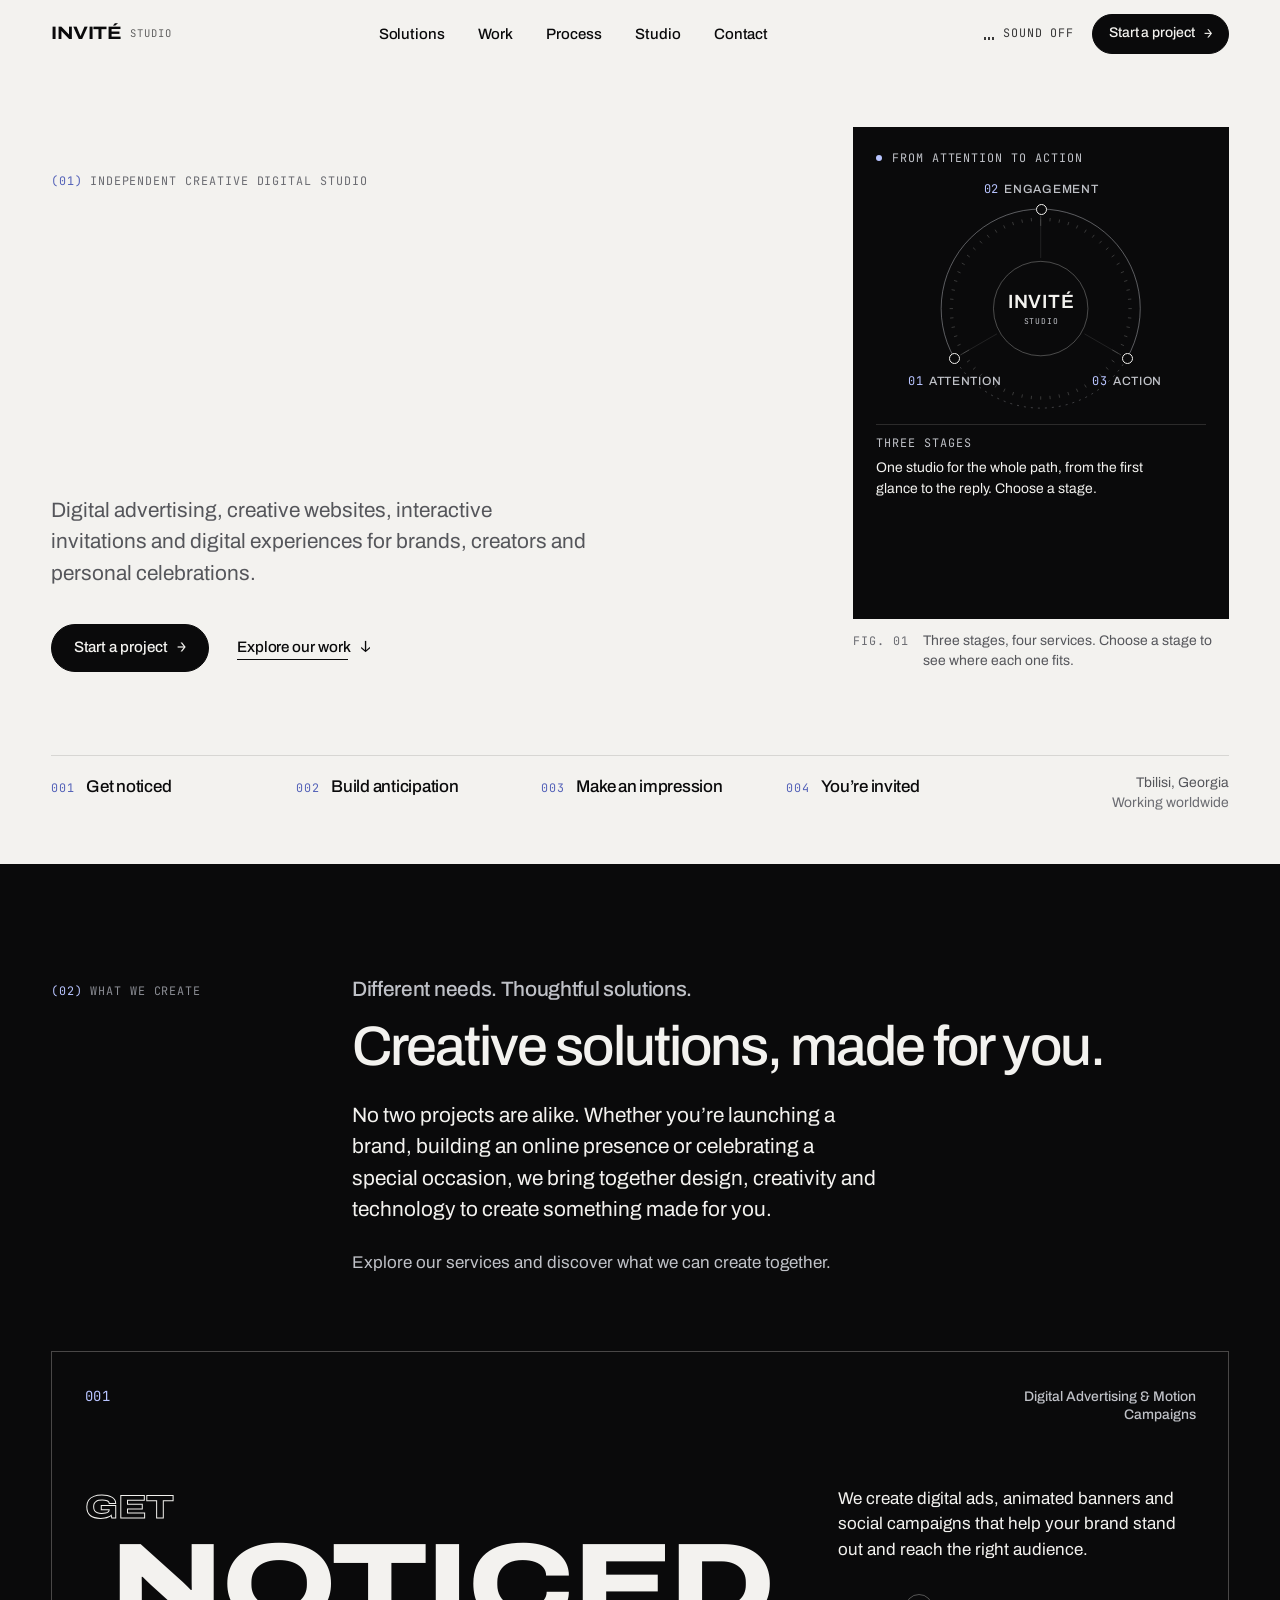
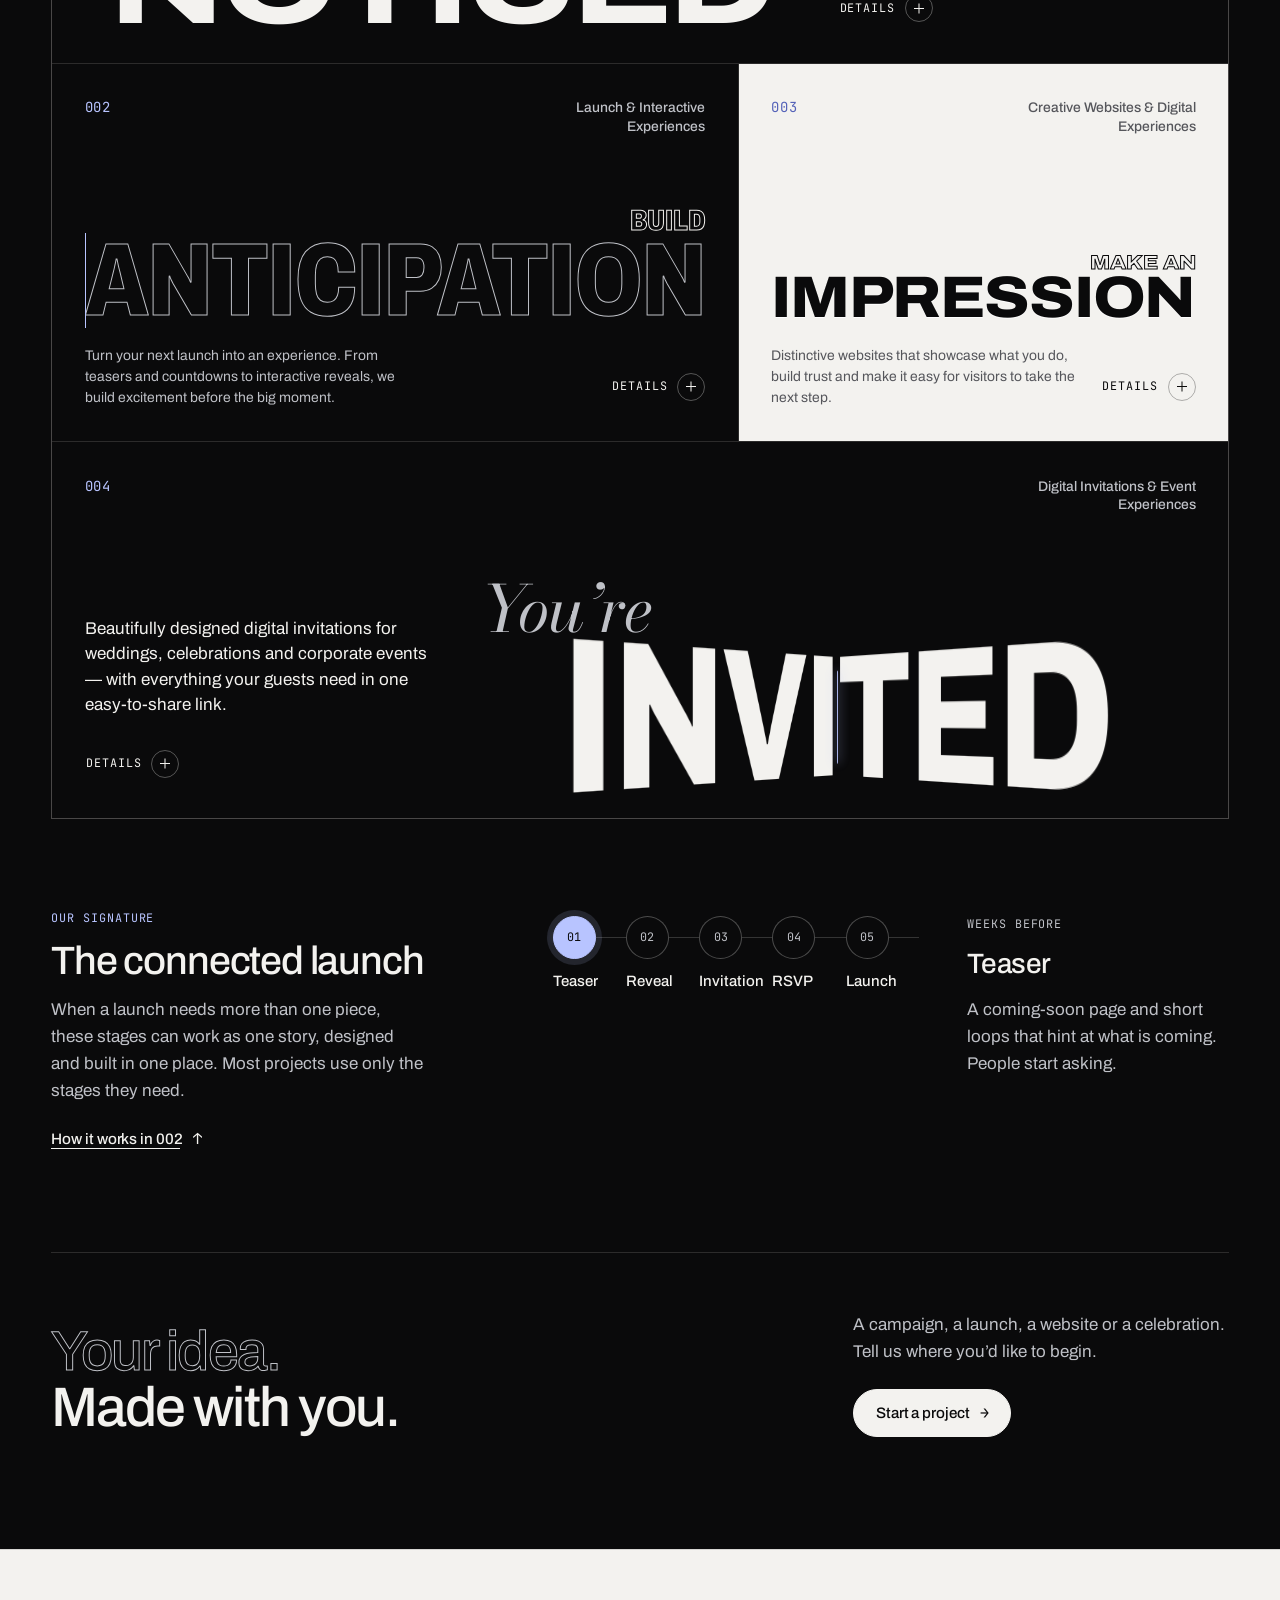
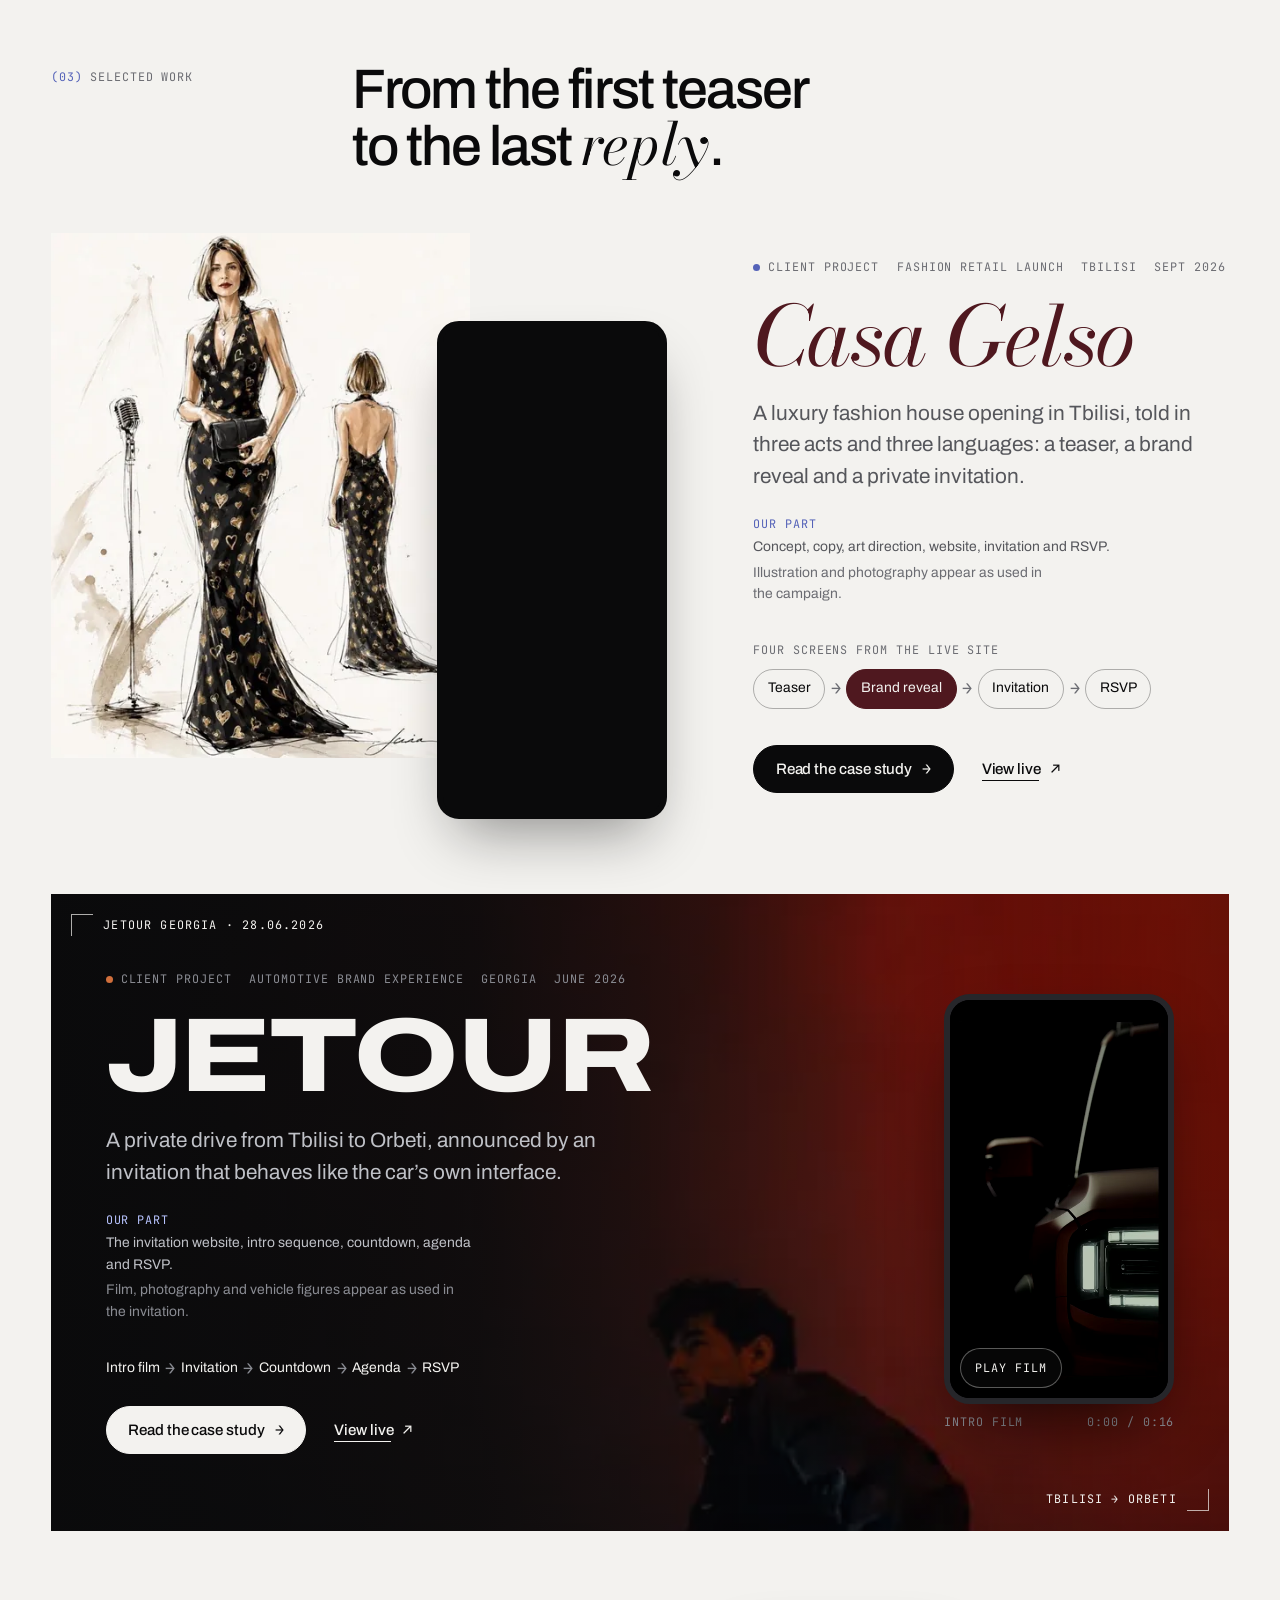
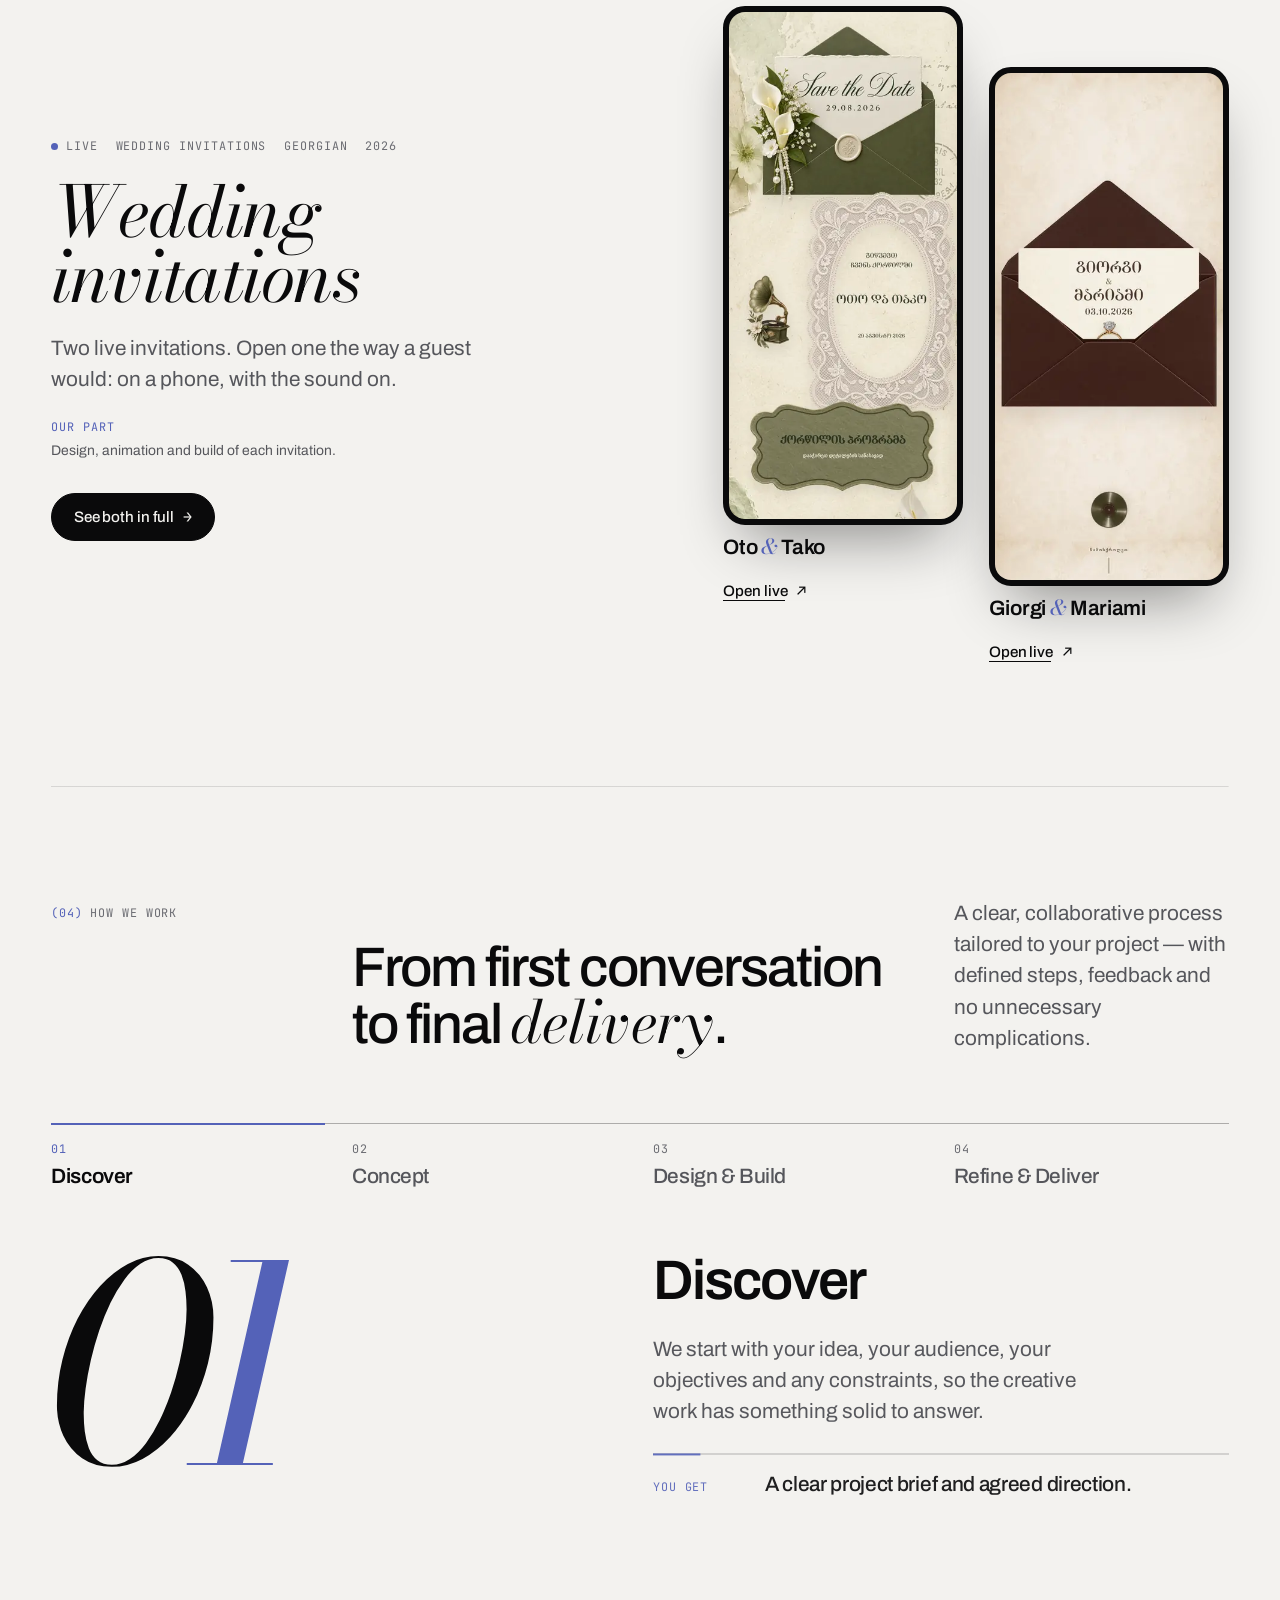
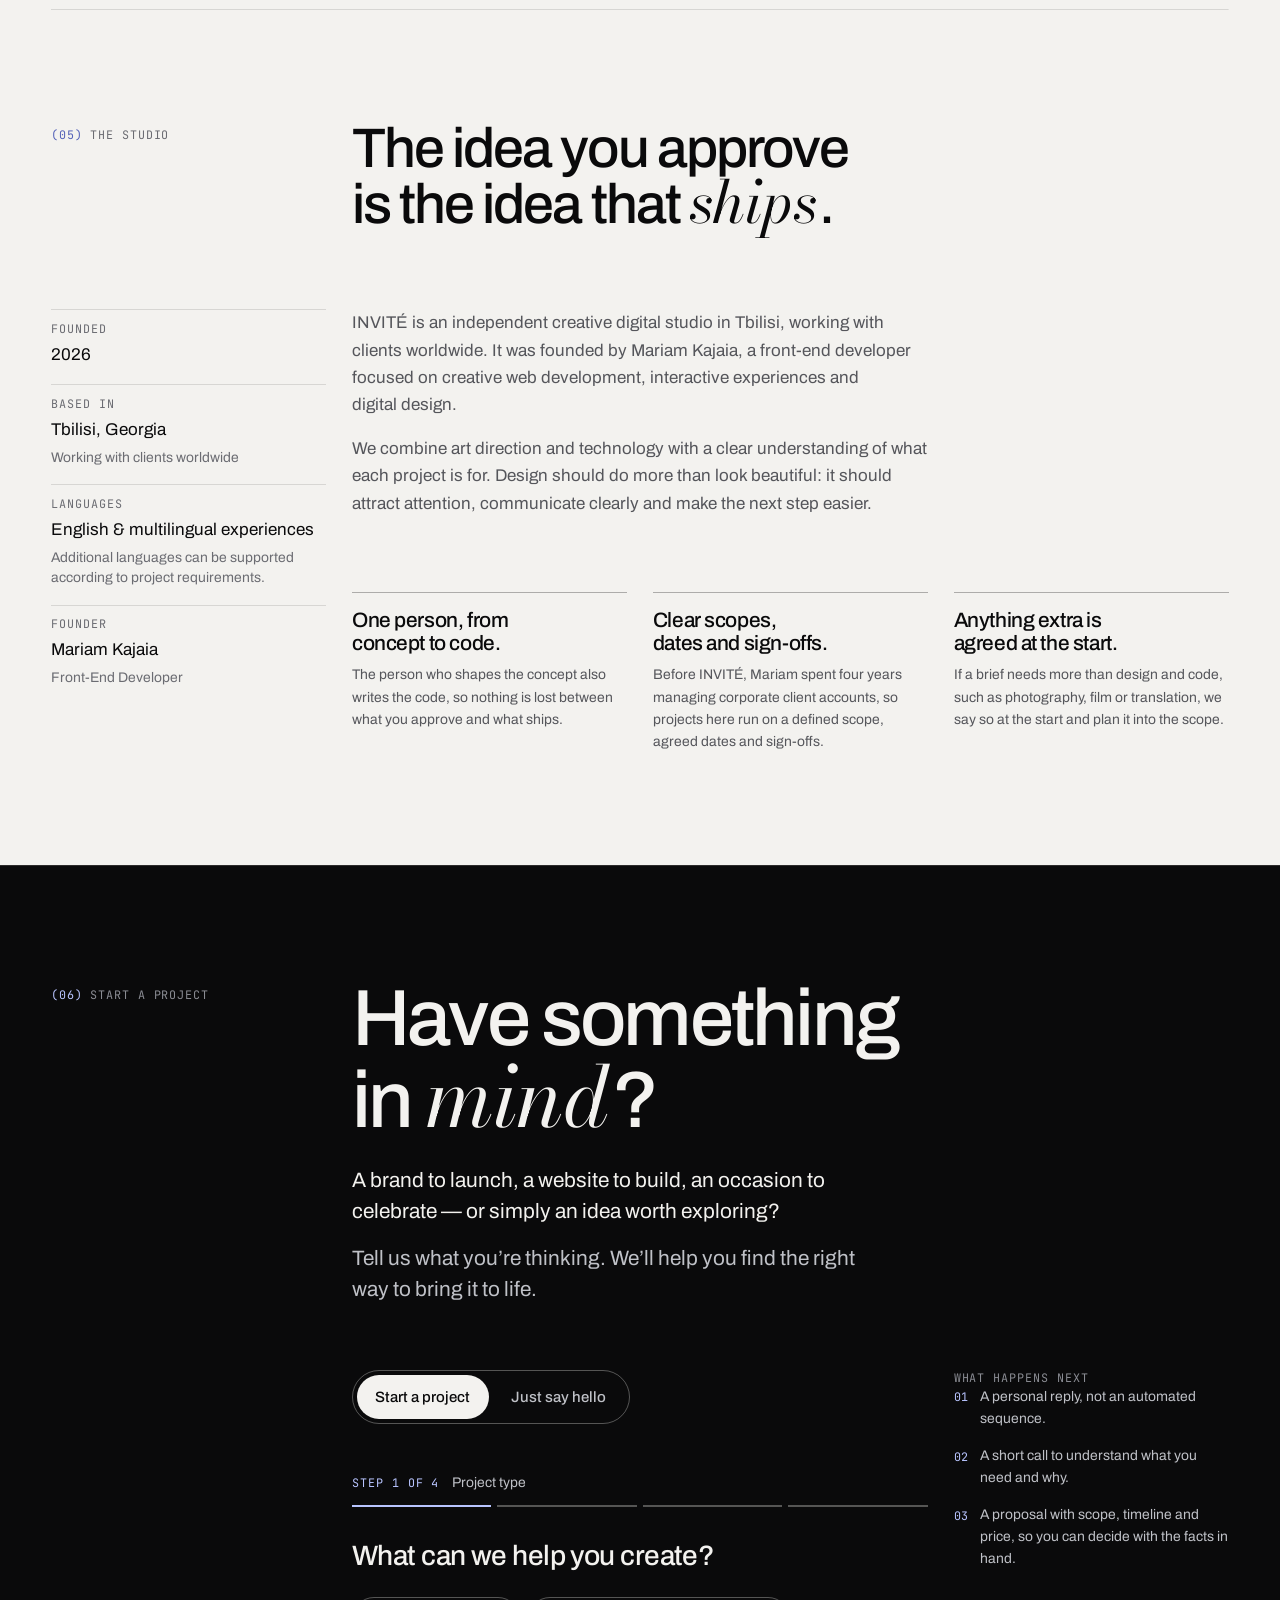
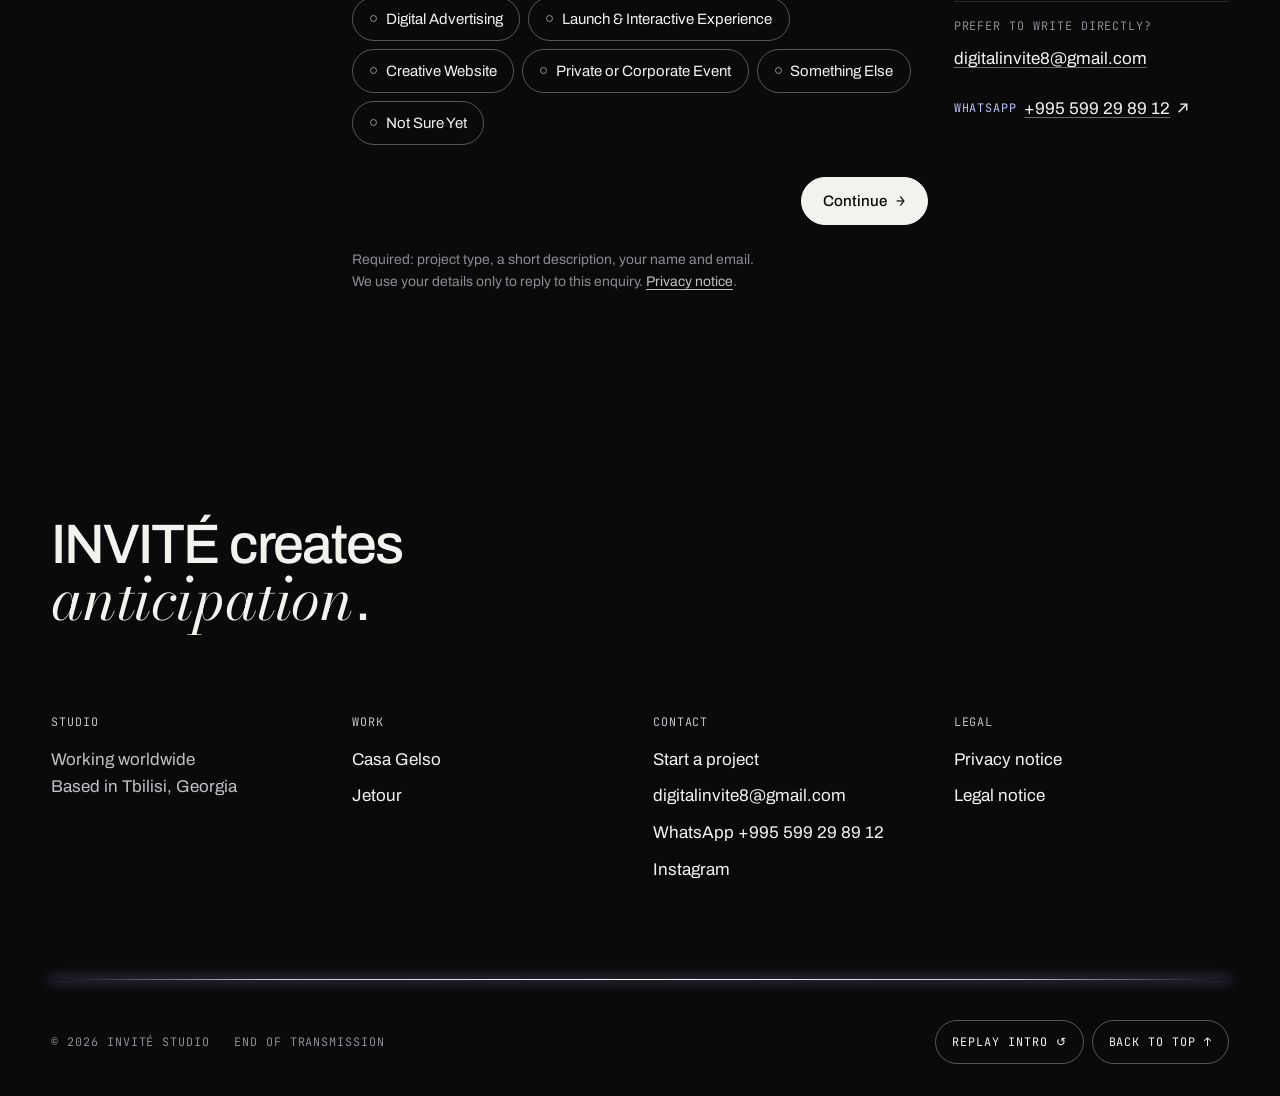
<file: index.html>
<!doctype html>
<html lang="en" class="no-js">
<head>
<meta charset="utf-8">
<meta name="viewport" content="width=device-width, initial-scale=1, viewport-fit=cover">
<title>INVITÉ Studio — Creative digital studio, from attention to action</title>
<meta name="description" content="Independent creative digital studio in Tbilisi. Digital advertising, creative websites, interactive invitations and digital experiences for brands, creators and personal celebrations.">
<link rel="canonical" href="https://invitee.ge/">
<meta name="theme-color" content="#F3F2EF">
<meta property="og:type" content="website">
<meta property="og:site_name" content="INVITÉ Studio">
<meta property="og:title" content="INVITÉ Studio — Creative digital studio, from attention to action">
<meta property="og:description" content="Digital advertising, creative websites, interactive invitations and digital experiences for brands, creators and personal celebrations.">
<meta property="og:url" content="https://invitee.ge/">
<meta property="og:image" content="https://invitee.ge/assets/img/og/og-home.jpg">
<meta property="og:image:width" content="1200">
<meta property="og:image:height" content="630">
<meta property="og:image:alt" content="INVITÉ Studio wordmark resolving out of a broken television signal into a line of light.">
<meta name="twitter:card" content="summary_large_image">
<link rel="icon" href="assets/icons/favicon.svg" type="image/svg+xml">
<link rel="icon" href="assets/icons/favicon-32.png" sizes="32x32" type="image/png">
<link rel="apple-touch-icon" href="assets/icons/apple-touch-icon.png">
<link rel="manifest" href="site.webmanifest">
<link rel="preload" href="assets/fonts/archivo-var.woff2" as="font" type="font/woff2" crossorigin>
<link rel="preload" href="assets/fonts/bodoni-moda-italic-var.woff2" as="font" type="font/woff2" crossorigin>
<link rel="stylesheet" href="css/fonts.css">
<link rel="stylesheet" href="css/tokens.css">
<link rel="stylesheet" href="css/base.css">
<link rel="stylesheet" href="css/components.css">
<link rel="stylesheet" href="css/intro.css">
<link rel="stylesheet" href="css/home.css">
<link rel="stylesheet" href="css/solutions.css">
<link rel="stylesheet" href="css/catalog.css">
<script>
  /* Decide before first paint whether the signal intro plays: full (about 2.8 s, about 2 s on a phone) on a first visit, short
     (about 1.2 s) for returning visitors and on reload. It stays off for links to a section (#contact), for
     the way back from another page of this site, and with ?intro=off. ?intro=classic plays the earlier
     5.7 s version for comparison. Kept inline so there is no flash.
     (Reduced motion still gets the intro, as a still frame: see js/intro/IntroExperience.js.) */
  (function () {
    var d = document.documentElement;
    d.className = d.className.replace('no-js', 'js');
    var mode = 'none';
    try {
      var q = new URLSearchParams(location.search).get('intro');
      var seen = null; try { seen = localStorage.getItem('invite.intro.seen'); } catch (e) {}
      var nav = (performance.getEntriesByType && performance.getEntriesByType('navigation')[0]) || {};
      var internal = false;
      try { var r = document.referrer && new URL(document.referrer); internal = !!r && r.origin === location.origin && r.pathname !== location.pathname; } catch (e) {}
      mode = q === 'off' ? 'none' : q === 'full' ? 'full' : q === 'short' ? 'short' : q === 'classic' ? 'classic'
           : location.hash.length > 1 || nav.type === 'back_forward' || internal ? 'none'
           : seen ? 'short' : 'full';
    } catch (e) { mode = 'none'; }
    d.setAttribute('data-intro', mode);
    if (mode !== 'none') d.classList.add('intro-active');
  })();
</script>
<script type="application/ld+json">
{
  "@context": "https://schema.org",
  "@type": "ProfessionalService",
  "@id": "https://invitee.ge/#studio",
  "name": "INVITÉ Studio",
  "alternateName": "INVITÉ",
  "url": "https://invitee.ge/",
  "logo": "https://invitee.ge/assets/icons/icon-512.png",
  "image": "https://invitee.ge/assets/img/og/og-home.jpg",
  "description": "Independent creative digital studio in Tbilisi creating digital advertising and motion campaigns, launch and interactive experiences, creative websites, and digital invitations and event experiences for brands, creators and personal celebrations.",
  "foundingDate": "2026",
  "founder": { "@type": "Person", "name": "Mariam Kajaia" },
  "telephone": "+995 599 29 89 12",
  "address": { "@type": "PostalAddress", "addressLocality": "Tbilisi", "addressCountry": "GE" },
  "areaServed": "Worldwide",
  "knowsLanguage": ["en", "ka"],
  "makesOffer": [
    { "@type": "Offer", "itemOffered": { "@type": "Service", "name": "Digital advertising and motion campaigns" } },
    { "@type": "Offer", "itemOffered": { "@type": "Service", "name": "Launch and interactive experiences" } },
    { "@type": "Offer", "itemOffered": { "@type": "Service", "name": "Creative websites and digital experiences" } },
    { "@type": "Offer", "itemOffered": { "@type": "Service", "name": "Digital invitations and event experiences" } }
  ]
}
</script>
<script src="vendor/gsap.min.js" defer></script>
<script type="module" src="js/main.js"></script>
<script>
  /* Opened straight from a folder (file://)? Browsers block modules and web fonts there, so load
     the single-file copy of the scripts and the embedded fonts instead (made by tools/build-offline.py).
     The live site never uses them. */
  if (location.protocol === 'file:') (function (d) {
    var l = d.createElement('link'); l.rel = 'stylesheet'; l.href = 'css/fonts-offline.css'; d.head.appendChild(l);
    var s = d.createElement('script'); s.src = 'js/offline.js'; d.head.appendChild(s);
  })(document);
</script>
</head>
<body data-page="home">
<a class="skip-link" href="#main">Skip to content</a>

<!-- ═══ Signature intro: the broken television ═══ -->
<dialog class="intro" id="intro" hidden aria-labelledby="intro-title" aria-describedby="intro-status">
  <h2 class="sr-only" id="intro-title">Opening transmission</h2>
  <p class="sr-only" id="intro-status" aria-live="polite">A broken television tunes in and shows the name INVITÉ.</p>
  <div class="intro__screen" data-intro-screen aria-hidden="true"></div>
  <div class="intro__static" aria-hidden="true"><span class="intro__static-word">INVITÉ</span></div>
  <div class="intro__glass" aria-hidden="true"></div>
  <div class="intro__light" data-intro-light aria-hidden="true"></div>
  <p class="intro__brand label" aria-hidden="true">INVITÉ Studio · Transmission</p>
  <div class="intro__controls">
    <button class="btn" type="button" data-sound-toggle aria-pressed="false"><span class="sound-dot" aria-hidden="true"></span><span data-sound-label>Sound off</span></button>
    <button class="btn" type="button" data-intro-skip autofocus>Skip intro <span class="arr" aria-hidden="true">→</span></button>
  </div>
</dialog>
<script>
  /* Opens the intro immediately. If the experience script never takes over (slow network, blocked
     scripts), Skip, Escape and a 6 s failsafe still release the page, and the intro then stays off
     for this visit instead of starting late. */
  (function () {
    var d = document.documentElement, dlg = document.getElementById('intro');
    if (!dlg || d.getAttribute('data-intro') === 'none') return;
    function release() {
      if (window.__introOwned) return;
      try { dlg.close(); } catch (e) {}
      dlg.hidden = true; d.classList.remove('intro-active'); d.setAttribute('data-intro', 'none');
    }
    dlg.hidden = false;
    try { dlg.showModal(); } catch (e) { dlg.setAttribute('open', ''); }
    dlg.querySelector('[data-intro-skip]').addEventListener('click', release);
    dlg.addEventListener('cancel', function (e) { if (!window.__introOwned) { e.preventDefault(); release(); } });
    setTimeout(release, 6000);
  })();
</script>

<!-- ═══ Header ═══ -->
<header class="site-header" data-header>
  <div class="site-header__inner container">
    <a class="wordmark" href="#top" aria-label="INVITÉ Studio, back to top">INVITÉ<span class="wordmark__studio" aria-hidden="true">Studio</span></a>
    <nav class="primary-nav" aria-label="Primary">
      <ul>
        <li><a href="#solutions">Solutions</a></li>
        <li><a href="#work">Work</a></li>
        <li><a href="#process">Process</a></li>
        <li><a href="#studio">Studio</a></li>
        <li><a href="#contact">Contact</a></li>
      </ul>
    </nav>
    <div class="site-header__actions">
      <button class="sound-toggle" type="button" data-sound-toggle aria-pressed="false"><span class="eq" aria-hidden="true"><i></i><i></i><i></i></span><span class="sound-toggle__label" data-sound-label>Sound off</span></button>
      <a class="btn btn--primary btn--sm btn--start" href="#contact" data-start-project>Start a project <span class="arr" aria-hidden="true">→</span></a>
      <button class="menu-toggle" type="button" aria-haspopup="dialog" aria-controls="menu" aria-expanded="false" data-menu-open>Menu</button>
    </div>
  </div>
</header>

<dialog class="menu" id="menu" aria-label="Menu">
  <div class="menu__top">
    <span class="wordmark" aria-hidden="true">INVITÉ</span>
    <button class="menu__close" type="button" data-menu-close>Close</button>
  </div>
  <nav class="menu__nav" aria-label="Menu">
    <ol>
      <li><a href="#solutions" data-menu-link>Solutions</a></li>
      <li><a href="#work" data-menu-link>Work</a></li>
      <li><a href="#process" data-menu-link>Process</a></li>
      <li><a href="#studio" data-menu-link>Studio</a></li>
      <li><a href="#contact" data-menu-link>Contact</a></li>
    </ol>
  </nav>
  <div class="menu__foot">
    <a class="btn btn--primary" href="#contact" data-menu-link data-start-project>Start a project <span class="arr" aria-hidden="true">→</span></a>
    <div class="menu__row">
      <button type="button" data-sound-toggle aria-pressed="false"><span data-sound-label>Sound off</span></button>
      <button type="button" data-replay-intro>Replay intro ↺</button>
    </div>
  </div>
</dialog>

<main id="main" tabindex="-1">

  <!-- ═══ 01 · Hero ═══
       "Where ideas become experiences." is set as one drawing in three lines (css/home.css): "Where ideas" and "experiences."
       on the left edge, and the pivot, "become", stepped in under "ideas". Each line stays whole (nothing wraps), and the
       size follows the width of the column, so it fits from a 320 px phone to a wide desktop.
       One primary action (Start a project) and one quiet one (Explore our work).
       The orbit (Fig. 01) and the four service links share one state: js/hero/ConnectedDiagram.js. -->
  <section class="hero container" id="top" aria-labelledby="hero-title">
    <div class="hero__grid">
      <div class="hero__copy">
        <p class="label section-id hero__eyebrow"><span class="section-id__num">(01)</span><span>Independent creative digital studio</span></p>
        <h1 class="display hero__title" id="hero-title" data-hero-title>
          <span class="hero__line">Where ideas</span>
          <span class="hero__line">become</span>
          <span class="hero__line"><em>experiences</em>.</span>
        </h1>
        <p class="lead hero__lead">Digital advertising, creative websites, interactive invitations and digital experiences for brands, creators and personal celebrations.</p>
        <div class="hero__actions">
          <a class="btn btn--primary" href="#contact" data-start-project>Start a project <span class="arr" aria-hidden="true">→</span></a>
          <a class="btn btn--text" href="#work">Explore our work <span class="arr arr--down" aria-hidden="true">↓</span></a>
        </div>
      </div>
      <figure class="hero__visual cx" data-cx data-state="idle" aria-labelledby="cx-title">
        <div class="cx__panel">
          <p class="cx__head label" id="cx-title">From attention to action</p>
          <div class="cx__stage">
            <svg class="cx__svg" viewBox="0 44 400 292" aria-hidden="true" focusable="false">
              <path class="cx__ticks" d="M200 102L200 90M210.87 96.57L211.29 92.59M221.62 98.27L222.45 94.36M232.14 101.09L233.37 97.29M242.3 104.99L243.93 101.34M252 109.93L254 106.47M261.13 115.86L263.48 112.63M269.59 122.71L272.27 119.74M277.29 130.41L280.26 127.73M284.14 138.87L287.37 136.52M290.07 148L293.53 146M295.01 157.7L298.66 156.07M298.91 167.86L302.71 166.63M301.73 178.38L305.64 177.55M303.43 189.13L307.41 188.71M304 200L308 200M303.43 210.87L307.41 211.29M301.73 221.62L305.64 222.45M298.91 232.14L302.71 233.37M295.01 242.3L298.66 243.93M284.87 249L295.26 255M284.14 261.13L287.37 263.48M277.29 269.59L280.26 272.27M269.59 277.29L272.27 280.26M261.13 284.14L263.48 287.37M252 290.07L254 293.53M242.3 295.01L243.93 298.66M232.14 298.91L233.37 302.71M221.62 301.73L222.45 305.64M210.87 303.43L211.29 307.41M200 304L200 308M189.13 303.43L188.71 307.41M178.38 301.73L177.55 305.64M167.86 298.91L166.63 302.71M157.7 295.01L156.07 298.66M148 290.07L146 293.53M138.87 284.14L136.52 287.37M130.41 277.29L127.73 280.26M122.71 269.59L119.74 272.27M115.86 261.13L112.63 263.48M115.13 249L104.74 255M104.99 242.3L101.34 243.93M101.09 232.14L97.29 233.37M98.27 221.62L94.36 222.45M96.57 210.87L92.59 211.29M96 200L92 200M96.57 189.13L92.59 188.71M98.27 178.38L94.36 177.55M101.09 167.86L97.29 166.63M104.99 157.7L101.34 156.07M109.93 148L106.47 146M115.86 138.87L112.63 136.52M122.71 130.41L119.74 127.73M130.41 122.71L127.73 119.74M138.87 115.86L136.52 112.63M148 109.93L146 106.47M157.7 104.99L156.07 101.34M167.86 101.09L166.63 97.29M178.38 98.27L177.55 94.36M189.13 96.57L188.71 92.59"/>
              <circle class="cx__core" cx="200" cy="200" r="56"/>
              <line class="cx__spoke" data-cx-spoke="0" x1="148.04" y1="230" x2="108.2" y2="253"/><line class="cx__spoke" data-cx-spoke="1" x1="200" y1="140" x2="200" y2="94"/><line class="cx__spoke" data-cx-spoke="2" x1="251.96" y1="230" x2="291.8" y2="253"/>
              <path class="cx__gap" d="M302.19 259A118 118 0 0 1 97.81 259"/>
              <path class="cx__track" d="M97.81 259A118 118 0 1 1 302.19 259"/>
              <path class="cx__progress" data-cx-progress d="M97.81 259A118 118 0 1 1 302.19 259" pathLength="100"/>
              <path class="cx__trail" data-cx-trail d=""/>
              <circle class="cx__signal" data-cx-signal cx="97.81" cy="259" r="3.2"/>
              <g class="cx__glyphs" transform="translate(200 200)">
                <g class="cx__glyph" data-cx-glyph="0">
                  <path class="g g--frame" d="M-27 -15V-27H-15M15 -27H27V-15M27 15V27H15M-15 27H-27V15"/>
                  <circle class="g cx__fill" r="3"/>
                </g>
                <g class="cx__glyph" data-cx-glyph="1">
                  <circle class="g g--ring" style="--o:.95" r="11"/>
                  <circle class="g g--ring" style="--o:.6" r="22"/>
                  <circle class="g g--ring" style="--o:.32" r="33"/>
                </g>
                <g class="cx__glyph" data-cx-glyph="2">
                  <circle class="g g--disc cx__fill" r="36"/>
                  <path class="g g--arrow" d="M-12 12L12 -12M-9 -12H12V9"/>
                </g>
              </g>
            </svg>
            <p class="cx__centre" aria-hidden="true"><span class="cx__brand">INVITÉ</span><span class="cx__sub">Studio</span></p>
            <button class="cx__node" type="button" data-cx-node="0" data-side="bottom" style="--x:24.45%;--y:73.63%" aria-pressed="false" aria-describedby="cx-info"><span class="cx__dot" aria-hidden="true"></span><span class="cx__label"><span class="cx__num">01</span> Attention</span><span class="sr-only">: designed to attract. Digital advertising and motion campaigns.</span></button>
            <button class="cx__node" type="button" data-cx-node="1" data-side="top" style="--x:50%;--y:13.01%" aria-pressed="false" aria-describedby="cx-info"><span class="cx__dot" aria-hidden="true"></span><span class="cx__label"><span class="cx__num">02</span> Engagement</span><span class="sr-only">: built to engage. Launch and interactive experiences.</span></button>
            <button class="cx__node" type="button" data-cx-node="2" data-side="bottom" style="--x:75.55%;--y:73.63%" aria-pressed="false" aria-describedby="cx-info"><span class="cx__dot" aria-hidden="true"></span><span class="cx__label"><span class="cx__num">03</span> Action</span><span class="sr-only">: made for action. Creative websites and digital invitations.</span></button>
          </div>
          <div class="cx__info" id="cx-info" aria-live="off">
            <p class="cx__kicker label"><span class="cx__kicker-num" data-cx-num></span><span data-cx-name>Three stages</span></p>
            <p class="cx__desc" data-cx-desc>One studio for the whole path, from the first glance to the reply. Choose a stage.</p>
            <p class="cx__links" data-cx-links></p>
          </div>
        </div>
        <figcaption class="hero__caption cx__caption"><span class="label">Fig. 01</span><span>Three stages, four services. Choose a stage to see where each one fits.</span></figcaption>
      </figure>
    </div>
    <ul class="meta-strip" aria-label="The four services">
      <!-- solutions:strip -->
      <li><a href="#solution-get-noticed" data-cx-service="get-noticed"><span class="meta-strip__num">001</span><span class="meta-strip__name">Get noticed</span></a></li>
      <li><a href="#solution-build-anticipation" data-cx-service="build-anticipation"><span class="meta-strip__num">002</span><span class="meta-strip__name">Build anticipation</span></a></li>
      <li><a href="#solution-make-an-impression" data-cx-service="make-an-impression"><span class="meta-strip__num">003</span><span class="meta-strip__name">Make an impression</span></a></li>
      <li><a href="#solution-youre-invited" data-cx-service="youre-invited"><span class="meta-strip__num">004</span><span class="meta-strip__name">You’re invited</span></a></li>
      <!-- /solutions:strip -->
      <li class="meta-strip__where">Tbilisi, Georgia<span>Working worldwide</span></li>
    </ul>
  </section>

  <!-- ═══ Creative Solutions ═══
       The four tiles, their details and each service's project catalog are generated from
       js/solutions/solutions.js and js/solutions/projects.js by tools/render-solutions.mjs:
       edit the data there, not the markup between the markers. -->
  <section class="section solutions theme-dark" id="solutions" aria-labelledby="solutions-title">
    <div class="container">
      <header class="section-head solutions__head">
        <p class="label section-id"><span class="section-id__num">(02)</span><span>What we create</span></p>
        <h2 class="display title-l solutions__title section-head__title" id="solutions-title"><span class="solutions__kicker">Different needs. Thoughtful solutions.</span> <span class="solutions__answer">Creative solutions, made for you.</span></h2>
        <div class="solutions__intro section-head__aside">
          <p class="lead">No two projects are alike. Whether you’re launching a brand, building an online presence or celebrating a special occasion, we bring together design, creativity and technology to create something made for you.</p>
          <p class="solutions__thesis">Explore our services and discover what we can create together.</p>
        </div>
      </header>

      <div class="sol-mosaic" data-solutions>
      <!-- solutions:mosaic -->
      <article class="sol sol--frame sol--pos1" id="solution-get-noticed" data-solution="get-noticed" data-motion="frame" aria-labelledby="solution-get-noticed-title">
        <div class="sol__meta">
          <span class="sol__num">001</span>
          <p class="sol__category">Digital Advertising &amp; Motion Campaigns</p>
        </div>
        <h3 class="sol__title" id="solution-get-noticed-title">
          <span class="sr-only">Get noticed</span>
          <span class="sol__art" aria-hidden="true" style="--stretch:125%;--fit:17.27">
            <span class="sol__line sol__line--setup sol__line--start"><span class="setup">Get</span></span>
            <span class="sol__line sol__line--payoff"><span class="fit">noticed</span><i class="sol__mark sol__mark--tl"></i><i class="sol__mark sol__mark--tr"></i><i class="sol__mark sol__mark--bl"></i><i class="sol__mark sol__mark--br"></i></span>
          </span>
        </h3>
        <div class="sol__foot">
          <p class="sol__summary">We create digital ads, animated banners and social campaigns that help your brand stand out and reach the right audience.</p>
          <button class="sol__toggle" type="button" aria-expanded="false" aria-controls="solution-get-noticed-details" data-sol-toggle>
            <span class="sol__toggle-label">Details</span><span class="sr-only"> about get noticed</span><i class="sol__toggle-icon" aria-hidden="true"></i>
          </button>
        </div>
      </article>
      <div class="sol-detail" id="solution-get-noticed-details" data-sol-detail="get-noticed" role="region" aria-labelledby="solution-get-noticed-title">
        <div class="sol-detail__inner">
          <div class="sol-detail__head">
            <button class="sol-detail__close" type="button" data-sol-close>Close <span aria-hidden="true">×</span><span class="sr-only"> details about get noticed</span></button>
          </div>
          <div class="sol-detail__grid">
            <div class="sol-detail__value">
              <p class="sol__value">A campaign worth noticing.</p>
              <a class="btn btn--text sol-detail__contact" href="#contact" data-start-project data-category="Digital Advertising">Start a project like this <span class="arr" aria-hidden="true">→</span></a>
              <div class="sol__extras" data-sol-extras></div>
            </div>
            <div class="sol-detail__col">
              <h4 class="label">What it is</h4>
              <div class="sol__text"><p>We design and produce digital advertising for brands, products and services, from animated banners and short motion ads to social creatives. Each campaign is built around your brand, your audience, the platform it runs on and the message it needs to carry.</p></div>
            </div>
            <div class="sol-detail__col">
              <h4 class="label">Why it works</h4>
              <div class="sol__text"><p>People give an ad a few seconds, on platforms that each have their own formats. We design for that moment: one clear message, motion where it helps, and a version made for every placement.</p></div>
            </div>
            <div class="sol-detail__col">
              <h4 class="label">What we can include</h4>
              <ul class="sol__list" role="list"><li>Animated HTML5 display banners</li><li>Banners in multiple sizes, in vertical, square and landscape formats</li><li>6–15 second motion ads</li><li>Social media ad creatives</li><li>Product and service promotional campaigns</li><li>Campaign key visuals</li><li>Campaign motion graphics</li><li>AI-assisted product and campaign visuals</li><li>Adaptations for different digital placements</li></ul>
            </div>
          </div>
          <div class="sol-detail__foot sol-detail__foot--empty" data-sol-catalog-empty>
            <div class="catalog-note">
              <p class="catalog-note__title">No projects to show here yet.</p>
              <p class="catalog-note__text">We only list work that exists, and none of it is an advertising campaign yet. If you have a campaign in mind, tell us about it.</p>
            </div>
            <a class="btn btn--primary" href="#contact" data-start-project data-category="Digital Advertising">Start a project <span class="arr" aria-hidden="true">→</span></a>
          </div>
        </div>
      </div>

      <article class="sol sol--build sol--pos2" id="solution-build-anticipation" data-solution="build-anticipation" data-motion="build" aria-labelledby="solution-build-anticipation-title">
        <div class="sol__meta">
          <span class="sol__num">002</span>
          <p class="sol__category">Launch &amp; Interactive Experiences</p>
        </div>
        <h3 class="sol__title" id="solution-build-anticipation-title">
          <span class="sr-only">Build anticipation</span>
          <span class="sol__art" aria-hidden="true" style="--stretch:80%;--fit:16.66">
            <span class="sol__line sol__line--setup sol__line--end"><span class="setup">Build</span></span>
            <span class="sol__line sol__line--payoff"><span class="fit fit--outline">anticipation</span><span class="fit fit--fill">anticipation</span><i class="sol__edge"></i></span>
          </span>
        </h3>
        <div class="sol__foot">
          <p class="sol__summary">Turn your next launch into an experience. From teasers and countdowns to interactive reveals, we build excitement before the big moment.</p>
          <button class="sol__toggle" type="button" aria-expanded="false" aria-controls="solution-build-anticipation-details" data-sol-toggle>
            <span class="sol__toggle-label">Details</span><span class="sr-only"> about build anticipation</span><i class="sol__toggle-icon" aria-hidden="true"></i>
          </button>
        </div>
      </article>
      <div class="sol-detail" id="solution-build-anticipation-details" data-sol-detail="build-anticipation" role="region" aria-labelledby="solution-build-anticipation-title">
        <div class="sol-detail__inner">
          <div class="sol-detail__head">
            <button class="sol-detail__close" type="button" data-sol-close>Close <span aria-hidden="true">×</span><span class="sr-only"> details about build anticipation</span></button>
          </div>
          <div class="sol-detail__grid">
            <div class="sol-detail__value">
              <p class="sol__value">A launch worth waiting for.</p>
              <a class="btn btn--text sol-detail__contact" href="#contact" data-start-project data-category="Launch &amp; Interactive Experience">Start a project like this <span class="arr" aria-hidden="true">→</span></a>
              <div class="sol__extras" data-sol-extras></div>
            </div>
            <div class="sol-detail__col">
              <h4 class="label">What it is</h4>
              <div class="sol__text"><p>We create connected experiences for the launch of a product, brand, service or campaign. They can stand alone as a microsite or combine into one story, designed and built in one place, from the first teaser to launch day.</p><p>When the launch also has a guest list, such as a private opening or a preview, the invitation and RSVP side is covered by 004 You’re Invited.</p></div>
            </div>
            <div class="sol-detail__col">
              <h4 class="label">Why it works</h4>
              <div class="sol__text"><p>Announcing a date is not enough. People need a reason to pay attention, a clear picture of what is coming and an easy way to take part. A planned experience builds interest step by step and gives the right audience one place to register.</p></div>
            </div>
            <div class="sol-detail__col">
              <h4 class="label">What we can include</h4>
              <ul class="sol__list" role="list"><li>Launch microsites for products and brands</li><li>Teaser pages and campaigns</li><li>Countdown experiences</li><li>Interactive product reveals</li><li>Scroll-driven storytelling</li><li>Interactive launch presentations</li><li>Launch registration and inquiry flows</li><li>Connected launch campaigns, from teaser to launch day</li></ul>
            </div>
          </div>
          <div class="sol-detail__foot">
            <button class="btn btn--ghost sol-detail__catalog" type="button" aria-expanded="false" aria-controls="solution-build-anticipation-catalog" data-sol-catalog-toggle>See Project Catalog <span class="arr" aria-hidden="true">→</span><span class="sr-only"> for build anticipation</span></button>
          </div>
          <section class="catalog" id="solution-build-anticipation-catalog" data-sol-catalog aria-labelledby="solution-build-anticipation-catalog-title">
            <div class="catalog__clip">
              <div class="catalog__inner">
                <header class="catalog__head">
                  <div class="catalog__heading">
                    <h4 class="display catalog__title" id="solution-build-anticipation-catalog-title" tabindex="-1">Project <em>catalog</em><span class="sr-only"> for build anticipation</span></h4>
                  </div>
                  <div class="catalog__tools">
                    <p class="label catalog__count">2 projects</p>
                    <button class="sol-detail__close catalog__close" type="button" data-sol-catalog-close>Close catalog <span aria-hidden="true">×</span><span class="sr-only"> for build anticipation</span></button>
                  </div>
                </header>
                <ul class="prows" role="list">
                  <li class="catalog__item" data-group="Fashion">
                    <article class="prow" id="solution-build-anticipation-project-casa-gelso" aria-labelledby="solution-build-anticipation-project-casa-gelso-title">
                      <a class="prow__media" href="work/casa-gelso/" tabindex="-1" aria-hidden="true"><img src="assets/img/work/casa-gelso/casa-cover-800.webp" srcset="assets/img/work/casa-gelso/casa-cover-480.webp 480w, assets/img/work/casa-gelso/casa-cover-800.webp 800w, assets/img/work/casa-gelso/casa-cover-1179.webp 1179w" sizes="(max-width: 40em) 80px, (max-width: 56.25em) 112px, 224px" width="1179" height="1475" alt="Watercolour fashion illustration from the Casa Gelso teaser: a woman in a long black gown printed with gold hearts, beside a vintage microphone." loading="lazy" decoding="async" style="object-position:50% 22%"></a>
                      <div class="prow__body">
                        <p class="prow__meta label"><span class="prow__status prow__status--live"><span class="prow__dot" aria-hidden="true"></span><span class="sr-only">Status: </span>Live</span><span class="sr-only">, </span><span>Fashion</span><span class="sr-only">, </span><span>Client project</span><span class="sr-only">, </span><span>2026</span></p>
                        <h5 class="prow__title" id="solution-build-anticipation-project-casa-gelso-title">Casa Gelso</h5>
                        <p class="prow__text">A luxury fashion house opening in Tbilisi, introduced in three acts and three languages: an illustrated teaser, a brand reveal and a private invitation with RSVP.</p>
                      </div>
                      <div class="prow__go">
                        <a class="btn btn--ghost btn--sm" href="work/casa-gelso/">View Case Study <span class="arr" aria-hidden="true">→</span><span class="sr-only">: Casa Gelso</span></a>
                        <a class="btn btn--text prow__live" href="https://digitalinvitee.github.io/casa-gelso/" target="_blank" rel="noopener">Explore Live Experience <span class="arr arr--up" aria-hidden="true">↗</span><span class="sr-only">: Casa Gelso (opens in a new tab)</span></a>
                      </div>
                    </article>
                  </li>
                  <li class="catalog__item" data-group="Automotive">
                    <article class="prow" id="solution-build-anticipation-project-jetour" aria-labelledby="solution-build-anticipation-project-jetour-title">
                      <a class="prow__media" href="work/jetour/" tabindex="-1" aria-hidden="true"><img src="assets/img/work/jetour/jetour-cover-800.webp" srcset="assets/img/work/jetour/jetour-cover-800.webp 800w, assets/img/work/jetour/jetour-cover-1280.webp 1280w, assets/img/work/jetour/jetour-cover-1704.webp 1704w" sizes="(max-width: 40em) 80px, (max-width: 56.25em) 112px, 224px" width="1704" height="923" alt="A driver leaning on a red Jetour under studio light, from the campaign imagery used in the invitation." loading="lazy" decoding="async" style="object-position:62% 40%"></a>
                      <div class="prow__body">
                        <p class="prow__meta label"><span class="prow__status prow__status--live"><span class="prow__dot" aria-hidden="true"></span><span class="sr-only">Status: </span>Live</span><span class="sr-only">, </span><span>Automotive</span><span class="sr-only">, </span><span>Client project</span><span class="sr-only">, </span><span>2026</span></p>
                        <h5 class="prow__title" id="solution-build-anticipation-project-jetour-title">JETOUR</h5>
                        <p class="prow__text">A private drive from Tbilisi to Orbeti, announced by a bilingual invitation that behaves like the car&#39;s own display: a timed intro film, a live countdown, the agenda and a two-path RSVP.</p>
                      </div>
                      <div class="prow__go">
                        <a class="btn btn--ghost btn--sm" href="work/jetour/">View Case Study <span class="arr" aria-hidden="true">→</span><span class="sr-only">: JETOUR</span></a>
                        <a class="btn btn--text prow__live" href="https://digitalinvitee.github.io/JETOUR/" target="_blank" rel="noopener">Explore Live Experience <span class="arr arr--up" aria-hidden="true">↗</span><span class="sr-only">: JETOUR (opens in a new tab)</span></a>
                      </div>
                    </article>
                  </li>
                </ul>
                <div class="catalog__end">
                  <div class="catalog__end-copy">
                    <p class="catalog__end-title">Have a project in mind?</p>
                    <p class="catalog__end-text">Let’s create something together.</p>
                  </div>
                  <div class="catalog__end-actions">
                    <a class="btn btn--primary" href="#contact" data-start-project data-category="Launch &amp; Interactive Experience">Start a project <span class="arr" aria-hidden="true">→</span></a>
                    <button class="btn btn--text catalog__close-end" type="button" data-sol-catalog-close>Close catalog <span class="arr" aria-hidden="true">↑</span><span class="sr-only"> for build anticipation</span></button>
                  </div>
                </div>
              </div>
            </div>
          </section>
        </div>
      </div>

      <article class="sol sol--press sol--pos3" id="solution-make-an-impression" data-solution="make-an-impression" data-motion="press" aria-labelledby="solution-make-an-impression-title">
        <div class="sol__meta">
          <span class="sol__num">003</span>
          <p class="sol__category">Creative Websites &amp; Digital Experiences</p>
        </div>
        <h3 class="sol__title" id="solution-make-an-impression-title">
          <span class="sr-only">Make an impression</span>
          <span class="sol__art" aria-hidden="true" style="--stretch:112%;--fit:13.77">
            <span class="sol__line sol__line--setup sol__line--end"><span class="setup">Make an</span></span>
            <span class="sol__line sol__line--payoff"><span class="fit">impression</span></span>
          </span>
        </h3>
        <div class="sol__foot">
          <p class="sol__summary">Distinctive websites that showcase what you do, build trust and make it easy for visitors to take the next step.</p>
          <button class="sol__toggle" type="button" aria-expanded="false" aria-controls="solution-make-an-impression-details" data-sol-toggle>
            <span class="sol__toggle-label">Details</span><span class="sr-only"> about make an impression</span><i class="sol__toggle-icon" aria-hidden="true"></i>
          </button>
        </div>
      </article>
      <div class="sol-detail" id="solution-make-an-impression-details" data-sol-detail="make-an-impression" role="region" aria-labelledby="solution-make-an-impression-title">
        <div class="sol-detail__inner">
          <div class="sol-detail__head">
            <button class="sol-detail__close" type="button" data-sol-close>Close <span aria-hidden="true">×</span><span class="sr-only"> details about make an impression</span></button>
          </div>
          <div class="sol-detail__grid">
            <div class="sol-detail__value">
              <p class="sol__value">A website worth remembering.</p>
              <a class="btn btn--text sol-detail__contact" href="#contact" data-start-project data-category="Creative Website">Start a project like this <span class="arr" aria-hidden="true">→</span></a>
              <div class="sol__extras" data-sol-extras></div>
            </div>
            <div class="sol-detail__col">
              <h4 class="label">What it is</h4>
              <div class="sol__text"><p>We design and develop websites that bring together identity, visual storytelling and a considered user experience: for businesses and campaigns, and for creators with a portfolio, a blog or a personal brand to present. Each one is built around your goals and the people who will visit it.</p></div>
            </div>
            <div class="sol-detail__col">
              <h4 class="label">Why it works</h4>
              <div class="sol__text"><p>A website is often the first place people meet you. Clear content, a confident design and an easy next step help visitors understand what you do, trust you and get in touch.</p></div>
            </div>
            <div class="sol-detail__col">
              <h4 class="label">What we can include</h4>
              <ul class="sol__list" role="list"><li>Business and service websites</li><li>Creator websites, personal portfolios and blogs</li><li>Campaign landing pages</li><li>Interactive product presentation pages</li><li>Digital catalogs</li><li>UI/UX design</li><li>Responsive front-end development</li><li>GSAP-powered motion interactions</li><li>Contact and inquiry forms</li><li>Affiliate integrations</li><li>A content structure that guides visitors to the next step</li></ul>
            </div>
          </div>
          <div class="sol-detail__foot">
            <button class="btn btn--ghost sol-detail__catalog" type="button" aria-expanded="false" aria-controls="solution-make-an-impression-catalog" data-sol-catalog-toggle>See Project Catalog <span class="arr" aria-hidden="true">→</span><span class="sr-only"> for make an impression</span></button>
          </div>
          <section class="catalog" id="solution-make-an-impression-catalog" data-sol-catalog aria-labelledby="solution-make-an-impression-catalog-title">
            <div class="catalog__clip">
              <div class="catalog__inner">
                <header class="catalog__head">
                  <div class="catalog__heading">
                    <h4 class="display catalog__title" id="solution-make-an-impression-catalog-title" tabindex="-1">Project <em>catalog</em><span class="sr-only"> for make an impression</span></h4>
                  </div>
                  <div class="catalog__tools">
                    <p class="label catalog__count">2 projects</p>
                    <button class="sol-detail__close catalog__close" type="button" data-sol-catalog-close>Close catalog <span aria-hidden="true">×</span><span class="sr-only"> for make an impression</span></button>
                  </div>
                </header>
                <ul class="prows" role="list">
                  <li class="catalog__item" data-group="Fashion">
                    <article class="prow" id="solution-make-an-impression-project-casa-gelso" aria-labelledby="solution-make-an-impression-project-casa-gelso-title">
                      <a class="prow__media" href="work/casa-gelso/" tabindex="-1" aria-hidden="true"><img src="assets/img/work/casa-gelso/casa-cover-800.webp" srcset="assets/img/work/casa-gelso/casa-cover-480.webp 480w, assets/img/work/casa-gelso/casa-cover-800.webp 800w, assets/img/work/casa-gelso/casa-cover-1179.webp 1179w" sizes="(max-width: 40em) 80px, (max-width: 56.25em) 112px, 224px" width="1179" height="1475" alt="Watercolour fashion illustration from the Casa Gelso teaser: a woman in a long black gown printed with gold hearts, beside a vintage microphone." loading="lazy" decoding="async" style="object-position:50% 22%"></a>
                      <div class="prow__body">
                        <p class="prow__meta label"><span class="prow__status prow__status--live"><span class="prow__dot" aria-hidden="true"></span><span class="sr-only">Status: </span>Live</span><span class="sr-only">, </span><span>Fashion</span><span class="sr-only">, </span><span>Client project</span><span class="sr-only">, </span><span>2026</span></p>
                        <h5 class="prow__title" id="solution-make-an-impression-project-casa-gelso-title">Casa Gelso</h5>
                        <p class="prow__text">A luxury fashion house opening in Tbilisi, introduced in three acts and three languages: an illustrated teaser, a brand reveal and a private invitation with RSVP.</p>
                      </div>
                      <div class="prow__go">
                        <a class="btn btn--ghost btn--sm" href="work/casa-gelso/">View Case Study <span class="arr" aria-hidden="true">→</span><span class="sr-only">: Casa Gelso</span></a>
                        <a class="btn btn--text prow__live" href="https://digitalinvitee.github.io/casa-gelso/" target="_blank" rel="noopener">Explore Live Experience <span class="arr arr--up" aria-hidden="true">↗</span><span class="sr-only">: Casa Gelso (opens in a new tab)</span></a>
                      </div>
                    </article>
                  </li>
                  <li class="catalog__item" data-group="Automotive">
                    <article class="prow" id="solution-make-an-impression-project-jetour" aria-labelledby="solution-make-an-impression-project-jetour-title">
                      <a class="prow__media" href="work/jetour/" tabindex="-1" aria-hidden="true"><img src="assets/img/work/jetour/jetour-cover-800.webp" srcset="assets/img/work/jetour/jetour-cover-800.webp 800w, assets/img/work/jetour/jetour-cover-1280.webp 1280w, assets/img/work/jetour/jetour-cover-1704.webp 1704w" sizes="(max-width: 40em) 80px, (max-width: 56.25em) 112px, 224px" width="1704" height="923" alt="A driver leaning on a red Jetour under studio light, from the campaign imagery used in the invitation." loading="lazy" decoding="async" style="object-position:62% 40%"></a>
                      <div class="prow__body">
                        <p class="prow__meta label"><span class="prow__status prow__status--live"><span class="prow__dot" aria-hidden="true"></span><span class="sr-only">Status: </span>Live</span><span class="sr-only">, </span><span>Automotive</span><span class="sr-only">, </span><span>Client project</span><span class="sr-only">, </span><span>2026</span></p>
                        <h5 class="prow__title" id="solution-make-an-impression-project-jetour-title">JETOUR</h5>
                        <p class="prow__text">A private drive from Tbilisi to Orbeti, announced by a bilingual invitation that behaves like the car&#39;s own display: a timed intro film, a live countdown, the agenda and a two-path RSVP.</p>
                      </div>
                      <div class="prow__go">
                        <a class="btn btn--ghost btn--sm" href="work/jetour/">View Case Study <span class="arr" aria-hidden="true">→</span><span class="sr-only">: JETOUR</span></a>
                        <a class="btn btn--text prow__live" href="https://digitalinvitee.github.io/JETOUR/" target="_blank" rel="noopener">Explore Live Experience <span class="arr arr--up" aria-hidden="true">↗</span><span class="sr-only">: JETOUR (opens in a new tab)</span></a>
                      </div>
                    </article>
                  </li>
                </ul>
                <div class="catalog__end">
                  <div class="catalog__end-copy">
                    <p class="catalog__end-title">Have a project in mind?</p>
                    <p class="catalog__end-text">Let’s create something together.</p>
                  </div>
                  <div class="catalog__end-actions">
                    <a class="btn btn--primary" href="#contact" data-start-project data-category="Creative Website">Start a project <span class="arr" aria-hidden="true">→</span></a>
                    <button class="btn btn--text catalog__close-end" type="button" data-sol-catalog-close>Close catalog <span class="arr" aria-hidden="true">↑</span><span class="sr-only"> for make an impression</span></button>
                  </div>
                </div>
              </div>
            </div>
          </section>
        </div>
      </div>

      <article class="sol sol--open sol--pos4" id="solution-youre-invited" data-solution="youre-invited" data-motion="open" aria-labelledby="solution-youre-invited-title">
        <div class="sol__meta">
          <span class="sol__num">004</span>
          <p class="sol__category">Digital Invitations &amp; Event Experiences</p>
        </div>
        <h3 class="sol__title" id="solution-youre-invited-title">
          <span class="sr-only">You’re invited</span>
          <span class="sol__art" aria-hidden="true" style="--stretch:100%;--fit:24">
            <span class="sol__line sol__line--setup sol__line--start"><span class="setup setup--serif">You’re</span></span>
            <span class="sol__line sol__line--payoff"><span class="fit fit--half fit--l">invited</span><span class="fit fit--half fit--r">invited</span><i class="sol__crease"></i></span>
          </span>
        </h3>
        <div class="sol__foot">
          <p class="sol__summary">Beautifully designed digital invitations for weddings, celebrations and corporate events — with everything your guests need in one easy-to-share link.</p>
          <button class="sol__toggle" type="button" aria-expanded="false" aria-controls="solution-youre-invited-details" data-sol-toggle>
            <span class="sol__toggle-label">Details</span><span class="sr-only"> about you’re invited</span><i class="sol__toggle-icon" aria-hidden="true"></i>
          </button>
        </div>
      </article>
      <div class="sol-detail" id="solution-youre-invited-details" data-sol-detail="youre-invited" role="region" aria-labelledby="solution-youre-invited-title">
        <div class="sol-detail__inner">
          <div class="sol-detail__head">
            <button class="sol-detail__close" type="button" data-sol-close>Close <span aria-hidden="true">×</span><span class="sr-only"> details about you’re invited</span></button>
          </div>
          <div class="sol-detail__grid">
            <div class="sol-detail__value">
              <p class="sol__value">An invitation worth opening.</p>
              <a class="btn btn--text sol-detail__contact" href="#contact" data-start-project data-category="Private or Corporate Event">Start a project like this <span class="arr" aria-hidden="true">→</span></a>
              <div class="sol__extras" data-sol-extras></div>
            </div>
            <div class="sol-detail__col">
              <h4 class="label">What it is</h4>
              <div class="sol__text"><p>From weddings and birthdays to private and corporate events, we create interactive digital invitations that make every occasion feel special — and keep everything guests need in one place.</p></div>
            </div>
            <div class="sol-detail__col">
              <h4 class="label">Why it works</h4>
              <div class="sol__text"><p>One beautiful link brings together the invitation, event details, maps and RSVP. Guests know where to go and how to respond, while you keep track of replies without endless messages.</p></div>
            </div>
            <div class="sol-detail__col">
              <h4 class="label">What we can include</h4>
              <ul class="sol__list" role="list"><li>Custom invitation design</li><li>Interactive animations</li><li>Event schedule</li><li>Location and maps</li><li>Dress code</li><li>Countdown</li><li>RSVP</li><li>Guest response tracking</li></ul>
              <p class="sol__note">Where feasible, an invitation can be personalized for each guest or group. We collect only the details the event needs, and agree with you where replies are stored and who can see them.</p>
            </div>
          </div>
          <div class="sol-detail__foot">
            <button class="btn btn--ghost sol-detail__catalog" type="button" aria-expanded="false" aria-controls="solution-youre-invited-catalog" data-sol-catalog-toggle>See Project Catalog <span class="arr" aria-hidden="true">→</span><span class="sr-only"> for you’re invited</span></button>
          </div>
          <section class="catalog" id="solution-youre-invited-catalog" data-sol-catalog aria-labelledby="solution-youre-invited-catalog-title">
            <div class="catalog__clip">
              <div class="catalog__inner">
                <header class="catalog__head">
                  <div class="catalog__heading">
                    <h4 class="display catalog__title" id="solution-youre-invited-catalog-title" tabindex="-1">Project <em>catalog</em><span class="sr-only"> for you’re invited</span></h4>
                    <p class="catalog__intro">Wedding invitations we designed and built, both live. Open one the way a guest would: on a phone, with the sound on.</p>
                  </div>
                  <div class="catalog__tools">
                    <p class="label catalog__count">2 projects</p>
                    <button class="sol-detail__close catalog__close" type="button" data-sol-catalog-close>Close catalog <span aria-hidden="true">×</span><span class="sr-only"> for you’re invited</span></button>
                  </div>
                </header>
                <ol class="spreads" role="list" data-spreads data-count="2">
                  <li class="catalog__item spread" data-spread data-group="Weddings">
                    <article class="spread__article" id="solution-youre-invited-project-oto-da-tako" aria-labelledby="solution-youre-invited-project-oto-da-tako-title">
                      <div class="spread__copy">
                        <p class="spread__num label" aria-hidden="true">01</p>
                        <h5 class="spread__title" id="solution-youre-invited-project-oto-da-tako-title"><span class="spread__title-in">Oto <em class="amp">&amp;</em> Tako</span></h5>
                        <p class="spread__text">A wedding invitation in deep green and cream, written in Georgian. A tap opens the sealed envelope onto a lace card with the couple&#39;s names, a polaroid collage and the day&#39;s schedule, with music and a reply form for guests.</p>
                        <ul class="spread__tags tag-list label" role="list" aria-label="What it contains"><li>Envelope opening</li><li>Photo collage</li><li>Schedule with map links</li><li>Music</li><li>RSVP form</li></ul>
                        <dl class="spread__facts">
                          <div><dt class="label">Format</dt><dd>Wedding invitation</dd></div>
                          <div><dt class="label">Language</dt><dd>Georgian</dd></div>
                          <div><dt class="label">Year</dt><dd>2026</dd></div>
                        </dl>
                        <div class="spread__go">
                          <div class="spread__actions">
                            <a class="btn btn--ghost spread__cta" href="https://digitalinvitee.github.io/oto-da-tako/" target="_blank" rel="noopener">Open the live invitation <span class="arr arr--up" aria-hidden="true">↗</span><span class="sr-only">: Oto &amp; Tako (opens in a new tab)</span></a>
                          </div>
                          <p class="spread__url label">digitalinvitee.github.io/oto-da-tako</p>
                          <p class="spread__hint">Made for phones. Tap the envelope to begin, and keep the sound on.</p>
                        </div>
                      </div>
                      <figure class="spread__figure">
                        <div class="spread__plate" data-screens="3" style="--tone:#1d2918">
                          <a class="spread__plate-link" href="https://digitalinvitee.github.io/oto-da-tako/" target="_blank" rel="noopener" tabindex="-1" aria-hidden="true"></a>
                          <span class="pcard__status pcard__status--live spread__status"><span class="pcard__dot" aria-hidden="true"></span><span class="sr-only">Status: </span>Live</span>
                          <div class="spread__screen spread__screen--1"><div class="spread__glide"><img src="assets/img/work/oto-da-tako/oto-m-opening-780.webp" srcset="assets/img/work/oto-da-tako/oto-m-opening-390.webp 390w, assets/img/work/oto-da-tako/oto-m-opening-780.webp 780w" sizes="(max-width: 699px) 50vw, (max-width: 1099px) 32vw, 21vw" width="390" height="844" alt="The first screen of the Oto &amp; Tako invitation: a closed green envelope wrapped in a lace band and sealed with wax, with two butterflies, on dark green." loading="lazy" decoding="async"></div></div>
                          <div class="spread__screen spread__screen--2"><div class="spread__glide"><img src="assets/img/work/oto-da-tako/oto-m-invitation-780.webp" srcset="assets/img/work/oto-da-tako/oto-m-invitation-390.webp 390w, assets/img/work/oto-da-tako/oto-m-invitation-780.webp 780w" sizes="(max-width: 699px) 50vw, (max-width: 1099px) 32vw, 21vw" width="390" height="844" alt="The opened invitation: a Save the Date card in a green envelope with white lilies, a lace frame holding the couple&#39;s names, a gramophone and a tag for the wedding schedule." loading="lazy" decoding="async"></div></div>
                          <div class="spread__screen spread__screen--3"><div class="spread__glide"><img src="assets/img/work/oto-da-tako/oto-m-program-780.webp" srcset="assets/img/work/oto-da-tako/oto-m-program-390.webp 390w, assets/img/work/oto-da-tako/oto-m-program-780.webp 780w" sizes="(max-width: 699px) 50vw, (max-width: 1099px) 32vw, 21vw" width="390" height="844" alt="The wedding schedule, opened as a torn-edge paper card hanging from a clip, listing four timed events." loading="lazy" decoding="async"></div></div>
                        </div>
                        <figcaption class="spread__caption label">Screens from the live invitation: sealed envelope, invitation, schedule.</figcaption>
                      </figure>
                    </article>
                  </li>
                  <li class="catalog__item spread" data-spread data-group="Weddings">
                    <article class="spread__article" id="solution-youre-invited-project-giorgi-da-mariami" aria-labelledby="solution-youre-invited-project-giorgi-da-mariami-title">
                      <div class="spread__copy">
                        <p class="spread__num label" aria-hidden="true">02</p>
                        <h5 class="spread__title" id="solution-youre-invited-project-giorgi-da-mariami-title"><span class="spread__title-in">Giorgi <em class="amp">&amp;</em> Mariami</span></h5>
                        <p class="spread__text">A wedding invitation in parchment and espresso, written in Georgian. A tap opens the sealed envelope; scrolling leads through the schedule with map links, an animated illustration, the dress code and a reply form, with music alongside.</p>
                        <ul class="spread__tags tag-list label" role="list" aria-label="What it contains"><li>Envelope opening</li><li>Animated illustration</li><li>Schedule with map links</li><li>Dress code</li><li>Music</li><li>RSVP form</li></ul>
                        <dl class="spread__facts">
                          <div><dt class="label">Format</dt><dd>Wedding invitation</dd></div>
                          <div><dt class="label">Language</dt><dd>Georgian</dd></div>
                          <div><dt class="label">Year</dt><dd>2026</dd></div>
                        </dl>
                        <div class="spread__go">
                          <div class="spread__actions">
                            <a class="btn btn--ghost spread__cta" href="https://digitalinvitee.github.io/giorgi-da-mariami/" target="_blank" rel="noopener">Open the live invitation <span class="arr arr--up" aria-hidden="true">↗</span><span class="sr-only">: Giorgi &amp; Mariami (opens in a new tab)</span></a>
                          </div>
                          <p class="spread__url label">digitalinvitee.github.io/giorgi-da-mariami</p>
                          <p class="spread__hint">Made for phones. Tap the envelope to begin, and keep the sound on.</p>
                        </div>
                      </div>
                      <figure class="spread__figure">
                        <div class="spread__plate" data-screens="3" style="--tone:#3b2620">
                          <a class="spread__plate-link" href="https://digitalinvitee.github.io/giorgi-da-mariami/" target="_blank" rel="noopener" tabindex="-1" aria-hidden="true"></a>
                          <span class="pcard__status pcard__status--live spread__status"><span class="pcard__dot" aria-hidden="true"></span><span class="sr-only">Status: </span>Live</span>
                          <div class="spread__screen spread__screen--1"><div class="spread__glide"><img src="assets/img/work/giorgi-da-mariami/gm-m-sealed-780.webp" srcset="assets/img/work/giorgi-da-mariami/gm-m-sealed-390.webp 390w, assets/img/work/giorgi-da-mariami/gm-m-sealed-780.webp 780w" sizes="(max-width: 699px) 50vw, (max-width: 1099px) 32vw, 21vw" width="390" height="844" alt="The first screen of the Giorgi &amp; Mariami invitation: a closed brown envelope with an olive wax seal bearing the couple&#39;s monogram, on parchment." loading="lazy" decoding="async"></div></div>
                          <div class="spread__screen spread__screen--2"><div class="spread__glide"><img src="assets/img/work/giorgi-da-mariami/gm-m-opened-780.webp" srcset="assets/img/work/giorgi-da-mariami/gm-m-opened-390.webp 390w, assets/img/work/giorgi-da-mariami/gm-m-opened-780.webp 780w" sizes="(max-width: 699px) 50vw, (max-width: 1099px) 32vw, 21vw" width="390" height="844" alt="The envelope opened, with the invitation card showing the couple&#39;s names and the date, and a ring tucked in at the bottom of the card." loading="lazy" decoding="async"></div></div>
                          <div class="spread__screen spread__screen--3"><div class="spread__glide"><img src="assets/img/work/giorgi-da-mariami/gm-m-scene-780.webp" srcset="assets/img/work/giorgi-da-mariami/gm-m-scene-390.webp 390w, assets/img/work/giorgi-da-mariami/gm-m-scene-780.webp 780w" sizes="(max-width: 699px) 50vw, (max-width: 1099px) 32vw, 21vw" width="390" height="844" alt="Further down the invitation: an illustrated wedding couple in a dining room with a cupid above, between the schedule and the dress code." loading="lazy" decoding="async"></div></div>
                        </div>
                        <figcaption class="spread__caption label">Screens from the live invitation: sealed envelope, opened, animated scene.</figcaption>
                      </figure>
                    </article>
                  </li>
                </ol>
                <div class="catalog__end">
                  <div class="catalog__end-copy">
                    <p class="catalog__end-title">Have an occasion in mind?</p>
                    <p class="catalog__end-text">Let’s design the invitation.</p>
                  </div>
                  <div class="catalog__end-actions">
                    <a class="btn btn--primary" href="#contact" data-start-project data-category="Private or Corporate Event">Start a project <span class="arr" aria-hidden="true">→</span></a>
                    <button class="btn btn--text catalog__close-end" type="button" data-sol-catalog-close>Close catalog <span class="arr" aria-hidden="true">↑</span><span class="sr-only"> for you’re invited</span></button>
                  </div>
                </div>
              </div>
            </div>
          </section>
        </div>
      </div>
      <!-- /solutions:mosaic -->
      </div>

      <!-- Our signature: the connected launch. A compact view of how the stages can combine. -->
      <section class="launch" aria-labelledby="launch-title">
        <div class="launch__intro">
          <p class="label launch__kicker">Our signature</p>
          <h3 class="launch__title" id="launch-title">The connected launch</h3>
          <p class="launch__text">When a launch needs more than one piece, these stages can work as one story, designed and built in one place. Most projects use only the stages they need.</p>
          <button class="btn btn--text launch__more" type="button" data-open-solution="build-anticipation">How it works in 002 <span class="arr" aria-hidden="true">↑</span></button>
        </div>
        <div class="journey" data-journey>
          <div class="journey__track" role="tablist" aria-label="Stages of a connected launch">
            <span class="journey__fill" aria-hidden="true" data-journey-fill></span>
            <button class="journey__step" type="button" role="tab" id="jt-teaser" aria-controls="journey-panel" aria-selected="true"><span class="journey__dot" aria-hidden="true">01</span><span class="journey__name">Teaser</span></button>
            <button class="journey__step" type="button" role="tab" id="jt-reveal" aria-controls="journey-panel" aria-selected="false" tabindex="-1"><span class="journey__dot" aria-hidden="true">02</span><span class="journey__name">Reveal</span></button>
            <button class="journey__step" type="button" role="tab" id="jt-invitation" aria-controls="journey-panel" aria-selected="false" tabindex="-1"><span class="journey__dot" aria-hidden="true">03</span><span class="journey__name">Invitation</span></button>
            <button class="journey__step" type="button" role="tab" id="jt-rsvp" aria-controls="journey-panel" aria-selected="false" tabindex="-1"><span class="journey__dot" aria-hidden="true">04</span><span class="journey__name">RSVP</span></button>
            <button class="journey__step" type="button" role="tab" id="jt-launch" aria-controls="journey-panel" aria-selected="false" tabindex="-1"><span class="journey__dot" aria-hidden="true">05</span><span class="journey__name">Launch</span></button>
          </div>
          <div class="journey__panel" id="journey-panel" role="tabpanel" aria-labelledby="jt-teaser" aria-live="polite" tabindex="0">
            <p class="label label--accent" data-journey-when>Weeks before</p>
            <h4 data-journey-title>Teaser</h4>
            <p data-journey-text>A coming-soon page and short loops that hint at what is coming. People start asking.</p>
            <button class="btn btn--text journey__more" type="button" data-journey-more data-open-solution="youre-invited" hidden><span data-journey-more-label></span> <span class="arr" aria-hidden="true">↑</span></button>
          </div>
        </div>
      </section>

      <div class="solutions__end">
        <p class="display solutions__end-title"><span class="solutions__challenge">Your idea.</span> <span class="solutions__answer">Made with you.</span></p>
        <div class="solutions__end-copy">
          <p>A campaign, a launch, a website or a celebration. Tell us where you’d like to begin.</p>
          <a class="btn btn--primary solutions__cta" href="#contact" data-start-project>Start a project <span class="arr" aria-hidden="true">→</span></a>
        </div>
      </div>
    </div>
  </section>

  <!-- ═══ 03 · Selected work ═══
       Two featured projects and a compact row of the wedding invitations. The Casa Gelso chips are tabs for four real
       screens of the live site, and the JETOUR intro film plays muted while it is on screen (js/work/ProjectShowcase.js).
       Names, links and covers match js/solutions/projects.js, which feeds the service catalogs: there each project is
       a compact row, so the same work is not shown in full under every service. -->
  <section class="section work container" id="work" aria-labelledby="work-title">
    <header class="section-head">
      <p class="label section-id"><span class="section-id__num">(03)</span><span>Selected work</span></p>
      <h2 class="display title-l section-head__title" id="work-title">From the first teaser to the last <em>reply</em>.</h2>
    </header>

    <article class="case casa" aria-labelledby="casa-title">
      <div class="casa__head">
        <ul class="case-meta label" aria-label="Project details">
          <li class="case-status">Client project</li>
          <li>Fashion retail launch</li>
          <li>Tbilisi</li>
          <li>Sept 2026</li>
        </ul>
        <h3 class="casa__title" id="casa-title"><a href="work/casa-gelso/">Casa Gelso</a></h3>
        <p class="lead">A luxury fashion house opening in Tbilisi, told in three acts and three languages: a teaser, a brand reveal and a private invitation.</p>
        <p class="case-part"><span class="label">Our part</span><span>Concept, copy, art direction, website, invitation and RSVP.</span><span class="case-part__credit">Illustration and photography appear as used in the campaign.</span></p>
      </div>
      <div class="casa__stage" data-stepper>
        <a class="casa__cover frame sr" data-sr href="work/casa-gelso/" tabindex="-1" aria-hidden="true">
          <img src="assets/img/work/casa-gelso/casa-cover-800.webp"
               srcset="assets/img/work/casa-gelso/casa-cover-480.webp 480w, assets/img/work/casa-gelso/casa-cover-800.webp 800w, assets/img/work/casa-gelso/casa-cover-1179.webp 1179w"
               sizes="(max-width: 700px) 56vw, (max-width: 1080px) 40vw, 30vw" width="1179" height="1475" loading="lazy" decoding="async"
               alt="">
        </a>
        <div class="casa__phone">
          <div class="screen" id="casa-screen">
            <img class="is-on" data-step-img src="assets/img/work/casa-gelso/casa-m-teaser-390.webp" srcset="assets/img/work/casa-gelso/casa-m-teaser-390.webp 390w, assets/img/work/casa-gelso/casa-m-teaser-780.webp 780w" sizes="(min-width: 1080px) 250px, (min-width: 700px) 220px, 40vw" width="390" height="844" loading="lazy" decoding="async" alt="Teaser screen of the live site: an illustrated heel with the words Something is coming.">
            <img data-step-img src="assets/img/work/casa-gelso/casa-m-reveal-390.webp" srcset="assets/img/work/casa-gelso/casa-m-reveal-390.webp 390w, assets/img/work/casa-gelso/casa-m-reveal-780.webp 780w" sizes="(min-width: 1080px) 250px, (min-width: 700px) 220px, 40vw" width="390" height="844" loading="lazy" decoding="async" alt="Brand reveal screen: Chapter One, Accessible Luxury." aria-hidden="true">
            <img data-step-img src="assets/img/work/casa-gelso/casa-m-invitation-390.webp" srcset="assets/img/work/casa-gelso/casa-m-invitation-390.webp 390w, assets/img/work/casa-gelso/casa-m-invitation-780.webp 780w" sizes="(min-width: 1080px) 250px, (min-width: 700px) 220px, 40vw" width="390" height="844" loading="lazy" decoding="async" alt="Invitation screen in English: You are invited, with the date and the address in Tbilisi." aria-hidden="true">
            <img data-step-img src="assets/img/work/casa-gelso/casa-m-rsvp-390.webp" srcset="assets/img/work/casa-gelso/casa-m-rsvp-390.webp 390w, assets/img/work/casa-gelso/casa-m-rsvp-780.webp 780w" sizes="(min-width: 1080px) 250px, (min-width: 700px) 220px, 40vw" width="390" height="844" loading="lazy" decoding="async" alt="RSVP screen: a short form asking for a name, whether the guest is joining, and one last wish for Casa Gelso." aria-hidden="true">
          </div>
        </div>
      </div>
      <div class="casa__steps steps">
        <p class="label steps__label" id="casa-steps-label">Four screens from the live site</p>
        <ol class="chain steps__list" aria-labelledby="casa-steps-label" data-steps>
          <li><span>Teaser</span></li><li><span>Brand reveal</span></li><li><span>Invitation</span></li><li><span>RSVP</span></li>
        </ol>
      </div>
      <div class="casa__actions case-actions">
        <a class="btn btn--primary" href="work/casa-gelso/">Read the case study <span class="arr" aria-hidden="true">→</span><span class="sr-only"> for Casa Gelso</span></a>
        <a class="btn btn--text" href="https://digitalinvitee.github.io/casa-gelso/" target="_blank" rel="noopener">View live <span class="arr arr--up" aria-hidden="true">↗</span><span class="sr-only"> site for Casa Gelso (opens in a new tab)</span></a>
      </div>
    </article>

    <article class="case jetour theme-dark" aria-labelledby="jetour-title">
      <picture class="jetour__bg">
        <source media="(max-width: 700px)" srcset="assets/img/work/jetour/jetour-cover-mobile-480.webp">
        <img src="assets/img/work/jetour/jetour-cover-1280.webp"
             srcset="assets/img/work/jetour/jetour-cover-800.webp 800w, assets/img/work/jetour/jetour-cover-1280.webp 1280w, assets/img/work/jetour/jetour-cover-1704.webp 1704w"
             sizes="(min-width: 1080px) 1200px, 100vw" width="1704" height="923" loading="lazy" decoding="async"
             alt="A driver leaning on a red Jetour under studio light, from the campaign imagery used in the invitation.">
      </picture>
      <span class="hud" aria-hidden="true"><span class="hud__tl">Jetour Georgia · 28.06.2026</span><span class="hud__br">Tbilisi → Orbeti</span></span>
      <div class="jetour__head">
        <ul class="case-meta label" aria-label="Project details">
          <li class="case-status">Client project</li>
          <li>Automotive brand experience</li>
          <li>Georgia</li>
          <li>June 2026</li>
        </ul>
        <h3 class="jetour__title" id="jetour-title"><a href="work/jetour/">Jetour</a></h3>
        <p class="lead">A private drive from Tbilisi to Orbeti, announced by an invitation that behaves like the car’s own interface.</p>
        <p class="case-part"><span class="label">Our part</span><span>The invitation website, intro sequence, countdown, agenda and RSVP.</span><span class="case-part__credit">Film, photography and vehicle figures appear as used in the invitation.</span></p>
      </div>
      <figure class="jetour__film" data-reel>
        <div class="jetour__screen">
          <video muted playsinline loop preload="none" width="540" height="960" poster="assets/video/jetour-intro-poster.webp" aria-label="The invitation’s intro film: close-ups of the new model in the dark. Muted, 16 seconds.">
            <source src="assets/video/jetour-intro-540.webm" type="video/webm">
            <source src="assets/video/jetour-intro-540.mp4" type="video/mp4">
          </video>
          <button class="jetour__toggle" type="button" data-reel-toggle hidden>Play film</button>
        </div>
        <figcaption class="label jetour__cap"><span>Intro film</span><span data-reel-time aria-hidden="true">0:00 / 0:16</span></figcaption>
      </figure>
      <div class="jetour__foot">
        <ol class="chain chain--plain" aria-label="The guest journey">
          <li><span>Intro film</span></li><li><span>Invitation</span></li><li><span>Countdown</span></li><li><span>Agenda</span></li><li><span>RSVP</span></li>
        </ol>
        <div class="case-actions">
          <a class="btn btn--primary" href="work/jetour/">Read the case study <span class="arr" aria-hidden="true">→</span><span class="sr-only"> for JETOUR</span></a>
          <a class="btn btn--text" href="https://digitalinvitee.github.io/JETOUR/" target="_blank" rel="noopener">View live <span class="arr arr--up" aria-hidden="true">↗</span><span class="sr-only"> site for JETOUR (opens in a new tab)</span></a>
        </div>
      </div>
    </article>

    <!-- More work, compact: the live wedding invitations of 004, as real screens of the invitations. Written from
         js/solutions/projects.js by `node tools/render-solutions.mjs` between the markers below: change the project
         list, not this block. Their full presentation is the 004 catalog, which the button opens. -->
    <!-- solutions:invites -->
    <article class="case invites" aria-labelledby="invites-title">
      <div class="invites__head">
        <ul class="case-meta label" aria-label="Project details">
          <li class="case-status">Live</li>
          <li>Wedding invitations</li>
          <li>Georgian</li>
          <li>2026</li>
        </ul>
        <h3 class="invites__title" id="invites-title">Wedding invitations</h3>
        <p class="lead">Two live invitations. Open one the way a guest would: on a phone, with the sound on.</p>
        <p class="case-part"><span class="label">Our part</span><span>Design, animation and build of each invitation.</span></p>
      </div>
      <ul class="invites__pair" role="list">
        <li class="invite">
          <a class="invite__screen" href="https://digitalinvitee.github.io/oto-da-tako/" target="_blank" rel="noopener" tabindex="-1" aria-hidden="true">
            <img src="assets/img/work/oto-da-tako/oto-m-invitation-390.webp" srcset="assets/img/work/oto-da-tako/oto-m-invitation-390.webp 390w, assets/img/work/oto-da-tako/oto-m-invitation-780.webp 780w" sizes="(min-width: 1080px) 240px, 42vw" width="780" height="1688" loading="lazy" decoding="async" alt="The opened Oto &amp; Tako invitation: a Save the Date card in a green envelope with white lilies, a lace frame holding the couple’s names, a gramophone and a tag for the wedding schedule.">
          </a>
          <p class="invite__name">Oto <span class="amp">&amp;</span> Tako</p>
          <a class="btn btn--text" href="https://digitalinvitee.github.io/oto-da-tako/" target="_blank" rel="noopener">Open live <span class="arr arr--up" aria-hidden="true">↗</span><span class="sr-only"> invitation for Oto &amp; Tako (opens in a new tab)</span></a>
        </li>
        <li class="invite">
          <a class="invite__screen" href="https://digitalinvitee.github.io/giorgi-da-mariami/" target="_blank" rel="noopener" tabindex="-1" aria-hidden="true">
            <img src="assets/img/work/giorgi-da-mariami/gm-m-opened-390.webp" srcset="assets/img/work/giorgi-da-mariami/gm-m-opened-390.webp 390w, assets/img/work/giorgi-da-mariami/gm-m-opened-780.webp 780w" sizes="(min-width: 1080px) 240px, 42vw" width="780" height="1688" loading="lazy" decoding="async" alt="The Giorgi &amp; Mariami envelope opened, with the invitation card showing the couple’s names and the date, and a ring tucked in at the bottom of the card.">
          </a>
          <p class="invite__name">Giorgi <span class="amp">&amp;</span> Mariami</p>
          <a class="btn btn--text" href="https://digitalinvitee.github.io/giorgi-da-mariami/" target="_blank" rel="noopener">Open live <span class="arr arr--up" aria-hidden="true">↗</span><span class="sr-only"> invitation for Giorgi &amp; Mariami (opens in a new tab)</span></a>
        </li>
      </ul>
      <div class="invites__actions case-actions">
        <a class="btn btn--primary" href="#solution-youre-invited-catalog">See both in full <span class="arr" aria-hidden="true">→</span><span class="sr-only"> in the You’re invited catalog</span></a>
      </div>
    </article>
    <!-- /solutions:invites -->
  </section>

  <!-- ═══ 04 · How we work ═══
       Four stages as one composition (js/method/StudioMethod.js): a rail of the stage names with a line that follows
       the chosen one, and one large panel under it. The markup is a plain numbered list; without the script all four
       stages are simply listed, fully visible. -->
  <section class="section process container" id="process" aria-labelledby="process-title">
    <header class="section-head">
      <p class="label section-id"><span class="section-id__num">(04)</span><span>How we work</span></p>
      <h2 class="display title-l section-head__title" id="process-title">From first conversation to final <em>delivery</em>.</h2>
      <div class="section-head__aside">
        <p class="lead">A clear, collaborative process tailored to your project — with defined steps, feedback and no unnecessary complications.</p>
      </div>
    </header>
    <div class="method">
      <ol class="stages" data-method role="list">
        <li class="stage">
          <span class="stage__num">01</span>
          <h3 class="stage__name"><span class="stage__name-in">Discover</span></h3>
          <p class="stage__text">We start with your idea, your audience, your objectives and any constraints, so the creative work has something solid to answer.</p>
          <dl class="stage__out"><dt class="label">You get</dt><dd>A clear project brief and agreed direction.</dd></dl>
        </li>
        <li class="stage">
          <span class="stage__num">02</span>
          <h3 class="stage__name"><span class="stage__name-in">Concept</span></h3>
          <p class="stage__text">We develop the creative direction, the structure of the content and how people will interact with it.</p>
          <dl class="stage__out"><dt class="label">You get</dt><dd>The concept, key visuals and an interaction plan.</dd></dl>
        </li>
        <li class="stage">
          <span class="stage__num">03</span>
          <h3 class="stage__name"><span class="stage__name-in">Design <em class="amp">&amp;</em> Build</span></h3>
          <p class="stage__text">The visuals, the motion and the working experience are made in one place, and built to work on every screen.</p>
          <dl class="stage__out"><dt class="label">You get</dt><dd>A staging link to click through and comment on.</dd></dl>
        </li>
        <li class="stage">
          <span class="stage__num">04</span>
          <h3 class="stage__name"><span class="stage__name-in">Refine <em class="amp">&amp;</em> Deliver</span></h3>
          <p class="stage__text">We test it, improve it, finalize it and prepare it for launch.</p>
          <dl class="stage__out"><dt class="label">You get</dt><dd>A tested, finished experience, ready to go live.</dd></dl>
        </li>
      </ol>
    </div>
  </section>

  <!-- ═══ 05 · The studio ═══ -->
  <section class="section studio container" id="studio" aria-labelledby="studio-title">
    <header class="section-head">
      <p class="label section-id"><span class="section-id__num">(05)</span><span>The studio</span></p>
      <h2 class="display title-l section-head__title" id="studio-title">The idea you approve is the idea that <em>ships</em>.</h2>
    </header>
    <div class="studio__grid">
      <div class="body studio__body">
        <p>INVITÉ is an independent creative digital studio in Tbilisi, working with clients worldwide. It was founded by Mariam Kajaia, a front-end developer focused on creative web development, interactive experiences and digital design.</p>
        <p>We combine art direction and technology with a clear understanding of what each project is for. Design should do more than look beautiful: it should attract attention, communicate clearly and make the next step easier.</p>
      </div>
      <ul class="studio__ways" role="list" aria-label="How the studio works">
        <li><h3>One person, from concept to code.</h3><p>The person who shapes the concept also writes the code, so nothing is lost between what you approve and what ships.</p></li>
        <li><h3>Clear scopes, dates and sign-offs.</h3><p>Before INVITÉ, Mariam spent four years managing corporate client accounts, so projects here run on a defined scope, agreed dates and sign-offs.</p></li>
        <li><h3>Anything extra is agreed at the start.</h3><p>If a brief needs more than design and code, such as photography, film or translation, we say so at the start and plan it into the scope.</p></li>
      </ul>
      <dl class="studio__facts">
        <div><dt class="label">Founded</dt><dd>2026</dd></div>
        <div><dt class="label">Based in</dt><dd>Tbilisi, Georgia<span class="studio__note">Working with clients worldwide</span></dd></div>
        <div><dt class="label">Languages</dt><dd>English &amp; multilingual experiences<span class="studio__note">Additional languages can be supported according to project requirements.</span></dd></div>
        <div><dt class="label">Founder</dt><dd>Mariam Kajaia<span class="studio__note">Front-End Developer</span></dd></div>
      </dl>
    </div>
  </section>

  <!-- ═══ Start a project ═══ -->
  <section class="section contact theme-dark" id="contact" aria-labelledby="contact-title">
    <div class="container contact__grid">
      <div class="contact__head">
        <p class="label section-id"><span class="section-id__num">(06)</span><span>Start a project</span></p>
        <h2 class="display contact__title" id="contact-title">Have something in <em>mind</em>?</h2>
        <div class="contact__lead">
          <p class="lead">A brand to launch, a website to build, an occasion to celebrate — or simply an idea worth exploring?</p>
          <p class="lead">Tell us what you’re thinking. We’ll help you find the right way to bring it to life.</p>
        </div>
      </div>

      <div class="contact__main" data-contact>
        <div class="tabs" role="tablist" aria-label="Choose how to get in touch">
          <button class="tab" type="button" role="tab" id="tab-project" aria-controls="panel-project" aria-selected="true">Start a project</button>
          <button class="tab" type="button" role="tab" id="tab-hello" aria-controls="panel-hello" aria-selected="false" tabindex="-1">Just say hello</button>
        </div>

        <p class="notice" data-form-setup-notice hidden><span>Online sending is not connected yet.</span></p>

        <!-- Project brief: four short steps. Without the script, all four show as one form. -->
        <div id="panel-project" role="tabpanel" aria-labelledby="tab-project">
          <form class="form form--steps" data-form="project" novalidate>
            <div class="steps-head" data-steps-head hidden>
              <p class="steps-head__count" aria-live="polite"><span class="label">Step <span data-step-num>1</span> of 4</span> <span class="steps-head__name" data-step-name>Project type</span></p>
              <ol class="steps-head__bar" aria-hidden="true"><li></li><li></li><li></li><li></li></ol>
            </div>

            <fieldset class="step" data-step="1" data-step-name="Project type" aria-describedby="p-category-err">
              <legend class="step__q" tabindex="-1">What can we help you create?</legend>
              <div class="chips">
                <label class="chip"><input type="radio" name="category" value="Digital Advertising" required><span>Digital Advertising</span></label>
                <label class="chip"><input type="radio" name="category" value="Launch &amp; Interactive Experience"><span>Launch &amp; Interactive Experience</span></label>
                <label class="chip"><input type="radio" name="category" value="Creative Website"><span>Creative Website</span></label>
                <label class="chip"><input type="radio" name="category" value="Private or Corporate Event"><span>Private or Corporate Event</span></label>
                <label class="chip"><input type="radio" name="category" value="Something Else"><span>Something Else</span></label>
                <label class="chip"><input type="radio" name="category" value="Not Sure Yet"><span>Not Sure Yet</span></label>
              </div>
              <p class="field__error" id="p-category-err" aria-live="polite"></p>
            </fieldset>

            <fieldset class="step" data-step="2" data-step-name="Your project">
              <legend class="step__q" tabindex="-1"><label for="p-description">Tell us a little about your project.</label></legend>
              <div class="field">
                <textarea class="input" id="p-description" name="description" rows="5" required aria-describedby="p-description-hint p-description-err" placeholder="What is it, who is it for, and what should it achieve?"></textarea>
                <p class="field__hint" id="p-description-hint">A few sentences are enough.</p>
                <p class="field__error" id="p-description-err" aria-live="polite"></p>
              </div>
            </fieldset>

            <fieldset class="step" data-step="3" data-step-name="Timing and budget">
              <legend class="step__q" tabindex="-1">What timing and budget do you have in mind? <span class="field__opt">Both optional</span></legend>
              <fieldset class="chips">
                <legend class="field__label">Approximate timeline</legend>
                <label class="chip"><input type="radio" name="timeline" value="Within a month"><span>Within a month</span></label>
                <label class="chip"><input type="radio" name="timeline" value="1–3 months"><span>1–3 months</span></label>
                <label class="chip"><input type="radio" name="timeline" value="3–6 months"><span>3–6 months</span></label>
                <label class="chip"><input type="radio" name="timeline" value="Not sure yet"><span>Not sure yet</span></label>
              </fieldset>
              <fieldset class="chips">
                <legend class="field__label">Budget range</legend>
                <label class="chip"><input type="radio" name="budget" value="Under €2,000"><span>Under €2k</span></label>
                <label class="chip"><input type="radio" name="budget" value="€2,000–5,000"><span>€2k–5k</span></label>
                <label class="chip"><input type="radio" name="budget" value="€5,000–15,000"><span>€5k–15k</span></label>
                <label class="chip"><input type="radio" name="budget" value="Over €15,000"><span>€15k+</span></label>
                <label class="chip"><input type="radio" name="budget" value="Prefer to discuss"><span>Prefer to discuss</span></label>
              </fieldset>
            </fieldset>

            <fieldset class="step" data-step="4" data-step-name="Contact details">
              <legend class="step__q" tabindex="-1">Where should we reply?</legend>
              <div class="review" data-review hidden>
                <p class="label">Your brief</p>
                <dl class="review__list" data-review-list></dl>
              </div>
              <div class="form__row">
                <div class="field">
                  <label class="field__label" for="p-name">Name</label>
                  <input class="input" id="p-name" name="name" type="text" autocomplete="name" required aria-describedby="p-name-err">
                  <p class="field__error" id="p-name-err" aria-live="polite"></p>
                </div>
                <div class="field">
                  <label class="field__label" for="p-email">Email</label>
                  <input class="input" id="p-email" name="email" type="email" autocomplete="email" inputmode="email" required aria-describedby="p-email-err">
                  <p class="field__error" id="p-email-err" aria-live="polite"></p>
                </div>
              </div>
              <div class="field">
                <label class="field__label" for="p-company">Company or brand <span class="field__opt">Optional</span></label>
                <input class="input" id="p-company" name="company" type="text" autocomplete="organization">
              </div>
              <details class="form__more">
                <summary>Add notes <span class="field__opt">Optional</span></summary>
                <div class="field">
                  <label class="field__label" for="p-notes">Additional notes</label>
                  <textarea class="input" id="p-notes" name="notes" rows="3" placeholder="Links, references, languages, anything useful."></textarea>
                </div>
              </details>
            </fieldset>

            <div class="hp-field" aria-hidden="true"><label for="p-website">Leave this field empty</label><input id="p-website" name="website" type="text" tabindex="-1" autocomplete="off"></div>
            <div class="form__foot">
              <p class="notice notice--error" data-form-error hidden role="alert"></p>
              <div class="form__submit steps-nav">
                <button class="btn btn--ghost" type="button" data-step-back hidden><span class="arr" aria-hidden="true">←</span> Back</button>
                <button class="btn btn--primary" type="button" data-step-next hidden>Continue <span class="arr" aria-hidden="true">→</span></button>
                <button class="btn btn--primary btn--send" type="submit" data-submit><span data-submit-label>Send project brief</span> <span class="arr" aria-hidden="true">→</span></button>
              </div>
              <p class="form__privacy">Required: project type, a short description, your name and email. We use your details only to reply to this enquiry. <a href="privacy/">Privacy notice</a>.</p>
            </div>
          </form>
        </div>

        <!-- Just say hello -->
        <div id="panel-hello" role="tabpanel" aria-labelledby="tab-hello" hidden>
          <form class="form" data-form="hello" novalidate>
            <div class="form__row">
              <div class="field">
                <label class="field__label" for="h-name">Name</label>
                <input class="input" id="h-name" name="name" type="text" autocomplete="name" required aria-describedby="h-name-err">
                <p class="field__error" id="h-name-err" aria-live="polite"></p>
              </div>
              <div class="field">
                <label class="field__label" for="h-email">Email</label>
                <input class="input" id="h-email" name="email" type="email" autocomplete="email" inputmode="email" required aria-describedby="h-email-err">
                <p class="field__error" id="h-email-err" aria-live="polite"></p>
              </div>
            </div>
            <div class="field">
              <label class="field__label" for="h-message">Message</label>
              <textarea class="input" id="h-message" name="message" rows="5" required aria-describedby="h-message-err" placeholder="An early idea, a question, a hello."></textarea>
              <p class="field__error" id="h-message-err" aria-live="polite"></p>
            </div>
            <div class="hp-field" aria-hidden="true"><label for="h-website">Leave this field empty</label><input id="h-website" name="website" type="text" tabindex="-1" autocomplete="off"></div>
            <div class="form__foot">
              <p class="notice notice--error" data-form-error hidden role="alert"></p>
              <div class="form__submit">
                <button class="btn btn--primary btn--send" type="submit" data-submit><span data-submit-label>Send message</span> <span class="arr" aria-hidden="true">→</span></button>
              </div>
              <p class="form__privacy">All fields are required. We use your details only to reply to you. <a href="privacy/">Privacy notice</a>.</p>
            </div>
          </form>
        </div>
      </div>

      <aside class="contact__aside" aria-label="What happens next">
        <div class="contact__next">
          <p class="label">What happens next</p>
          <ol class="mt-l">
            <li>A personal reply, not an automated sequence.</li>
            <li>A short call to understand what you need and why.</li>
            <li>A proposal with scope, timeline and price, so you can decide with the facts in hand.</li>
          </ol>
        </div>
        <div class="contact__direct" data-direct hidden>
          <p class="label">Prefer to write directly?</p>
          <a class="link" data-email-link href="#" hidden></a>
          <a class="contact__wa" data-whatsapp-link href="#" target="_blank" rel="noopener" hidden><span class="contact__wa-app">WhatsApp</span> <span class="link nowrap" data-whatsapp-number></span> <span class="arr arr--up" aria-hidden="true">↗</span></a>
        </div>
      </aside>
    </div>
  </section>
</main>

<!-- ═══ Footer ═══ -->
<footer class="site-footer theme-dark" aria-labelledby="footer-title">
  <div class="container">
    <h2 class="display footer__statement" id="footer-title">INVITÉ creates <em>anticipation</em>.</h2>
    <div class="footer__cols">
      <div class="footer__col"><p class="label">Studio</p><p>Working worldwide<br>Based in Tbilisi, Georgia</p></div>
      <div class="footer__col"><p class="label">Work</p><a href="work/casa-gelso/">Casa Gelso</a><a href="work/jetour/">Jetour</a></div>
      <div class="footer__col" data-footer-contact><p class="label">Contact</p><a href="#contact" data-start-project>Start a project</a></div>
      <div class="footer__col"><p class="label">Legal</p><a href="privacy/">Privacy notice</a><a href="legal/">Legal notice</a></div>
    </div>
    <div class="footer__end">
      <span class="signal-line" aria-hidden="true" data-footer-line></span>
      <div class="footer__meta label"><span>© 2026 INVITÉ Studio</span><span>End of transmission</span></div>
      <div class="footer__tools">
        <button type="button" data-replay-intro>Replay intro <span aria-hidden="true">↺</span></button>
        <a href="#top">Back to top <span aria-hidden="true">↑</span></a>
      </div>
    </div>
  </div>
</footer>

</body>
</html>
</file>
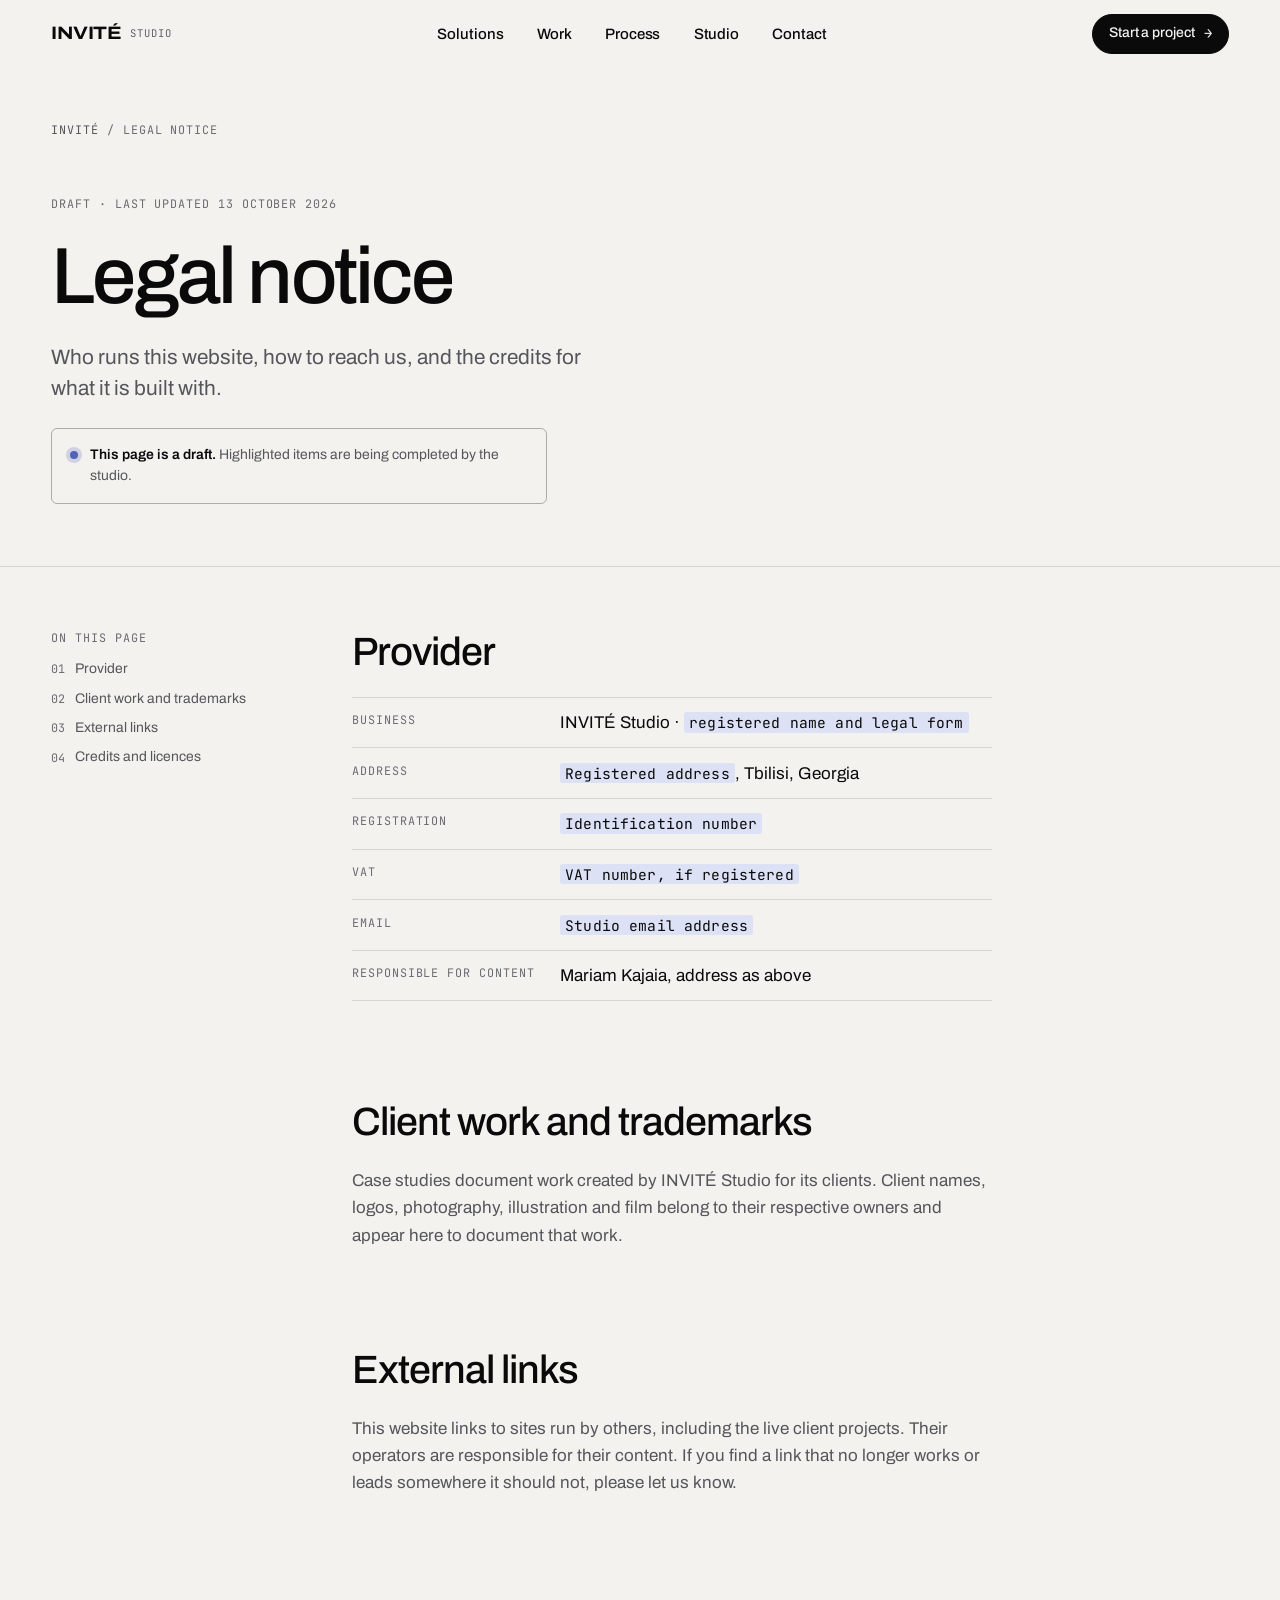
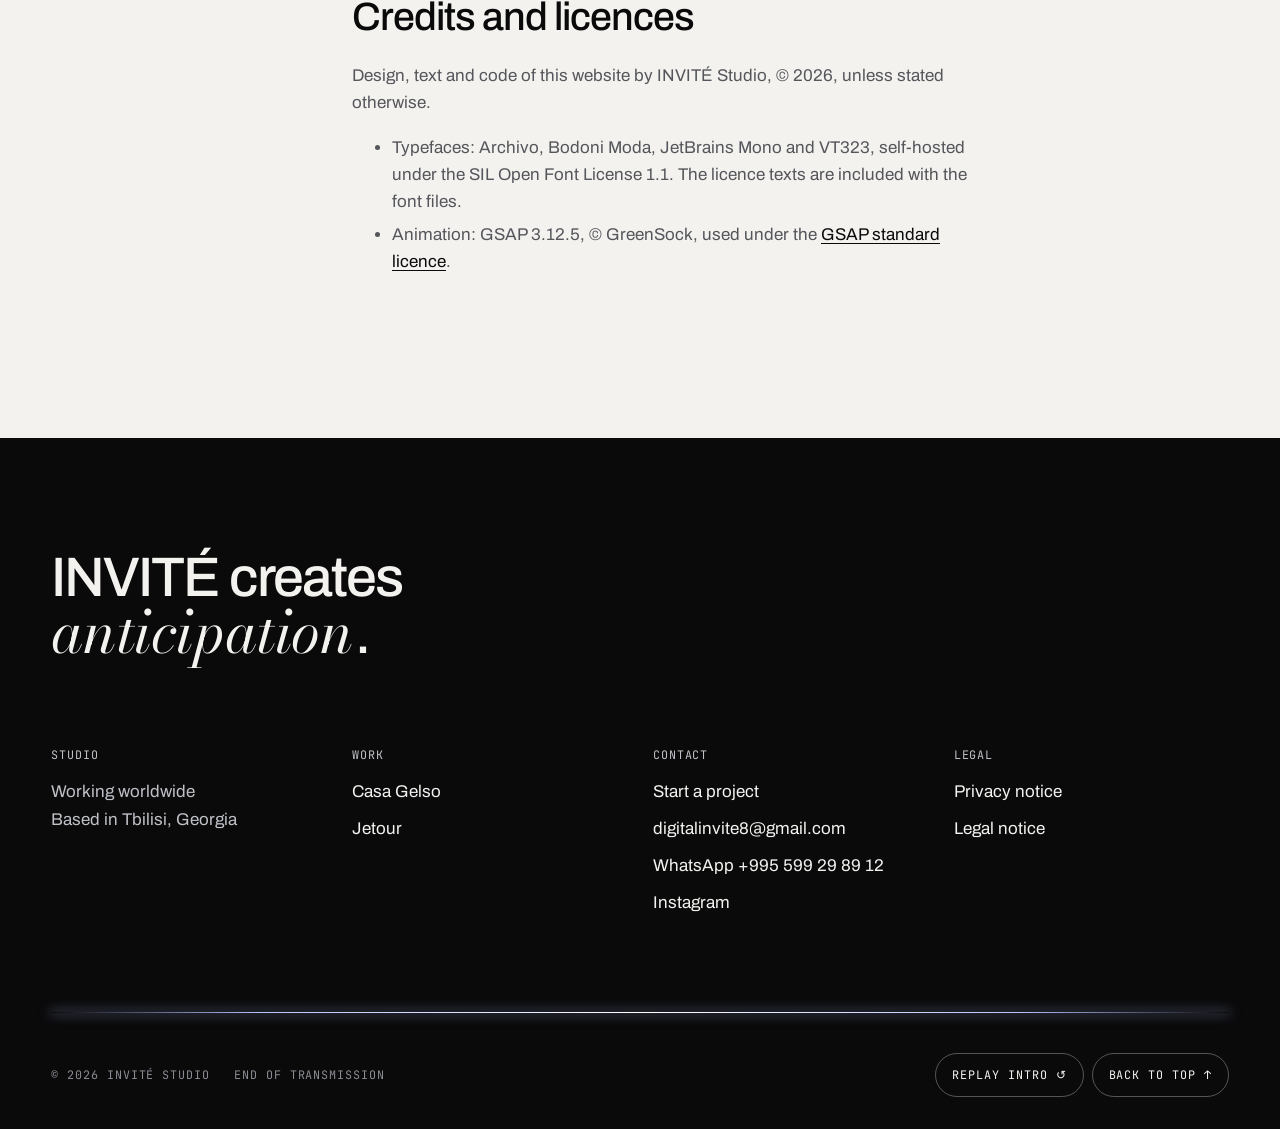
<file: legal/index.html>
<!doctype html>
<html lang="en" class="no-js">
<head>
<meta charset="utf-8">
<meta name="viewport" content="width=device-width, initial-scale=1, viewport-fit=cover">
<title>Legal notice · INVITÉ Studio</title>
<meta name="description" content="Legal notice for the INVITÉ Studio website: provider details, client work and trademarks, credits and licences.">
<!-- Draft: remove this line once every highlighted item below is completed. -->
<meta name="robots" content="noindex">
<link rel="canonical" href="https://invitee.ge/legal/">
<meta name="theme-color" content="#F3F2EF">
<link rel="icon" href="../assets/icons/favicon.svg" type="image/svg+xml">
<link rel="icon" href="../assets/icons/favicon-32.png" sizes="32x32" type="image/png">
<link rel="apple-touch-icon" href="../assets/icons/apple-touch-icon.png">
<link rel="manifest" href="../site.webmanifest">
<link rel="preload" href="../assets/fonts/archivo-var.woff2" as="font" type="font/woff2" crossorigin>
<link rel="stylesheet" href="../css/fonts.css">
<link rel="stylesheet" href="../css/tokens.css">
<link rel="stylesheet" href="../css/base.css">
<link rel="stylesheet" href="../css/components.css">
<link rel="stylesheet" href="../css/legal.css">
<script>document.documentElement.className = document.documentElement.className.replace('no-js', 'js');</script>
<script type="module" src="../js/main.js"></script>
<script>
  /* Opened straight from a folder (file://)? Load the offline copy of the scripts and fonts. */
  if (location.protocol === 'file:') (function (d) {
    var l = d.createElement('link'); l.rel = 'stylesheet'; l.href = '../css/fonts-offline.css'; d.head.appendChild(l);
    var s = d.createElement('script'); s.src = '../js/offline.js'; d.head.appendChild(s);
  })(document);
</script>
</head>
<body data-page="legal">
<a class="skip-link" href="#main">Skip to content</a>

<!-- ═══ Header (shared markup: keep in sync with index.html) ═══ -->
<header class="site-header" data-header>
  <div class="site-header__inner container">
    <a class="wordmark" href="../" aria-label="INVITÉ Studio, home">INVITÉ<span class="wordmark__studio" aria-hidden="true">Studio</span></a>
    <nav class="primary-nav" aria-label="Primary">
      <ul>
        <li><a href="../#solutions">Solutions</a></li>
        <li><a href="../#work">Work</a></li>
        <li><a href="../#process">Process</a></li>
        <li><a href="../#studio">Studio</a></li>
        <li><a href="../#contact">Contact</a></li>
      </ul>
    </nav>
    <div class="site-header__actions">
      <a class="btn btn--primary btn--sm btn--start" href="../#contact">Start a project <span class="arr" aria-hidden="true">→</span></a>
      <button class="menu-toggle" type="button" aria-haspopup="dialog" aria-controls="menu" aria-expanded="false" data-menu-open>Menu</button>
    </div>
  </div>
</header>

<dialog class="menu" id="menu" aria-label="Menu">
  <div class="menu__top">
    <span class="wordmark" aria-hidden="true">INVITÉ</span>
    <button class="menu__close" type="button" data-menu-close>Close</button>
  </div>
  <nav class="menu__nav" aria-label="Menu">
    <ol>
      <li><a href="../#solutions" data-menu-link>Solutions</a></li>
      <li><a href="../#work" data-menu-link>Work</a></li>
      <li><a href="../#process" data-menu-link>Process</a></li>
      <li><a href="../#studio" data-menu-link>Studio</a></li>
      <li><a href="../#contact" data-menu-link>Contact</a></li>
    </ol>
  </nav>
  <div class="menu__foot">
    <a class="btn btn--primary" href="../#contact" data-menu-link>Start a project <span class="arr" aria-hidden="true">→</span></a>
    <div class="menu__row">
      <a href="../privacy/" data-menu-link>Privacy notice</a>
      <a href="../?intro=full">Replay intro ↺</a>
    </div>
  </div>
</dialog>

<main id="main" tabindex="-1">
  <header class="legal-hero container" id="top">
    <nav class="crumbs label" aria-label="Breadcrumb">
      <a href="../">INVITÉ</a><span aria-hidden="true">/</span><span aria-current="page">Legal notice</span>
    </nav>
    <p class="label">Draft · last updated 13 October 2026</p>
    <h1 class="display">Legal notice</h1>
    <p class="lead">Who runs this website, how to reach us, and the credits for what it is built with.</p>
    <p class="notice legal-draft"><span><strong>This page is a draft.</strong> Highlighted items are being completed by the studio.</span></p>
  </header>

  <div class="container legal-body">
    <nav class="legal-toc" aria-label="On this page">
      <p class="label">On this page</p>
      <ol>
        <li><a href="#provider">Provider</a></li>
        <li><a href="#client-work">Client work and trademarks</a></li>
        <li><a href="#links">External links</a></li>
        <li><a href="#credits">Credits and licences</a></li>
      </ol>
    </nav>

    <article class="prose">
      <h2 id="provider">Provider</h2>
      <dl class="legal-dl">
        <div><dt>Business</dt><dd>INVITÉ Studio · <mark class="todo">registered name and legal form</mark></dd></div>
        <div><dt>Address</dt><dd><mark class="todo">Registered address</mark>, Tbilisi, Georgia</dd></div>
        <div><dt>Registration</dt><dd><mark class="todo">Identification number</mark></dd></div>
        <div><dt>VAT</dt><dd><mark class="todo">VAT number, if registered</mark></dd></div>
        <div><dt>Email</dt><dd><mark class="todo">Studio email address</mark></dd></div>
        <div><dt>Responsible for content</dt><dd>Mariam Kajaia, address as above</dd></div>
      </dl>

      <h2 id="client-work">Client work and trademarks</h2>
      <p>Case studies document work created by INVITÉ Studio for its clients. Client names, logos, photography, illustration and film belong to their respective owners and appear here to document that work.</p>

      <h2 id="links">External links</h2>
      <p>This website links to sites run by others, including the live client projects. Their operators are responsible for their content. If you find a link that no longer works or leads somewhere it should not, please let us know.</p>

      <h2 id="credits">Credits and licences</h2>
      <p>Design, text and code of this website by INVITÉ Studio, © 2026, unless stated otherwise.</p>
      <ul>
        <li>Typefaces: Archivo, Bodoni Moda, JetBrains Mono and VT323, self-hosted under the SIL Open Font License 1.1. The licence texts are included with the font files.</li>
        <li>Animation: GSAP 3.12.5, © GreenSock, used under the <a href="https://gsap.com/standard-license" rel="noopener">GSAP standard licence</a>.</li>
      </ul>
    </article>
  </div>
</main>

<!-- ═══ Footer (shared markup: keep in sync with index.html) ═══ -->
<footer class="site-footer theme-dark" aria-labelledby="footer-title">
  <div class="container">
    <h2 class="display footer__statement" id="footer-title">INVITÉ creates <em>anticipation</em>.</h2>
    <div class="footer__cols">
      <div class="footer__col"><p class="label">Studio</p><p>Working worldwide<br>Based in Tbilisi, Georgia</p></div>
      <div class="footer__col"><p class="label">Work</p><a href="../work/casa-gelso/">Casa Gelso</a><a href="../work/jetour/">Jetour</a></div>
      <div class="footer__col" data-footer-contact><p class="label">Contact</p><a href="../#contact">Start a project</a></div>
      <div class="footer__col"><p class="label">Legal</p><a href="../privacy/">Privacy notice</a><a href="../legal/" aria-current="page">Legal notice</a></div>
    </div>
    <div class="footer__end">
      <span class="signal-line" aria-hidden="true" data-footer-line></span>
      <div class="footer__meta label"><span>© 2026 INVITÉ Studio</span><span>End of transmission</span></div>
      <div class="footer__tools">
        <a href="../?intro=full">Replay intro <span aria-hidden="true">↺</span></a>
        <a href="#top">Back to top <span aria-hidden="true">↑</span></a>
      </div>
    </div>
  </div>
</footer>
</body>
</html>
</file>
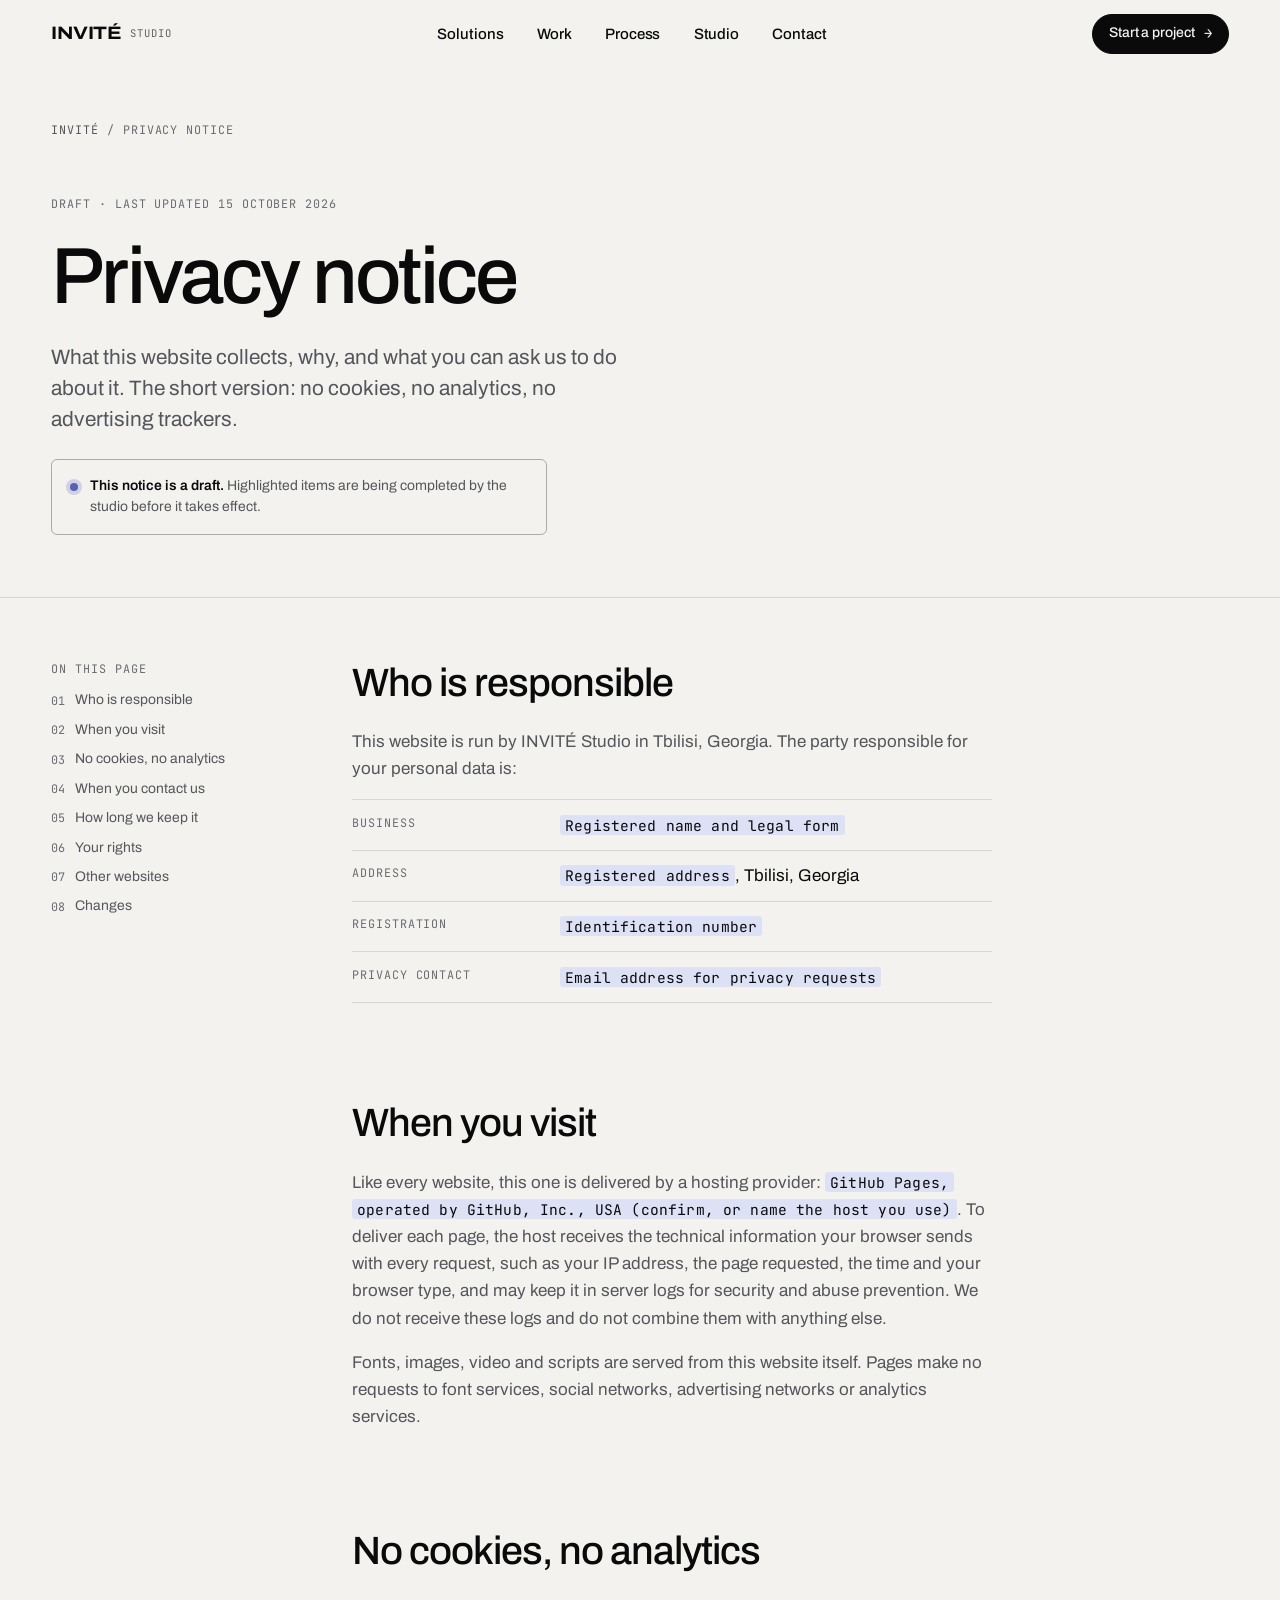
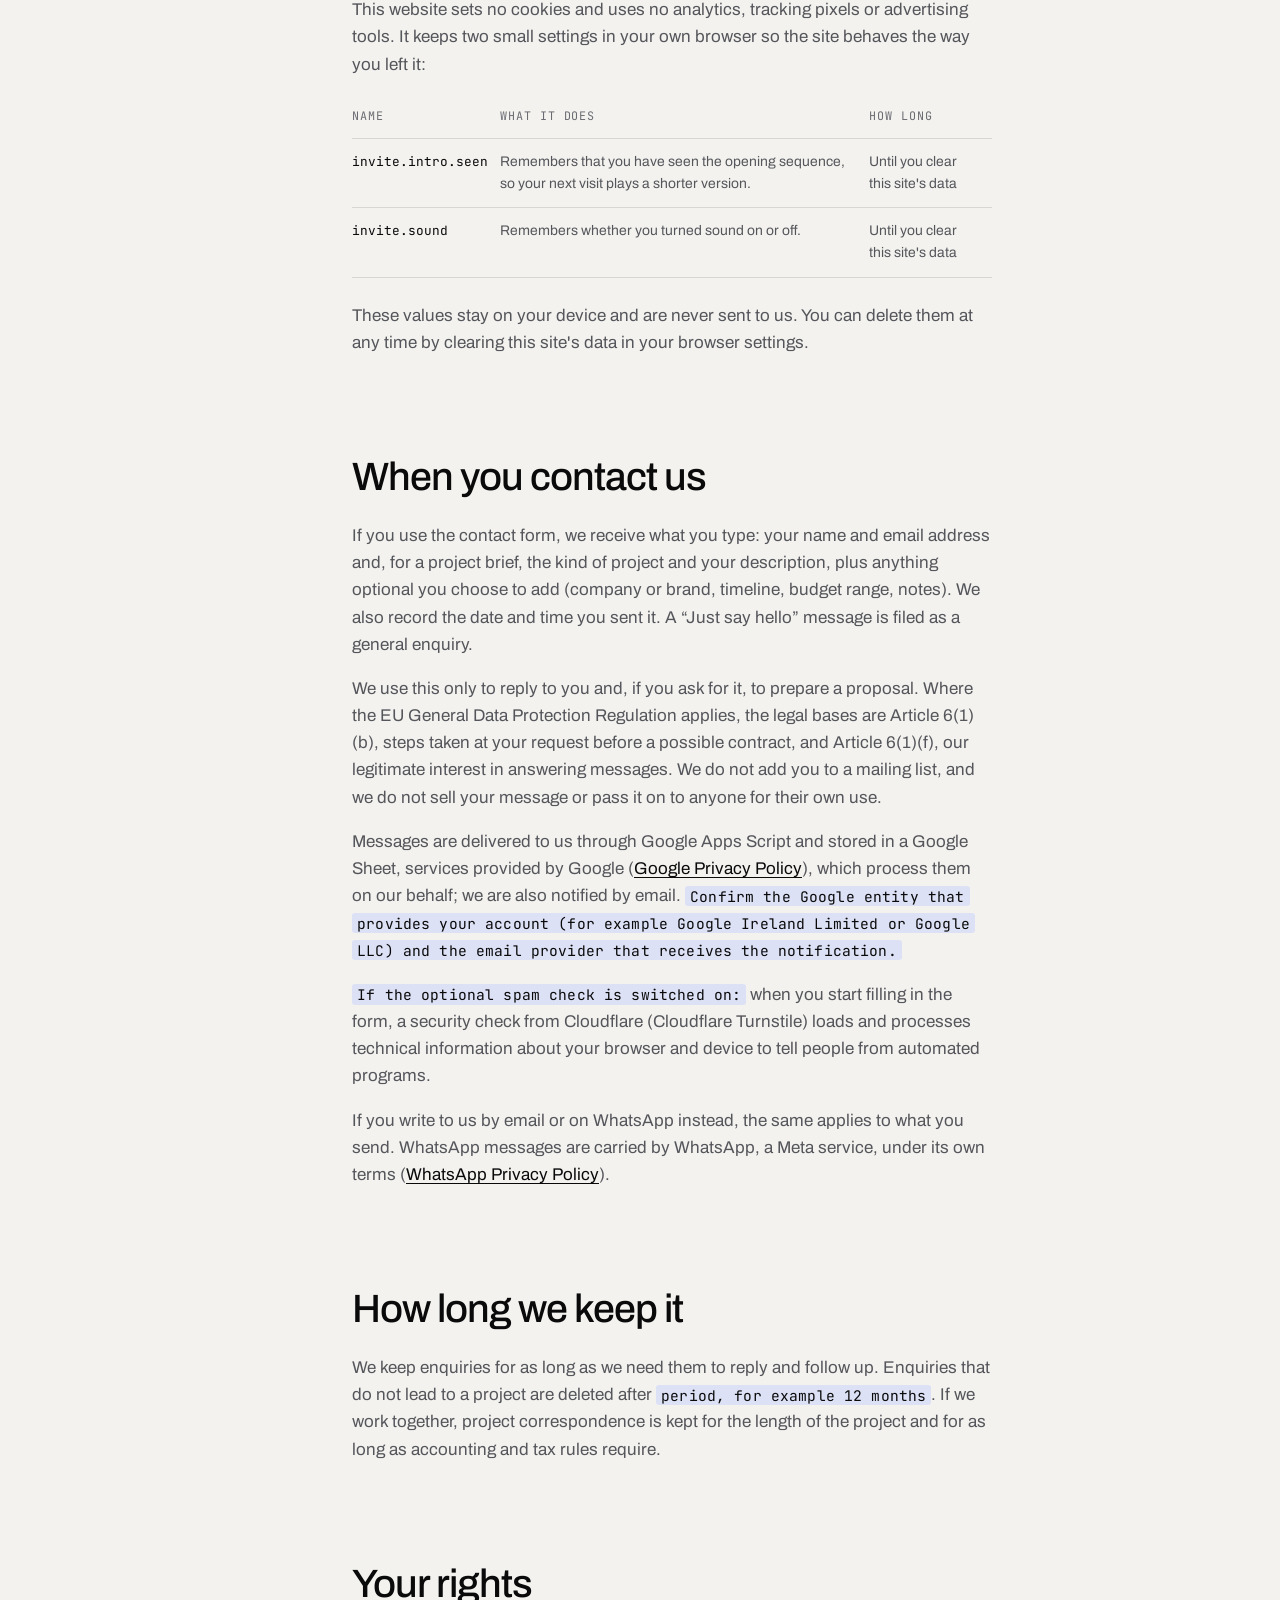
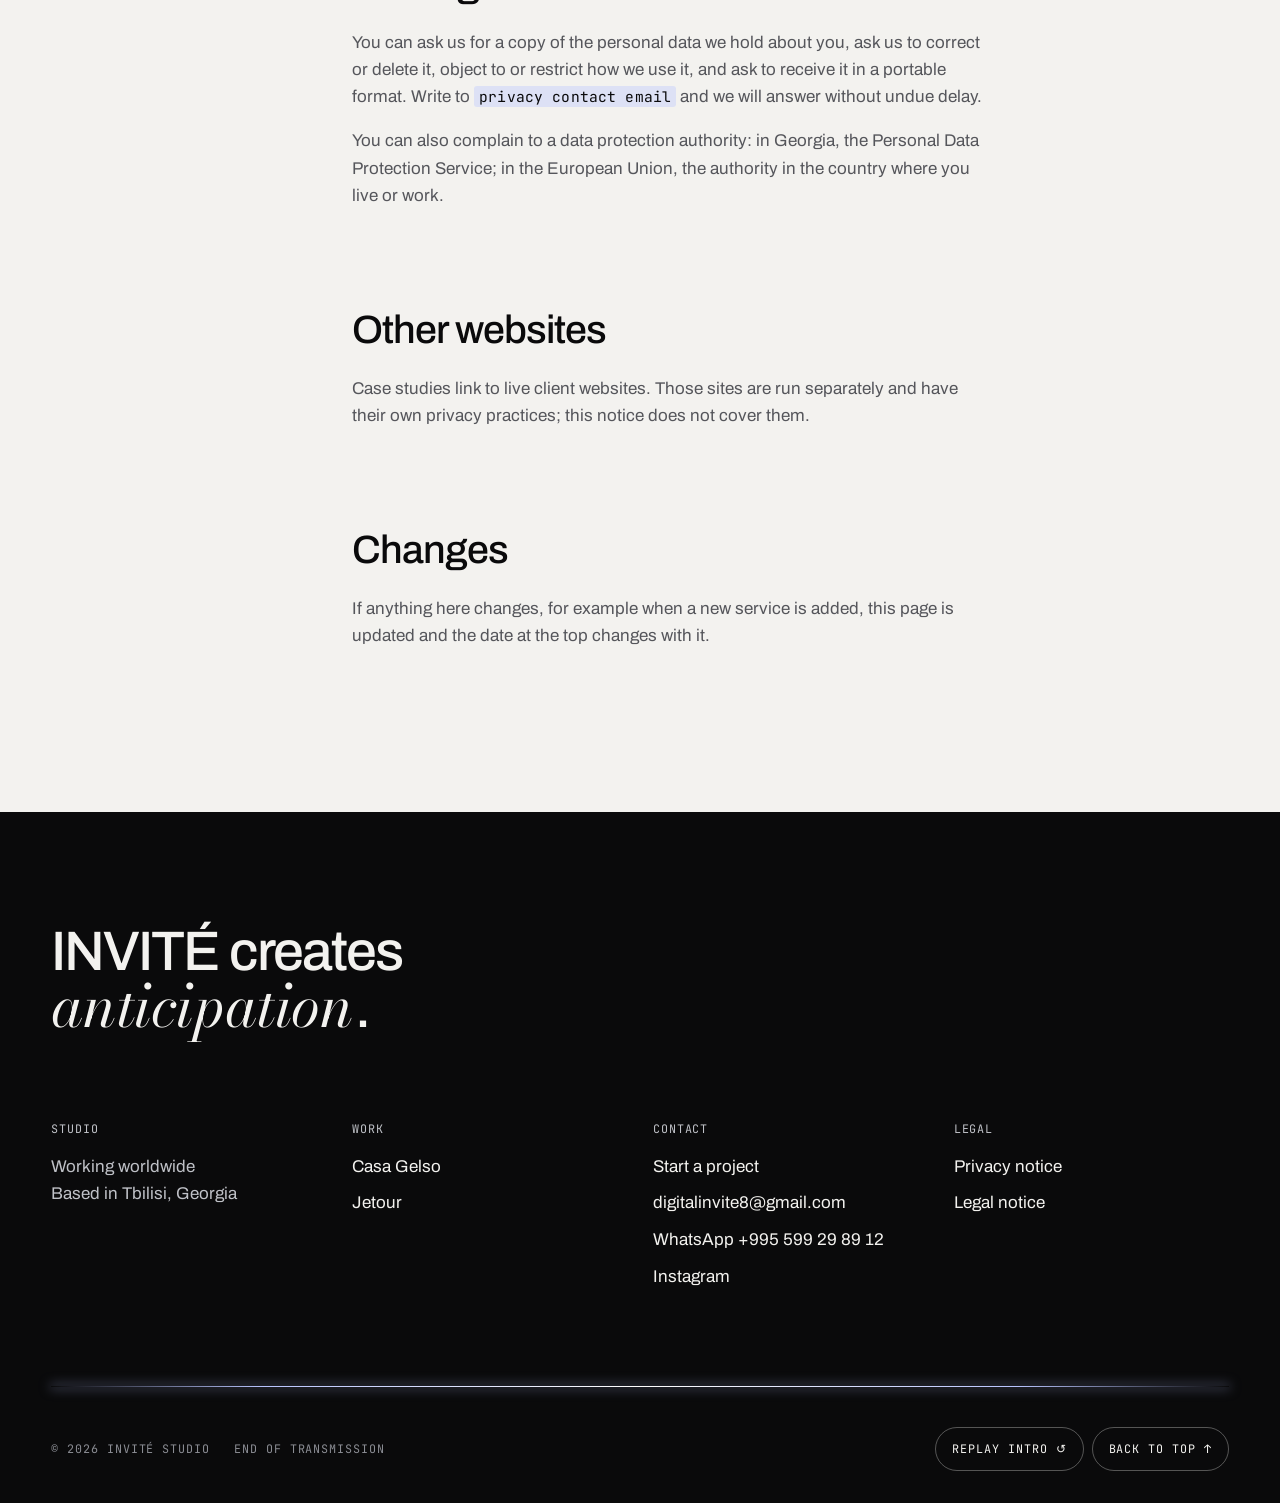
<file: privacy/index.html>
<!doctype html>
<html lang="en" class="no-js">
<head>
<meta charset="utf-8">
<meta name="viewport" content="width=device-width, initial-scale=1, viewport-fit=cover">
<title>Privacy notice · INVITÉ Studio</title>
<meta name="description" content="What the INVITÉ Studio website collects, why, and what you can ask us to do about it. No cookies, no analytics, no advertising trackers.">
<!-- Draft: remove this line once every highlighted item below is completed. -->
<meta name="robots" content="noindex">
<link rel="canonical" href="https://invitee.ge/privacy/">
<meta name="theme-color" content="#F3F2EF">
<link rel="icon" href="../assets/icons/favicon.svg" type="image/svg+xml">
<link rel="icon" href="../assets/icons/favicon-32.png" sizes="32x32" type="image/png">
<link rel="apple-touch-icon" href="../assets/icons/apple-touch-icon.png">
<link rel="manifest" href="../site.webmanifest">
<link rel="preload" href="../assets/fonts/archivo-var.woff2" as="font" type="font/woff2" crossorigin>
<link rel="stylesheet" href="../css/fonts.css">
<link rel="stylesheet" href="../css/tokens.css">
<link rel="stylesheet" href="../css/base.css">
<link rel="stylesheet" href="../css/components.css">
<link rel="stylesheet" href="../css/legal.css">
<script>document.documentElement.className = document.documentElement.className.replace('no-js', 'js');</script>
<script type="module" src="../js/main.js"></script>
<script>
  /* Opened straight from a folder (file://)? Load the offline copy of the scripts and fonts. */
  if (location.protocol === 'file:') (function (d) {
    var l = d.createElement('link'); l.rel = 'stylesheet'; l.href = '../css/fonts-offline.css'; d.head.appendChild(l);
    var s = d.createElement('script'); s.src = '../js/offline.js'; d.head.appendChild(s);
  })(document);
</script>
</head>
<body data-page="legal">
<a class="skip-link" href="#main">Skip to content</a>

<!-- ═══ Header (shared markup: keep in sync with index.html) ═══ -->
<header class="site-header" data-header>
  <div class="site-header__inner container">
    <a class="wordmark" href="../" aria-label="INVITÉ Studio, home">INVITÉ<span class="wordmark__studio" aria-hidden="true">Studio</span></a>
    <nav class="primary-nav" aria-label="Primary">
      <ul>
        <li><a href="../#solutions">Solutions</a></li>
        <li><a href="../#work">Work</a></li>
        <li><a href="../#process">Process</a></li>
        <li><a href="../#studio">Studio</a></li>
        <li><a href="../#contact">Contact</a></li>
      </ul>
    </nav>
    <div class="site-header__actions">
      <a class="btn btn--primary btn--sm btn--start" href="../#contact">Start a project <span class="arr" aria-hidden="true">→</span></a>
      <button class="menu-toggle" type="button" aria-haspopup="dialog" aria-controls="menu" aria-expanded="false" data-menu-open>Menu</button>
    </div>
  </div>
</header>

<dialog class="menu" id="menu" aria-label="Menu">
  <div class="menu__top">
    <span class="wordmark" aria-hidden="true">INVITÉ</span>
    <button class="menu__close" type="button" data-menu-close>Close</button>
  </div>
  <nav class="menu__nav" aria-label="Menu">
    <ol>
      <li><a href="../#solutions" data-menu-link>Solutions</a></li>
      <li><a href="../#work" data-menu-link>Work</a></li>
      <li><a href="../#process" data-menu-link>Process</a></li>
      <li><a href="../#studio" data-menu-link>Studio</a></li>
      <li><a href="../#contact" data-menu-link>Contact</a></li>
    </ol>
  </nav>
  <div class="menu__foot">
    <a class="btn btn--primary" href="../#contact" data-menu-link>Start a project <span class="arr" aria-hidden="true">→</span></a>
    <div class="menu__row">
      <a href="../legal/" data-menu-link>Legal notice</a>
      <a href="../?intro=full">Replay intro ↺</a>
    </div>
  </div>
</dialog>

<main id="main" tabindex="-1">
  <header class="legal-hero container" id="top">
    <nav class="crumbs label" aria-label="Breadcrumb">
      <a href="../">INVITÉ</a><span aria-hidden="true">/</span><span aria-current="page">Privacy notice</span>
    </nav>
    <p class="label">Draft · last updated 15 October 2026</p>
    <h1 class="display">Privacy notice</h1>
    <p class="lead">What this website collects, why, and what you can ask us to do about it. The short version: no cookies, no analytics, no advertising trackers.</p>
    <p class="notice legal-draft"><span><strong>This notice is a draft.</strong> Highlighted items are being completed by the studio before it takes effect.</span></p>
  </header>

  <div class="container legal-body">
    <nav class="legal-toc" aria-label="On this page">
      <p class="label">On this page</p>
      <ol>
        <li><a href="#responsible">Who is responsible</a></li>
        <li><a href="#visiting">When you visit</a></li>
        <li><a href="#storage">No cookies, no analytics</a></li>
        <li><a href="#contact-form">When you contact us</a></li>
        <li><a href="#retention">How long we keep it</a></li>
        <li><a href="#rights">Your rights</a></li>
        <li><a href="#links">Other websites</a></li>
        <li><a href="#changes">Changes</a></li>
      </ol>
    </nav>

    <article class="prose">
      <h2 id="responsible">Who is responsible</h2>
      <p>This website is run by INVITÉ Studio in Tbilisi, Georgia. The party responsible for your personal data is:</p>
      <dl class="legal-dl">
        <div><dt>Business</dt><dd><mark class="todo">Registered name and legal form</mark></dd></div>
        <div><dt>Address</dt><dd><mark class="todo">Registered address</mark>, Tbilisi, Georgia</dd></div>
        <div><dt>Registration</dt><dd><mark class="todo">Identification number</mark></dd></div>
        <div><dt>Privacy contact</dt><dd><mark class="todo">Email address for privacy requests</mark></dd></div>
      </dl>

      <h2 id="visiting">When you visit</h2>
      <p>Like every website, this one is delivered by a hosting provider: <mark class="todo">GitHub Pages, operated by GitHub, Inc., USA (confirm, or name the host you use)</mark>. To deliver each page, the host receives the technical information your browser sends with every request, such as your IP address, the page requested, the time and your browser type, and may keep it in server logs for security and abuse prevention. We do not receive these logs and do not combine them with anything else.</p>
      <p>Fonts, images, video and scripts are served from this website itself. Pages make no requests to font services, social networks, advertising networks or analytics services.</p>

      <h2 id="storage">No cookies, no analytics</h2>
      <p>This website sets no cookies and uses no analytics, tracking pixels or advertising tools. It keeps two small settings in your own browser so the site behaves the way you left it:</p>
      <table class="store-table">
        <thead><tr><th scope="col">Name</th><th scope="col">What it does</th><th scope="col">How long</th></tr></thead>
        <tbody>
          <tr><td><code>invite.intro.seen</code></td><td>Remembers that you have seen the opening sequence, so your next visit plays a shorter version.</td><td>Until you clear this site's data</td></tr>
          <tr><td><code>invite.sound</code></td><td>Remembers whether you turned sound on or off.</td><td>Until you clear this site's data</td></tr>
        </tbody>
      </table>
      <p>These values stay on your device and are never sent to us. You can delete them at any time by clearing this site's data in your browser settings.</p>

      <h2 id="contact-form">When you contact us</h2>
      <p>If you use the contact form, we receive what you type: your name and email address and, for a project brief, the kind of project and your description, plus anything optional you choose to add (company or brand, timeline, budget range, notes). We also record the date and time you sent it. A “Just say hello” message is filed as a general enquiry.</p>
      <p>We use this only to reply to you and, if you ask for it, to prepare a proposal. Where the EU General Data Protection Regulation applies, the legal bases are Article 6(1)(b), steps taken at your request before a possible contract, and Article 6(1)(f), our legitimate interest in answering messages. We do not add you to a mailing list, and we do not sell your message or pass it on to anyone for their own use.</p>
      <p>Messages are delivered to us through Google Apps Script and stored in a Google Sheet, services provided by Google (<a href="https://policies.google.com/privacy" rel="noopener">Google Privacy Policy</a>), which process them on our behalf; we are also notified by email. <mark class="todo">Confirm the Google entity that provides your account (for example Google Ireland Limited or Google LLC) and the email provider that receives the notification.</mark></p>
      <p><mark class="todo">If the optional spam check is switched on:</mark> when you start filling in the form, a security check from Cloudflare (Cloudflare Turnstile) loads and processes technical information about your browser and device to tell people from automated programs.</p>
      <p>If you write to us by email or on WhatsApp instead, the same applies to what you send. WhatsApp messages are carried by WhatsApp, a Meta service, under its own terms (<a href="https://www.whatsapp.com/legal/privacy-policy" rel="noopener">WhatsApp Privacy Policy</a>).</p>

      <h2 id="retention">How long we keep it</h2>
      <p>We keep enquiries for as long as we need them to reply and follow up. Enquiries that do not lead to a project are deleted after <mark class="todo">period, for example 12 months</mark>. If we work together, project correspondence is kept for the length of the project and for as long as accounting and tax rules require.</p>

      <h2 id="rights">Your rights</h2>
      <p>You can ask us for a copy of the personal data we hold about you, ask us to correct or delete it, object to or restrict how we use it, and ask to receive it in a portable format. Write to <mark class="todo">privacy contact email</mark> and we will answer without undue delay.</p>
      <p>You can also complain to a data protection authority: in Georgia, the Personal Data Protection Service; in the European Union, the authority in the country where you live or work.</p>

      <h2 id="links">Other websites</h2>
      <p>Case studies link to live client websites. Those sites are run separately and have their own privacy practices; this notice does not cover them.</p>

      <h2 id="changes">Changes</h2>
      <p>If anything here changes, for example when a new service is added, this page is updated and the date at the top changes with it.</p>
    </article>
  </div>
</main>

<!-- ═══ Footer (shared markup: keep in sync with index.html) ═══ -->
<footer class="site-footer theme-dark" aria-labelledby="footer-title">
  <div class="container">
    <h2 class="display footer__statement" id="footer-title">INVITÉ creates <em>anticipation</em>.</h2>
    <div class="footer__cols">
      <div class="footer__col"><p class="label">Studio</p><p>Working worldwide<br>Based in Tbilisi, Georgia</p></div>
      <div class="footer__col"><p class="label">Work</p><a href="../work/casa-gelso/">Casa Gelso</a><a href="../work/jetour/">Jetour</a></div>
      <div class="footer__col" data-footer-contact><p class="label">Contact</p><a href="../#contact">Start a project</a></div>
      <div class="footer__col"><p class="label">Legal</p><a href="../privacy/" aria-current="page">Privacy notice</a><a href="../legal/">Legal notice</a></div>
    </div>
    <div class="footer__end">
      <span class="signal-line" aria-hidden="true" data-footer-line></span>
      <div class="footer__meta label"><span>© 2026 INVITÉ Studio</span><span>End of transmission</span></div>
      <div class="footer__tools">
        <a href="../?intro=full">Replay intro <span aria-hidden="true">↺</span></a>
        <a href="#top">Back to top <span aria-hidden="true">↑</span></a>
      </div>
    </div>
  </div>
</footer>
</body>
</html>
</file>
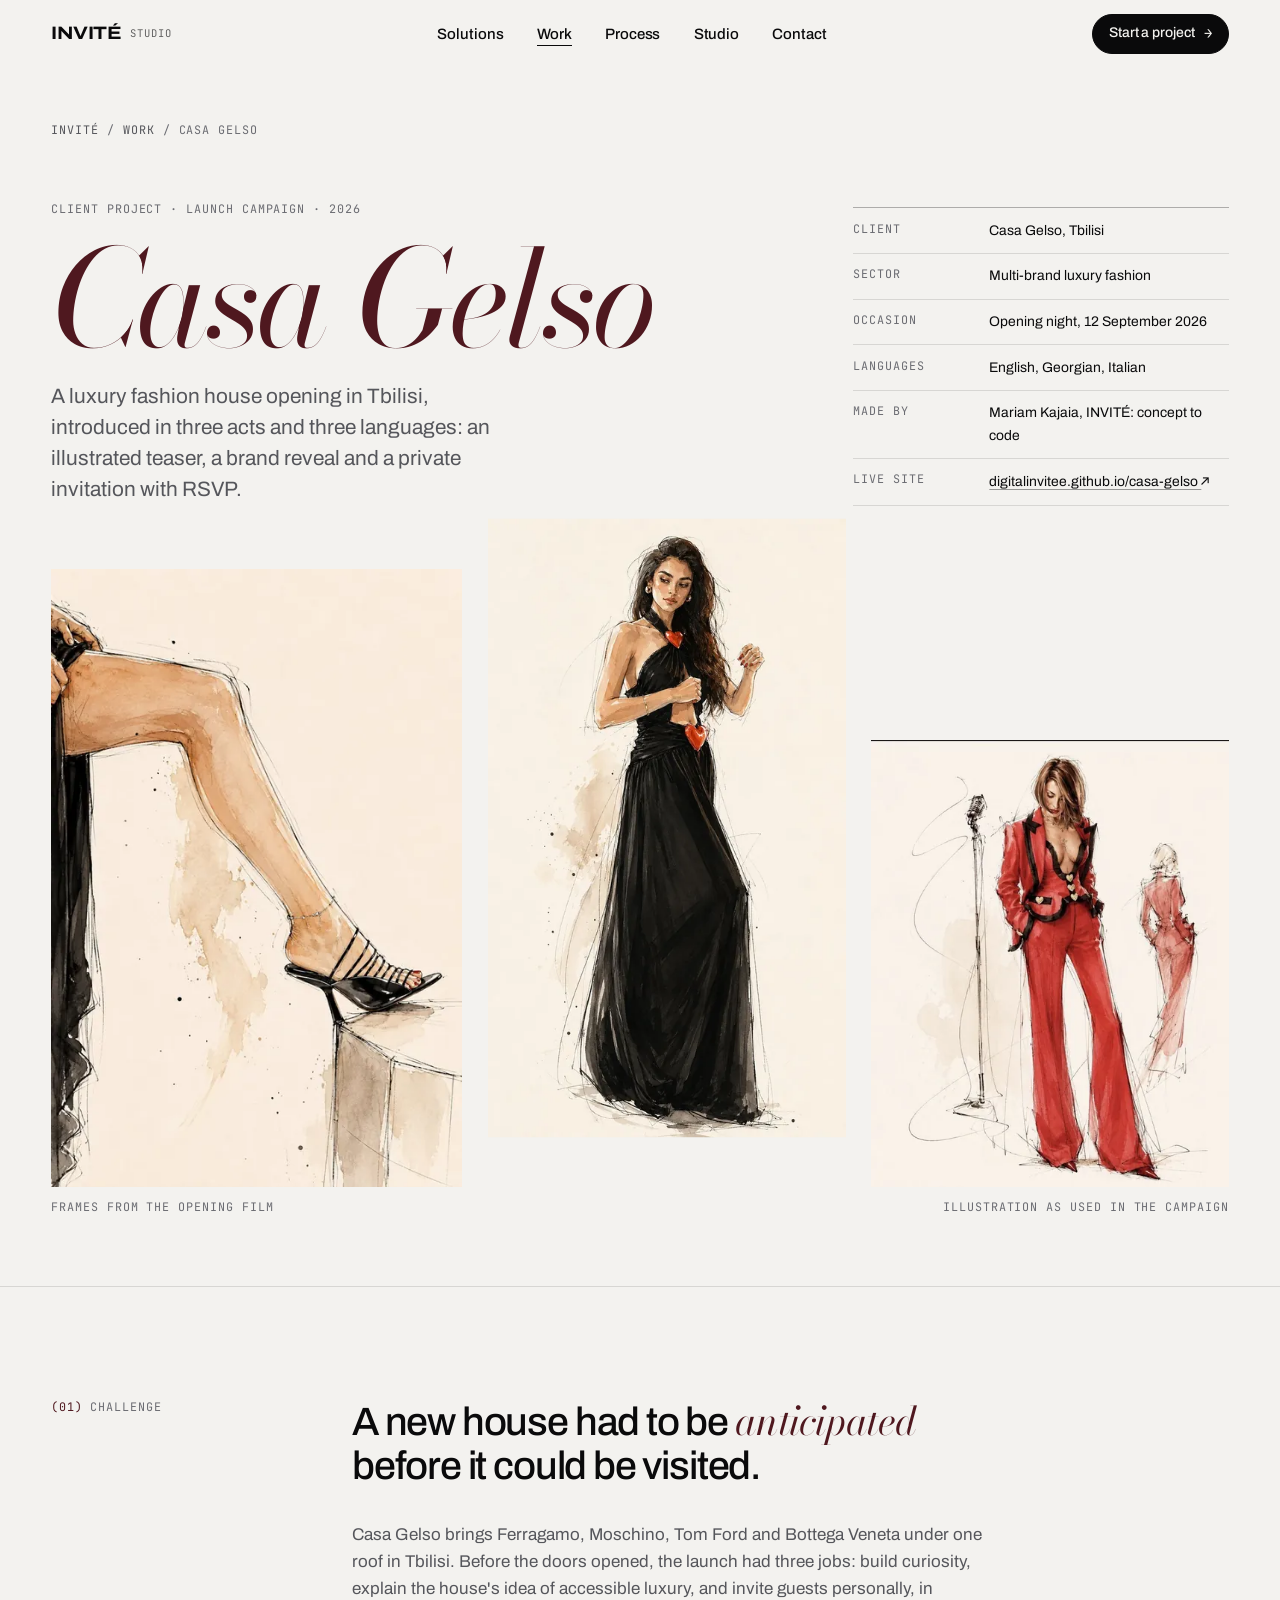
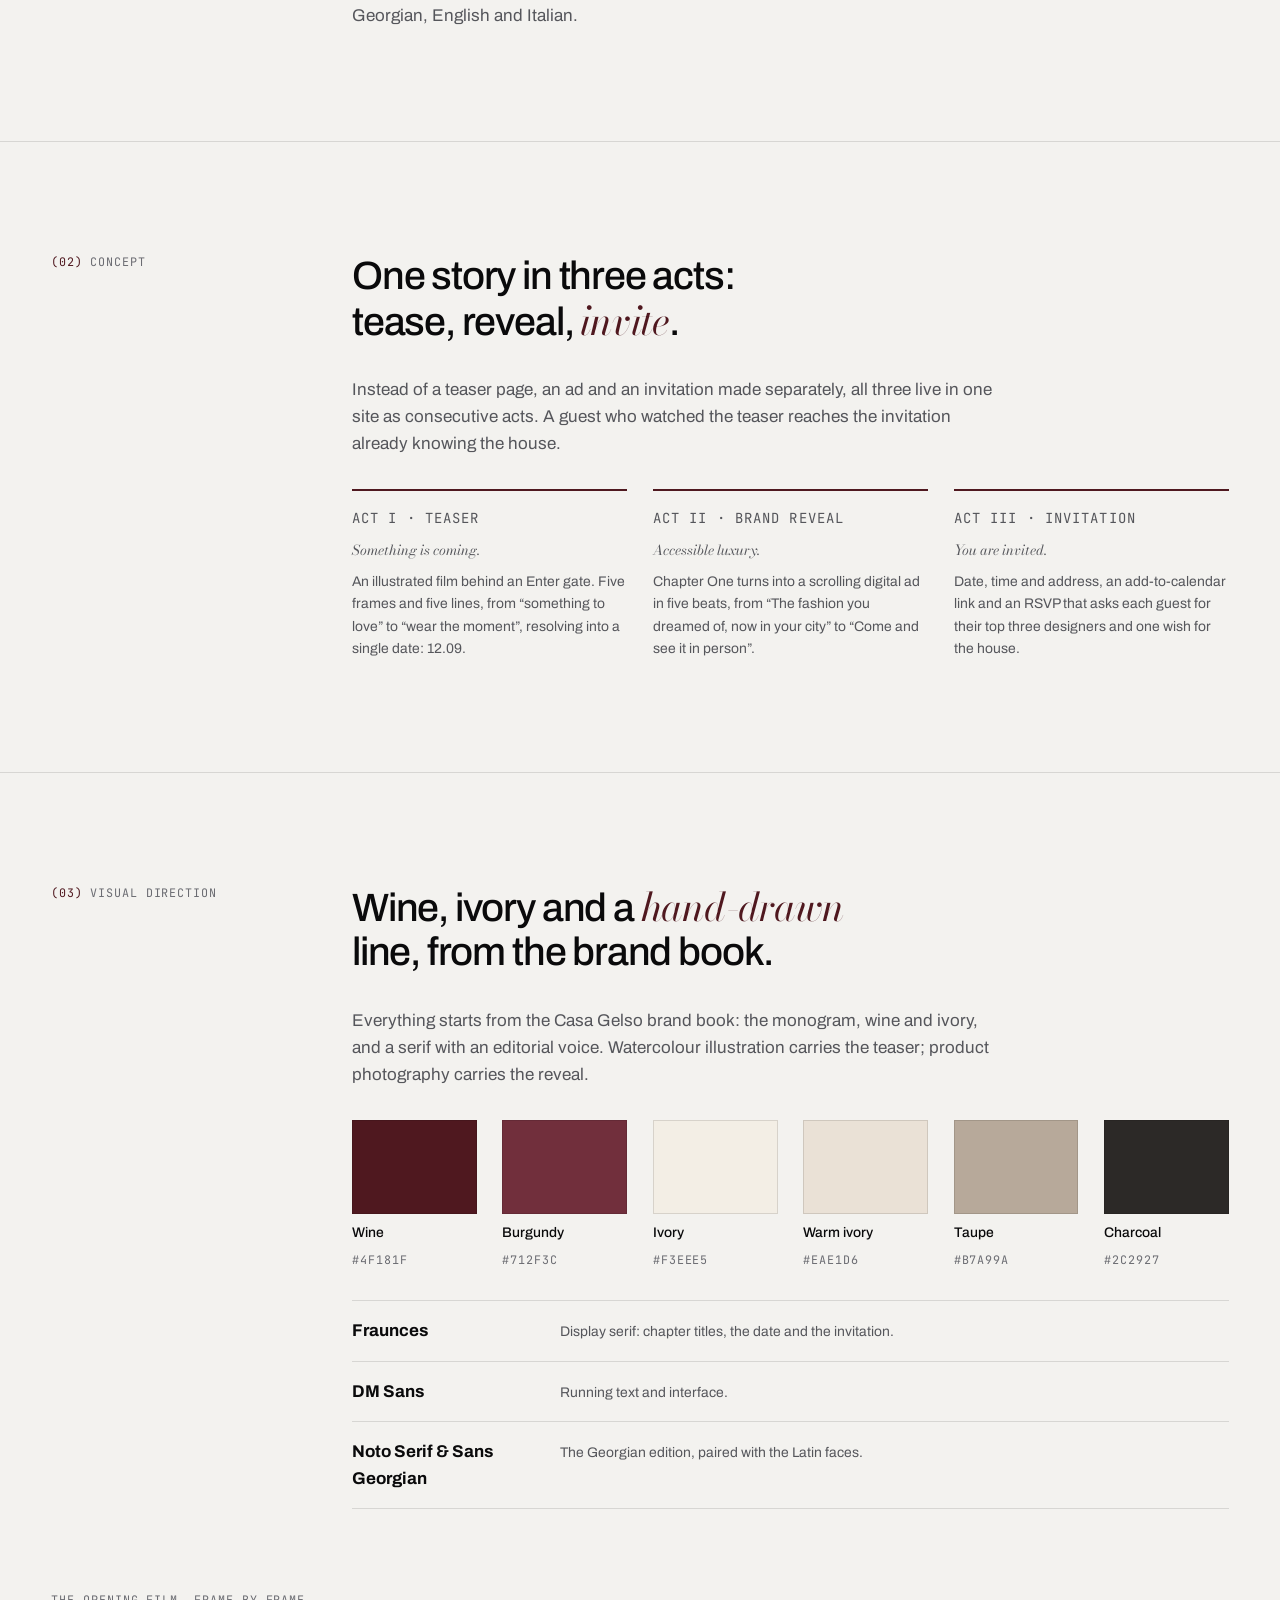
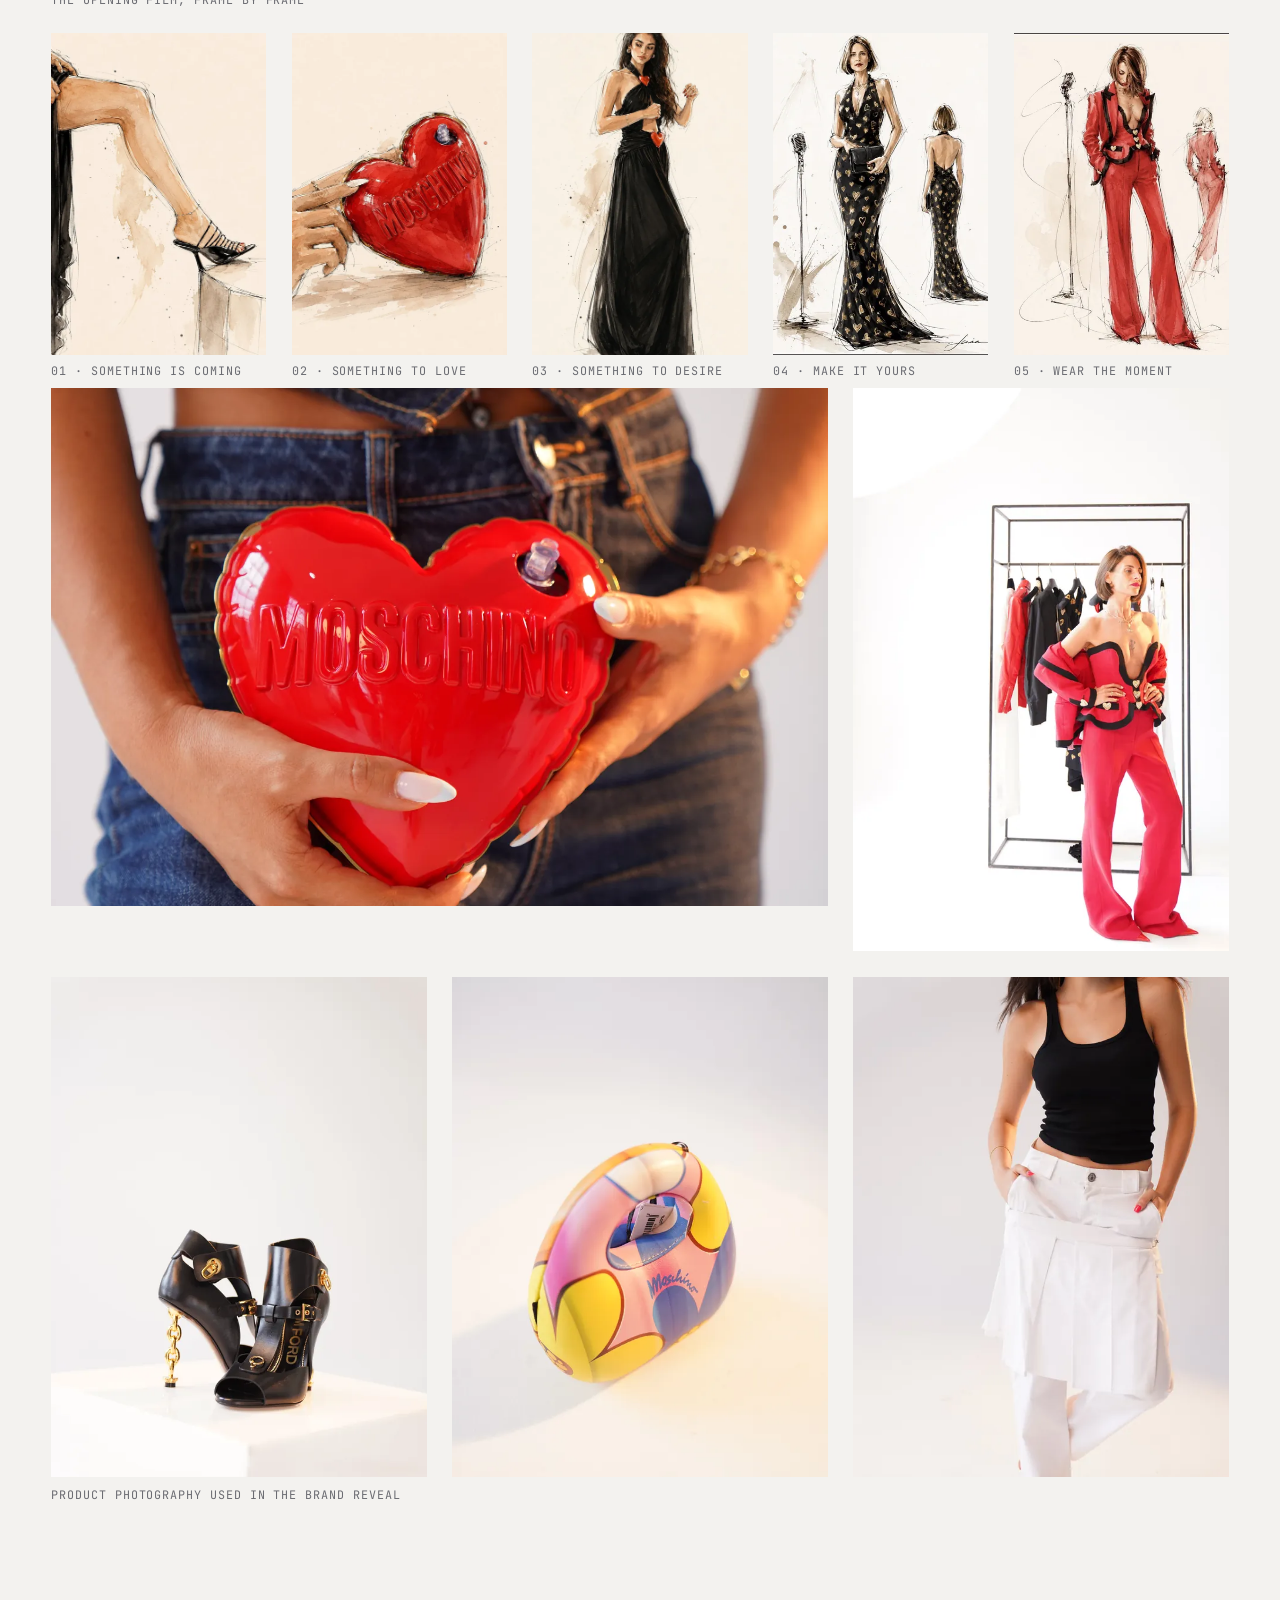
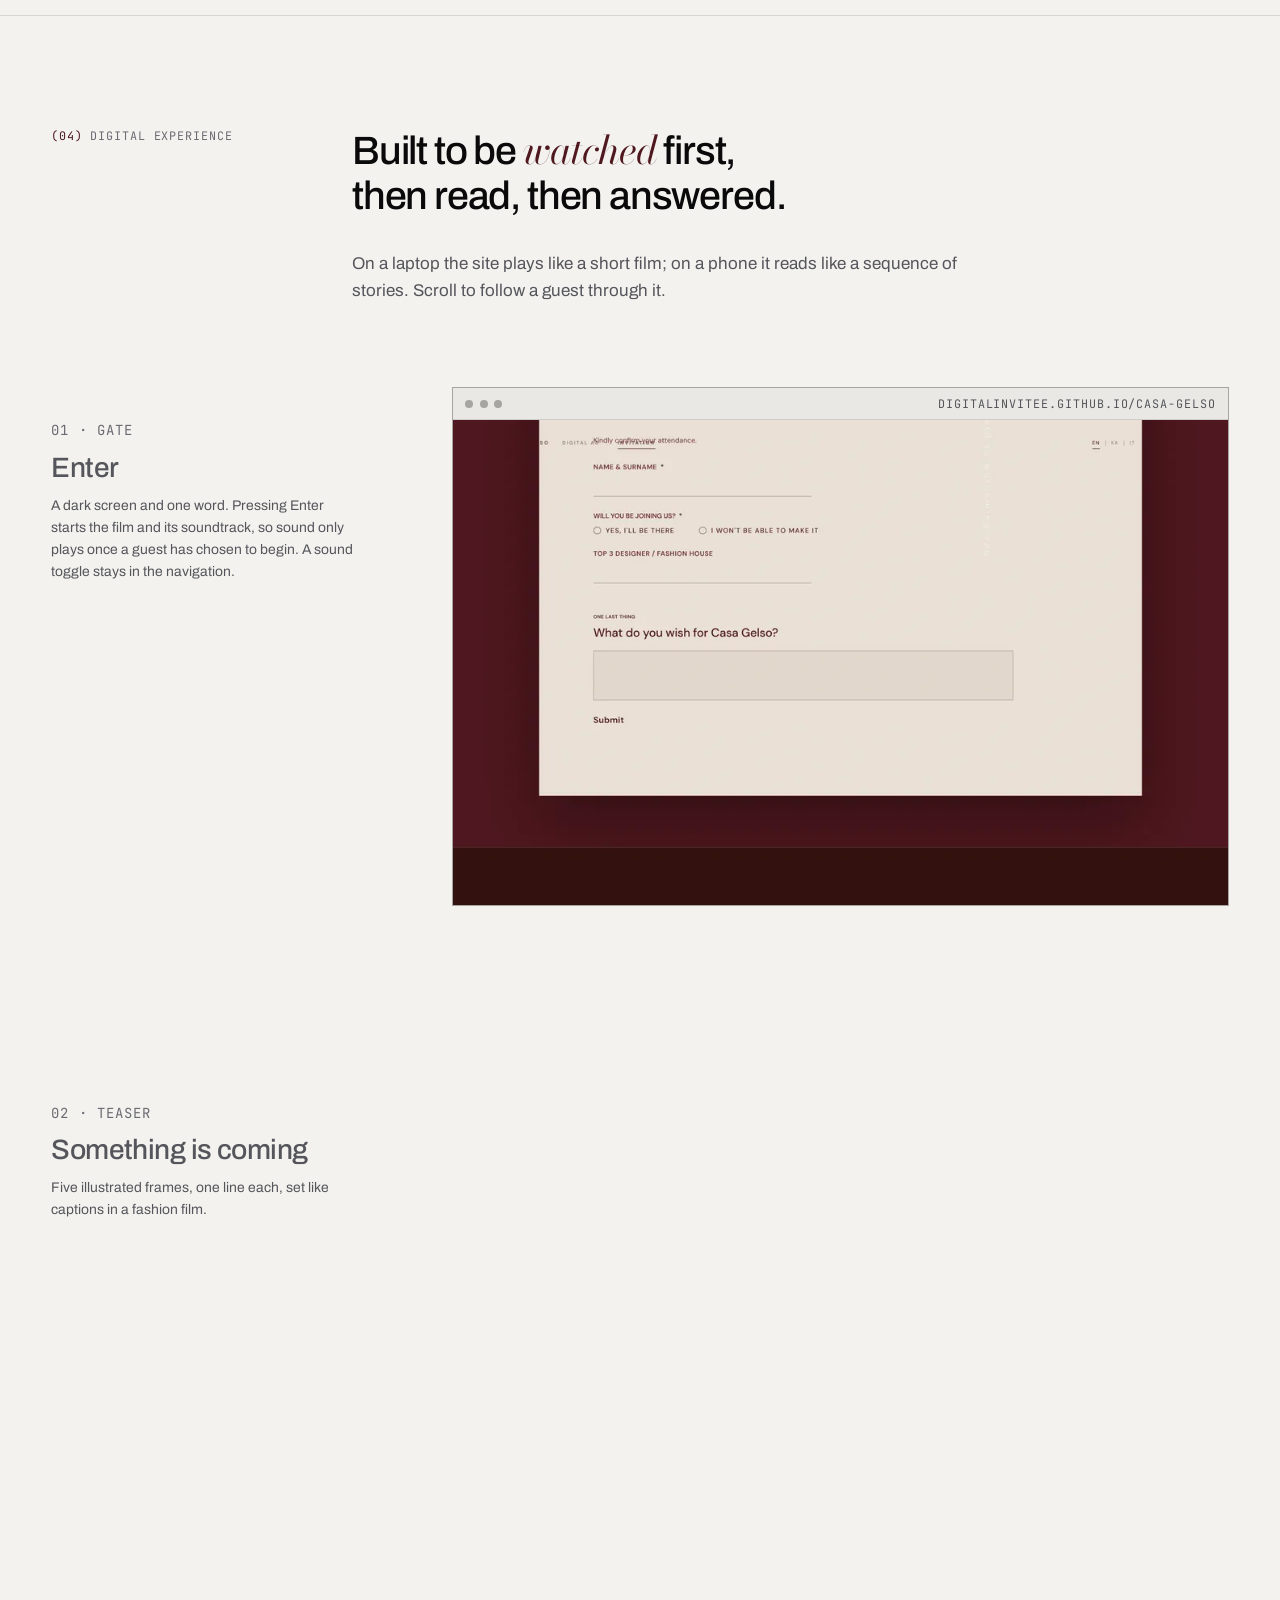
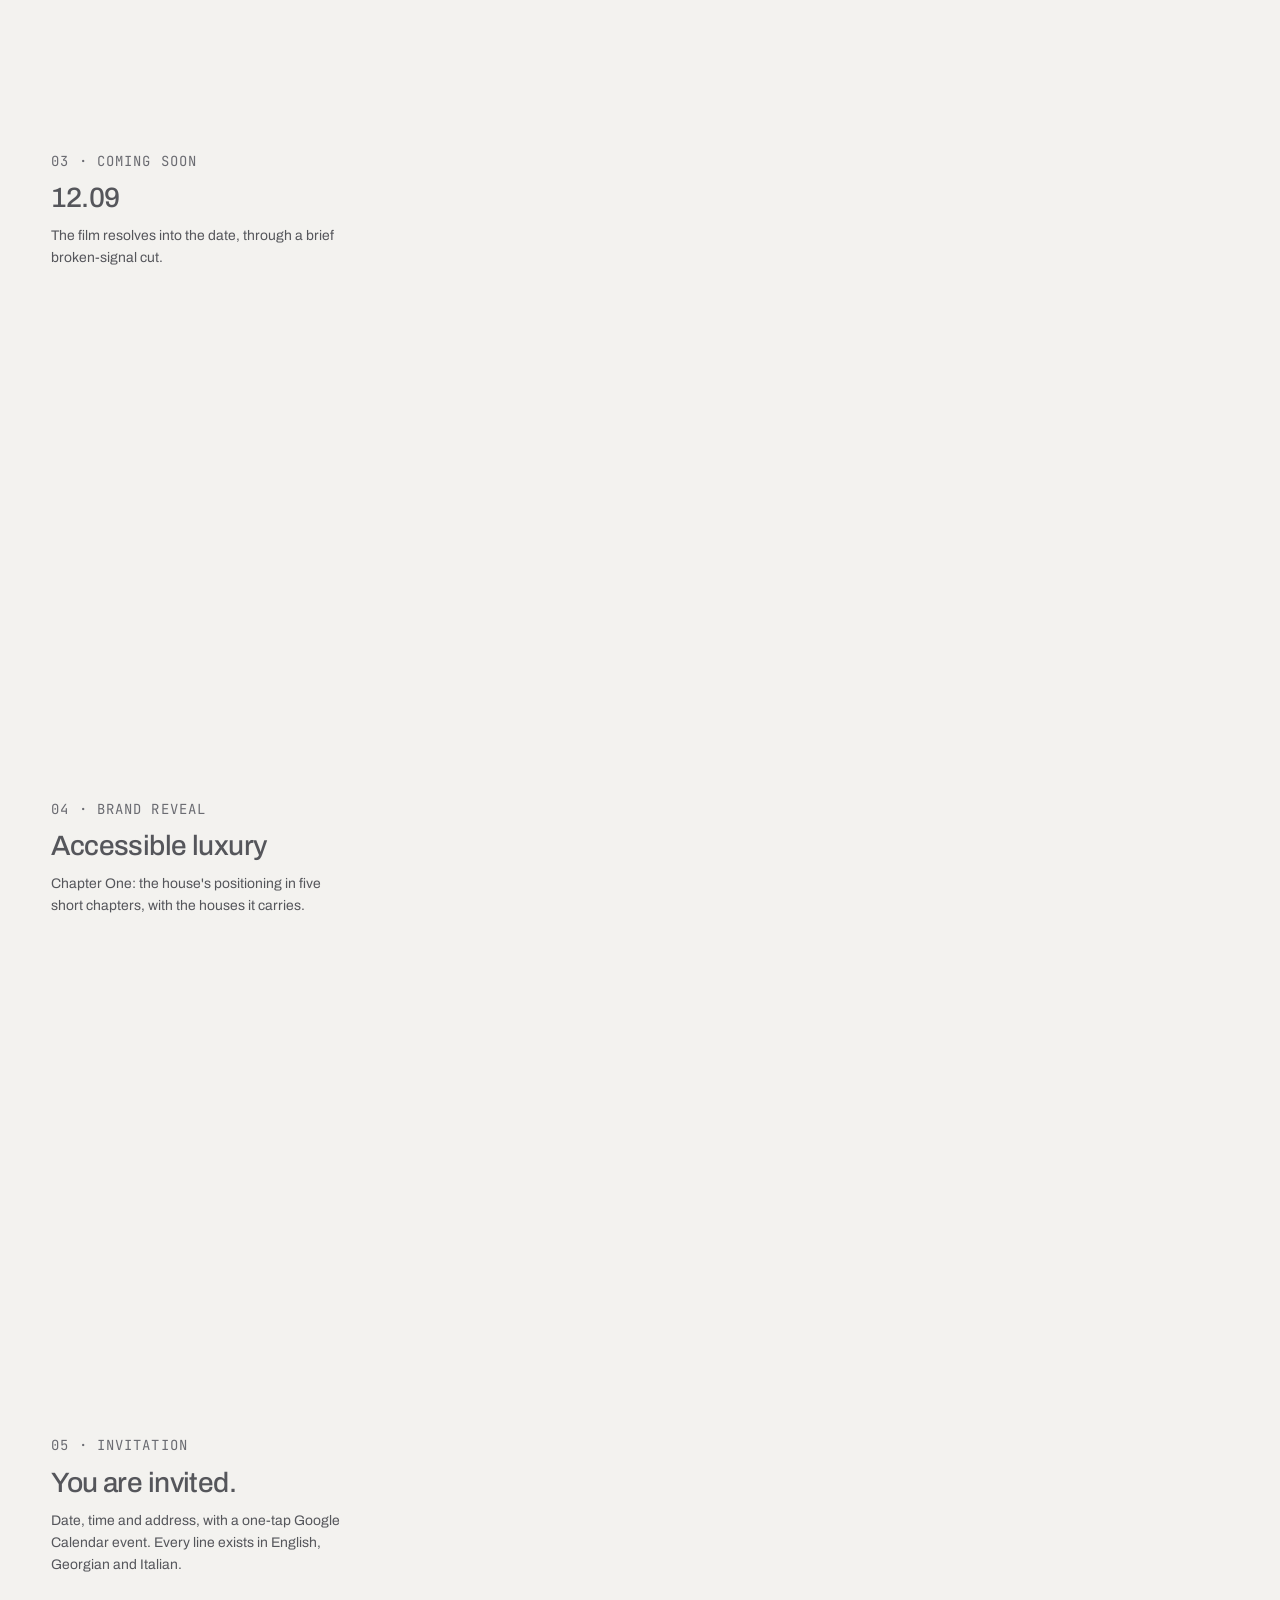
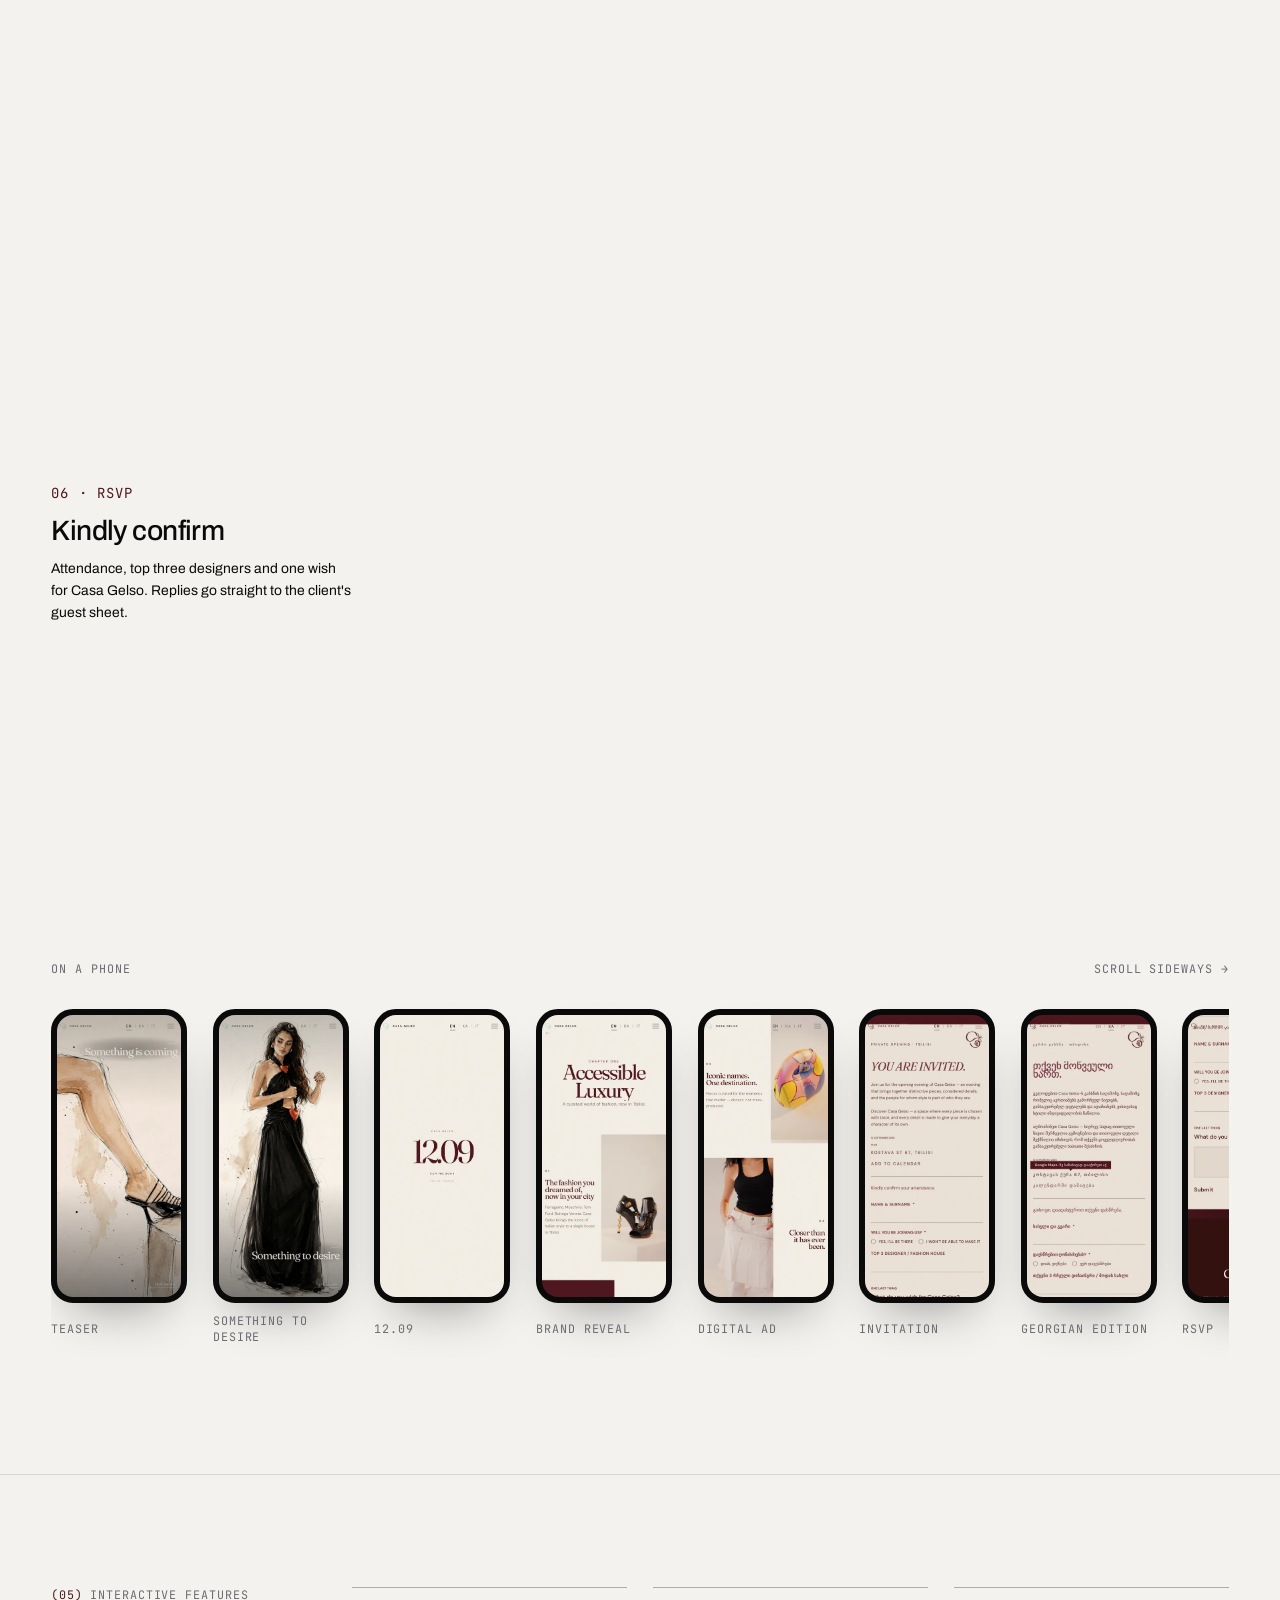
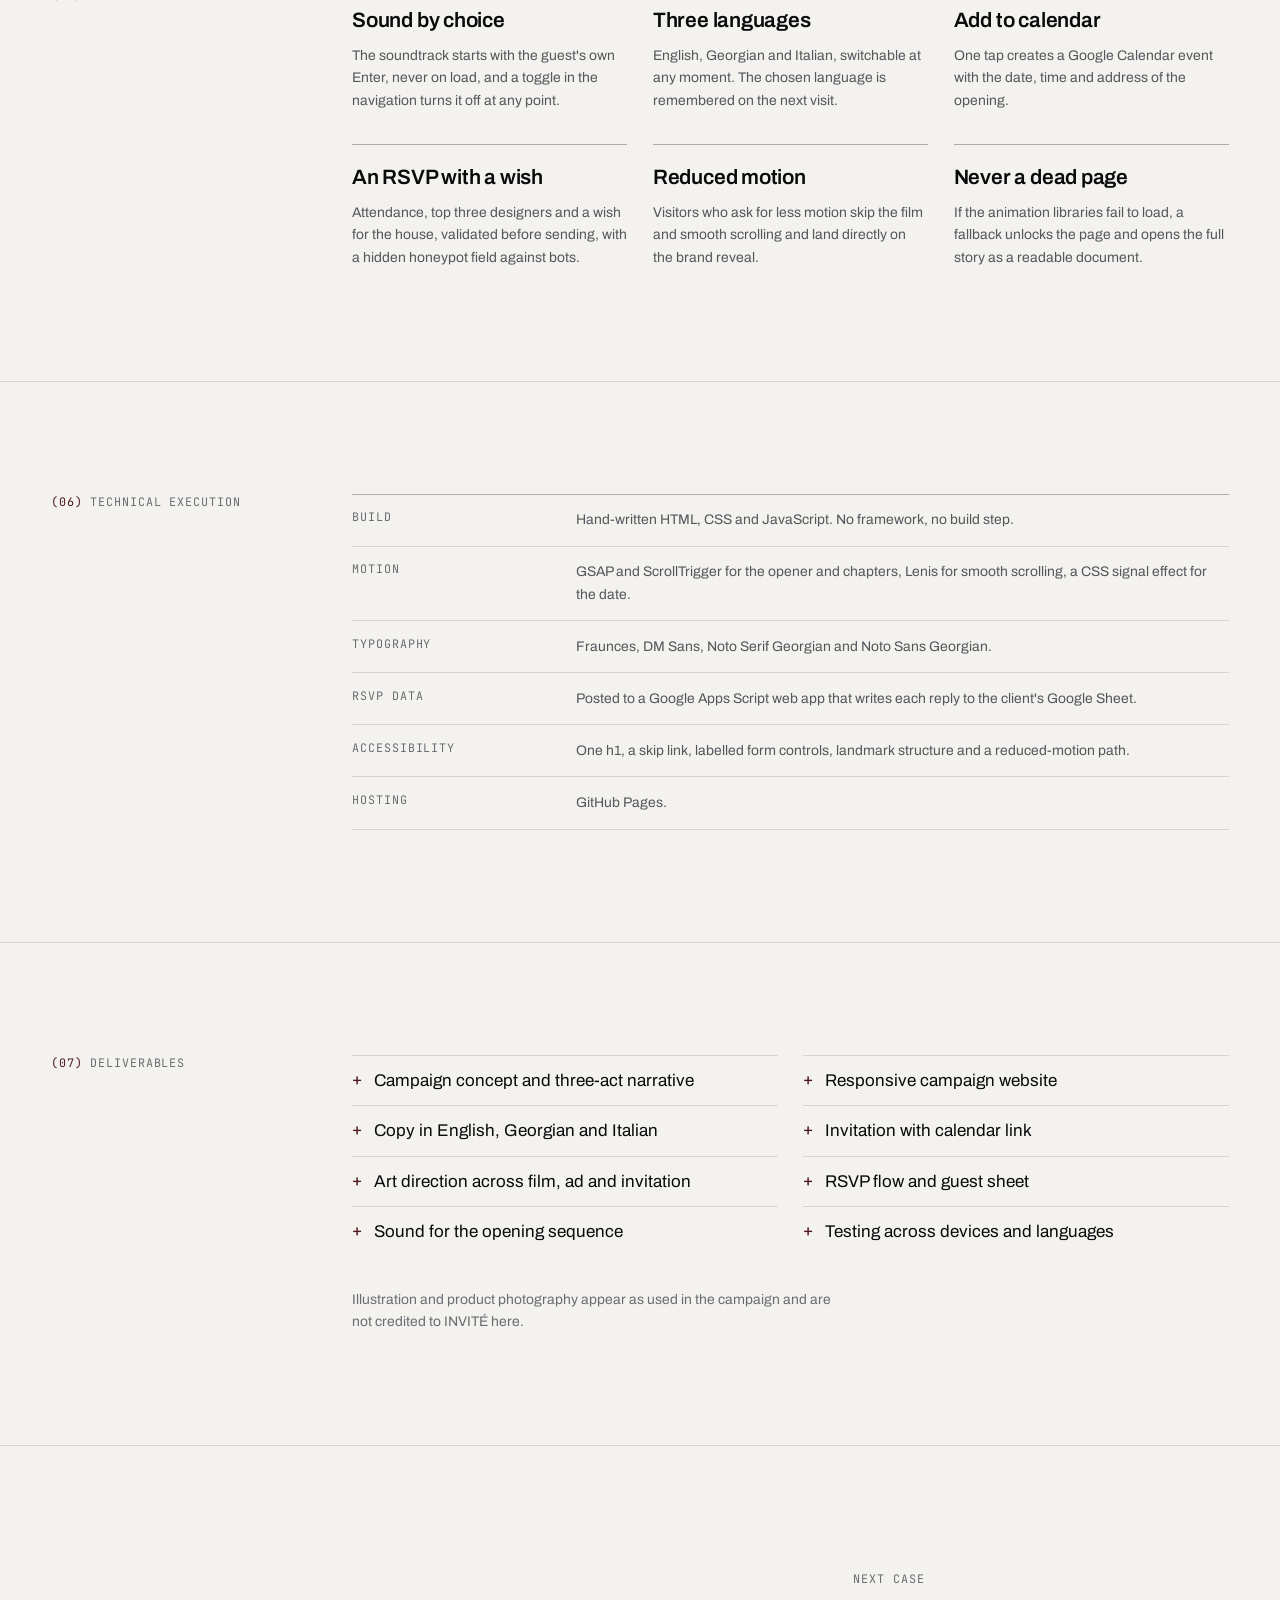
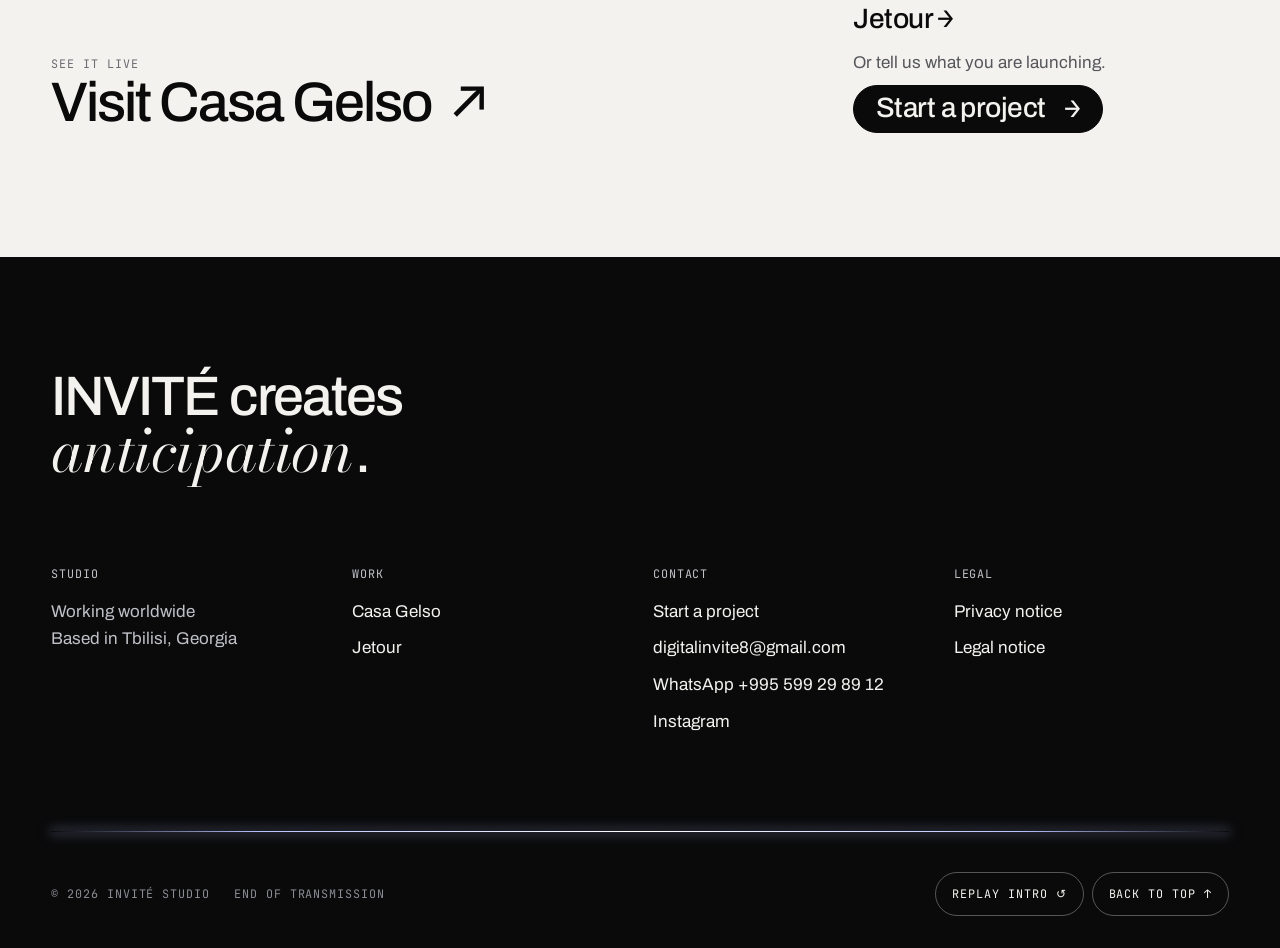
<file: work/casa-gelso/index.html>
<!doctype html>
<html lang="en" class="no-js">
<head>
<meta charset="utf-8">
<meta name="viewport" content="width=device-width, initial-scale=1, viewport-fit=cover">
<title>Casa Gelso — Opening campaign case study · INVITÉ Studio</title>
<meta name="description" content="How INVITÉ launched Casa Gelso in Tbilisi in three acts and three languages: an illustrated teaser, a brand reveal and a private invitation with RSVP.">
<link rel="canonical" href="https://invitee.ge/work/casa-gelso/">
<meta name="theme-color" content="#F3F2EF">
<meta property="og:type" content="article">
<meta property="og:site_name" content="INVITÉ Studio">
<meta property="og:title" content="Casa Gelso — a launch told in three acts">
<meta property="og:description" content="An illustrated teaser, a brand reveal and a private invitation with RSVP, in English, Georgian and Italian. A case study by INVITÉ Studio.">
<meta property="og:url" content="https://invitee.ge/work/casa-gelso/">
<meta property="og:image" content="https://invitee.ge/assets/img/og/og-casa-gelso.jpg">
<meta property="og:image:width" content="1200">
<meta property="og:image:height" content="630">
<meta property="og:image:alt" content="Watercolour fashion illustration from the Casa Gelso teaser beside the words Casa Gelso, case study.">
<meta name="twitter:card" content="summary_large_image">
<link rel="icon" href="../../assets/icons/favicon.svg" type="image/svg+xml">
<link rel="icon" href="../../assets/icons/favicon-32.png" sizes="32x32" type="image/png">
<link rel="apple-touch-icon" href="../../assets/icons/apple-touch-icon.png">
<link rel="manifest" href="../../site.webmanifest">
<link rel="preload" href="../../assets/fonts/archivo-var.woff2" as="font" type="font/woff2" crossorigin>
<link rel="preload" href="../../assets/fonts/bodoni-moda-italic-var.woff2" as="font" type="font/woff2" crossorigin>
<link rel="stylesheet" href="../../css/fonts.css">
<link rel="stylesheet" href="../../css/tokens.css">
<link rel="stylesheet" href="../../css/base.css">
<link rel="stylesheet" href="../../css/components.css">
<link rel="stylesheet" href="../../css/case.css">
<script>document.documentElement.className = document.documentElement.className.replace('no-js', 'js');</script>
<script type="application/ld+json">
{
  "@context": "https://schema.org",
  "@graph": [
    {
      "@type": "CreativeWork",
      "@id": "https://invitee.ge/work/casa-gelso/#work",
      "name": "Casa Gelso — opening campaign",
      "headline": "Casa Gelso — a launch told in three acts",
      "description": "Launch campaign website for the opening of Casa Gelso in Tbilisi: an illustrated teaser film, a brand reveal and a private invitation with RSVP, in English, Georgian and Italian.",
      "url": "https://invitee.ge/work/casa-gelso/",
      "image": "https://invitee.ge/assets/img/og/og-casa-gelso.jpg",
      "inLanguage": "en",
      "genre": "Launch campaign website",
      "creator": { "@type": "Organization", "@id": "https://invitee.ge/#studio", "name": "INVITÉ Studio", "url": "https://invitee.ge/" },
      "contributor": { "@type": "Person", "name": "Mariam Kajaia" },
      "sameAs": "https://digitalinvitee.github.io/casa-gelso/"
    },
    {
      "@type": "BreadcrumbList",
      "itemListElement": [
        { "@type": "ListItem", "position": 1, "name": "INVITÉ Studio", "item": "https://invitee.ge/" },
        { "@type": "ListItem", "position": 2, "name": "Work", "item": "https://invitee.ge/#work" },
        { "@type": "ListItem", "position": 3, "name": "Casa Gelso", "item": "https://invitee.ge/work/casa-gelso/" }
      ]
    }
  ]
}
</script>
<script type="module" src="../../js/main.js"></script>
<script>
  /* Opened straight from a folder (file://)? Load the offline copy of the scripts and fonts. */
  if (location.protocol === 'file:') (function (d) {
    var l = d.createElement('link'); l.rel = 'stylesheet'; l.href = '../../css/fonts-offline.css'; d.head.appendChild(l);
    var s = d.createElement('script'); s.src = '../../js/offline.js'; d.head.appendChild(s);
  })(document);
</script>
</head>
<body data-page="case" class="case case--casa">
<a class="skip-link" href="#main">Skip to content</a>

<!-- ═══ Header (shared markup: keep in sync with index.html) ═══ -->
<header class="site-header" data-header>
  <div class="site-header__inner container">
    <a class="wordmark" href="../../" aria-label="INVITÉ Studio, home">INVITÉ<span class="wordmark__studio" aria-hidden="true">Studio</span></a>
    <nav class="primary-nav" aria-label="Primary">
      <ul>
        <li><a href="../../#solutions">Solutions</a></li>
        <li><a href="../../#work" aria-current="true">Work</a></li>
        <li><a href="../../#process">Process</a></li>
        <li><a href="../../#studio">Studio</a></li>
        <li><a href="../../#contact">Contact</a></li>
      </ul>
    </nav>
    <div class="site-header__actions">
      <a class="btn btn--primary btn--sm btn--start" href="../../#contact">Start a project <span class="arr" aria-hidden="true">→</span></a>
      <button class="menu-toggle" type="button" aria-haspopup="dialog" aria-controls="menu" aria-expanded="false" data-menu-open>Menu</button>
    </div>
  </div>
</header>

<dialog class="menu" id="menu" aria-label="Menu">
  <div class="menu__top">
    <span class="wordmark" aria-hidden="true">INVITÉ</span>
    <button class="menu__close" type="button" data-menu-close>Close</button>
  </div>
  <nav class="menu__nav" aria-label="Menu">
    <ol>
      <li><a href="../../#solutions" data-menu-link>Solutions</a></li>
      <li><a href="../../#work" data-menu-link>Work</a></li>
      <li><a href="../../#process" data-menu-link>Process</a></li>
      <li><a href="../../#studio" data-menu-link>Studio</a></li>
      <li><a href="../../#contact" data-menu-link>Contact</a></li>
    </ol>
  </nav>
  <div class="menu__foot">
    <a class="btn btn--primary" href="../../#contact" data-menu-link>Start a project <span class="arr" aria-hidden="true">→</span></a>
    <div class="menu__row">
      <a href="../jetour/" data-menu-link>Next case: Jetour</a>
      <a href="../../?intro=full">Replay intro ↺</a>
    </div>
  </div>
</dialog>

<main id="main" tabindex="-1">

  <!-- ═══ Hero ═══ -->
  <header class="case-hero container" id="top">
    <nav class="crumbs label" aria-label="Breadcrumb">
      <a href="../../">INVITÉ</a><span aria-hidden="true">/</span><a href="../../#work">Work</a><span aria-hidden="true">/</span><span aria-current="page">Casa Gelso</span>
    </nav>
    <div class="case-hero__grid">
      <div class="case-hero__title-wrap">
        <p class="label">Client project · Launch campaign · 2026</p>
        <h1 class="case-title--casa">Casa Gelso</h1>
        <p class="lead">A luxury fashion house opening in Tbilisi, introduced in three acts and three languages: an illustrated teaser, a brand reveal and a private invitation with RSVP.</p>
      </div>
      <dl class="facts case-hero__facts">
        <div><dt class="label">Client</dt><dd>Casa Gelso, Tbilisi</dd></div>
        <div><dt class="label">Sector</dt><dd>Multi-brand luxury fashion</dd></div>
        <div><dt class="label">Occasion</dt><dd>Opening night, 12 September 2026</dd></div>
        <div><dt class="label">Languages</dt><dd>English, Georgian, Italian</dd></div>
        <div><dt class="label">Made by</dt><dd>Mariam Kajaia, INVITÉ: concept to code</dd></div>
        <div><dt class="label">Live site</dt><dd><a class="link" href="https://digitalinvitee.github.io/casa-gelso/" target="_blank" rel="noopener">digitalinvitee.github.io/casa-gelso <span class="arr" aria-hidden="true">↗</span><span class="sr-only"> (opens in a new tab)</span></a></dd></div>
      </dl>
    </div>

    <figure class="case-cover">
      <div class="triptych">
        <div class="frame sr">
          <img src="../../assets/img/work/casa-gelso/casa-frame-1-900.webp" srcset="../../assets/img/work/casa-gelso/casa-frame-1-480.webp 480w, ../../assets/img/work/casa-gelso/casa-frame-1-900.webp 900w" sizes="(max-width: 640px) 46vw, 36vw" width="900" height="1352" fetchpriority="high" decoding="async" alt="Watercolour illustration: a leg in a strappy black heel stepping onto a ledge.">
        </div>
        <div class="frame sr">
          <img src="../../assets/img/work/casa-gelso/casa-frame-3-900.webp" srcset="../../assets/img/work/casa-gelso/casa-frame-3-480.webp 480w, ../../assets/img/work/casa-gelso/casa-frame-3-900.webp 900w" sizes="(max-width: 640px) 46vw, 31vw" width="900" height="1558" decoding="async" alt="Watercolour illustration: a woman in a long black halter gown with a small red heart at the neckline.">
        </div>
        <div class="frame sr">
          <img src="../../assets/img/work/casa-gelso/casa-frame-5-900.webp" srcset="../../assets/img/work/casa-gelso/casa-frame-5-480.webp 480w, ../../assets/img/work/casa-gelso/casa-frame-5-900.webp 900w" sizes="31vw" width="900" height="1126" decoding="async" alt="Watercolour illustration: a woman in a tailored red trouser suit, a second sketched figure behind her.">
        </div>
      </div>
      <figcaption class="case-caption label"><span>Frames from the opening film</span><span>Illustration as used in the campaign</span></figcaption>
    </figure>
  </header>

  <!-- ═══ 01 Challenge ═══ -->
  <section class="case-section" aria-labelledby="s1">
    <div class="container case-section__grid">
      <h2 class="label section-id case-section__id" id="s1"><span class="section-id__num">(01)</span><span>Challenge</span></h2>
      <div class="case-section__body">
        <p class="case-statement">A new house had to be <em>anticipated</em> before it could be visited.</p>
        <div class="body">
          <p>Casa Gelso brings Ferragamo, Moschino, Tom Ford and Bottega Veneta under one roof in Tbilisi. Before the doors opened, the launch had three jobs: build curiosity, explain the house's idea of accessible luxury, and invite guests personally, in Georgian, English and Italian.</p>
        </div>
      </div>
    </div>
  </section>

  <!-- ═══ 02 Concept ═══ -->
  <section class="case-section" aria-labelledby="s2">
    <div class="container case-section__grid">
      <h2 class="label section-id case-section__id" id="s2"><span class="section-id__num">(02)</span><span>Concept</span></h2>
      <div class="case-section__body">
        <p class="case-statement">One story in three acts: tease, reveal, <em>invite</em>.</p>
        <div class="body">
          <p>Instead of a teaser page, an ad and an invitation made separately, all three live in one site as consecutive acts. A guest who watched the teaser reaches the invitation already knowing the house.</p>
        </div>
        <ol class="acts" role="list">
          <li class="act">
            <p class="label">Act I · Teaser</p>
            <p class="act__quote">Something is coming.</p>
            <p>An illustrated film behind an Enter gate. Five frames and five lines, from “something to love” to “wear the moment”, resolving into a single date: 12.09.</p>
          </li>
          <li class="act">
            <p class="label">Act II · Brand reveal</p>
            <p class="act__quote">Accessible luxury.</p>
            <p>Chapter One turns into a scrolling digital ad in five beats, from “The fashion you dreamed of, now in your city” to “Come and see it in person”.</p>
          </li>
          <li class="act">
            <p class="label">Act III · Invitation</p>
            <p class="act__quote">You are invited.</p>
            <p>Date, time and address, an add-to-calendar link and an RSVP that asks each guest for their top three designers and one wish for the house.</p>
          </li>
        </ol>
      </div>
    </div>
  </section>

  <!-- ═══ 03 Visual direction ═══ -->
  <section class="case-section" aria-labelledby="s3">
    <div class="container">
      <div class="case-section__grid">
        <h2 class="label section-id case-section__id" id="s3"><span class="section-id__num">(03)</span><span>Visual direction</span></h2>
        <div class="case-section__body">
          <p class="case-statement">Wine, ivory and a <em>hand-drawn</em> line, from the brand book.</p>
          <div class="body">
            <p>Everything starts from the Casa Gelso brand book: the monogram, wine and ivory, and a serif with an editorial voice. Watercolour illustration carries the teaser; product photography carries the reveal.</p>
          </div>
          <ul class="swatches" role="list" aria-label="Palette">
            <li class="swatch"><span class="swatch__chip" style="background:#4F181F" aria-hidden="true"></span><b>Wine</b><span class="label">#4F181F</span></li>
            <li class="swatch"><span class="swatch__chip" style="background:#712F3C" aria-hidden="true"></span><b>Burgundy</b><span class="label">#712F3C</span></li>
            <li class="swatch"><span class="swatch__chip" style="background:#F3EEE5" aria-hidden="true"></span><b>Ivory</b><span class="label">#F3EEE5</span></li>
            <li class="swatch"><span class="swatch__chip" style="background:#EAE1D6" aria-hidden="true"></span><b>Warm ivory</b><span class="label">#EAE1D6</span></li>
            <li class="swatch"><span class="swatch__chip" style="background:#B7A99A" aria-hidden="true"></span><b>Taupe</b><span class="label">#B7A99A</span></li>
            <li class="swatch"><span class="swatch__chip" style="background:#2C2927" aria-hidden="true"></span><b>Charcoal</b><span class="label">#2C2927</span></li>
          </ul>
          <div class="type-rows" role="list" aria-label="Typefaces">
            <div class="type-row" role="listitem"><p><b>Fraunces</b></p><p>Display serif: chapter titles, the date and the invitation.</p></div>
            <div class="type-row" role="listitem"><p><b>DM Sans</b></p><p>Running text and interface.</p></div>
            <div class="type-row" role="listitem"><p><b>Noto Serif &amp; Sans Georgian</b></p><p>The Georgian edition, paired with the Latin faces.</p></div>
          </div>
        </div>
      </div>

      <div class="case-block">
        <div class="case-block__head"><h3 class="label">The opening film, frame by frame</h3><span class="label case-block__hint" aria-hidden="true" data-scroll-hint>Scroll sideways →</span></div>
        <div class="strip scroller" role="region" aria-label="The five frames of the opening film" tabindex="0">
          <figure>
            <div class="frame"><img src="../../assets/img/work/casa-gelso/casa-frame-1-480.webp" srcset="../../assets/img/work/casa-gelso/casa-frame-1-480.webp 480w, ../../assets/img/work/casa-gelso/casa-frame-1-900.webp 900w" sizes="(max-width: 640px) 60vw, 20vw" width="900" height="1352" loading="lazy" decoding="async" alt="A strappy black heel stepping onto a ledge."></div>
            <figcaption class="label">01 · Something is coming</figcaption>
          </figure>
          <figure>
            <div class="frame"><img src="../../assets/img/work/casa-gelso/casa-frame-2-480.webp" srcset="../../assets/img/work/casa-gelso/casa-frame-2-480.webp 480w, ../../assets/img/work/casa-gelso/casa-frame-2-900.webp 900w" sizes="(max-width: 640px) 60vw, 20vw" width="900" height="1352" loading="lazy" decoding="async" alt="A hand reaching for a glossy red heart-shaped Moschino bag."></div>
            <figcaption class="label">02 · Something to love</figcaption>
          </figure>
          <figure>
            <div class="frame"><img src="../../assets/img/work/casa-gelso/casa-frame-3-480.webp" srcset="../../assets/img/work/casa-gelso/casa-frame-3-480.webp 480w, ../../assets/img/work/casa-gelso/casa-frame-3-900.webp 900w" sizes="(max-width: 640px) 60vw, 20vw" width="900" height="1558" loading="lazy" decoding="async" alt="A woman in a long black halter gown."></div>
            <figcaption class="label">03 · Something to desire</figcaption>
          </figure>
          <figure>
            <div class="frame"><img src="../../assets/img/work/casa-gelso/casa-frame-4-480.webp" srcset="../../assets/img/work/casa-gelso/casa-frame-4-480.webp 480w, ../../assets/img/work/casa-gelso/casa-frame-4-900.webp 900w" sizes="(max-width: 640px) 60vw, 20vw" width="900" height="1126" loading="lazy" decoding="async" alt="A woman in a black gown printed with gold hearts beside a vintage microphone."></div>
            <figcaption class="label">04 · Make it yours</figcaption>
          </figure>
          <figure>
            <div class="frame"><img src="../../assets/img/work/casa-gelso/casa-frame-5-480.webp" srcset="../../assets/img/work/casa-gelso/casa-frame-5-480.webp 480w, ../../assets/img/work/casa-gelso/casa-frame-5-900.webp 900w" sizes="(max-width: 640px) 60vw, 20vw" width="900" height="1126" loading="lazy" decoding="async" alt="A woman in a tailored red trouser suit."></div>
            <figcaption class="label">05 · Wear the moment</figcaption>
          </figure>
        </div>
      </div>

      <figure class="case-block case-figure">
        <div class="photo-grid">
          <div class="frame"><img src="../../assets/img/work/casa-gelso/casa-photo-2-1280.webp" srcset="../../assets/img/work/casa-gelso/casa-photo-2-640.webp 640w, ../../assets/img/work/casa-gelso/casa-photo-2-1280.webp 1280w" sizes="(max-width: 760px) 92vw, 62vw" width="1280" height="1920" loading="lazy" decoding="async" alt="Hands holding a glossy red heart-shaped Moschino bag against denim."></div>
          <div class="frame"><img src="../../assets/img/work/casa-gelso/casa-photo-5-640.webp" srcset="../../assets/img/work/casa-gelso/casa-photo-5-640.webp 640w, ../../assets/img/work/casa-gelso/casa-photo-5-1280.webp 1280w" sizes="(max-width: 760px) 92vw, 31vw" width="1280" height="1703" loading="lazy" decoding="async" alt="A model in a red suit with heart buttons beside a clothing rail in a white studio."></div>
          <div class="frame"><img src="../../assets/img/work/casa-gelso/casa-photo-1-640.webp" srcset="../../assets/img/work/casa-gelso/casa-photo-1-640.webp 640w, ../../assets/img/work/casa-gelso/casa-photo-1-1280.webp 1280w" sizes="(max-width: 760px) 92vw, 31vw" width="1280" height="1920" loading="lazy" decoding="async" alt="A black leather open-toe ankle boot with a sculpted gold heel on a white plinth."></div>
          <div class="frame"><img src="../../assets/img/work/casa-gelso/casa-photo-3-640.webp" srcset="../../assets/img/work/casa-gelso/casa-photo-3-640.webp 640w, ../../assets/img/work/casa-gelso/casa-photo-3-1280.webp 1280w" sizes="(max-width: 760px) 92vw, 31vw" width="1280" height="1920" loading="lazy" decoding="async" alt="A round Moschino bag printed in pink, yellow and blue."></div>
          <div class="frame"><img src="../../assets/img/work/casa-gelso/casa-photo-4-640.webp" srcset="../../assets/img/work/casa-gelso/casa-photo-4-640.webp 640w, ../../assets/img/work/casa-gelso/casa-photo-4-1280.webp 1280w" sizes="(max-width: 760px) 92vw, 31vw" width="1280" height="1607" loading="lazy" decoding="async" alt="A model in a black tank top and a layered white skirt."></div>
        </div>
        <figcaption class="label">Product photography used in the brand reveal</figcaption>
      </figure>
    </div>
  </section>

  <!-- ═══ 04 Digital experience ═══ -->
  <section class="case-section" aria-labelledby="s4">
    <div class="container">
      <div class="case-section__grid">
        <h2 class="label section-id case-section__id" id="s4"><span class="section-id__num">(04)</span><span>Digital experience</span></h2>
        <div class="case-section__body">
          <p class="case-statement">Built to be <em>watched</em> first, then read, then answered.</p>
          <div class="body"><p>On a laptop the site plays like a short film; on a phone it reads like a sequence of stories. Scroll to follow a guest through it.</p></div>
        </div>
      </div>

      <div class="scenes case-block" data-scenes>
        <ol class="scenes__steps" role="list">
          <li class="scene-step is-active" data-scene-step="gate">
            <p class="label">01 · Gate</p>
            <h3>Enter</h3>
            <p>A dark screen and one word. Pressing Enter starts the film and its soundtrack, so sound only plays once a guest has chosen to begin. A sound toggle stays in the navigation.</p>
            <img class="scene-step__media" src="../../assets/img/work/casa-gelso/casa-shot-gate-960.webp" srcset="../../assets/img/work/casa-gelso/casa-shot-gate-960.webp 960w, ../../assets/img/work/casa-gelso/casa-shot-gate-1600.webp 1600w" sizes="92vw" width="1600" height="1000" loading="lazy" decoding="async" alt="The Casa Gelso gate: a dark screen with the monogram and an Enter button.">
          </li>
          <li class="scene-step" data-scene-step="teaser">
            <p class="label">02 · Teaser</p>
            <h3>Something is coming</h3>
            <p>Five illustrated frames, one line each, set like captions in a fashion film.</p>
            <img class="scene-step__media" src="../../assets/img/work/casa-gelso/casa-shot-teaser-960.webp" srcset="../../assets/img/work/casa-gelso/casa-shot-teaser-960.webp 960w, ../../assets/img/work/casa-gelso/casa-shot-teaser-1600.webp 1600w" sizes="92vw" width="1600" height="1000" loading="lazy" decoding="async" alt="Teaser frame: an illustrated heel with the line Something is coming.">
          </li>
          <li class="scene-step" data-scene-step="date">
            <p class="label">03 · Coming soon</p>
            <h3>12.09</h3>
            <p>The film resolves into the date, through a brief broken-signal cut.</p>
            <img class="scene-step__media" src="../../assets/img/work/casa-gelso/casa-shot-comingsoon-960.webp" srcset="../../assets/img/work/casa-gelso/casa-shot-comingsoon-960.webp 960w, ../../assets/img/work/casa-gelso/casa-shot-comingsoon-1600.webp 1600w" sizes="92vw" width="1600" height="1000" loading="lazy" decoding="async" alt="The date 12.09 in large wine-coloured serif on ivory, with Coming soon beneath it.">
          </li>
          <li class="scene-step" data-scene-step="reveal">
            <p class="label">04 · Brand reveal</p>
            <h3>Accessible luxury</h3>
            <p>Chapter One: the house's positioning in five short chapters, with the houses it carries.</p>
            <img class="scene-step__media" src="../../assets/img/work/casa-gelso/casa-shot-reveal-960.webp" srcset="../../assets/img/work/casa-gelso/casa-shot-reveal-960.webp 960w, ../../assets/img/work/casa-gelso/casa-shot-reveal-1600.webp 1600w" sizes="92vw" width="1600" height="1000" loading="lazy" decoding="async" alt="Chapter One, Accessible Luxury, with a product photograph of a heeled boot.">
          </li>
          <li class="scene-step" data-scene-step="invitation">
            <p class="label">05 · Invitation</p>
            <h3>You are invited.</h3>
            <p>Date, time and address, with a one-tap Google Calendar event. Every line exists in English, Georgian and Italian.</p>
            <img class="scene-step__media" src="../../assets/img/work/casa-gelso/casa-shot-invitation-960.webp" srcset="../../assets/img/work/casa-gelso/casa-shot-invitation-960.webp 960w, ../../assets/img/work/casa-gelso/casa-shot-invitation-1600.webp 1600w" sizes="92vw" width="1600" height="1000" loading="lazy" decoding="async" alt="The invitation card on a wine background: You are invited, with date, time and address.">
          </li>
          <li class="scene-step" data-scene-step="rsvp">
            <p class="label">06 · RSVP</p>
            <h3>Kindly confirm</h3>
            <p>Attendance, top three designers and one wish for Casa Gelso. Replies go straight to the client's guest sheet.</p>
            <img class="scene-step__media" src="../../assets/img/work/casa-gelso/casa-shot-rsvp-960.webp" srcset="../../assets/img/work/casa-gelso/casa-shot-rsvp-960.webp 960w, ../../assets/img/work/casa-gelso/casa-shot-rsvp-1600.webp 1600w" sizes="92vw" width="1600" height="1000" loading="lazy" decoding="async" alt="The RSVP form with attendance options and a field asking what you wish for Casa Gelso.">
          </li>
        </ol>
        <div class="scenes__frame" aria-hidden="true">
          <div class="browser">
            <div class="browser__bar"><i></i><i></i><i></i><span class="label">digitalinvitee.github.io/casa-gelso</span></div>
            <div class="browser__view" data-scene-frame>
              <img class="is-active" data-shot="gate" src="../../assets/img/work/casa-gelso/casa-shot-gate-960.webp" srcset="../../assets/img/work/casa-gelso/casa-shot-gate-960.webp 960w, ../../assets/img/work/casa-gelso/casa-shot-gate-1600.webp 1600w" sizes="62vw" width="1600" height="1000" loading="lazy" decoding="async" alt="">
              <img data-shot="teaser" src="../../assets/img/work/casa-gelso/casa-shot-teaser-960.webp" srcset="../../assets/img/work/casa-gelso/casa-shot-teaser-960.webp 960w, ../../assets/img/work/casa-gelso/casa-shot-teaser-1600.webp 1600w" sizes="62vw" width="1600" height="1000" loading="lazy" decoding="async" alt="">
              <img data-shot="date" src="../../assets/img/work/casa-gelso/casa-shot-comingsoon-960.webp" srcset="../../assets/img/work/casa-gelso/casa-shot-comingsoon-960.webp 960w, ../../assets/img/work/casa-gelso/casa-shot-comingsoon-1600.webp 1600w" sizes="62vw" width="1600" height="1000" loading="lazy" decoding="async" alt="">
              <img data-shot="reveal" src="../../assets/img/work/casa-gelso/casa-shot-reveal-960.webp" srcset="../../assets/img/work/casa-gelso/casa-shot-reveal-960.webp 960w, ../../assets/img/work/casa-gelso/casa-shot-reveal-1600.webp 1600w" sizes="62vw" width="1600" height="1000" loading="lazy" decoding="async" alt="">
              <img data-shot="invitation" src="../../assets/img/work/casa-gelso/casa-shot-invitation-960.webp" srcset="../../assets/img/work/casa-gelso/casa-shot-invitation-960.webp 960w, ../../assets/img/work/casa-gelso/casa-shot-invitation-1600.webp 1600w" sizes="62vw" width="1600" height="1000" loading="lazy" decoding="async" alt="">
              <img data-shot="rsvp" src="../../assets/img/work/casa-gelso/casa-shot-rsvp-960.webp" srcset="../../assets/img/work/casa-gelso/casa-shot-rsvp-960.webp 960w, ../../assets/img/work/casa-gelso/casa-shot-rsvp-1600.webp 1600w" sizes="62vw" width="1600" height="1000" loading="lazy" decoding="async" alt="">
            </div>
          </div>
        </div>
      </div>

      <div class="case-block">
        <div class="case-block__head"><h3 class="label">On a phone</h3><span class="label case-block__hint" aria-hidden="true" data-scroll-hint>Scroll sideways →</span></div>
        <div class="phones scroller" role="region" aria-label="Mobile screens of the Casa Gelso site" tabindex="0">
          <figure class="phone"><div class="phone__screen"><img src="../../assets/img/work/casa-gelso/casa-m-teaser-390.webp" srcset="../../assets/img/work/casa-gelso/casa-m-teaser-390.webp 390w, ../../assets/img/work/casa-gelso/casa-m-teaser-780.webp 780w" sizes="220px" width="390" height="844" loading="lazy" decoding="async" alt="Mobile teaser frame: an illustrated heel with Something is coming."></div><figcaption class="label">Teaser</figcaption></figure>
          <figure class="phone"><div class="phone__screen"><img src="../../assets/img/work/casa-gelso/casa-m-desire-390.webp" srcset="../../assets/img/work/casa-gelso/casa-m-desire-390.webp 390w, ../../assets/img/work/casa-gelso/casa-m-desire-780.webp 780w" sizes="220px" width="390" height="844" loading="lazy" decoding="async" alt="Mobile teaser frame: a woman in a black gown with Something to desire."></div><figcaption class="label">Something to desire</figcaption></figure>
          <figure class="phone"><div class="phone__screen"><img src="../../assets/img/work/casa-gelso/casa-m-comingsoon-390.webp" srcset="../../assets/img/work/casa-gelso/casa-m-comingsoon-390.webp 390w, ../../assets/img/work/casa-gelso/casa-m-comingsoon-780.webp 780w" sizes="220px" width="390" height="844" loading="lazy" decoding="async" alt="Mobile coming-soon screen with the date 12.09."></div><figcaption class="label">12.09</figcaption></figure>
          <figure class="phone"><div class="phone__screen"><img src="../../assets/img/work/casa-gelso/casa-m-reveal-390.webp" srcset="../../assets/img/work/casa-gelso/casa-m-reveal-390.webp 390w, ../../assets/img/work/casa-gelso/casa-m-reveal-780.webp 780w" sizes="220px" width="390" height="844" loading="lazy" decoding="async" alt="Mobile brand reveal: Chapter One, Accessible Luxury."></div><figcaption class="label">Brand reveal</figcaption></figure>
          <figure class="phone"><div class="phone__screen"><img src="../../assets/img/work/casa-gelso/casa-m-ad-390.webp" srcset="../../assets/img/work/casa-gelso/casa-m-ad-390.webp 390w, ../../assets/img/work/casa-gelso/casa-m-ad-780.webp 780w" sizes="220px" width="390" height="844" loading="lazy" decoding="async" alt="Mobile digital ad: Iconic names. One destination."></div><figcaption class="label">Digital ad</figcaption></figure>
          <figure class="phone"><div class="phone__screen"><img src="../../assets/img/work/casa-gelso/casa-m-invitation-390.webp" srcset="../../assets/img/work/casa-gelso/casa-m-invitation-390.webp 390w, ../../assets/img/work/casa-gelso/casa-m-invitation-780.webp 780w" sizes="220px" width="390" height="844" loading="lazy" decoding="async" alt="Mobile invitation in English: You are invited."></div><figcaption class="label">Invitation</figcaption></figure>
          <figure class="phone"><div class="phone__screen"><img src="../../assets/img/work/casa-gelso/casa-m-ka-390.webp" srcset="../../assets/img/work/casa-gelso/casa-m-ka-390.webp 390w, ../../assets/img/work/casa-gelso/casa-m-ka-780.webp 780w" sizes="220px" width="390" height="844" loading="lazy" decoding="async" alt="The same invitation in Georgian."></div><figcaption class="label">Georgian edition</figcaption></figure>
          <figure class="phone"><div class="phone__screen"><img src="../../assets/img/work/casa-gelso/casa-m-rsvp-390.webp" srcset="../../assets/img/work/casa-gelso/casa-m-rsvp-390.webp 390w, ../../assets/img/work/casa-gelso/casa-m-rsvp-780.webp 780w" sizes="220px" width="390" height="844" loading="lazy" decoding="async" alt="Mobile RSVP form ending with the Casa Gelso signature."></div><figcaption class="label">RSVP</figcaption></figure>
        </div>
      </div>
    </div>
  </section>

  <!-- ═══ 05 Interactive features ═══ -->
  <section class="case-section" aria-labelledby="s5">
    <div class="container case-section__grid">
      <h2 class="label section-id case-section__id" id="s5"><span class="section-id__num">(05)</span><span>Interactive features</span></h2>
      <div class="case-section__body">
        <ul class="feature-grid" role="list">
          <li class="feature"><h3>Sound by choice</h3><p>The soundtrack starts with the guest's own Enter, never on load, and a toggle in the navigation turns it off at any point.</p></li>
          <li class="feature"><h3>Three languages</h3><p>English, Georgian and Italian, switchable at any moment. The chosen language is remembered on the next visit.</p></li>
          <li class="feature"><h3>Add to calendar</h3><p>One tap creates a Google Calendar event with the date, time and address of the opening.</p></li>
          <li class="feature"><h3>An RSVP with a wish</h3><p>Attendance, top three designers and a wish for the house, validated before sending, with a hidden honeypot field against bots.</p></li>
          <li class="feature"><h3>Reduced motion</h3><p>Visitors who ask for less motion skip the film and smooth scrolling and land directly on the brand reveal.</p></li>
          <li class="feature"><h3>Never a dead page</h3><p>If the animation libraries fail to load, a fallback unlocks the page and opens the full story as a readable document.</p></li>
        </ul>
      </div>
    </div>
  </section>

  <!-- ═══ 06 Technical execution ═══ -->
  <section class="case-section" aria-labelledby="s6">
    <div class="container case-section__grid">
      <h2 class="label section-id case-section__id" id="s6"><span class="section-id__num">(06)</span><span>Technical execution</span></h2>
      <div class="case-section__body">
        <dl class="spec">
          <div><dt class="label">Build</dt><dd>Hand-written HTML, CSS and JavaScript. No framework, no build step.</dd></div>
          <div><dt class="label">Motion</dt><dd>GSAP and ScrollTrigger for the opener and chapters, Lenis for smooth scrolling, a CSS signal effect for the date.</dd></div>
          <div><dt class="label">Typography</dt><dd>Fraunces, DM Sans, Noto Serif Georgian and Noto Sans Georgian.</dd></div>
          <div><dt class="label">RSVP data</dt><dd>Posted to a Google Apps Script web app that writes each reply to the client's Google Sheet.</dd></div>
          <div><dt class="label">Accessibility</dt><dd>One h1, a skip link, labelled form controls, landmark structure and a reduced-motion path.</dd></div>
          <div><dt class="label">Hosting</dt><dd>GitHub Pages.</dd></div>
        </dl>
      </div>
    </div>
  </section>

  <!-- ═══ 07 Deliverables ═══ -->
  <section class="case-section" aria-labelledby="s7">
    <div class="container case-section__grid">
      <h2 class="label section-id case-section__id" id="s7"><span class="section-id__num">(07)</span><span>Deliverables</span></h2>
      <div class="case-section__body">
        <ul class="deliverables">
          <li>Campaign concept and three-act narrative</li>
          <li>Copy in English, Georgian and Italian</li>
          <li>Art direction across film, ad and invitation</li>
          <li>Sound for the opening sequence</li>
          <li>Responsive campaign website</li>
          <li>Invitation with calendar link</li>
          <li>RSVP flow and guest sheet</li>
          <li>Testing across devices and languages</li>
        </ul>
        <p class="case-credit">Illustration and product photography appear as used in the campaign and are not credited to INVITÉ here.</p>
      </div>
    </div>
  </section>

  <!-- ═══ Live + next ═══ -->
  <section class="case-cta" aria-label="Visit the live site or continue">
    <div class="container case-cta__grid">
      <div class="case-cta__live">
        <p class="label">See it live</p>
        <a href="https://digitalinvitee.github.io/casa-gelso/" target="_blank" rel="noopener">Visit Casa Gelso <span class="arr" aria-hidden="true">↗</span><span class="sr-only"> (opens in a new tab)</span></a>
      </div>
      <div class="case-cta__next">
        <p class="label">Next case</p>
        <a href="../jetour/">Jetour <span class="arr" aria-hidden="true">→</span></a>
        <p class="body">Or tell us what you are launching.</p>
        <a class="btn btn--primary" href="../../#contact">Start a project <span class="arr" aria-hidden="true">→</span></a>
      </div>
    </div>
  </section>
</main>

<!-- ═══ Footer (shared markup: keep in sync with index.html) ═══ -->
<footer class="site-footer theme-dark" aria-labelledby="footer-title">
  <div class="container">
    <h2 class="display footer__statement" id="footer-title">INVITÉ creates <em>anticipation</em>.</h2>
    <div class="footer__cols">
      <div class="footer__col"><p class="label">Studio</p><p>Working worldwide<br>Based in Tbilisi, Georgia</p></div>
      <div class="footer__col"><p class="label">Work</p><a href="../casa-gelso/" aria-current="page">Casa Gelso</a><a href="../jetour/">Jetour</a></div>
      <div class="footer__col" data-footer-contact><p class="label">Contact</p><a href="../../#contact">Start a project</a></div>
      <div class="footer__col"><p class="label">Legal</p><a href="../../privacy/">Privacy notice</a><a href="../../legal/">Legal notice</a></div>
    </div>
    <div class="footer__end">
      <span class="signal-line" aria-hidden="true" data-footer-line></span>
      <div class="footer__meta label"><span>© 2026 INVITÉ Studio</span><span>End of transmission</span></div>
      <div class="footer__tools">
        <a href="../../?intro=full">Replay intro <span aria-hidden="true">↺</span></a>
        <a href="#top">Back to top <span aria-hidden="true">↑</span></a>
      </div>
    </div>
  </div>
</footer>
</body>
</html>
</file>
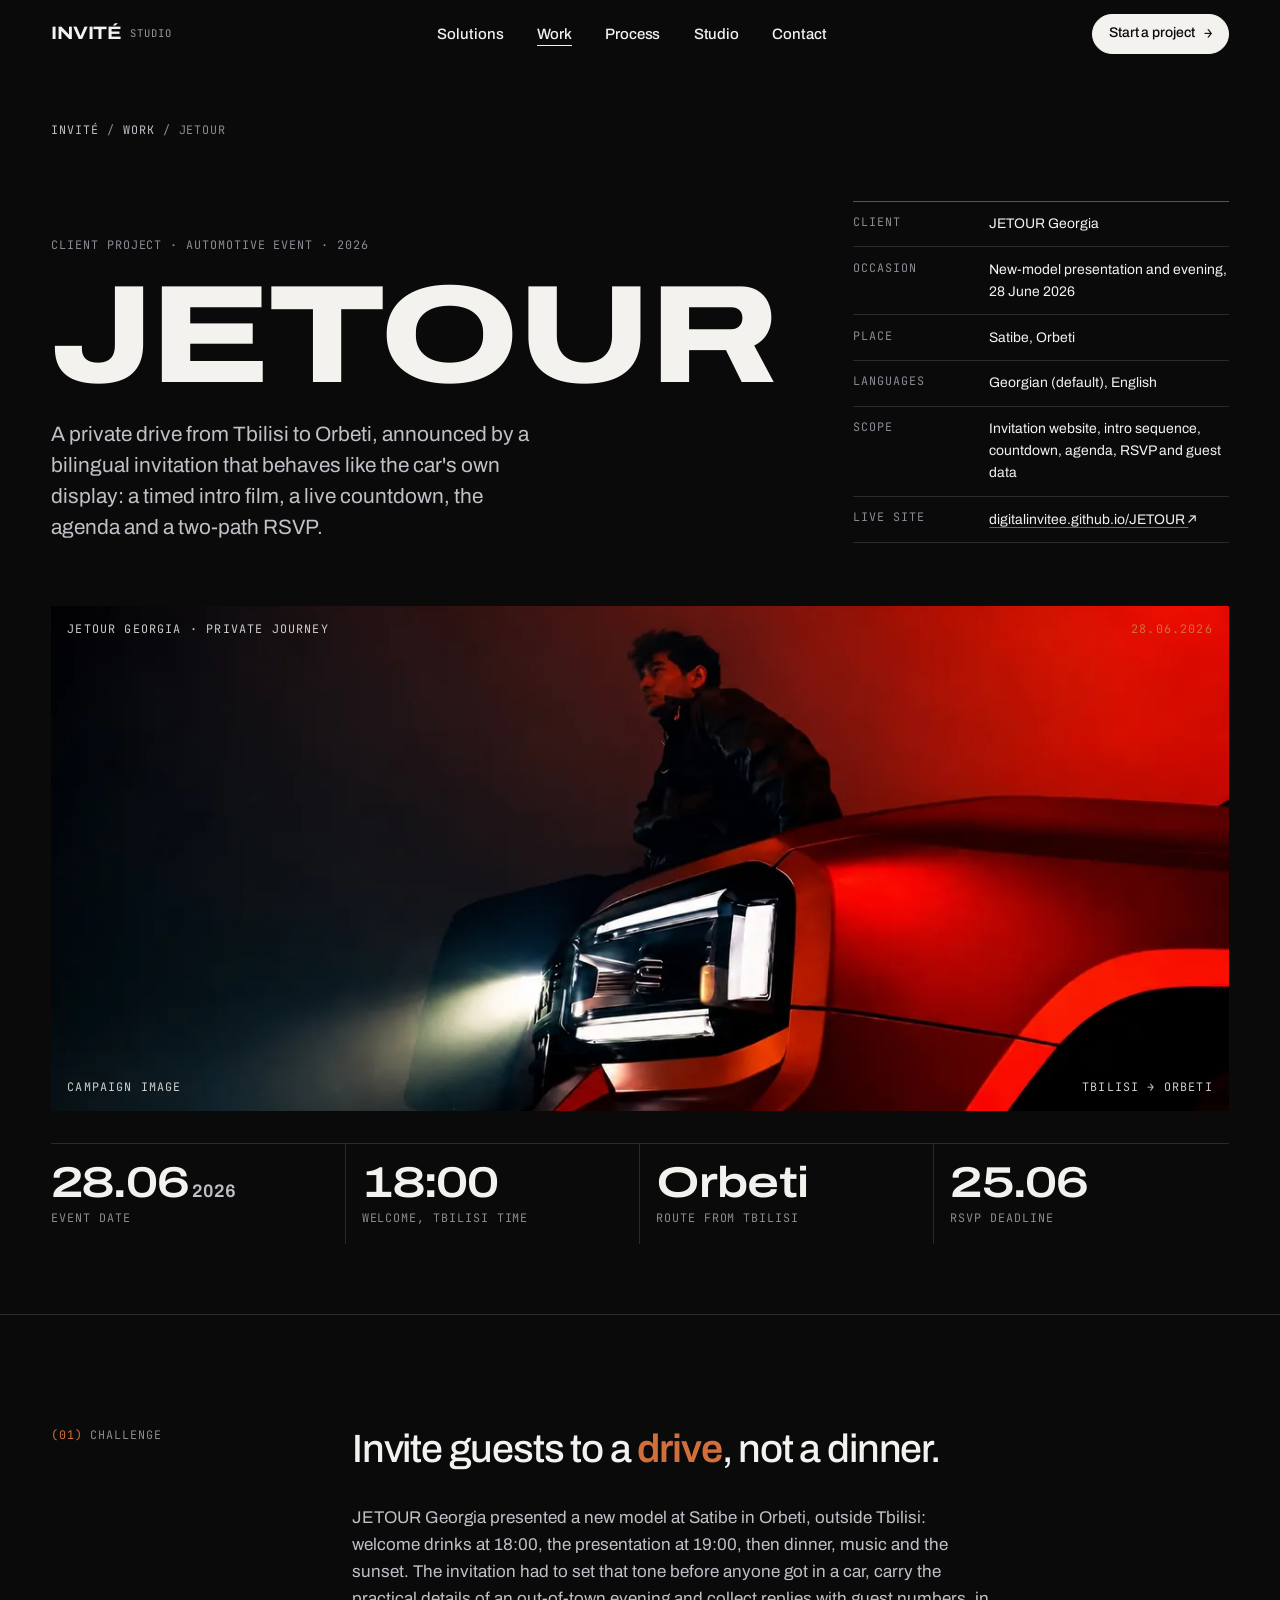
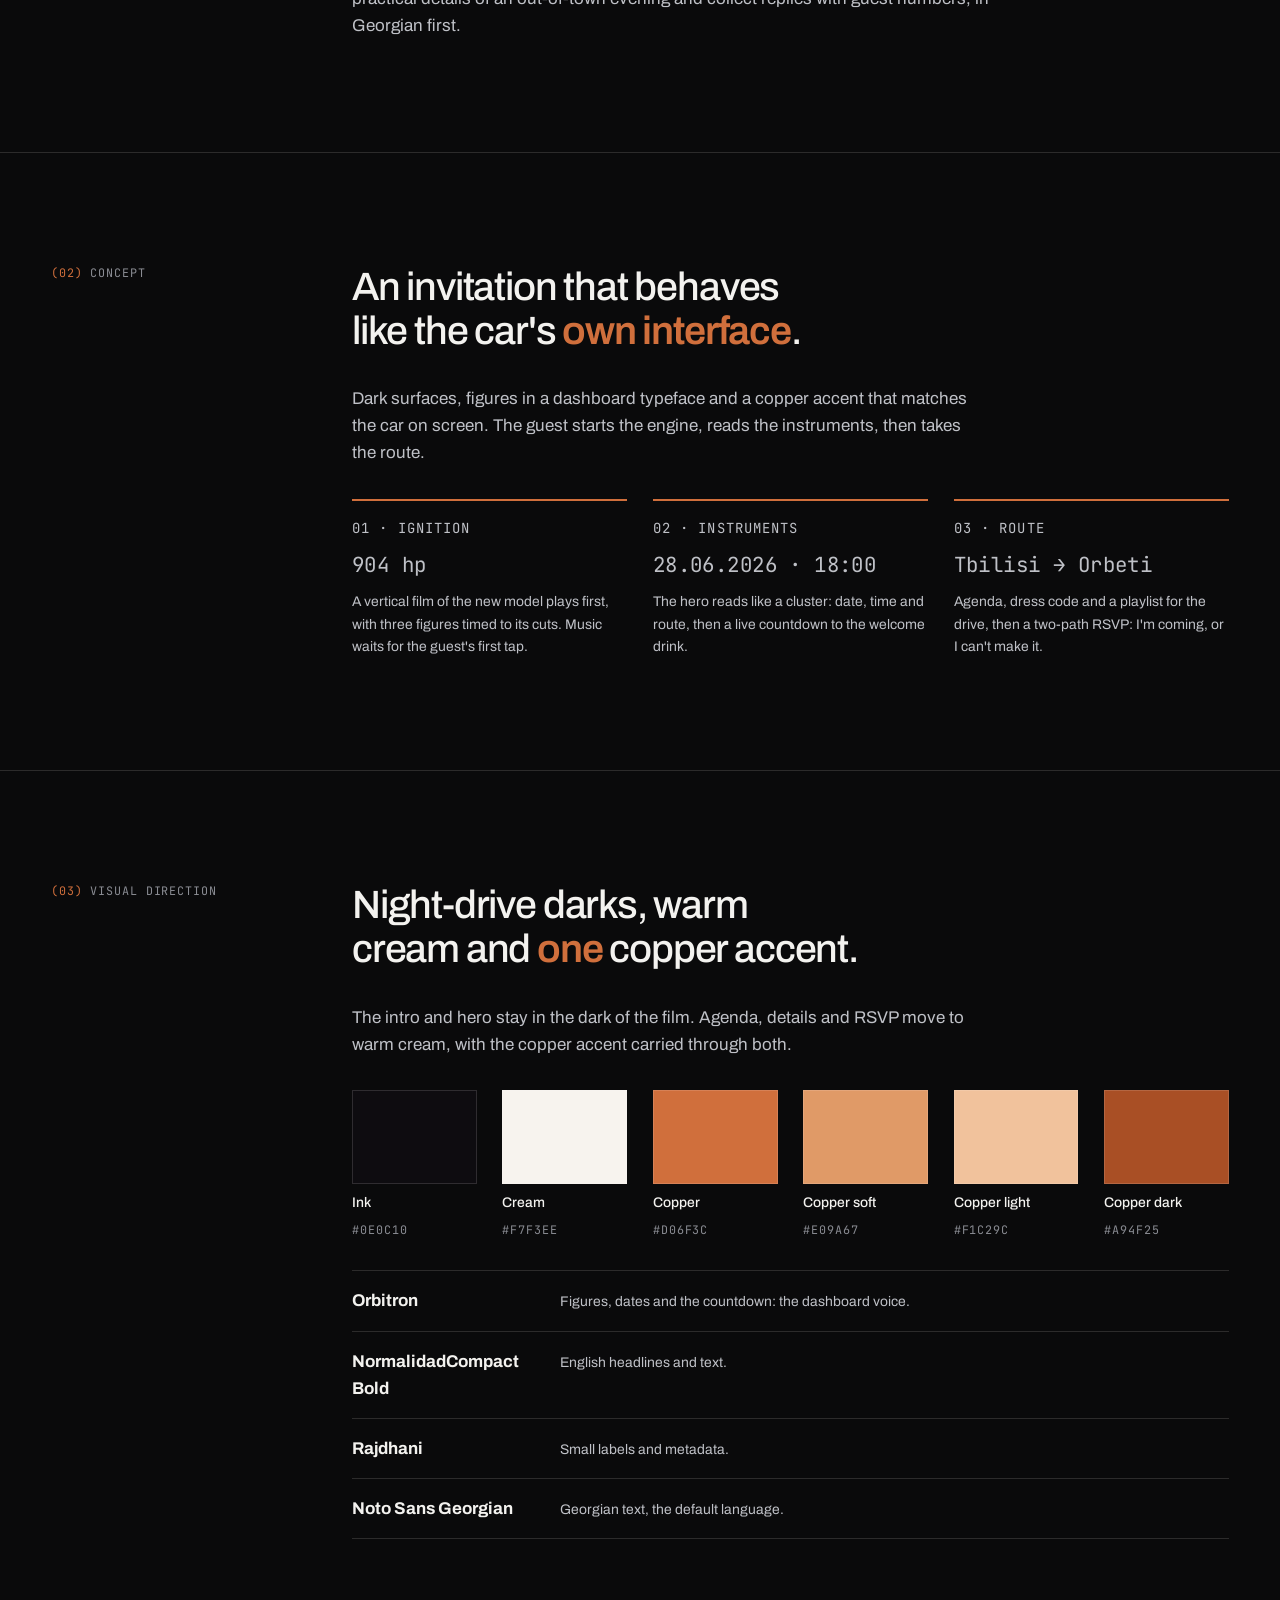
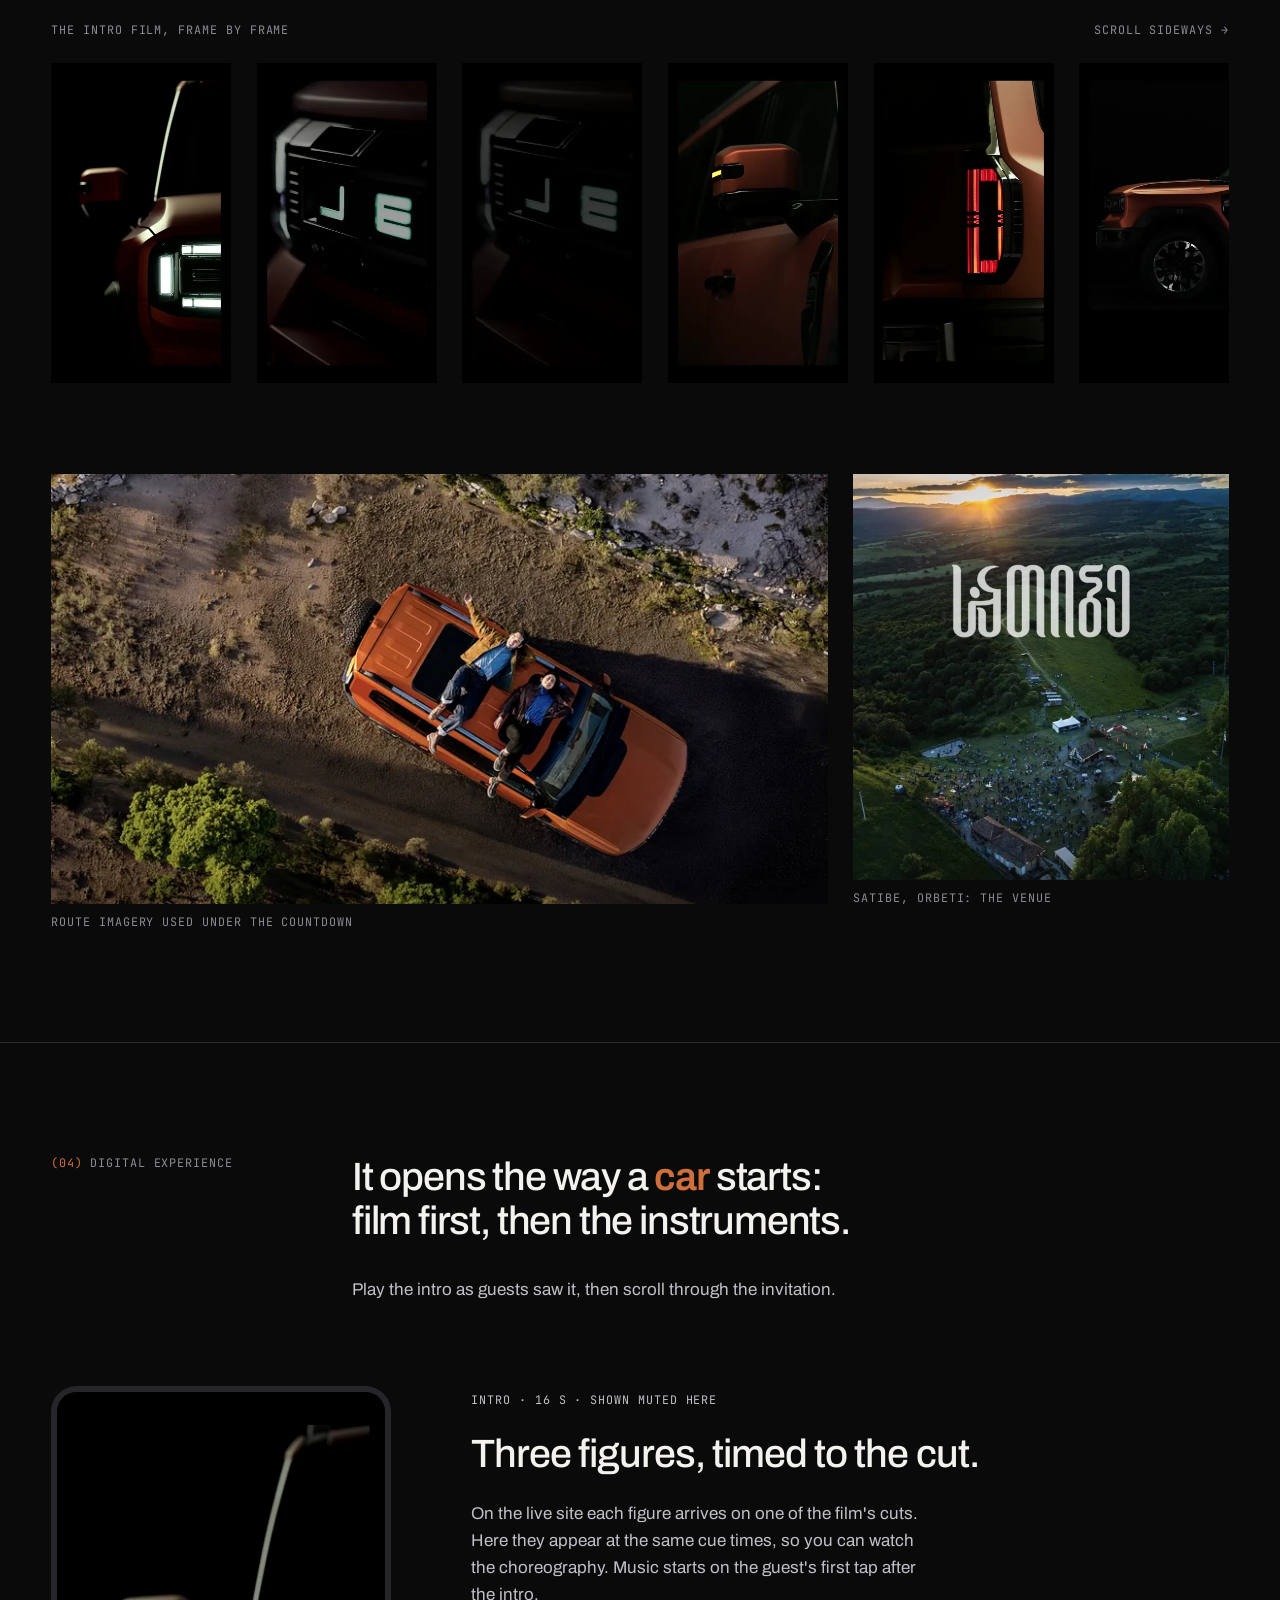
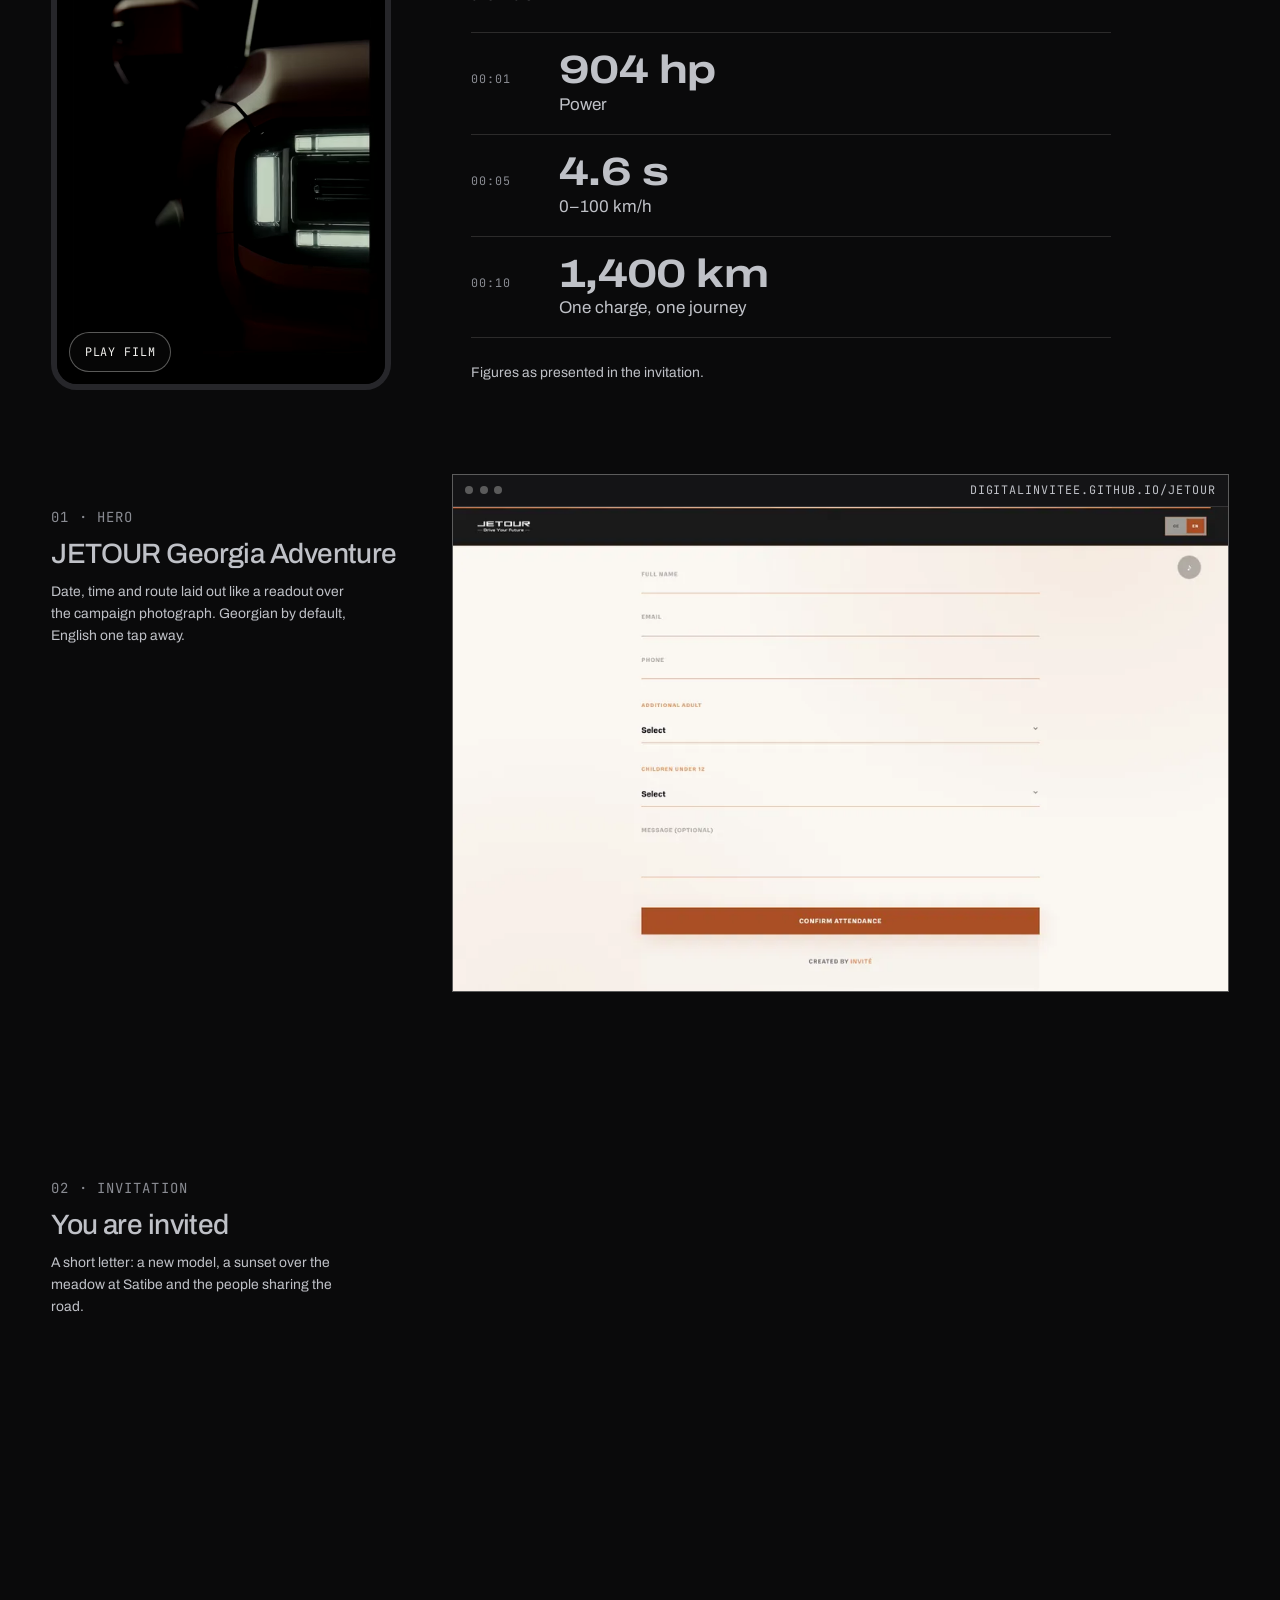
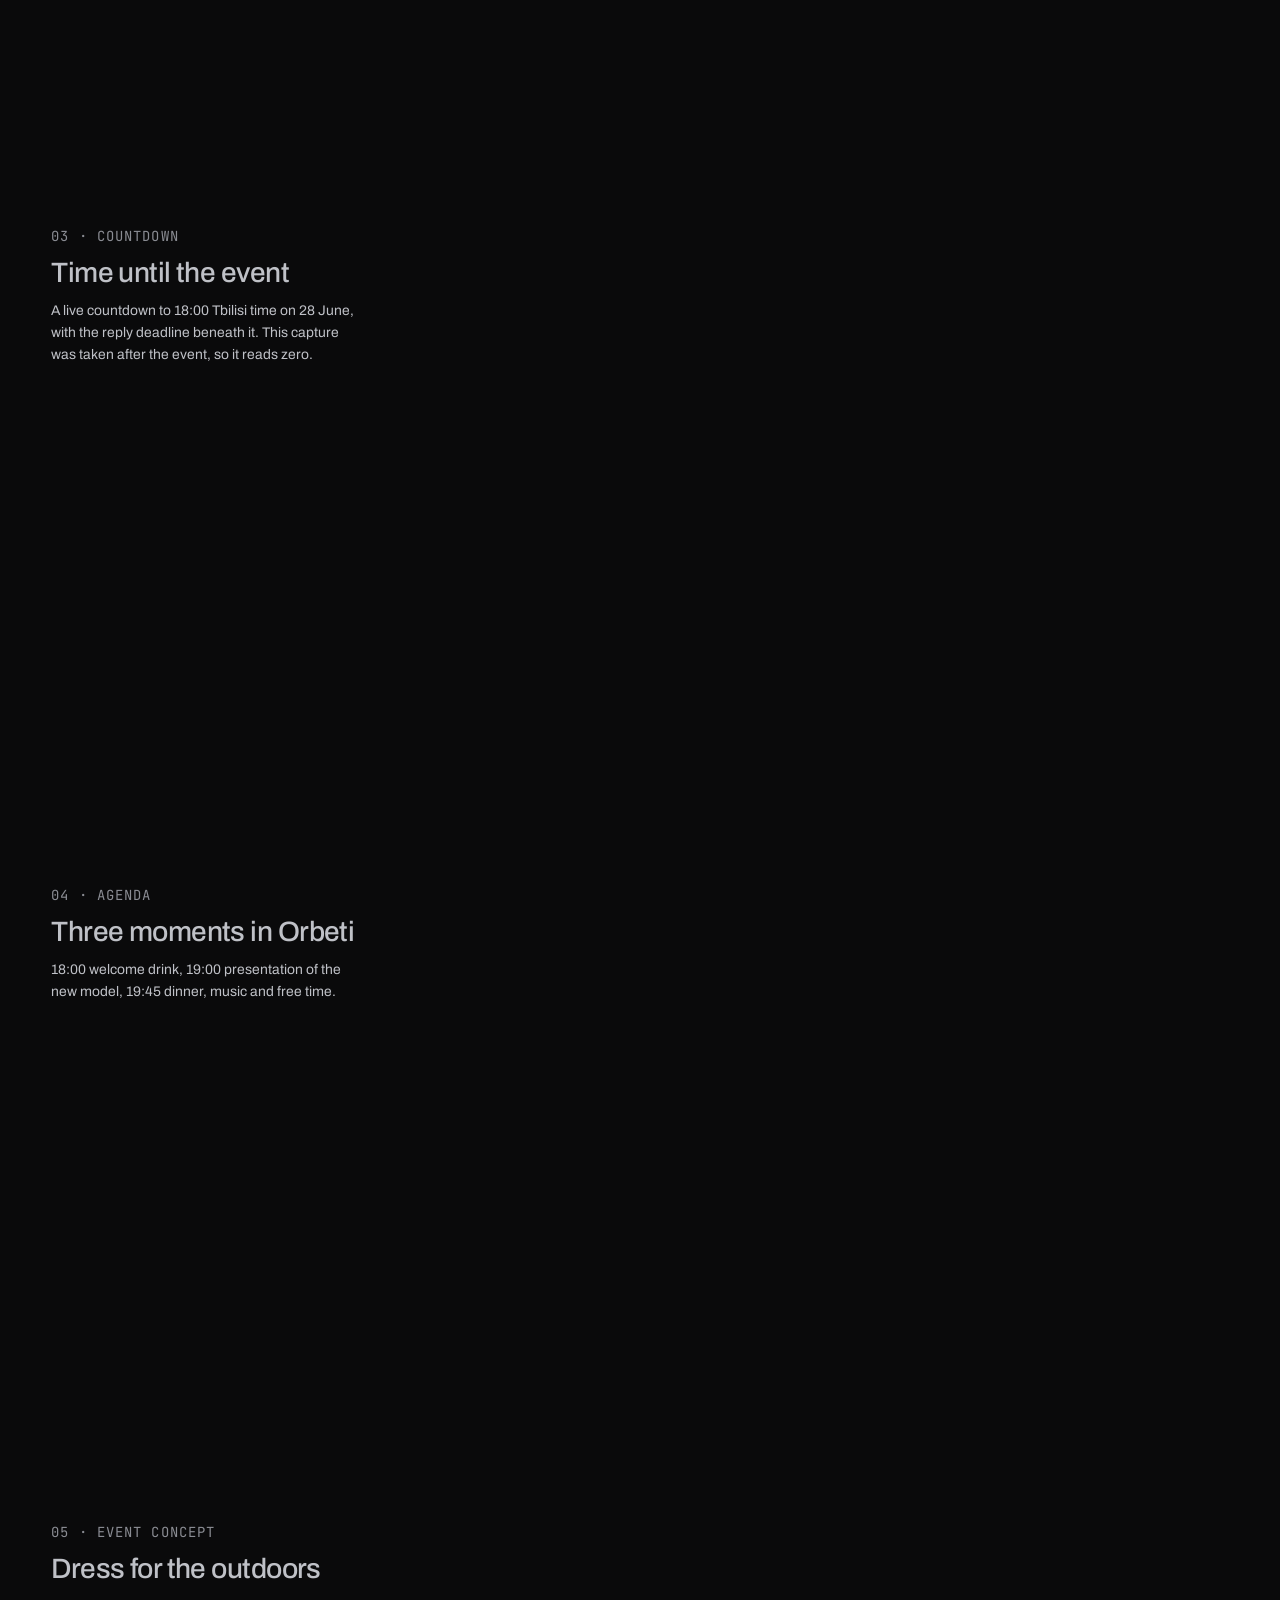
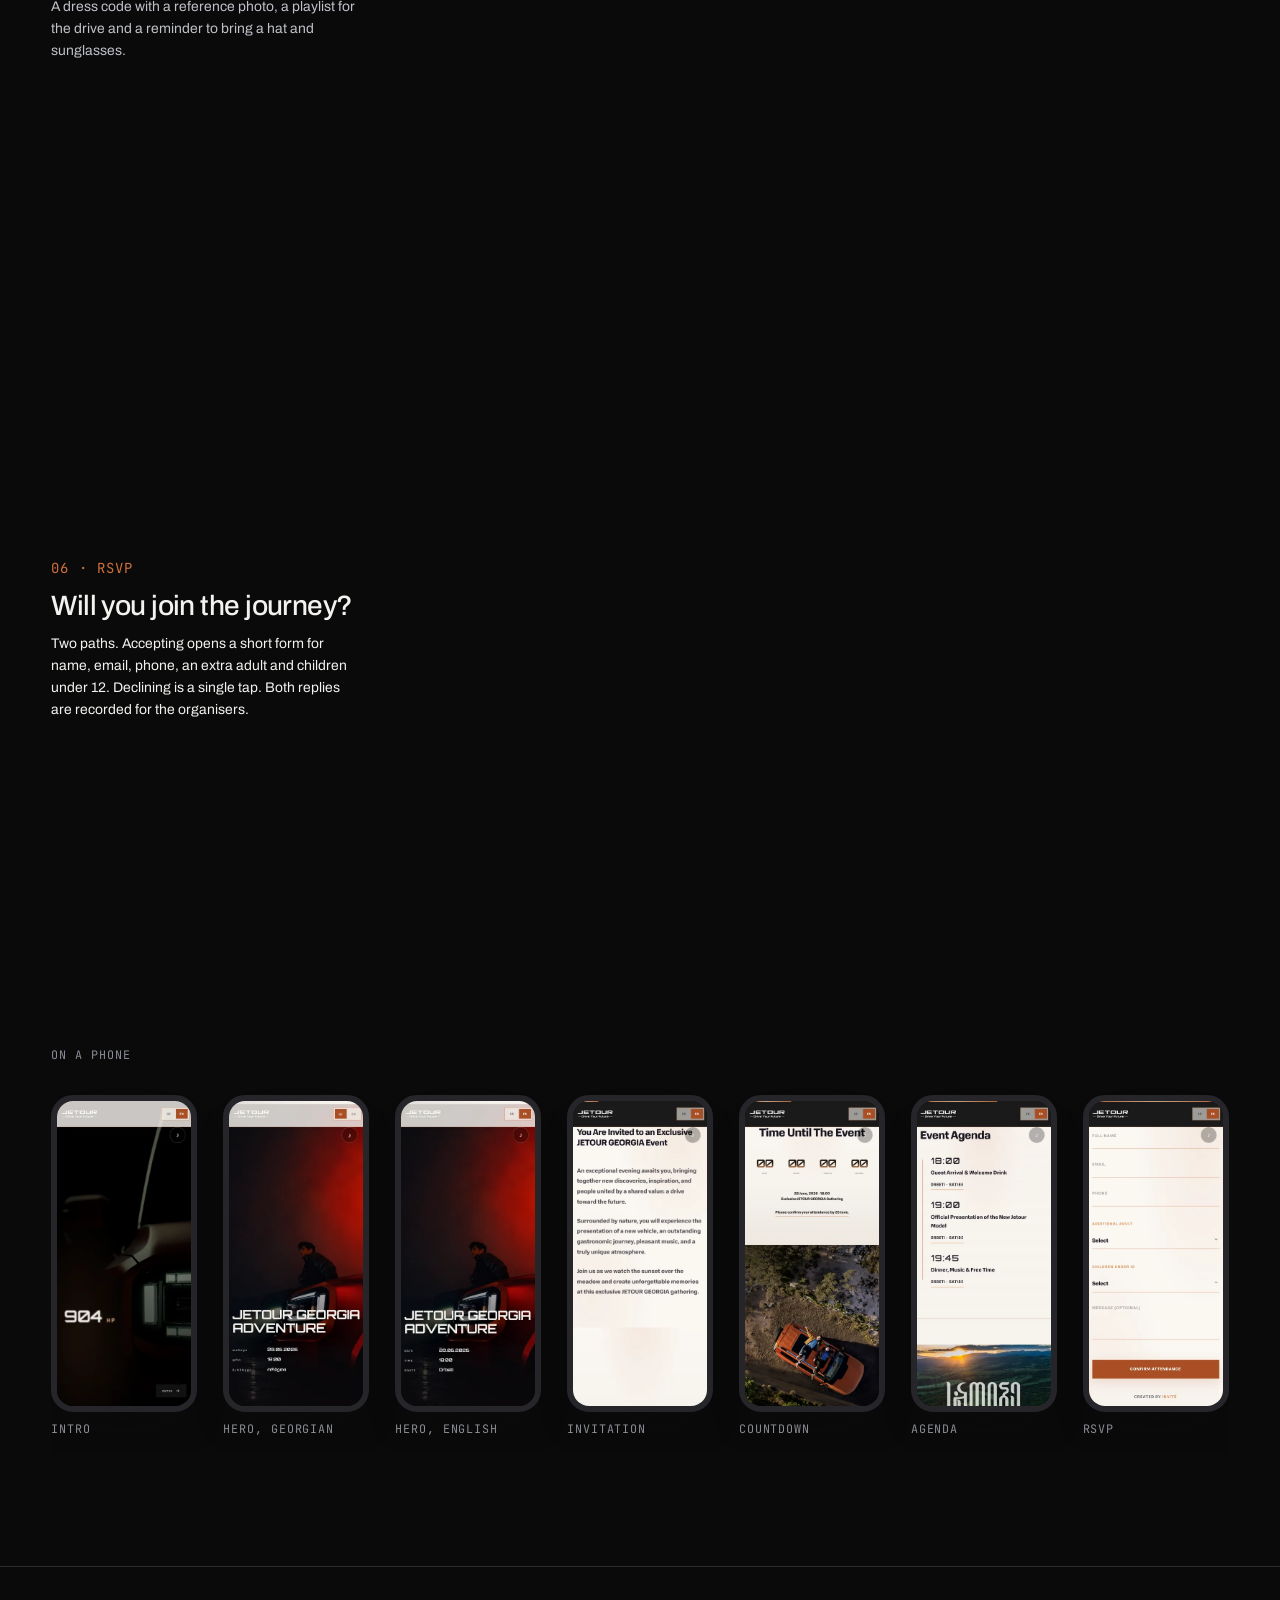
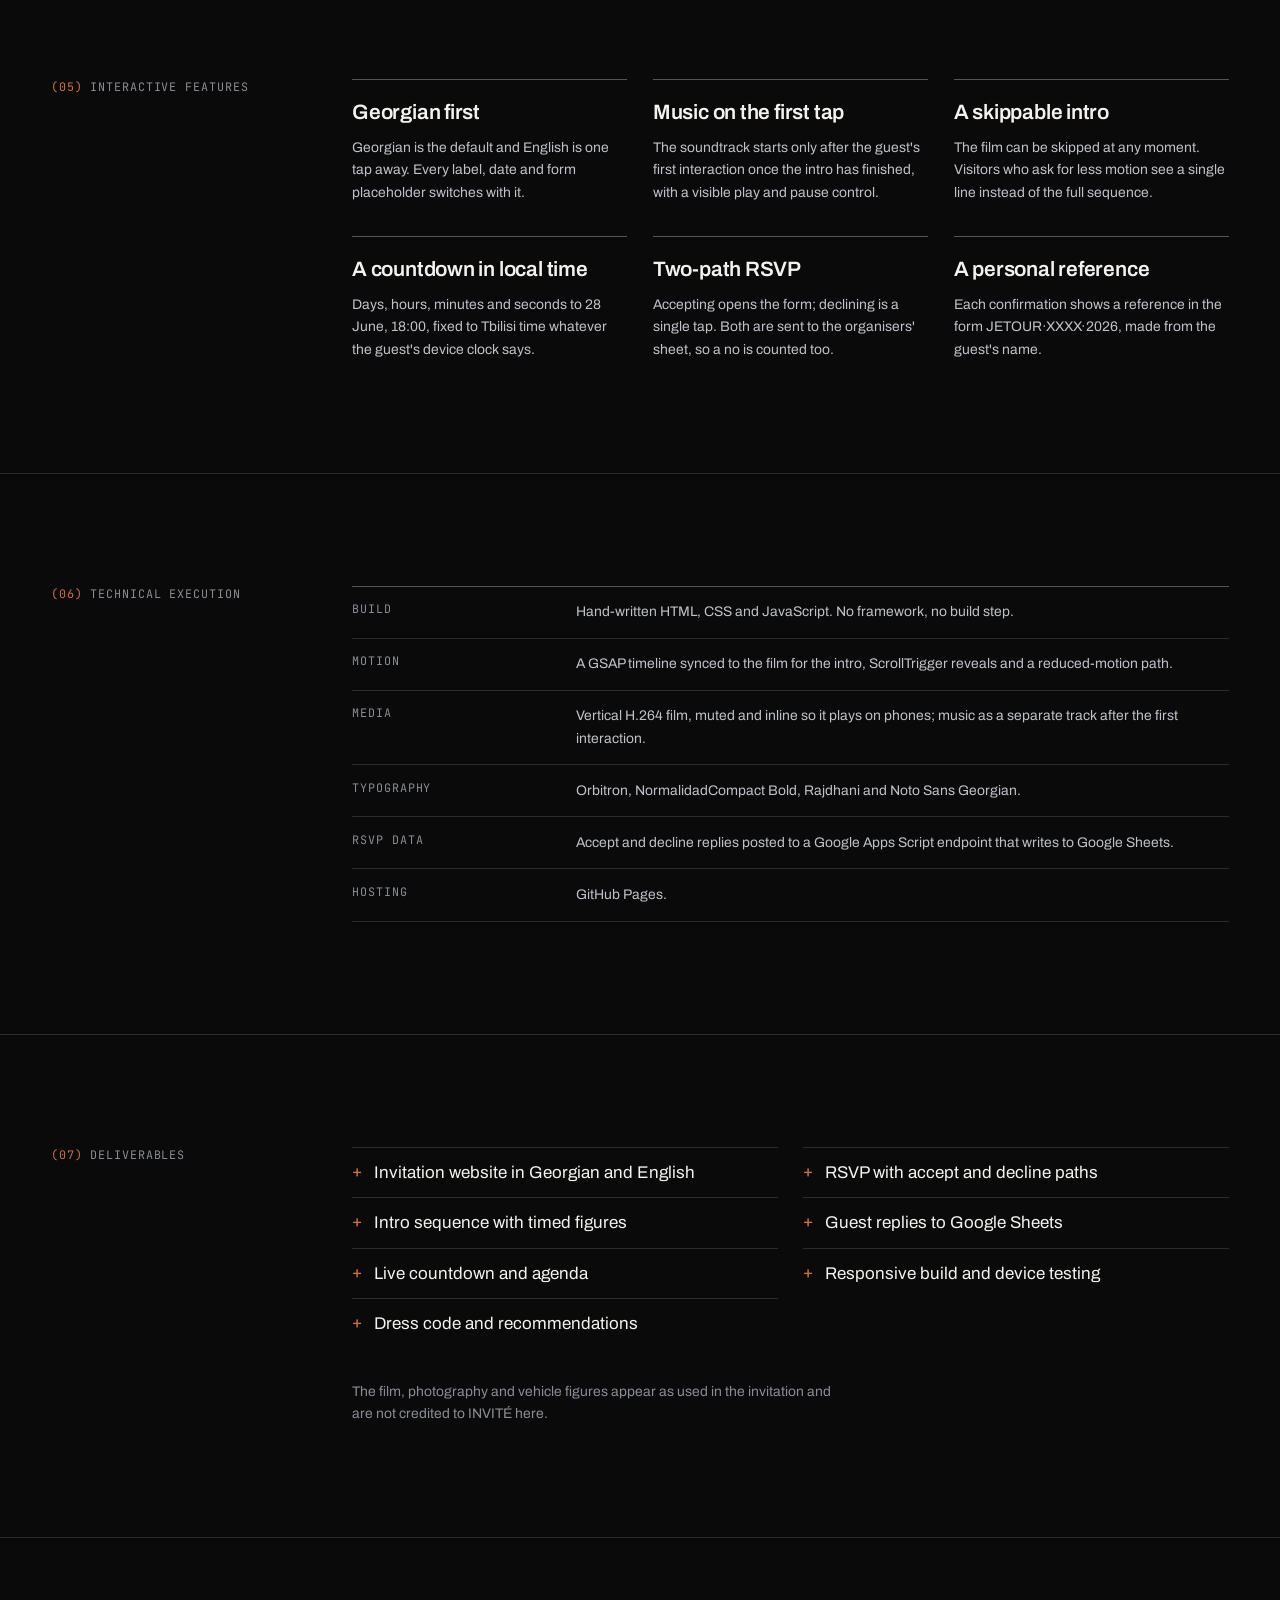
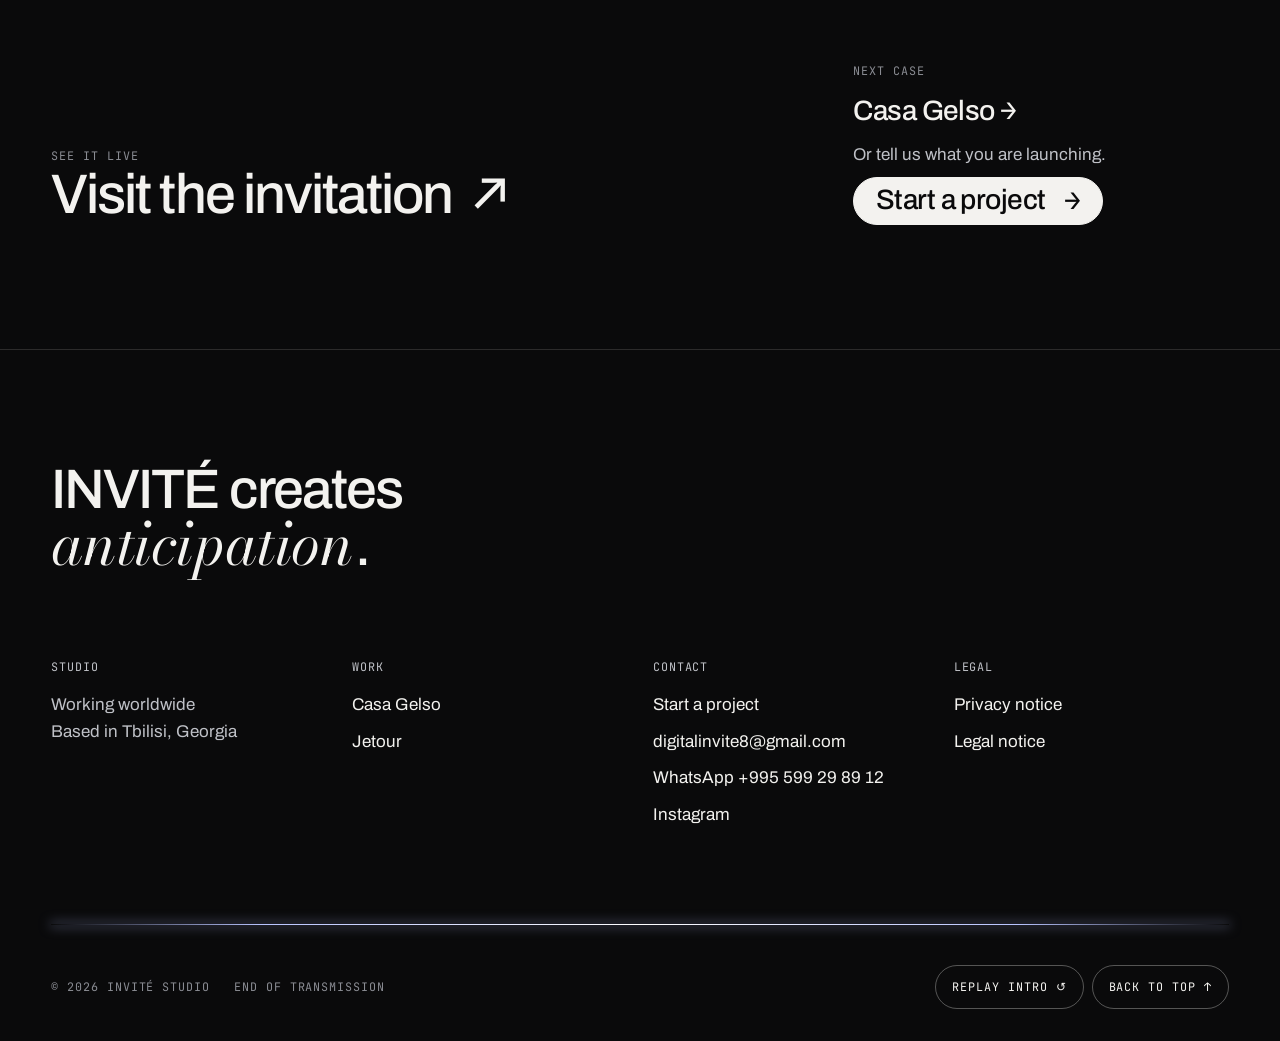
<file: work/jetour/index.html>
<!doctype html>
<html lang="en" class="no-js">
<head>
<meta charset="utf-8">
<meta name="viewport" content="width=device-width, initial-scale=1, viewport-fit=cover">
<title>Jetour — Event invitation case study · INVITÉ Studio</title>
<meta name="description" content="The bilingual invitation INVITÉ built for JETOUR Georgia's drive to Orbeti: a timed intro film, a live countdown, the agenda and a two-path RSVP.">
<link rel="canonical" href="https://invitee.ge/work/jetour/">
<meta name="theme-color" content="#0A0A0B">
<meta property="og:type" content="article">
<meta property="og:site_name" content="INVITÉ Studio">
<meta property="og:title" content="Jetour — an invitation that behaves like the car's own display">
<meta property="og:description" content="A timed intro film, a live countdown, the agenda and a two-path RSVP, in Georgian and English. A case study by INVITÉ Studio.">
<meta property="og:url" content="https://invitee.ge/work/jetour/">
<meta property="og:image" content="https://invitee.ge/assets/img/og/og-jetour.jpg">
<meta property="og:image:width" content="1200">
<meta property="og:image:height" content="630">
<meta property="og:image:alt" content="A red Jetour under studio light beside the word Jetour, case study.">
<meta name="twitter:card" content="summary_large_image">
<link rel="icon" href="../../assets/icons/favicon.svg" type="image/svg+xml">
<link rel="icon" href="../../assets/icons/favicon-32.png" sizes="32x32" type="image/png">
<link rel="apple-touch-icon" href="../../assets/icons/apple-touch-icon.png">
<link rel="manifest" href="../../site.webmanifest">
<link rel="preload" href="../../assets/fonts/archivo-var.woff2" as="font" type="font/woff2" crossorigin>
<link rel="stylesheet" href="../../css/fonts.css">
<link rel="stylesheet" href="../../css/tokens.css">
<link rel="stylesheet" href="../../css/base.css">
<link rel="stylesheet" href="../../css/components.css">
<link rel="stylesheet" href="../../css/case.css">
<script>document.documentElement.className = document.documentElement.className.replace('no-js', 'js');</script>
<script type="application/ld+json">
{
  "@context": "https://schema.org",
  "@graph": [
    {
      "@type": "CreativeWork",
      "@id": "https://invitee.ge/work/jetour/#work",
      "name": "Jetour Georgia Adventure — event invitation",
      "headline": "Jetour — an invitation that behaves like the car's own display",
      "description": "Bilingual invitation website for JETOUR Georgia's private drive from Tbilisi to Orbeti: a timed intro film, a live countdown, the agenda and a two-path RSVP.",
      "url": "https://invitee.ge/work/jetour/",
      "image": "https://invitee.ge/assets/img/og/og-jetour.jpg",
      "inLanguage": "en",
      "genre": "Event invitation website",
      "creator": { "@type": "Organization", "@id": "https://invitee.ge/#studio", "name": "INVITÉ Studio", "url": "https://invitee.ge/" },
      "sameAs": "https://digitalinvitee.github.io/JETOUR/"
    },
    {
      "@type": "BreadcrumbList",
      "itemListElement": [
        { "@type": "ListItem", "position": 1, "name": "INVITÉ Studio", "item": "https://invitee.ge/" },
        { "@type": "ListItem", "position": 2, "name": "Work", "item": "https://invitee.ge/#work" },
        { "@type": "ListItem", "position": 3, "name": "Jetour", "item": "https://invitee.ge/work/jetour/" }
      ]
    }
  ]
}
</script>
<script type="module" src="../../js/main.js"></script>
<script>
  /* Opened straight from a folder (file://)? Load the offline copy of the scripts and fonts. */
  if (location.protocol === 'file:') (function (d) {
    var l = d.createElement('link'); l.rel = 'stylesheet'; l.href = '../../css/fonts-offline.css'; d.head.appendChild(l);
    var s = d.createElement('script'); s.src = '../../js/offline.js'; d.head.appendChild(s);
  })(document);
</script>
</head>
<body data-page="case" class="case case--jetour theme-dark">
<a class="skip-link" href="#main">Skip to content</a>

<!-- ═══ Header (shared markup: keep in sync with index.html) ═══ -->
<header class="site-header" data-header>
  <div class="site-header__inner container">
    <a class="wordmark" href="../../" aria-label="INVITÉ Studio, home">INVITÉ<span class="wordmark__studio" aria-hidden="true">Studio</span></a>
    <nav class="primary-nav" aria-label="Primary">
      <ul>
        <li><a href="../../#solutions">Solutions</a></li>
        <li><a href="../../#work" aria-current="true">Work</a></li>
        <li><a href="../../#process">Process</a></li>
        <li><a href="../../#studio">Studio</a></li>
        <li><a href="../../#contact">Contact</a></li>
      </ul>
    </nav>
    <div class="site-header__actions">
      <a class="btn btn--primary btn--sm btn--start" href="../../#contact">Start a project <span class="arr" aria-hidden="true">→</span></a>
      <button class="menu-toggle" type="button" aria-haspopup="dialog" aria-controls="menu" aria-expanded="false" data-menu-open>Menu</button>
    </div>
  </div>
</header>

<dialog class="menu" id="menu" aria-label="Menu">
  <div class="menu__top">
    <span class="wordmark" aria-hidden="true">INVITÉ</span>
    <button class="menu__close" type="button" data-menu-close>Close</button>
  </div>
  <nav class="menu__nav" aria-label="Menu">
    <ol>
      <li><a href="../../#solutions" data-menu-link>Solutions</a></li>
      <li><a href="../../#work" data-menu-link>Work</a></li>
      <li><a href="../../#process" data-menu-link>Process</a></li>
      <li><a href="../../#studio" data-menu-link>Studio</a></li>
      <li><a href="../../#contact" data-menu-link>Contact</a></li>
    </ol>
  </nav>
  <div class="menu__foot">
    <a class="btn btn--primary" href="../../#contact" data-menu-link>Start a project <span class="arr" aria-hidden="true">→</span></a>
    <div class="menu__row">
      <a href="../casa-gelso/" data-menu-link>Next case: Casa Gelso</a>
      <a href="../../?intro=full">Replay intro ↺</a>
    </div>
  </div>
</dialog>

<main id="main" tabindex="-1">

  <!-- ═══ Hero ═══ -->
  <header class="case-hero container" id="top">
    <nav class="crumbs label" aria-label="Breadcrumb">
      <a href="../../">INVITÉ</a><span aria-hidden="true">/</span><a href="../../#work">Work</a><span aria-hidden="true">/</span><span aria-current="page">Jetour</span>
    </nav>
    <div class="case-hero__grid">
      <div class="case-hero__title-wrap">
        <p class="label">Client project · Automotive event · 2026</p>
        <h1 class="case-title--jetour">Jetour</h1>
        <p class="lead">A private drive from Tbilisi to Orbeti, announced by a bilingual invitation that behaves like the car's own display: a timed intro film, a live countdown, the agenda and a two-path RSVP.</p>
      </div>
      <dl class="facts case-hero__facts">
        <div><dt class="label">Client</dt><dd>JETOUR Georgia</dd></div>
        <div><dt class="label">Occasion</dt><dd>New-model presentation and evening, 28 June 2026</dd></div>
        <div><dt class="label">Place</dt><dd>Satibe, Orbeti</dd></div>
        <div><dt class="label">Languages</dt><dd>Georgian (default), English</dd></div>
        <div><dt class="label">Scope</dt><dd>Invitation website, intro sequence, countdown, agenda, RSVP and guest data</dd></div>
        <div><dt class="label">Live site</dt><dd><a class="link" href="https://digitalinvitee.github.io/JETOUR/" target="_blank" rel="noopener">digitalinvitee.github.io/JETOUR <span class="arr" aria-hidden="true">↗</span><span class="sr-only"> (opens in a new tab)</span></a></dd></div>
      </dl>
    </div>

    <figure class="case-cover">
      <div class="cine sr">
        <img src="../../assets/img/work/jetour/jetour-cover-1280.webp" srcset="../../assets/img/work/jetour/jetour-cover-800.webp 800w, ../../assets/img/work/jetour/jetour-cover-1280.webp 1280w, ../../assets/img/work/jetour/jetour-cover-1704.webp 1704w" sizes="(max-width: 1520px) 94vw, 1408px" width="1704" height="923" fetchpriority="high" decoding="async" alt="A driver leaning on a red Jetour under studio light, its headlight glowing.">
        <span class="cine__hud" aria-hidden="true"><span class="tl">JETOUR Georgia · Private journey</span><span class="tr">28.06.2026</span><span class="bl">Campaign image</span><span class="br">Tbilisi → Orbeti</span></span>
      </div>
      <div class="telemetry">
        <div><span class="v">28.06<small>2026</small></span><span class="label">Event date</span></div>
        <div><span class="v">18:00</span><span class="label">Welcome, Tbilisi time</span></div>
        <div><span class="v">Orbeti</span><span class="label">Route from Tbilisi</span></div>
        <div><span class="v">25.06</span><span class="label">RSVP deadline</span></div>
      </div>
      <figcaption class="sr-only">Cover image from the invitation, with the event details it announced.</figcaption>
    </figure>
  </header>

  <!-- ═══ 01 Challenge ═══ -->
  <section class="case-section" aria-labelledby="s1">
    <div class="container case-section__grid">
      <h2 class="label section-id case-section__id" id="s1"><span class="section-id__num">(01)</span><span>Challenge</span></h2>
      <div class="case-section__body">
        <p class="case-statement">Invite guests to a <em>drive</em>, not a dinner.</p>
        <div class="body">
          <p>JETOUR Georgia presented a new model at Satibe in Orbeti, outside Tbilisi: welcome drinks at 18:00, the presentation at 19:00, then dinner, music and the sunset. The invitation had to set that tone before anyone got in a car, carry the practical details of an out-of-town evening and collect replies with guest numbers, in Georgian first.</p>
        </div>
      </div>
    </div>
  </section>

  <!-- ═══ 02 Concept ═══ -->
  <section class="case-section" aria-labelledby="s2">
    <div class="container case-section__grid">
      <h2 class="label section-id case-section__id" id="s2"><span class="section-id__num">(02)</span><span>Concept</span></h2>
      <div class="case-section__body">
        <p class="case-statement">An invitation that behaves like the car's <em>own interface</em>.</p>
        <div class="body">
          <p>Dark surfaces, figures in a dashboard typeface and a copper accent that matches the car on screen. The guest starts the engine, reads the instruments, then takes the route.</p>
        </div>
        <ol class="acts" role="list">
          <li class="act">
            <p class="label">01 · Ignition</p>
            <p class="act__quote">904 hp</p>
            <p>A vertical film of the new model plays first, with three figures timed to its cuts. Music waits for the guest's first tap.</p>
          </li>
          <li class="act">
            <p class="label">02 · Instruments</p>
            <p class="act__quote">28.06.2026 · 18:00</p>
            <p>The hero reads like a cluster: date, time and route, then a live countdown to the welcome drink.</p>
          </li>
          <li class="act">
            <p class="label">03 · Route</p>
            <p class="act__quote">Tbilisi → Orbeti</p>
            <p>Agenda, dress code and a playlist for the drive, then a two-path RSVP: I'm coming, or I can't make it.</p>
          </li>
        </ol>
      </div>
    </div>
  </section>

  <!-- ═══ 03 Visual direction ═══ -->
  <section class="case-section" aria-labelledby="s3">
    <div class="container">
      <div class="case-section__grid">
        <h2 class="label section-id case-section__id" id="s3"><span class="section-id__num">(03)</span><span>Visual direction</span></h2>
        <div class="case-section__body">
          <p class="case-statement">Night-drive darks, warm cream and <em>one</em> copper accent.</p>
          <div class="body">
            <p>The intro and hero stay in the dark of the film. Agenda, details and RSVP move to warm cream, with the copper accent carried through both.</p>
          </div>
          <ul class="swatches" role="list" aria-label="Palette">
            <li class="swatch"><span class="swatch__chip" style="background:#0E0C10" aria-hidden="true"></span><b>Ink</b><span class="label">#0E0C10</span></li>
            <li class="swatch"><span class="swatch__chip" style="background:#F7F3EE" aria-hidden="true"></span><b>Cream</b><span class="label">#F7F3EE</span></li>
            <li class="swatch"><span class="swatch__chip" style="background:#D06F3C" aria-hidden="true"></span><b>Copper</b><span class="label">#D06F3C</span></li>
            <li class="swatch"><span class="swatch__chip" style="background:#E09A67" aria-hidden="true"></span><b>Copper soft</b><span class="label">#E09A67</span></li>
            <li class="swatch"><span class="swatch__chip" style="background:#F1C29C" aria-hidden="true"></span><b>Copper light</b><span class="label">#F1C29C</span></li>
            <li class="swatch"><span class="swatch__chip" style="background:#A94F25" aria-hidden="true"></span><b>Copper dark</b><span class="label">#A94F25</span></li>
          </ul>
          <div class="type-rows" role="list" aria-label="Typefaces">
            <div class="type-row" role="listitem"><p><b>Orbitron</b></p><p>Figures, dates and the countdown: the dashboard voice.</p></div>
            <div class="type-row" role="listitem"><p><b>NormalidadCompact Bold</b></p><p>English headlines and text.</p></div>
            <div class="type-row" role="listitem"><p><b>Rajdhani</b></p><p>Small labels and metadata.</p></div>
            <div class="type-row" role="listitem"><p><b>Noto Sans Georgian</b></p><p>Georgian text, the default language.</p></div>
          </div>
        </div>
      </div>

      <div class="case-block">
        <div class="case-block__head"><h3 class="label">The intro film, frame by frame</h3><span class="label case-block__hint" aria-hidden="true" data-scroll-hint>Scroll sideways →</span></div>
        <div class="strip strip--film scroller" role="region" aria-label="Six frames from the intro film" tabindex="0">
          <figure><div class="frame"><img src="../../assets/img/work/jetour/jetour-film-1-360.webp" srcset="../../assets/img/work/jetour/jetour-film-1-360.webp 360w, ../../assets/img/work/jetour/jetour-film-1-720.webp 720w" sizes="(max-width: 640px) 50vw, 16vw" width="720" height="1279" loading="lazy" decoding="async" alt="A glowing headlight on the dark copper body of the car."></div></figure>
          <figure><div class="frame"><img src="../../assets/img/work/jetour/jetour-film-2-360.webp" srcset="../../assets/img/work/jetour/jetour-film-2-360.webp 360w, ../../assets/img/work/jetour/jetour-film-2-720.webp 720w" sizes="(max-width: 640px) 50vw, 16vw" width="720" height="1279" loading="lazy" decoding="async" alt="Close-up of the front lettering lit in the dark."></div></figure>
          <figure><div class="frame"><img src="../../assets/img/work/jetour/jetour-film-3-360.webp" srcset="../../assets/img/work/jetour/jetour-film-3-360.webp 360w, ../../assets/img/work/jetour/jetour-film-3-720.webp 720w" sizes="(max-width: 640px) 50vw, 16vw" width="720" height="1279" loading="lazy" decoding="async" alt="The grille lettering fading into shadow."></div></figure>
          <figure><div class="frame"><img src="../../assets/img/work/jetour/jetour-film-4-360.webp" srcset="../../assets/img/work/jetour/jetour-film-4-360.webp 360w, ../../assets/img/work/jetour/jetour-film-4-720.webp 720w" sizes="(max-width: 640px) 50vw, 16vw" width="720" height="1279" loading="lazy" decoding="async" alt="A side mirror with an amber indicator light."></div></figure>
          <figure><div class="frame"><img src="../../assets/img/work/jetour/jetour-film-5-360.webp" srcset="../../assets/img/work/jetour/jetour-film-5-360.webp 360w, ../../assets/img/work/jetour/jetour-film-5-720.webp 720w" sizes="(max-width: 640px) 50vw, 16vw" width="720" height="1279" loading="lazy" decoding="async" alt="A red tail light against copper paint."></div></figure>
          <figure><div class="frame"><img src="../../assets/img/work/jetour/jetour-film-6-360.webp" srcset="../../assets/img/work/jetour/jetour-film-6-360.webp 360w, ../../assets/img/work/jetour/jetour-film-6-720.webp 720w" sizes="(max-width: 640px) 50vw, 16vw" width="720" height="1279" loading="lazy" decoding="async" alt="The car in profile, its wheel catching the light."></div></figure>
        </div>
      </div>

      <div class="case-block duo">
        <figure>
          <div class="frame"><img src="../../assets/img/work/jetour/jetour-aerial-1600.webp" srcset="../../assets/img/work/jetour/jetour-aerial-800.webp 800w, ../../assets/img/work/jetour/jetour-aerial-1600.webp 1600w" sizes="(max-width: 760px) 92vw, 62vw" width="1600" height="886" loading="lazy" decoding="async" alt="Aerial view of a copper Jetour on a dirt road, passengers waving from the open roof."></div>
          <figcaption class="label">Route imagery used under the countdown</figcaption>
        </figure>
        <figure>
          <div class="frame"><img src="../../assets/img/work/jetour/jetour-satibe-1179.webp" srcset="../../assets/img/work/jetour/jetour-satibe-600.webp 600w, ../../assets/img/work/jetour/jetour-satibe-1179.webp 1179w" sizes="(max-width: 760px) 92vw, 31vw" width="1179" height="1275" loading="lazy" decoding="async" alt="Satibe from above at sunset, its Georgian logotype over the meadow."></div>
          <figcaption class="label">Satibe, Orbeti: the venue</figcaption>
        </figure>
      </div>
    </div>
  </section>

  <!-- ═══ 04 Digital experience ═══ -->
  <section class="case-section" aria-labelledby="s4">
    <div class="container">
      <div class="case-section__grid">
        <h2 class="label section-id case-section__id" id="s4"><span class="section-id__num">(04)</span><span>Digital experience</span></h2>
        <div class="case-section__body">
          <p class="case-statement">It opens the way a <em>car</em> starts: film first, then the instruments.</p>
          <div class="body"><p>Play the intro as guests saw it, then scroll through the invitation.</p></div>
        </div>
      </div>

      <div class="film case-block" data-film>
        <div class="film__screen">
          <video muted playsinline loop preload="none" width="540" height="960" poster="../../assets/video/jetour-intro-poster.webp" aria-label="The invitation's intro film: close-ups of the new model in the dark. Muted, 16 seconds.">
            <source src="../../assets/video/jetour-intro-540.webm" type="video/webm">
            <source src="../../assets/video/jetour-intro-540.mp4" type="video/mp4">
          </video>
          <div class="film__overlay" aria-hidden="true">
            <p data-overlay="1"><b>904<small>HP</small></b></p>
            <p data-overlay="2"><span>0 – 100 km/h</span><b>4.6<small>S</small></b></p>
            <p data-overlay="3"><span>Up to</span><b>1,400<small>KM</small></b><span>One charge, one journey</span></p>
          </div>
          <button class="film__toggle" type="button" data-film-toggle>Play film</button>
        </div>
        <div class="film__notes">
          <p class="label">Intro · 16 s · shown muted here</p>
          <h3>Three figures, timed to the cut.</h3>
          <p>On the live site each figure arrives on one of the film's cuts. Here they appear at the same cue times, so you can watch the choreography. Music starts on the guest's first tap after the intro.</p>
          <ol class="cues" role="list">
            <li class="cue" data-cue="1" data-cue-start="1.2" data-cue-end="5.5"><span class="label">00:01</span><span><b>904 hp</b>Power</span></li>
            <li class="cue" data-cue="2" data-cue-start="5.55" data-cue-end="9.9"><span class="label">00:05</span><span><b>4.6 s</b>0–100 km/h</span></li>
            <li class="cue" data-cue="3" data-cue-start="10.2" data-cue-end="14.2"><span class="label">00:10</span><span><b>1,400 km</b>One charge, one journey</span></li>
          </ol>
          <p class="note">Figures as presented in the invitation.</p>
        </div>
      </div>

      <div class="scenes case-block" data-scenes>
        <ol class="scenes__steps" role="list">
          <li class="scene-step is-active" data-scene-step="hero">
            <p class="label">01 · Hero</p>
            <h3>JETOUR Georgia Adventure</h3>
            <p>Date, time and route laid out like a readout over the campaign photograph. Georgian by default, English one tap away.</p>
            <img class="scene-step__media" src="../../assets/img/work/jetour/jetour-shot-hero-960.webp" srcset="../../assets/img/work/jetour/jetour-shot-hero-960.webp 960w, ../../assets/img/work/jetour/jetour-shot-hero-1600.webp 1600w" sizes="92vw" width="1600" height="1000" loading="lazy" decoding="async" alt="The hero: JETOUR GEORGIA ADVENTURE with the date, time and route over a red-lit car.">
          </li>
          <li class="scene-step" data-scene-step="invitation">
            <p class="label">02 · Invitation</p>
            <h3>You are invited</h3>
            <p>A short letter: a new model, a sunset over the meadow at Satibe and the people sharing the road.</p>
            <img class="scene-step__media" src="../../assets/img/work/jetour/jetour-shot-invitation-960.webp" srcset="../../assets/img/work/jetour/jetour-shot-invitation-960.webp 960w, ../../assets/img/work/jetour/jetour-shot-invitation-1600.webp 1600w" sizes="92vw" width="1600" height="1000" loading="lazy" decoding="async" alt="The invitation text on warm cream: You Are Invited to an Exclusive JETOUR GEORGIA Event.">
          </li>
          <li class="scene-step" data-scene-step="countdown">
            <p class="label">03 · Countdown</p>
            <h3>Time until the event</h3>
            <p>A live countdown to 18:00 Tbilisi time on 28 June, with the reply deadline beneath it. This capture was taken after the event, so it reads zero.</p>
            <img class="scene-step__media" src="../../assets/img/work/jetour/jetour-shot-countdown-960.webp" srcset="../../assets/img/work/jetour/jetour-shot-countdown-960.webp 960w, ../../assets/img/work/jetour/jetour-shot-countdown-1600.webp 1600w" sizes="92vw" width="1600" height="1000" loading="lazy" decoding="async" alt="The countdown, reading zero days, hours, minutes and seconds, above an aerial photo of the route.">
          </li>
          <li class="scene-step" data-scene-step="agenda">
            <p class="label">04 · Agenda</p>
            <h3>Three moments in Orbeti</h3>
            <p>18:00 welcome drink, 19:00 presentation of the new model, 19:45 dinner, music and free time.</p>
            <img class="scene-step__media" src="../../assets/img/work/jetour/jetour-shot-agenda-960.webp" srcset="../../assets/img/work/jetour/jetour-shot-agenda-960.webp 960w, ../../assets/img/work/jetour/jetour-shot-agenda-1600.webp 1600w" sizes="92vw" width="1600" height="1000" loading="lazy" decoding="async" alt="The event agenda with three times: 18:00, 19:00 and 19:45.">
          </li>
          <li class="scene-step" data-scene-step="concept">
            <p class="label">05 · Event concept</p>
            <h3>Dress for the outdoors</h3>
            <p>A dress code with a reference photo, a playlist for the drive and a reminder to bring a hat and sunglasses.</p>
            <img class="scene-step__media" src="../../assets/img/work/jetour/jetour-shot-concept-960.webp" srcset="../../assets/img/work/jetour/jetour-shot-concept-960.webp 960w, ../../assets/img/work/jetour/jetour-shot-concept-1600.webp 1600w" sizes="92vw" width="1600" height="1000" loading="lazy" decoding="async" alt="The event concept: the venue from above beside a dress-code photo of guests in linen and hats.">
          </li>
          <li class="scene-step" data-scene-step="rsvp">
            <p class="label">06 · RSVP</p>
            <h3>Will you join the journey?</h3>
            <p>Two paths. Accepting opens a short form for name, email, phone, an extra adult and children under 12. Declining is a single tap. Both replies are recorded for the organisers.</p>
            <img class="scene-step__media" src="../../assets/img/work/jetour/jetour-shot-rsvp-open-960.webp" srcset="../../assets/img/work/jetour/jetour-shot-rsvp-open-960.webp 960w, ../../assets/img/work/jetour/jetour-shot-rsvp-open-1600.webp 1600w" sizes="92vw" width="1600" height="1000" loading="lazy" decoding="async" alt="The open RSVP form with name, email, phone, additional adult, children under 12 and a message.">
          </li>
        </ol>
        <div class="scenes__frame" aria-hidden="true">
          <div class="browser">
            <div class="browser__bar"><i></i><i></i><i></i><span class="label">digitalinvitee.github.io/JETOUR</span></div>
            <div class="browser__view" data-scene-frame>
              <img class="is-active" data-shot="hero" src="../../assets/img/work/jetour/jetour-shot-hero-960.webp" srcset="../../assets/img/work/jetour/jetour-shot-hero-960.webp 960w, ../../assets/img/work/jetour/jetour-shot-hero-1600.webp 1600w" sizes="62vw" width="1600" height="1000" loading="lazy" decoding="async" alt="">
              <img data-shot="invitation" src="../../assets/img/work/jetour/jetour-shot-invitation-960.webp" srcset="../../assets/img/work/jetour/jetour-shot-invitation-960.webp 960w, ../../assets/img/work/jetour/jetour-shot-invitation-1600.webp 1600w" sizes="62vw" width="1600" height="1000" loading="lazy" decoding="async" alt="">
              <img data-shot="countdown" src="../../assets/img/work/jetour/jetour-shot-countdown-960.webp" srcset="../../assets/img/work/jetour/jetour-shot-countdown-960.webp 960w, ../../assets/img/work/jetour/jetour-shot-countdown-1600.webp 1600w" sizes="62vw" width="1600" height="1000" loading="lazy" decoding="async" alt="">
              <img data-shot="agenda" src="../../assets/img/work/jetour/jetour-shot-agenda-960.webp" srcset="../../assets/img/work/jetour/jetour-shot-agenda-960.webp 960w, ../../assets/img/work/jetour/jetour-shot-agenda-1600.webp 1600w" sizes="62vw" width="1600" height="1000" loading="lazy" decoding="async" alt="">
              <img data-shot="concept" src="../../assets/img/work/jetour/jetour-shot-concept-960.webp" srcset="../../assets/img/work/jetour/jetour-shot-concept-960.webp 960w, ../../assets/img/work/jetour/jetour-shot-concept-1600.webp 1600w" sizes="62vw" width="1600" height="1000" loading="lazy" decoding="async" alt="">
              <img data-shot="rsvp" src="../../assets/img/work/jetour/jetour-shot-rsvp-open-960.webp" srcset="../../assets/img/work/jetour/jetour-shot-rsvp-open-960.webp 960w, ../../assets/img/work/jetour/jetour-shot-rsvp-open-1600.webp 1600w" sizes="62vw" width="1600" height="1000" loading="lazy" decoding="async" alt="">
            </div>
          </div>
        </div>
      </div>

      <div class="case-block">
        <div class="case-block__head"><h3 class="label">On a phone</h3><span class="label case-block__hint" aria-hidden="true" data-scroll-hint>Scroll sideways →</span></div>
        <div class="phones scroller" role="region" aria-label="Mobile screens of the Jetour invitation" tabindex="0">
          <figure class="phone"><div class="phone__screen"><img src="../../assets/img/work/jetour/jetour-m-intro-390.webp" srcset="../../assets/img/work/jetour/jetour-m-intro-390.webp 390w, ../../assets/img/work/jetour/jetour-m-intro-780.webp 780w" sizes="220px" width="390" height="844" loading="lazy" decoding="async" alt="Mobile intro: the film with 904 HP over the car's grille."></div><figcaption class="label">Intro</figcaption></figure>
          <figure class="phone"><div class="phone__screen"><img src="../../assets/img/work/jetour/jetour-m-ka-390.webp" srcset="../../assets/img/work/jetour/jetour-m-ka-390.webp 390w, ../../assets/img/work/jetour/jetour-m-ka-780.webp 780w" sizes="220px" width="390" height="844" loading="lazy" decoding="async" alt="Mobile hero in Georgian, the default language."></div><figcaption class="label">Hero, Georgian</figcaption></figure>
          <figure class="phone"><div class="phone__screen"><img src="../../assets/img/work/jetour/jetour-m-hero-390.webp" srcset="../../assets/img/work/jetour/jetour-m-hero-390.webp 390w, ../../assets/img/work/jetour/jetour-m-hero-780.webp 780w" sizes="220px" width="390" height="844" loading="lazy" decoding="async" alt="Mobile hero in English: JETOUR GEORGIA ADVENTURE with date, time and route."></div><figcaption class="label">Hero, English</figcaption></figure>
          <figure class="phone"><div class="phone__screen"><img src="../../assets/img/work/jetour/jetour-m-invitation-390.webp" srcset="../../assets/img/work/jetour/jetour-m-invitation-390.webp 390w, ../../assets/img/work/jetour/jetour-m-invitation-780.webp 780w" sizes="220px" width="390" height="844" loading="lazy" decoding="async" alt="Mobile invitation text on warm cream."></div><figcaption class="label">Invitation</figcaption></figure>
          <figure class="phone"><div class="phone__screen"><img src="../../assets/img/work/jetour/jetour-m-countdown-390.webp" srcset="../../assets/img/work/jetour/jetour-m-countdown-390.webp 390w, ../../assets/img/work/jetour/jetour-m-countdown-780.webp 780w" sizes="220px" width="390" height="844" loading="lazy" decoding="async" alt="Mobile countdown above an aerial photo of the route."></div><figcaption class="label">Countdown</figcaption></figure>
          <figure class="phone"><div class="phone__screen"><img src="../../assets/img/work/jetour/jetour-m-agenda-390.webp" srcset="../../assets/img/work/jetour/jetour-m-agenda-390.webp 390w, ../../assets/img/work/jetour/jetour-m-agenda-780.webp 780w" sizes="220px" width="390" height="844" loading="lazy" decoding="async" alt="Mobile agenda with the three times of the evening."></div><figcaption class="label">Agenda</figcaption></figure>
          <figure class="phone"><div class="phone__screen"><img src="../../assets/img/work/jetour/jetour-m-rsvp-390.webp" srcset="../../assets/img/work/jetour/jetour-m-rsvp-390.webp 390w, ../../assets/img/work/jetour/jetour-m-rsvp-780.webp 780w" sizes="220px" width="390" height="844" loading="lazy" decoding="async" alt="Mobile RSVP form with a copper Confirm attendance button."></div><figcaption class="label">RSVP</figcaption></figure>
        </div>
      </div>
    </div>
  </section>

  <!-- ═══ 05 Interactive features ═══ -->
  <section class="case-section" aria-labelledby="s5">
    <div class="container case-section__grid">
      <h2 class="label section-id case-section__id" id="s5"><span class="section-id__num">(05)</span><span>Interactive features</span></h2>
      <div class="case-section__body">
        <ul class="feature-grid" role="list">
          <li class="feature"><h3>Georgian first</h3><p>Georgian is the default and English is one tap away. Every label, date and form placeholder switches with it.</p></li>
          <li class="feature"><h3>Music on the first tap</h3><p>The soundtrack starts only after the guest's first interaction once the intro has finished, with a visible play and pause control.</p></li>
          <li class="feature"><h3>A skippable intro</h3><p>The film can be skipped at any moment. Visitors who ask for less motion see a single line instead of the full sequence.</p></li>
          <li class="feature"><h3>A countdown in local time</h3><p>Days, hours, minutes and seconds to 28 June, 18:00, fixed to Tbilisi time whatever the guest's device clock says.</p></li>
          <li class="feature"><h3>Two-path RSVP</h3><p>Accepting opens the form; declining is a single tap. Both are sent to the organisers' sheet, so a no is counted too.</p></li>
          <li class="feature"><h3>A personal reference</h3><p>Each confirmation shows a reference in the form JETOUR·XXXX·2026, made from the guest's name.</p></li>
        </ul>
      </div>
    </div>
  </section>

  <!-- ═══ 06 Technical execution ═══ -->
  <section class="case-section" aria-labelledby="s6">
    <div class="container case-section__grid">
      <h2 class="label section-id case-section__id" id="s6"><span class="section-id__num">(06)</span><span>Technical execution</span></h2>
      <div class="case-section__body">
        <dl class="spec">
          <div><dt class="label">Build</dt><dd>Hand-written HTML, CSS and JavaScript. No framework, no build step.</dd></div>
          <div><dt class="label">Motion</dt><dd>A GSAP timeline synced to the film for the intro, ScrollTrigger reveals and a reduced-motion path.</dd></div>
          <div><dt class="label">Media</dt><dd>Vertical H.264 film, muted and inline so it plays on phones; music as a separate track after the first interaction.</dd></div>
          <div><dt class="label">Typography</dt><dd>Orbitron, NormalidadCompact Bold, Rajdhani and Noto Sans Georgian.</dd></div>
          <div><dt class="label">RSVP data</dt><dd>Accept and decline replies posted to a Google Apps Script endpoint that writes to Google Sheets.</dd></div>
          <div><dt class="label">Hosting</dt><dd>GitHub Pages.</dd></div>
        </dl>
      </div>
    </div>
  </section>

  <!-- ═══ 07 Deliverables ═══ -->
  <section class="case-section" aria-labelledby="s7">
    <div class="container case-section__grid">
      <h2 class="label section-id case-section__id" id="s7"><span class="section-id__num">(07)</span><span>Deliverables</span></h2>
      <div class="case-section__body">
        <ul class="deliverables">
          <li>Invitation website in Georgian and English</li>
          <li>Intro sequence with timed figures</li>
          <li>Live countdown and agenda</li>
          <li>Dress code and recommendations</li>
          <li>RSVP with accept and decline paths</li>
          <li>Guest replies to Google Sheets</li>
          <li>Responsive build and device testing</li>
        </ul>
        <p class="case-credit">The film, photography and vehicle figures appear as used in the invitation and are not credited to INVITÉ here.</p>
      </div>
    </div>
  </section>

  <!-- ═══ Live + next ═══ -->
  <section class="case-cta" aria-label="Visit the live site or continue">
    <div class="container case-cta__grid">
      <div class="case-cta__live">
        <p class="label">See it live</p>
        <a href="https://digitalinvitee.github.io/JETOUR/" target="_blank" rel="noopener">Visit the invitation <span class="arr" aria-hidden="true">↗</span><span class="sr-only"> (opens in a new tab)</span></a>
      </div>
      <div class="case-cta__next">
        <p class="label">Next case</p>
        <a href="../casa-gelso/">Casa Gelso <span class="arr" aria-hidden="true">→</span></a>
        <p class="body">Or tell us what you are launching.</p>
        <a class="btn btn--primary" href="../../#contact">Start a project <span class="arr" aria-hidden="true">→</span></a>
      </div>
    </div>
  </section>
</main>

<!-- ═══ Footer (shared markup: keep in sync with index.html) ═══ -->
<footer class="site-footer theme-dark" aria-labelledby="footer-title">
  <div class="container">
    <h2 class="display footer__statement" id="footer-title">INVITÉ creates <em>anticipation</em>.</h2>
    <div class="footer__cols">
      <div class="footer__col"><p class="label">Studio</p><p>Working worldwide<br>Based in Tbilisi, Georgia</p></div>
      <div class="footer__col"><p class="label">Work</p><a href="../casa-gelso/">Casa Gelso</a><a href="../jetour/" aria-current="page">Jetour</a></div>
      <div class="footer__col" data-footer-contact><p class="label">Contact</p><a href="../../#contact">Start a project</a></div>
      <div class="footer__col"><p class="label">Legal</p><a href="../../privacy/">Privacy notice</a><a href="../../legal/">Legal notice</a></div>
    </div>
    <div class="footer__end">
      <span class="signal-line" aria-hidden="true" data-footer-line></span>
      <div class="footer__meta label"><span>© 2026 INVITÉ Studio</span><span>End of transmission</span></div>
      <div class="footer__tools">
        <a href="../../?intro=full">Replay intro <span aria-hidden="true">↺</span></a>
        <a href="#top">Back to top <span aria-hidden="true">↑</span></a>
      </div>
    </div>
  </div>
</footer>
</body>
</html>
</file>
<file: css/fonts.css>
/* Self-hosted, subset (Latin) variable fonts. No requests to third-party font services.
   Licences: assets/fonts/OFL-*.txt (SIL Open Font License 1.1). */

@font-face {
  font-family: "Archivo";
  src: url("../assets/fonts/archivo-var.woff2") format("woff2-variations"),
       url("../assets/fonts/archivo-var.woff2") format("woff2");
  font-weight: 300 800;
  font-stretch: 75% 125%;
  font-style: normal;
  font-display: swap;
}

@font-face {
  font-family: "Bodoni Moda";
  src: url("../assets/fonts/bodoni-moda-italic-var.woff2") format("woff2-variations"),
       url("../assets/fonts/bodoni-moda-italic-var.woff2") format("woff2");
  font-weight: 400 600;
  font-style: italic;
  font-display: swap;
}

@font-face {
  font-family: "JetBrains Mono";
  src: url("../assets/fonts/jetbrains-mono-var.woff2") format("woff2-variations"),
       url("../assets/fonts/jetbrains-mono-var.woff2") format("woff2");
  font-weight: 400 500;
  font-style: normal;
  font-display: swap;
}

/* VT323 is reserved for the CRT. It is drawn into canvases, so it is loaded on demand by
   js/core/fonts.js rather than blocking text rendering. */
@font-face {
  font-family: "VT323";
  src: url("../assets/fonts/vt323.woff2") format("woff2");
  font-weight: 400;
  font-style: normal;
  font-display: block;
}
</file>
<file: css/tokens.css>
/* ==========================================================================
   INVITÉ Studio — design tokens
   One committed look: a calm porcelain gallery with dark "signal" rooms.
   The site deliberately does not follow the OS dark mode; dark sections are
   part of the composition, not a theme.
   ========================================================================== */

:root {
  /* — Palette — */
  --porcelain: #F3F2EF;
  --porcelain-2: #E9E8E4;
  --porcelain-3: #DCDAD5;
  --ink: #0A0A0B;
  --ink-2: #141416;
  --ink-3: #1E1E21;
  --silver: #BFC1C7;
  --graphite: #55565B;        /* text on porcelain only (6.5:1). Never text on ink (2.7:1). */
  --mist: #8A8C93;            /* quiet text on ink (5.9:1) */
  --stone: #6B6C72;           /* quiet text on porcelain (4.7:1) */
  --signal: #B8C4FF;          /* the one accent: signal lines, focus on dark, active states */
  --signal-deep: #5462B8;     /* accent as text on porcelain only (4.9:1) */
  --danger: #B3261E;
  --danger-on-dark: #FFB4A8;
  --ok: #2E6B4E;
  --ok-on-dark: #9FE0BC;

  /* — Semantic (light surface by default; .theme-dark swaps them) — */
  --bg: var(--porcelain);
  --bg-raised: var(--porcelain-2);
  --fg: var(--ink);
  --fg-muted: var(--graphite);
  --fg-subtle: var(--stone);
  --rule: rgba(10, 10, 11, .12);
  --rule-strong: rgba(10, 10, 11, .3);
  --accent: var(--signal-deep);
  --focus: var(--signal-deep);
  --danger-fg: var(--danger);
  --ok-fg: var(--ok);

  /* — Type families — */
  --font-sans: "Archivo", ui-sans-serif, system-ui, -apple-system, "Segoe UI", Roboto, "Helvetica Neue", Arial, sans-serif;
  --font-serif: "Bodoni Moda", "Didot", "Bodoni 72", "Times New Roman", serif;
  --font-mono: "JetBrains Mono", ui-monospace, "SFMono-Regular", Menlo, Consolas, monospace;
  --font-crt: "VT323", ui-monospace, monospace;

  /* — Type scale (fluid, 360px → 1440px) — */
  --step--2: clamp(.6875rem, .67rem + .08vw, .75rem);     /* mono labels */
  --step--1: clamp(.8125rem, .79rem + .1vw, .875rem);     /* small */
  --step-0: clamp(1rem, .97rem + .15vw, 1.0625rem);       /* body */
  --step-1: clamp(1.125rem, 1.06rem + .3vw, 1.3125rem);   /* lead */
  --step-2: clamp(1.375rem, 1.23rem + .65vw, 1.8125rem);  /* card titles */
  --step-3: clamp(1.75rem, 1.47rem + 1.25vw, 2.625rem);   /* sub-sections */
  --step-4: clamp(2.125rem, 1.6rem + 2.35vw, 3.875rem);   /* section titles */
  --step-5: clamp(2.625rem, 1.7rem + 4.1vw, 5.5rem);      /* hero, case titles */

  --lh-display: 1.02;
  --lh-heading: 1.1;
  --lh-snug: 1.3;
  --lh-body: 1.6;

  --measure: 64ch;
  --measure-lead: 44ch;
  --measure-narrow: 34ch;

  /* — Space — */
  --space-3xs: .25rem;
  --space-2xs: .5rem;
  --space-xs: .75rem;
  --space-s: 1rem;
  --space-m: 1.5rem;
  --space-l: 2rem;
  --space-xl: 3rem;
  --space-2xl: 4rem;
  --space-3xl: 6rem;
  --space-4xl: 8rem;
  --section-y: clamp(5rem, 3.5rem + 7vw, 10.5rem);
  --gutter: clamp(16px, 4vw, 56px);
  --grid-gap: clamp(16px, 2vw, 32px);
  --container: 1520px;
  --header-h: 68px;

  /* — Motion: three levels — */
  --dur-micro: 160ms;        /* hover, press, toggles */
  --dur-ui: 320ms;           /* menus, tabs, form feedback */
  --dur-narrative: 820ms;    /* section and project reveals */
  --dur-signature: 1400ms;   /* intro, project signal reveal */
  --ease-out: cubic-bezier(.16, 1, .3, 1);
  --ease-in-out: cubic-bezier(.65, 0, .35, 1);
  --ease-in: cubic-bezier(.7, 0, .84, 0);

  /* — Shape — */
  --radius-pill: 999px;
  --radius-s: 6px;
  --hairline: 1px;

  color-scheme: light;
}

/* Phones: the two smallest steps stop shrinking, so labels and captions stay readable (12 px and 14 px).
   From 40 em up the scale above is unchanged. */
@media (max-width: 40em) {
  :root {
    --step--2: .75rem;
    --step--1: .875rem;
  }
}

/* Dark "signal room" surfaces: Creative Solutions, contact, footer, JETOUR. */
.theme-dark {
  --bg: var(--ink);
  --bg-raised: var(--ink-2);
  --fg: var(--porcelain);
  --fg-muted: var(--silver);
  --fg-subtle: var(--mist);
  --rule: rgba(243, 242, 239, .14);
  --rule-strong: rgba(243, 242, 239, .32);
  --accent: var(--signal);
  --focus: var(--signal);
  --danger-fg: var(--danger-on-dark);
  --ok-fg: var(--ok-on-dark);
  color-scheme: dark;
  background-color: var(--bg);
  color: var(--fg);
}

@media (prefers-reduced-motion: reduce) {
  :root {
    --dur-micro: 1ms;
    --dur-ui: 1ms;
    --dur-narrative: 1ms;
    --dur-signature: 1ms;
  }
}
</file>
<file: css/base.css>
/* ==========================================================================
   Base: reset, typography, layout primitives, buttons, utilities
   ========================================================================== */

*, *::before, *::after { box-sizing: border-box; }
html { -webkit-text-size-adjust: 100%; text-size-adjust: 100%; scroll-padding-top: calc(var(--header-h) + 16px); }
@media (prefers-reduced-motion: no-preference) { html { scroll-behavior: smooth; } }
body {
  margin: 0;
  background: var(--bg);
  color: var(--fg);
  font-family: var(--font-sans);
  font-size: var(--step-0);
  line-height: var(--lh-body);
  font-weight: 400;
  font-stretch: 100%;
  font-kerning: normal;
  -webkit-font-smoothing: antialiased;
  -moz-osx-font-smoothing: grayscale;
  overflow-x: clip;
}
img, svg, video, canvas, picture { display: block; max-width: 100%; }
img { height: auto; }
button, input, select, textarea { font: inherit; color: inherit; }
button { cursor: pointer; }
/* A quick second tap on a control (a toggle pressed twice, a tab, a chip) must not zoom the page. Scrolling and pinch zoom are unaffected. */
a, button, input, select, textarea, label, summary, [role="tab"], [role="button"] { touch-action: manipulation; }
a { color: inherit; text-underline-offset: .18em; text-decoration-thickness: 1px; }
h1, h2, h3, h4, p, ul, ol, dl, dd, figure, blockquote { margin: 0; }

ul[role="list"], ol[role="list"] { list-style: none; padding: 0; }
[hidden] { display: none !important; }
::selection { background: var(--signal); color: var(--ink); }

:focus-visible { outline: 2px solid var(--focus); outline-offset: 3px; border-radius: 2px; }
:focus:not(:focus-visible) { outline: none; }
[tabindex="-1"]:focus { outline: none; }

/* — Accessibility helpers — */
.sr-only {
  position: absolute !important; width: 1px; height: 1px; padding: 0; margin: -1px;
  overflow: hidden; clip: rect(0 0 0 0); white-space: nowrap; border: 0;
}
.skip-link {
  position: fixed; left: var(--gutter); top: 10px; z-index: 1000;
  transform: translateY(-160%);
  background: var(--ink); color: var(--porcelain);
  padding: .75rem 1rem; border-radius: var(--radius-s); text-decoration: none; font-weight: 500;
  transition: transform var(--dur-ui) var(--ease-out);
}
.skip-link:focus { transform: translateY(env(safe-area-inset-top, 0px)); }

/* — Layout — */
.container { width: 100%; max-width: var(--container); margin-inline: auto; padding-inline: var(--gutter); }
.grid { display: grid; grid-template-columns: repeat(12, minmax(0, 1fr)); column-gap: var(--grid-gap); }
.section { padding-block: var(--section-y); position: relative; }
.section + .section { border-top: var(--hairline) solid var(--rule); }
/* Two content sections in a row: the divider runs along the content, not the padding, so it lines up at every window width. */
.section.container + .section.container { border-top: 0; background-image: linear-gradient(var(--rule), var(--rule)); background-repeat: no-repeat; background-position: 50% 0; background-size: calc(100% - 2 * var(--gutter)) var(--hairline); }
.theme-dark + .theme-dark { border-top: var(--hairline) solid var(--rule); }

/* — Typography — */
.display {
  font-family: var(--font-sans);
  font-weight: 500;
  font-stretch: 100%;
  letter-spacing: -.035em;
  line-height: var(--lh-display);
  text-wrap: balance;
}
.display em, .serif-em, h1 em, h2 em, h3 em {
  font-family: var(--font-serif);
  font-style: italic;
  font-weight: 400;
  letter-spacing: -.01em;
  font-size: 1.06em;
  line-height: 0;              /* keeps the larger italic from opening the line box */
  padding-right: .04em;
}
/* Bodoni Moda's optical size follows the font size by default, and at display sizes its hairlines all but
   vanish ("attract" reads as "allract"). A fixed, lower optical size keeps the crossbars and the serifs. */
.display em, .serif-em, h1 em, h2 em, h3 em, .setup--serif { font-variation-settings: "opsz" 20; }
.title-xl { font-size: var(--step-5); }
.title-l { font-size: var(--step-4); }
.title-m { font-size: var(--step-3); line-height: var(--lh-heading); }
.title-s { font-size: var(--step-2); line-height: var(--lh-heading); letter-spacing: -.02em; font-weight: 500; }
.lead { font-size: var(--step-1); line-height: 1.5; color: var(--fg-muted); max-width: var(--measure-lead); text-wrap: pretty; }
.body { max-width: var(--measure); color: var(--fg-muted); text-wrap: pretty; }
.body p + p { margin-top: 1em; }

/* Section identifiers and small metadata: JetBrains Mono only */
.label {
  font-family: var(--font-mono);
  font-size: var(--step--2);
  font-weight: 400;
  letter-spacing: .08em;
  text-transform: uppercase;
  line-height: 1.4;
  color: var(--fg-subtle);
}
.label--accent { color: var(--accent); }
.section-id { display: inline-flex; gap: .6em; align-items: baseline; }
.section-id__num { color: var(--accent); }

.arr { font-family: var(--font-mono); font-weight: 400; display: inline-block; transition: transform var(--dur-ui) var(--ease-out); }

/* — Section header pattern (asymmetric: id on the left rail, title across) — */
.section-head {
  display: grid;
  grid-template-columns: repeat(12, minmax(0, 1fr));
  column-gap: var(--grid-gap);
  row-gap: var(--space-m);
  align-items: end;
  margin-bottom: clamp(2.5rem, 1.5rem + 4vw, 5rem);
}
.section-head .section-id { grid-column: 1 / span 3; align-self: start; padding-top: .55em; }
.section-head .section-head__title { grid-column: 4 / span 8; }
.section-head .section-head__aside { grid-column: 4 / span 6; }
@media (max-width: 53.75em) {
  .section-head .section-id,
  .section-head .section-head__title,
  .section-head .section-head__aside { grid-column: 1 / -1; }
}

/* — Buttons — */
.btn {
  --btn-bg: transparent; --btn-fg: var(--fg); --btn-border: var(--rule-strong);
  display: inline-flex; align-items: center; justify-content: center; gap: .65em;
  min-height: 48px; padding: 0 1.35rem;
  border-radius: var(--radius-pill);
  border: 1px solid var(--btn-border);
  background: var(--btn-bg); color: var(--btn-fg);
  font-family: var(--font-sans); font-size: .95rem; font-weight: 500; letter-spacing: -.005em;
  text-decoration: none; white-space: nowrap;
  transition: background-color var(--dur-micro) ease, color var(--dur-micro) ease, border-color var(--dur-micro) ease, transform var(--dur-micro) ease;
}
.btn { max-width: 100%; }
/* Larger text on a small screen (the same test as the header: narrower than 18 times the text size): a long label may
   wrap inside its button instead of running off the screen. At normal sizes every label fits on one line, as before. */
@media (max-width: 18em) { .btn { white-space: normal; text-align: left; padding-block: .55rem; } h1, h2, h3, h4 { overflow-wrap: anywhere; } }   /* and a heading word wider than the screen wraps instead of running off it */
.btn:hover .arr { transform: translateX(3px); }
.btn:hover .arr--up { transform: translate(2px, -2px); }
.btn:active { transform: translateY(1px); }
.btn--primary { --btn-bg: var(--ink); --btn-fg: var(--porcelain); --btn-border: var(--ink); }
.btn--primary:hover { --btn-bg: var(--ink-3); }
.theme-dark .btn--primary { --btn-bg: var(--porcelain); --btn-fg: var(--ink); --btn-border: var(--porcelain); }
.theme-dark .btn--primary:hover { --btn-bg: var(--signal); --btn-border: var(--signal); }
.btn--ghost:hover { --btn-border: var(--fg); }
.btn--sm { min-height: 40px; padding: 0 1rem; font-size: .875rem; }
.btn--text {
  min-height: 48px; padding: 0; border: 0; border-radius: 0;
  background: none; position: relative;
}
.btn--text::after {
  content: ""; position: absolute; left: 0; right: 1.4em; bottom: 12px; height: 1px; background: currentColor;
  transform-origin: left; transition: transform var(--dur-ui) var(--ease-out);
}
.btn--text:hover::after { transform: scaleX(.35); }
.btn[disabled], .btn[aria-disabled="true"] { opacity: .55; cursor: not-allowed; }

/* Inline links in running text */
.link { text-decoration: underline; text-decoration-color: color-mix(in srgb, currentColor 40%, transparent); }
.link:hover { text-decoration-color: currentColor; }

/* — Tags & chains — */
.tag-list { display: flex; flex-wrap: wrap; gap: .4rem .9rem; }
.tag-list li::after { content: "·"; content: "·" / ""; margin-left: .9rem; color: var(--fg-subtle); }
.tag-list li:last-child::after { content: none; }

.chain { display: flex; flex-wrap: wrap; align-items: center; gap: .35rem; list-style: none; padding: 0; }
.chain li { display: inline-flex; align-items: center; gap: .35rem; }
.chain li + li::before { content: "→"; content: "→" / ""; font-family: var(--font-mono); color: var(--fg-subtle); }
.chain span { border: 1px solid var(--rule-strong); border-radius: var(--radius-pill); padding: .3rem .7rem; font-size: var(--step--1); white-space: nowrap; }

/* — Prose (legal, case study long text) — */
.prose { max-width: var(--measure); color: var(--fg-muted); }
.prose h2 { font-size: var(--step-3); color: var(--fg); letter-spacing: -.025em; font-weight: 500; line-height: var(--lh-heading); margin: 2.5em 0 .6em; }
.prose h3 { font-size: var(--step-1); color: var(--fg); font-weight: 600; margin: 2em 0 .5em; }
.prose p, .prose ul, .prose ol { margin: 0 0 1em; }
.prose li + li { margin-top: .35em; }
.prose a { color: var(--fg); }
.prose strong { color: var(--fg); font-weight: 600; }

/* — Media frames — */
.frame { position: relative; overflow: hidden; background: var(--bg-raised); }
.frame img { width: 100%; height: 100%; object-fit: cover; }

/* — Utilities — */
.nowrap { white-space: nowrap; }
.mt-l { margin-top: var(--space-l); }
.mt-xl { margin-top: var(--space-xl); }
</file>
<file: css/components.css>
/* ==========================================================================
   Shared components: header, menu, sound toggle, signal reveal, forms,
   chips, tabs, dialogs, footer
   ========================================================================== */

/* ── Header ─────────────────────────────────────────────────────────────── */
.site-header {
  position: fixed; inset: 0 0 auto 0; z-index: 50;
  padding-top: env(safe-area-inset-top, 0px);
  color: var(--ink);
  transition: transform var(--dur-ui) var(--ease-out), background-color var(--dur-ui) ease, color var(--dur-ui) ease;
}
.site-header__inner {
  height: var(--header-h);
  display: flex; align-items: center; justify-content: space-between; gap: var(--space-m);
  border-bottom: 1px solid transparent;
  transition: border-color var(--dur-ui) ease;
}
.site-header.is-scrolled { background: color-mix(in srgb, var(--porcelain) 88%, transparent); backdrop-filter: saturate(1.2) blur(14px); -webkit-backdrop-filter: saturate(1.2) blur(14px); }
.site-header.is-scrolled .site-header__inner { border-bottom-color: rgba(10,10,11,.1); }
.site-header[data-tone="dark"] { color: var(--porcelain); }
.site-header[data-tone="dark"].is-scrolled { background: color-mix(in srgb, var(--ink) 82%, transparent); }
.site-header[data-tone="dark"].is-scrolled .site-header__inner { border-bottom-color: rgba(243,242,239,.12); }
.site-header.is-hidden { transform: translateY(-100%); }
.site-header:focus-within { transform: none; }

.wordmark {
  display: inline-flex; align-items: baseline; gap: .5rem;
  min-height: 44px; align-items: center;
  font-weight: 700; font-stretch: 118%; font-size: 1.125rem; letter-spacing: -.01em;
  text-decoration: none;
}
.wordmark__studio { font-family: var(--font-mono); font-weight: 400; font-stretch: 100%; font-size: .66rem; letter-spacing: .1em; text-transform: uppercase; opacity: .62; }

.primary-nav ul { display: flex; gap: clamp(1.25rem, 2.6vw, 2.5rem); list-style: none; margin: 0; padding: 0; }
.primary-nav a {
  position: relative; display: inline-flex; align-items: center; min-height: 44px;
  font-size: .9375rem; font-weight: 500; text-decoration: none; letter-spacing: -.005em;
}
.primary-nav a::after {
  content: ""; position: absolute; left: 0; right: 0; bottom: 10px; height: 1px; background: currentColor;
  transform: scaleX(0); transform-origin: right; transition: transform var(--dur-ui) var(--ease-out);
}
.primary-nav a:hover::after, .primary-nav a[aria-current="true"]::after { transform: scaleX(1); transform-origin: left; }

.site-header__actions { display: flex; align-items: center; gap: .5rem; }
.site-header .btn--primary { --btn-bg: var(--ink); --btn-fg: var(--porcelain); --btn-border: var(--ink); }
.site-header[data-tone="dark"] .btn--primary { --btn-bg: var(--porcelain); --btn-fg: var(--ink); --btn-border: var(--porcelain); }
.site-header[data-tone="dark"] .btn--primary:hover { --btn-bg: var(--signal); --btn-border: var(--signal); }

.menu-toggle {
  display: none; min-height: 44px; padding: 0 1rem; border-radius: var(--radius-pill);
  border: 1px solid currentColor; background: transparent; font-size: .875rem; font-weight: 500;
}
/* In em, so the compact header also arrives sooner when a reader has set a larger default text size
   (900px at the normal 16px; 1800px at 200%), instead of the links and button running off the screen. */
@media (max-width: 56.25em) {
  .primary-nav, .site-header .btn--start { display: none; }
  .menu-toggle { display: inline-flex; align-items: center; }
}

/* ── Sound toggle (every instance is synchronised by AudioController) ─── */
.sound-toggle {
  display: inline-flex; align-items: center; gap: .55rem; min-height: 44px; padding: 0 .6rem;
  background: none; border: 0; color: inherit; opacity: .8;
  font-family: var(--font-mono); font-size: var(--step--2); letter-spacing: .08em; text-transform: uppercase;
}
.sound-toggle:hover, .sound-toggle[aria-pressed="true"] { opacity: 1; }
/* Sound and the menu both need the script; without it they would be buttons that do nothing. */
html:not(.js) .sound-toggle, html:not(.js) .menu-toggle { display: none; }
.eq { display: inline-flex; align-items: flex-end; gap: 2px; height: 12px; }
.eq i { width: 2px; height: 3px; background: currentColor; transition: height var(--dur-ui) ease; }
.sound-toggle[aria-pressed="true"] .eq i { animation: eq 1.1s ease-in-out infinite; }
.sound-toggle[aria-pressed="true"] .eq i:nth-child(2) { animation-delay: -.35s; }
.sound-toggle[aria-pressed="true"] .eq i:nth-child(3) { animation-delay: -.7s; }
@keyframes eq { 0%, 100% { height: 3px; } 50% { height: 12px; } }
@media (max-width: 32.5em) { .site-header .sound-toggle__label { display: none; } }
/* Larger text on a small screen: the header gives up what it can spare, so the Menu button always stays on screen.
   In em, so it follows the reader's text size and not only the pixel width: once the screen is narrower than 18 times
   the text size (288 px at the normal size, 576 px at 200%) the lockup drops "Studio" and the sound control (the menu
   has one too); under 12 times (a 320 px phone at 200%) the Menu button trims its side padding. */
@media (max-width: 18em) {
  .site-header .wordmark__studio, .site-header .sound-toggle { display: none; }
  .site-header__inner { gap: var(--space-2xs); }
}
@media (max-width: 12em) { .menu-toggle { padding-inline: .75rem; } }

/* ── Mobile menu (native <dialog>) ───────────────────────────────────── */
.menu {
  width: 100%; max-width: none; height: 100%; max-height: none; margin: 0; padding: 0;
  border: 0; background: var(--ink); color: var(--porcelain);
}
.menu::backdrop { background: rgba(10,10,11,.6); }
.menu[open] { display: flex; flex-direction: column; }
.menu__top { display: flex; justify-content: space-between; align-items: center; height: var(--header-h); padding-inline: var(--gutter); margin-top: env(safe-area-inset-top, 0px); }
.menu__close { min-height: 44px; padding: 0 1rem; border-radius: var(--radius-pill); border: 1px solid rgba(243,242,239,.3); background: none; color: inherit; }
.menu__nav { flex: 1; display: flex; flex-direction: column; justify-content: center; padding-inline: var(--gutter); }
.menu__nav ol { list-style: none; margin: 0; padding: 0; counter-reset: m; }
.menu__nav li { counter-increment: m; border-top: 1px solid rgba(243,242,239,.12); }
.menu__nav li:last-child { border-bottom: 1px solid rgba(243,242,239,.12); }
.menu__nav a {
  display: flex; align-items: baseline; justify-content: space-between; gap: 1rem; min-height: 64px; padding-block: .6rem;
  font-size: clamp(2rem, 9vw, 3rem); font-weight: 500; letter-spacing: -.035em; text-decoration: none;
}
.menu__nav a::after { content: "0" counter(m); content: "0" counter(m) / ""; font-family: var(--font-mono); font-size: .75rem; letter-spacing: .08em; color: var(--mist); }
.menu__foot { display: grid; gap: .75rem; padding: var(--space-l) var(--gutter) calc(var(--space-l) + env(safe-area-inset-bottom, 0px)); }
.menu__foot .btn { width: 100%; }
.menu__row { display: flex; justify-content: space-between; align-items: center; color: var(--mist); }
.menu__row button, .menu__row a { display: inline-flex; align-items: center; background: none; border: 0; color: var(--silver); min-height: 44px; font-family: var(--font-mono); font-size: var(--step--2); letter-spacing: .08em; text-transform: uppercase; text-decoration: none; }

/* ── Signal reveal (signature motion): content locks in through scanline slices ── */
@property --sr { syntax: "<length>"; inherits: false; initial-value: 6px; }
.sr-ready .sr:not(.is-done) {
  --sr: 0px;
  -webkit-mask-image: repeating-linear-gradient(to bottom, #000 0 var(--sr), transparent var(--sr) 6px);
          mask-image: repeating-linear-gradient(to bottom, #000 0 var(--sr), transparent var(--sr) 6px);
}
.sr-ready .sr.is-in:not(.is-done) { animation: signal-in var(--dur-signature) steps(12, end) both; }
@keyframes signal-in {
  0%   { --sr: 0px;   transform: translateX(-16px); filter: brightness(1.6) contrast(1.2); }
  18%  { --sr: 1px;   transform: translateX(12px); }
  36%  { --sr: 2.4px; transform: translateX(-7px); }
  54%  { --sr: 3.8px; transform: translateX(4px); }
  72%  { --sr: 5px;   transform: translateX(-1.5px); filter: none; }
  100% { --sr: 6px;   transform: none; }
}
@media (prefers-reduced-motion: reduce) {
  .sr-ready .sr:not(.is-done) { -webkit-mask-image: none; mask-image: none; }
  .sr-ready .sr.is-in { animation: none; }
}

/* A thin line of light: the brand's transition device, used sparingly */
.signal-line { display: block; height: 1px; background: linear-gradient(90deg, transparent, var(--signal) 18%, #fff 50%, var(--signal) 82%, transparent); box-shadow: 0 0 12px 1px rgba(184,196,255,.55); }

/* ── Forms ───────────────────────────────────────────────────────────── */
.field { display: grid; gap: .5rem; min-width: 0; }
.field__label { font-size: var(--step--1); font-weight: 500; color: var(--fg); display: flex; justify-content: space-between; gap: 1rem; }
.field__opt { font-weight: 400; color: var(--fg-subtle); font-family: var(--font-mono); font-size: var(--step--2); letter-spacing: .06em; text-transform: uppercase; }
.input {
  width: 100%; min-height: 52px; padding: .7rem 0;
  background: transparent; border: 0; border-bottom: 1px solid var(--rule-strong); border-radius: 0;
  font-size: var(--step-1); color: var(--fg);
  transition: border-color var(--dur-micro) ease, box-shadow var(--dur-micro) ease;
}
.input::placeholder { color: var(--fg-subtle); opacity: 1; }
.input:hover { border-bottom-color: var(--fg-muted); }
.input:focus { outline: none; border-bottom-color: var(--accent); box-shadow: 0 1px 0 0 var(--accent); }
.input[aria-invalid="true"] { border-bottom-color: var(--danger-fg); box-shadow: 0 1px 0 0 var(--danger-fg); }
textarea.input { min-height: 120px; resize: vertical; line-height: 1.5; }
.field__error { font-size: var(--step--1); color: var(--danger-fg); display: flex; gap: .4rem; align-items: baseline; }
.field__error:empty { display: none; }
.field__error::before { content: "!"; content: "!" / ""; font-family: var(--font-mono); font-weight: 500; }
.field__hint { font-size: var(--step--1); color: var(--fg-subtle); }

.chips { display: flex; flex-wrap: wrap; gap: .5rem; border: 0; margin: 0; padding: 0; min-width: 0; }
.chips legend { padding: 0; margin-bottom: .75rem; }
.chip { position: relative; display: inline-flex; }
.chip input { position: absolute; inset: 0; width: 100%; height: 100%; margin: 0; opacity: 0; cursor: pointer; }
.chip span {
  display: inline-flex; align-items: center; gap: .55rem; min-height: 44px; padding: 0 1.05rem;
  border: 1px solid var(--rule-strong); border-radius: var(--radius-pill);
  font-size: .9375rem; transition: background-color var(--dur-micro) ease, color var(--dur-micro) ease, border-color var(--dur-micro) ease;
}
.chip span::before { content: ""; width: 7px; height: 7px; border-radius: 50%; border: 1px solid currentColor; opacity: .55; transition: background-color var(--dur-micro) ease; }
.chip:hover span { border-color: var(--fg-muted); }
.chip input:checked + span { background: var(--fg); color: var(--bg); border-color: var(--fg); }
.chip input:checked + span::before { background: var(--accent); border-color: var(--accent); opacity: 1; }
.chip input:focus-visible + span { outline: 2px solid var(--focus); outline-offset: 3px; }

.notice {
  display: grid; grid-template-columns: auto 1fr; gap: .75rem; align-items: start;
  padding: 1rem 1.1rem; border: 1px solid var(--rule-strong); border-radius: var(--radius-s);
  font-size: var(--step--1); line-height: 1.5; color: var(--fg-muted);
}
.notice::before { content: ""; width: 8px; height: 8px; margin-top: .45em; border-radius: 50%; background: var(--accent); box-shadow: 0 0 0 4px color-mix(in srgb, var(--accent) 22%, transparent); }
.notice strong { color: var(--fg); font-weight: 600; }
.notice__body { display: grid; gap: .75rem; justify-items: start; min-width: 0; }
.notice--error { border-color: var(--danger-fg); }
.notice--error::before { background: var(--danger-fg); box-shadow: 0 0 0 4px color-mix(in srgb, var(--danger-fg) 22%, transparent); }

/* ── Tabs ────────────────────────────────────────────────────────────── */
.tabs { justify-self: start; display: inline-flex; gap: .25rem; padding: .25rem; border: 1px solid var(--rule-strong); border-radius: var(--radius-pill); }
.tab {
  min-height: 44px; padding: 0 1.15rem; border-radius: var(--radius-pill); border: 0; background: transparent; color: var(--fg-muted);
  font-weight: 500; font-size: .9375rem; transition: background-color var(--dur-micro) ease, color var(--dur-micro) ease;
}
.tab:hover { color: var(--fg); }
.tab[aria-selected="true"] { background: var(--fg); color: var(--bg); }
@media (max-width: 18em) { .tabs { display: flex; flex-wrap: wrap; border-radius: 1.5rem; } .tab { flex: 1 1 auto; } }   /* large text on a small screen: the two choices share the width and wrap */

/* ── Footer ──────────────────────────────────────────────────────────── */
.site-footer { padding-block: clamp(4rem, 3rem + 5vw, 8rem) calc(var(--space-l) + env(safe-area-inset-bottom, 0px)); }
.footer__statement { font-size: var(--step-4); max-width: 16ch; margin-bottom: clamp(3rem, 2rem + 4vw, 6rem); }
.footer__cols { display: grid; grid-template-columns: repeat(12, minmax(0, 1fr)); column-gap: var(--grid-gap); row-gap: var(--space-xl); padding-bottom: var(--space-2xl); }
.footer__col { grid-column: span 3; display: grid; gap: .6rem; align-content: start; }
.footer__col .label { margin-bottom: .35rem; }
.footer__col a { text-decoration: none; width: fit-content; background: linear-gradient(currentColor, currentColor) 0 100% / 0 1px no-repeat; transition: background-size var(--dur-ui) var(--ease-out); }
.footer__col a:hover { background-size: 100% 1px; }
.footer__col a { overflow-wrap: anywhere; }
.nowrap { white-space: nowrap; }
.footer__col p { color: var(--fg-muted); }
@media (max-width: 53.75em) { .footer__col { grid-column: span 6; } }
@media (max-width: 35em) { .footer__col[data-footer-contact] { grid-column: 1 / -1; } }   /* room for the email address on one line */
.footer__end { display: grid; grid-template-columns: 1fr auto; gap: var(--space-m); align-items: center; padding-top: var(--space-l); }
.footer__end .signal-line { grid-column: 1 / -1; margin-bottom: var(--space-s); transform-origin: center; }
.footer__end .signal-line.will-draw { transform: scaleX(0); transition: transform 1.4s var(--ease-out); }
.footer__end .signal-line.will-draw.is-drawn { transform: none; }
.footer__meta { display: flex; flex-wrap: wrap; gap: .5rem 1.5rem; align-items: center; }
.footer__tools { display: flex; gap: .5rem; flex-wrap: wrap; justify-content: flex-end; }
.footer__tools button, .footer__tools a {
  display: inline-flex; align-items: center; gap: .5rem; min-height: 44px; padding: 0 1rem;
  border: 1px solid var(--rule-strong); border-radius: var(--radius-pill); background: none; color: var(--fg);
  font-family: var(--font-mono); font-size: var(--step--2); letter-spacing: .08em; text-transform: uppercase; text-decoration: none;
}
.footer__tools button:hover, .footer__tools a:hover { border-color: var(--signal); }
@media (max-width: 40em) { .footer__end { grid-template-columns: 1fr; } .footer__tools { justify-content: flex-start; } }

/* ── Breadcrumbs (case and legal pages) ── */
.crumbs { display: flex; flex-wrap: wrap; gap: .5rem; align-items: center; margin-bottom: clamp(2rem, 1.5rem + 3vw, 4rem); }
.crumbs a { text-decoration: none; color: var(--fg-muted); }
.crumbs a:hover { color: var(--fg); }
/* The links are small type, so each gets a taller hit area (padding cancelled by an equal negative margin: nothing moves). */
.crumbs a { padding-block: .5rem; margin-block: -.5rem; }
@media (pointer: coarse) { .crumbs a { padding-block: .9rem; margin-block: -.9rem; } }
.crumbs span[aria-hidden] { color: var(--fg-subtle); }
</file>
<file: css/intro.css>
/* ==========================================================================
   Signature intro: the broken television
   Phase 01 interference → Phase 02 INVITÉ reconstructs → Phase 03 the
   picture collapses into a line of light, which opens into the homepage.
   ========================================================================== */

dialog.intro {
  position: fixed; inset: 0;
  width: 100vw; height: 100dvh; max-width: none; max-height: none;
  margin: 0; padding: 0; border: 0;
  background: #020203; color: var(--porcelain);
  overflow: hidden;
}
dialog.intro::backdrop { background: #020203; }
dialog.intro[open] { display: block; }

.intro__screen { position: absolute; inset: 0; }
.intro__screen canvas { display: block; width: 100%; height: 100%; }

/* Glass: soft reflection and vignette that sit on top of the CRT */
.intro__glass {
  position: absolute; inset: 0; pointer-events: none;
  background:
    radial-gradient(90% 60% at 28% 6%, rgba(255,255,255,.05), transparent 55%),
    radial-gradient(140% 120% at 50% 50%, transparent 58%, rgba(0,0,0,.85) 100%);
}

/* Static fallback (no WebGL, low-power devices): one composed frame, no shader */
.intro__static {
  position: absolute; inset: 0; display: none; place-items: center;
  background:
    repeating-linear-gradient(0deg, rgba(255,255,255,.045) 0 1px, transparent 1px 3px),
    radial-gradient(120% 90% at 50% 50%, #0d0d10, #020203 70%);
}
.intro--static .intro__static { display: grid; }
.intro__static-word {
  font-weight: 800; font-stretch: 125%; letter-spacing: -.03em; line-height: 1;
  font-size: clamp(3.25rem, 15vw, 12rem); color: var(--porcelain);
  text-shadow: -.04em 0 rgba(184,196,255,.55), .03em 0 rgba(191,193,199,.35), 0 0 .3em rgba(255,255,255,.25);
}

/* The line of light and the porcelain it opens into */
.intro__light {
  position: absolute; left: 0; right: 0; top: 50%; height: 100dvh; margin-top: -50dvh;
  background: var(--porcelain);
  transform: scaleY(0); transform-origin: 50% 50%;
  box-shadow: 0 0 40px 12px rgba(243,242,239,.55), 0 0 120px 30px rgba(184,196,255,.35);
  pointer-events: none; z-index: 2;
}

.intro__controls {
  position: absolute; z-index: 3; left: 0; right: 0;
  bottom: calc(18px + env(safe-area-inset-bottom, 0px));
  display: flex; justify-content: space-between; align-items: center; gap: 12px;
  padding-inline: var(--gutter);
}
.intro__controls .btn {
  --btn-fg: var(--porcelain); --btn-border: rgba(243,242,239,.28); --btn-bg: rgba(2,2,3,.45);
  min-height: 44px; font-family: var(--font-mono); font-size: var(--step--2); font-weight: 400;
  letter-spacing: .1em; text-transform: uppercase; backdrop-filter: blur(6px); -webkit-backdrop-filter: blur(6px);
}
.intro__controls .btn:hover { --btn-border: var(--signal); --btn-bg: rgba(184,196,255,.1); }
.intro__controls .sound-dot { width: 6px; height: 6px; border-radius: 50%; background: var(--graphite); }
.intro__controls [aria-pressed="true"] .sound-dot { background: var(--signal); box-shadow: 0 0 10px var(--signal); }
.intro__brand { position: absolute; z-index: 3; top: calc(18px + env(safe-area-inset-top, 0px)); left: var(--gutter); color: var(--mist); }

.intro.is-leaving .intro__controls, .intro.is-leaving .intro__brand { opacity: 0; transition: opacity 200ms ease; }

/* While the intro runs, the page underneath is inert and does not scroll */
html.intro-active, html.intro-active body { overflow: hidden; }

/* Reduced motion: the still frame fades out; nothing moves or flickers. */
.intro--still .intro__static-word { text-shadow: 0 0 .3em rgba(255,255,255,.2); }
dialog.intro.is-fading { opacity: 0; transition: opacity 400ms ease; }
dialog.intro.is-fading::backdrop { opacity: 0; transition: opacity 400ms ease; }
</file>
<file: css/home.css>
/* ==========================================================================
   Homepage: hero, selected work, studio & method, contact (Creative Solutions: solutions.css)
   ========================================================================== */

/* ── Hero: where ideas become experiences ────────────────────────────────
   The orbit (Fig. 01) and the service strip share a state: the figure carries data-state, the strip links
   carry .is-lit (js/hero/ConnectedDiagram.js). Without the script the headline simply reads, and every
   service link still works. */
.hero { padding-top: calc(var(--header-h) + clamp(2.25rem, 6.5vh, 6rem)); padding-bottom: clamp(2rem, 4vh, 3.5rem); }
.hero__grid { display: grid; grid-template-columns: repeat(12, minmax(0, 1fr)); column-gap: var(--grid-gap); row-gap: var(--space-xl); align-items: end; }
.hero__copy { grid-column: 1 / span 8; display: grid; gap: clamp(1.25rem, 2.4vw, 2rem); container-type: inline-size; }
.hero__eyebrow { margin-bottom: -.25rem; }
.hero__eyebrow > span:last-child { text-wrap: balance; }
/* The headline is one drawing in three lines, each whole (nothing wraps): "Where ideas" and "experiences." on the
   left edge, and the pivot, "become", stepped in so that it starts under "ideas" (2.92 em is the width of "Where ").
   Its size follows the width of its column (cqw): the stepped block is 6.34 em wide, so dividing the column by 6.6
   always leaves it inside, from a 320 px phone up. --cap only holds it back on wide screens, where it is the size
   it has always had. The step is in em, so the three lines scale as one piece.
   The first font-size is for browsers without container units: it fits the viewport instead. */
.hero__title {
  --cap: min(6.6vw, 6.25rem);
  font-size: min(calc((100vw - 2 * var(--gutter)) / 6.6), 6.6vw, 6.25rem);
  font-size: min(calc(100cqw / 6.6), var(--cap));
  line-height: .98; letter-spacing: -.04em;
}
.hero__line { display: block; width: fit-content; white-space: nowrap; }
.hero__line:nth-child(2) { margin-left: 2.92em; }
.hero__lead { max-width: 46ch; }
.hero__actions { display: flex; flex-wrap: wrap; gap: .75rem 1.75rem; align-items: center; padding-top: .25rem; }
.btn:hover .arr--down { transform: translateY(3px); }
.hero__visual { grid-column: 9 / span 4; margin: 0; display: grid; gap: .75rem; }
.hero__caption { display: flex; justify-content: space-between; gap: 1rem; }

/* Fig. 01 — an instrument-like orbit of three stages. The SVG holds the fine lines; the stages are real
   buttons placed on the orbit, so labels stay readable at any size. The signal travels to the stage that is
   on: the ring fills up to it and its glyph appears in the core. */
.cx__panel { position: relative; background: var(--ink); color: var(--porcelain); padding: clamp(1rem, .8rem + .8vw, 1.5rem); display: grid; gap: .25rem; }
.cx__head { color: var(--silver); display: flex; align-items: center; gap: .6rem; }
.cx__head::before { content: ""; width: 6px; height: 6px; border-radius: 50%; background: var(--signal); }
.cx__stage { position: relative; aspect-ratio: 400 / 292; margin: .45rem -.25rem -1%; }   /* the gauge opens at the bottom, so the stage is cropped to it */
.cx__svg { position: absolute; inset: 0; width: 100%; height: 100%; overflow: visible; }
.cx__svg * { vector-effect: non-scaling-stroke; fill: none; }
.cx__svg .cx__fill { fill: var(--signal); stroke: none; }
.cx__ticks { stroke: rgba(243, 242, 239, .2); stroke-width: 1; }
.cx__core { stroke: rgba(243, 242, 239, .28); stroke-width: 1; }
.cx__spoke { stroke: rgba(243, 242, 239, .1); stroke-width: 1; transition: stroke .5s ease; }
.cx__spoke.is-active { stroke: rgba(184, 196, 255, .75); }
.cx__track { stroke: rgba(191, 193, 199, .45); stroke-width: 1; }
.cx__gap { stroke: rgba(191, 193, 199, .3); stroke-width: 1; stroke-dasharray: 2 5; }
.cx__progress { stroke: var(--signal); stroke-width: 2; stroke-linecap: round; stroke-dasharray: 100 100; stroke-dashoffset: 100; }   /* the script sets the offset */
.no-js .cx__progress, html:not(.js) .cx__progress { stroke-dashoffset: 0; }
.cx__trail { stroke: var(--signal); stroke-width: 1.5; stroke-linecap: round; opacity: .55; }
.cx__signal { fill: var(--signal) !important; opacity: 0; transition: opacity .4s ease; }

/* Core: the brand at rest, the glyph of the stage that is on while one is */
.cx__centre { position: absolute; left: 50%; top: 53.42%; transform: translate(-50%, -50%); width: 27%; display: grid; justify-items: center; gap: .3rem; text-align: center; pointer-events: none; transition: opacity .3s ease; }
.cx.is-glyph .cx__centre { opacity: 0; }
.cx__brand { font-weight: 600; font-size: clamp(.95rem, .8rem + .5vw, 1.2rem); letter-spacing: .04em; line-height: 1; }
.cx__sub { font-family: var(--font-mono); font-size: .5rem; letter-spacing: .1em; text-transform: uppercase; line-height: 1.35; color: var(--silver); }
.cx__glyph { opacity: 0; transition: opacity .3s ease; }
.cx__glyph.is-on { opacity: 1; }
.cx__glyph .g { transform-box: fill-box; transform-origin: center; transition: transform .7s var(--ease-out), opacity .6s ease; stroke: var(--signal); stroke-width: 1.5; stroke-linecap: round; stroke-linejoin: round; }
.cx__glyph .g--frame { transform: scale(1.5); }                       /* Attention: the frame closes in on its subject */
.cx__glyph.is-on .g--frame { transform: none; }
.cx__glyph .g--ring { opacity: 0; transform: scale(.35); }            /* Engagement: it ripples outwards */
.cx__glyph.is-on .g--ring { opacity: var(--o, 1); transform: none; }
.cx__glyph.is-on .g--ring:nth-child(2) { transition-delay: .08s; }
.cx__glyph.is-on .g--ring:nth-child(3) { transition-delay: .16s; }
.cx__glyph .g--disc { transform: scale(.55); }                        /* Action: it lands, filled, with an arrow on it */
.cx__glyph.is-on .g--disc { transform: none; }
.cx__glyph .g--arrow { stroke: var(--ink); stroke-width: 2.5; transform: translate(-5px, 5px); opacity: 0; }
.cx__glyph.is-on .g--arrow { transform: none; opacity: 1; transition-delay: .12s; }

.cx__node {
  position: absolute; left: var(--x); top: var(--y); width: 44px; height: 44px; margin: -22px 0 0 -22px; padding: 0;
  background: none; border: 0; border-radius: 50%; color: var(--porcelain); cursor: pointer; touch-action: manipulation;
}
.cx__node:focus-visible { outline: 2px solid var(--signal); outline-offset: -6px; }
.cx__dot { position: absolute; left: 50%; top: 50%; width: 11px; height: 11px; margin: -5.5px 0 0 -5.5px; border-radius: 50%; background: var(--ink); border: 1px solid var(--porcelain); transition: background-color .4s ease, border-color .4s ease, box-shadow .4s ease, transform .4s var(--ease-out); }
.cx__node.is-done .cx__dot { border-color: var(--signal); }
.cx__node.is-active .cx__dot { background: var(--signal); border-color: var(--signal); box-shadow: 0 0 0 5px rgba(184, 196, 255, .16); transform: scale(1.15); }
.cx__label {
  position: absolute; white-space: nowrap; font-size: .75rem; font-weight: 500; letter-spacing: .06em; text-transform: uppercase; line-height: 1;
  color: var(--silver); transition: color .4s ease;
}
.cx__num { font-family: var(--font-mono); font-weight: 400; color: var(--signal); margin-right: .2em; }
.cx__node:hover .cx__label, .cx__node.is-active .cx__label { color: var(--porcelain); }
.cx__node[data-side="top"] .cx__label { left: 50%; bottom: calc(100% - 8px); transform: translateX(-50%); }
.cx__node[data-side="bottom"] .cx__label { left: 50%; top: calc(100% - 6px); transform: translateX(-50%); }
@media (max-width: 30em) { .cx__label { letter-spacing: .04em; } }   /* same 12px as everywhere else: a label never goes below the phone floor */
/* Text enlarged to 200 % on a phone (the screen is narrower than 13 times the text size): the two outer names would meet, so the
   stage numbers step out of sight. The names stay, and the numbers stay in the button's name for a screen reader. */
@media (max-width: 13em) { .cx__num { position: absolute; width: 1px; height: 1px; margin: 0; overflow: hidden; clip-path: inset(50%); white-space: nowrap; } .cx__label { letter-spacing: 0; } }

.cx__info { min-height: 9.3rem;   /* the script measures the tallest of the four texts and sets the exact height; these starting values are what it settles on, so the hero does not move when it runs */
   display: grid; align-content: start; gap: .45rem; padding-top: .6rem; border-top: 1px solid rgba(243, 242, 239, .14); }
@media (max-width: 80.25em) { .cx__info { min-height: 10.7rem; } }
@media (max-width: 65.75em) { .cx__info { min-height: 11.9rem; } }
@media (max-width: 56.25em) { .cx__info { min-height: 9.1rem; } }
@media (max-width: 42.5em)  { .cx__info { min-height: 9rem; } }
@media (max-width: 23.5em)  { .cx__info { min-height: 10.5rem; } }
.cx__kicker { display: flex; gap: .6rem; color: var(--silver); }
.cx__kicker-num { color: var(--signal); }
.cx__kicker-num:empty { display: none; }
.cx__desc { font-size: var(--step--1); line-height: 1.5; color: var(--porcelain); max-width: 38ch; text-wrap: pretty; }
.cx__links { display: flex; flex-wrap: wrap; gap: 0 1.25rem; margin: 0; }
.cx__link { display: inline-flex; align-items: center; gap: .5rem; min-height: 44px; color: var(--signal); text-decoration: none; font-size: var(--step--1); }
.cx__link-num { font-family: var(--font-mono); font-size: var(--step--2); letter-spacing: .06em; opacity: .8; }
.cx__link-text { border-bottom: 1px solid rgba(184, 196, 255, .4); transition: border-color .3s ease; overflow-wrap: anywhere; }
.cx__link:hover .cx__link-text, .cx__link:focus-visible .cx__link-text { border-color: var(--signal); }
.cx__link:focus-visible { outline: 2px solid var(--signal); outline-offset: 2px; }
.cx__info.is-swapping .cx__desc, .cx__info.is-swapping .cx__kicker, .cx__info.is-swapping .cx__links { opacity: 0; transform: translateY(4px); }
.cx__desc, .cx__kicker, .cx__links { transition: opacity .25s ease, transform .35s var(--ease-out); }
.cx__caption { display: grid; grid-template-columns: auto 1fr; align-items: baseline; gap: .9rem; font-size: var(--step--1); color: var(--fg-muted); line-height: 1.45; }
@media (prefers-reduced-motion: reduce) {
  .cx__spoke, .cx__dot, .cx__label, .cx__link, .cx__desc, .cx__kicker, .cx__links, .cx__centre, .cx__glyph, .cx__glyph .g, .cx__signal { transition: none; }
}

/* The four services, one line under the hero. The service of the stage that is on lights up. */
.meta-strip {
  list-style: none; margin: clamp(3rem, 2rem + 4vw, 5.5rem) 0 0; padding: 0;
  display: grid; grid-template-columns: repeat(4, minmax(0, 1fr)) minmax(0, .9fr); column-gap: var(--grid-gap);
  border-top: 1px solid var(--rule);
}
.meta-strip a { position: relative; display: flex; align-items: baseline; gap: .7rem; min-height: 56px; padding: 1.1rem 0 1rem; color: var(--fg); text-decoration: none; }
.meta-strip a::before { content: ""; position: absolute; left: 0; right: 0; top: -1px; height: 2px; background: var(--signal-deep); transform: scaleX(0); transform-origin: left; transition: transform .7s var(--ease-out); }
.meta-strip a:hover::before, .meta-strip a:focus-visible::before, .meta-strip a.is-lit::before { transform: scaleX(1); }
.meta-strip__num { font-family: var(--font-mono); font-size: var(--step--2); letter-spacing: .08em; color: var(--accent); }
.meta-strip__name { font-size: var(--step-0); font-weight: 500; letter-spacing: -.015em; }
.meta-strip__where { display: grid; align-content: center; justify-items: end; padding: 1.1rem 0 1rem; font-size: var(--step--1); color: var(--fg-muted); line-height: 1.4; text-align: right; }
.meta-strip__where span { color: var(--fg-subtle); }
@media (prefers-reduced-motion: reduce) { .meta-strip a::before { transition: none; } }

@media (max-width: 67.5em) {
  .hero__copy { grid-column: 1 / span 8; }
  .hero__visual { grid-column: 9 / span 4; }
  .meta-strip { grid-template-columns: repeat(4, minmax(0, 1fr)); }
  .meta-strip__where { display: none; }
  .meta-strip__name { font-size: var(--step--1); }
}
@media (max-width: 56.25em) {
  .hero__title { --cap: 4.5rem; }
  .hero__copy, .hero__visual { grid-column: 1 / -1; }
  .hero__visual { max-width: 460px; width: 100%; }
  .meta-strip { grid-template-columns: repeat(2, minmax(0, 1fr)); }
  .meta-strip a { border-top: 1px solid var(--rule); }
  .meta-strip { border-top: 0; margin-top: var(--space-xl); }
  .meta-strip__where { display: grid; grid-column: 1 / -1; justify-items: start; text-align: left; border-top: 1px solid var(--rule); }
  .meta-strip__name { font-size: var(--step-0); }
}
@media (max-width: 35em) { .meta-strip__name { font-size: var(--step--1); } }
@media (max-width: 35em) {
  /* Phone: the headline, the supporting line and both actions sit in the first screen, with the start of Fig. 01
     just below them. Under the figure only the place remains: the four services are listed inside the figure
     (js/hero/ConnectedDiagram.js) and again, in full, in the next section. */
  .hero { padding-top: calc(var(--header-h) + 1.75rem); padding-bottom: 1.5rem; }
  .hero__copy { gap: 1.25rem; }
  .hero__lead { font-size: var(--step-0); max-width: 36ch; }
  .hero__actions { gap: .5rem 1.5rem; padding-top: .25rem; }
  .hero__grid { row-gap: 2.5rem; }
  .meta-strip { margin-top: 1.75rem; }
  .meta-strip > li:not(.meta-strip__where) { display: none; }
  .meta-strip__where { border-top: 1px solid var(--rule); padding: 1rem 0 0; font-size: var(--step--1); }
  /* Fig. 01 on a phone: one calm block. The panel always lists the four services, in two columns and without arrows;
     choosing a stage lights its own and lets the others rest, so the panel never changes height. */
  .cx__panel { padding: 1rem 1rem .75rem; }
  .cx__desc { font-size: .9375rem; line-height: 1.5; }
  .cx__links { display: grid; grid-template-columns: repeat(auto-fit, minmax(max(7rem, 45%), 1fr)); gap: 0 1rem; }   /* two columns, or one when enlarged text leaves a column too narrow for a word */
  .cx__link { gap: .4rem; font-size: .875rem; min-width: 0; transition: opacity .35s ease; }
  .cx__link > span[aria-hidden="true"] { display: none; }
  .cx__link.is-dim { opacity: .6; }
  .cx__caption { font-size: .875rem; gap: .75rem; }
}
@media (max-width: 23.5em) {
  /* A narrow phone: the primary button takes the width, the text link sits under it. */
  .hero__actions { display: grid; justify-items: start; gap: .5rem; }
  .hero__actions .btn--primary { width: 100%; justify-content: space-between; }
}
/* Text enlarged to 150–200 % on a phone: the brand in the middle of the orbit shrinks to stay inside its ring. */
@media (max-width: 18em) { .cx__brand { font-size: .55rem; } .cx__sub { font-size: .45rem; } }

/* ── Selected work: two projects, kept compact ───────────────────────── */
.work .section-head { margin-bottom: clamp(2rem, 1.2rem + 3vw, 4rem); }
.case + .case { margin-top: clamp(2.5rem, 1.5rem + 4vw, 5.5rem); }
.case-meta { display: flex; flex-wrap: wrap; gap: .4rem 1.1rem; padding: 0; margin: 0; }
.case-meta li { list-style: none; }
.case-status { display: inline-flex; align-items: center; gap: .5rem; }
.case-status::before { content: ""; width: 7px; height: 7px; border-radius: 50%; background: var(--accent); }
.case-actions { display: flex; flex-wrap: wrap; gap: .25rem 1.75rem; align-items: center; }
/* What the studio did on the project, in one line (lifted from the case study's scope), and what it did not make. */
.case-part { display: grid; gap: .25rem; max-width: 46ch; color: var(--fg-muted); font-size: var(--step--1); line-height: 1.55; text-wrap: pretty; }
.case-part .label { color: var(--accent); }
.case-part__credit { color: var(--fg-subtle); }

/* Casa Gelso: editorial, porcelain, with a wine thread. The chips under the title step through four real screens
   of the live site (js/work/ProjectShowcase.js); without the script the first screen simply stays. */
.casa {
  --wine: #4F181F;
  display: grid; grid-template-columns: repeat(12, minmax(0, 1fr)); grid-template-rows: auto auto auto;
  column-gap: var(--grid-gap); row-gap: var(--space-m); align-content: center;
}
.casa__stage { grid-column: 1 / span 7; grid-row: 1 / span 3; align-self: center; position: relative; padding-bottom: clamp(2rem, 1rem + 3.5vw, 4rem); }
.casa__head { grid-column: 8 / span 5; grid-row: 1; align-self: end; display: grid; grid-template-columns: minmax(0, 1fr); gap: var(--space-m); justify-items: start; }
.casa__steps { grid-column: 8 / span 5; grid-row: 2; align-self: center; }
.casa__actions { grid-column: 8 / span 5; grid-row: 3; align-self: start; }
.casa__cover { display: block; width: 62%; aspect-ratio: 1179 / 1475; }
/* The cover files end in two or three dark pixel rows; the frame hides them. */
.casa__cover img { height: calc(100% + 4px); transition: transform 1.6s var(--ease-out); }
.casa__cover:hover img { transform: scale(1.035); }
.casa__phone { position: absolute; right: 9%; bottom: 0; width: 34%; }
.screen {
  position: relative; aspect-ratio: 390 / 844; border: 6px solid var(--ink); border-radius: 22px; overflow: hidden; background: var(--ink);
  box-shadow: 0 30px 60px -20px rgba(10,10,11,.45);
}
.screen img { position: absolute; inset: 0; width: 100%; height: 100%; object-fit: cover; opacity: 0; transition: opacity var(--dur-ui) ease; }
.screen img.is-on { opacity: 1; }
.casa__title {
  font-family: var(--font-serif); font-style: italic; font-weight: 400; font-variation-settings: "opsz" 20;
  font-size: clamp(3rem, 2rem + 4vw, 6rem); line-height: .9; letter-spacing: -.02em; color: var(--wine);
}
.casa__title a { text-decoration: none; }
.steps { display: grid; gap: .65rem; }
.steps__list { margin: 0; }
.steps__list [role="tab"] {
  min-height: 40px; padding: 0 .85rem; border: 1px solid var(--rule-strong); border-radius: var(--radius-pill); background: none; color: var(--fg);
  font: inherit; font-size: var(--step--1); white-space: nowrap;
  transition: background-color var(--dur-micro) ease, color var(--dur-micro) ease, border-color var(--dur-micro) ease;
}
.steps__list [role="tab"]:hover { border-color: var(--wine); }
.steps__list [role="tab"][aria-selected="true"] { background: var(--wine); border-color: var(--wine); color: var(--porcelain); }
@media (pointer: coarse) { .steps__list [role="tab"] { min-height: 44px; } }
@media (max-width: 77.5em) and (min-width: 56.3125em), (max-width: 35em) { .steps__list li::after { display: none; } }
.screen:focus-visible { outline: 2px solid var(--focus); outline-offset: 4px; }

/* JETOUR: technical, precise, cinematic. A dark panel framed like the car's own display: the campaign photograph
   behind, the real intro film in a phone, and a carrot-coloured thread. */
.jetour {
  --carrot: #D06F3C;
  position: relative; isolation: isolate; overflow: hidden;
  display: grid; grid-template-columns: repeat(12, minmax(0, 1fr)); grid-template-rows: auto auto;
  column-gap: var(--grid-gap); row-gap: var(--space-l); align-content: center;
  padding: clamp(3rem, 1.6rem + 4vw, 5.5rem) clamp(1.25rem, .6rem + 3.5vw, 4.5rem);
  background: var(--ink); color: var(--porcelain);
}
.jetour__bg { position: absolute; inset: 0; z-index: -1; }
.jetour__bg img { width: 100%; height: 100%; object-fit: cover; object-position: 62% 40%; }
.jetour__bg::after { content: ""; position: absolute; inset: 0; background: linear-gradient(90deg, rgba(10,10,11,.96) 0%, rgba(10,10,11,.84) 36%, rgba(10,10,11,.28) 70%, rgba(10,10,11,.5) 100%); }
.jetour__head { grid-column: 1 / span 7; grid-row: 1; align-self: end; display: grid; grid-template-columns: minmax(0, 1fr); gap: var(--space-m); justify-items: start; }
.jetour__foot { grid-column: 1 / span 7; grid-row: 2; align-self: start; display: grid; grid-template-columns: minmax(0, 1fr); gap: var(--space-m); justify-items: start; }
.jetour__film { grid-column: 9 / span 4; grid-row: 1 / span 2; align-self: center; justify-self: end; margin: 0; display: grid; grid-template-columns: minmax(0, 1fr); gap: .6rem; width: clamp(224px, 18vw, 250px); }
.jetour__title { font-weight: 800; font-stretch: 125%; text-transform: uppercase; letter-spacing: -.02em; font-size: clamp(3rem, 1.6rem + 6.2vw, 8.5rem); line-height: .86; }
.jetour__title a { text-decoration: none; }
.jetour .case-status::before { background: var(--carrot); }
.chain--plain span { border: 0; padding: 0; }
.steps__list li + li::before, .chain--plain li + li::before { content: none; }
.steps__list li:not(:last-child)::after, .chain--plain li:not(:last-child)::after { content: "→"; content: "→" / ""; font-family: var(--font-mono); color: var(--fg-subtle); }
/* On a phone the guest journey wraps to a second line; numbers read as a sequence wherever the line breaks, arrows would be left hanging. */
@media (max-width: 35em) {
  .chain--plain { counter-reset: step; gap: .3rem 1.1rem; }
  .chain--plain li { counter-increment: step; }
  .jetour .chain--plain li::after { display: none; }
  .jetour .chain--plain li::before { content: counter(step); font-family: var(--font-mono); font-size: var(--step--2); color: var(--fg-subtle); }
}
.jetour__screen { position: relative; aspect-ratio: 9 / 16; border: 6px solid #26262a; border-radius: 26px; overflow: hidden; background: #000; box-shadow: 0 30px 70px -24px rgba(0,0,0,.75); }
.jetour__screen video { display: block; width: 100%; height: 100%; object-fit: cover; }
.jetour__toggle {
  position: absolute; left: 10px; bottom: 10px; z-index: 2; min-height: 40px; padding: 0 .9rem; border-radius: var(--radius-pill);
  border: 1px solid rgba(243,242,239,.35); background: rgba(10,10,11,.6); color: var(--porcelain);
  font-family: var(--font-mono); font-size: var(--step--2); letter-spacing: .08em; text-transform: uppercase;
  transition: border-color var(--dur-micro) ease;
}
.jetour__toggle:hover { border-color: var(--carrot); }
@media (pointer: coarse) { .jetour__toggle { min-height: 44px; } }
.jetour__cap { display: flex; flex-wrap: wrap; justify-content: space-between; gap: 0 .75rem; }   /* the caption wraps when the text is large, rather than being cut with an ellipsis */
.jetour__cap span:last-child { white-space: nowrap; }
.hud { position: absolute; inset: clamp(10px, 1.6vw, 20px); pointer-events: none; color: var(--porcelain); }
.hud::before, .hud::after { content: ""; position: absolute; width: 22px; height: 22px; border: 1px solid rgba(243,242,239,.7); }
.hud::before { left: 0; top: 0; border-right: 0; border-bottom: 0; }
.hud::after { right: 0; bottom: 0; border-left: 0; border-top: 0; }
.hud__tl, .hud__br { position: absolute; font-family: var(--font-mono); font-size: var(--step--2); letter-spacing: .1em; text-transform: uppercase; }
.hud__tl { left: 32px; top: 2px; }
.hud__br { right: 32px; bottom: 2px; }

@media (max-width: 56.25em) {
  .casa { row-gap: var(--space-l); }
  .casa__stage, .casa__head, .casa__steps, .casa__actions { grid-column: 1 / -1; grid-row: auto; align-self: start; }
  .casa__stage { max-width: 34rem; }
  .casa__head, .casa__steps, .casa__actions { justify-self: start; }
}
@media (max-width: 43.75em) {
  .jetour__head, .jetour__foot, .jetour__film { grid-column: 1 / -1; grid-row: auto; align-self: start; }
  /* The name is one word and never breaks, so on a single column its size is also capped to the width of its block: at
     normal text sizes the cap is never reached; with text enlarged to 200% it keeps JETOUR whole instead of cut off. */
  .jetour__head { container-type: inline-size; }
  .jetour__title { font-size: min(clamp(3rem, 1.6rem + 6.2vw, 8.5rem), 19cqw); }
  .jetour__film { justify-self: start; width: min(100%, 14rem); }
}
@media (max-width: 25em) {
  .steps__list { gap: .3rem; }
  .steps__list [role="tab"] { padding: 0 .6rem; }
}
@media (max-width: 35em) {
  .casa__cover { width: 60%; }
  .casa__phone { right: 0; width: 42%; }
  .hud__tl { left: 26px; }
  .hud__br { right: 26px; }
}

/* The wedding invitations: compact, two real phone screens, one a little lower than the other. Without room for two
   side by side (a narrow phone) they still sit in two columns: each is about 160 px wide. */
.invites { display: grid; grid-template-columns: repeat(12, minmax(0, 1fr)); column-gap: var(--grid-gap); row-gap: var(--space-l); align-items: center; }
.invites__head { grid-column: 1 / span 5; grid-row: 1; align-self: end; display: grid; grid-template-columns: minmax(0, 1fr); gap: var(--space-m); justify-items: start; }
.invites__actions { grid-column: 1 / span 5; grid-row: 2; align-self: start; }
.invites__title {
  font-family: var(--font-serif); font-style: italic; font-weight: 400; font-variation-settings: "opsz" 20;
  font-size: clamp(2.5rem, 1.7rem + 3.4vw, 5rem); line-height: .92; letter-spacing: -.02em;
}
.invites__pair { grid-column: 7 / span 6; grid-row: 1 / span 2; list-style: none; margin: 0; padding: 0; display: grid; grid-template-columns: repeat(2, minmax(0, 15rem)); gap: var(--space-m) var(--grid-gap); justify-content: end; align-items: start; }
.invite { display: grid; gap: .6rem; align-content: start; min-width: 0; }
.invite:nth-child(2) { margin-top: clamp(1.5rem, .6rem + 4vw, 4.5rem); }
.invite__screen {
  display: block; aspect-ratio: 390 / 844; overflow: hidden; border: 6px solid var(--ink); border-radius: 22px; background: var(--ink);
  box-shadow: 0 30px 60px -20px rgba(10,10,11,.45);
}
.invite__screen img { display: block; width: 100%; height: 100%; object-fit: cover; transition: transform 1.6s var(--ease-out); }
@media (hover: hover) { .invite__screen:hover img { transform: scale(1.03); } }
.invite__name { font-size: var(--step-1); font-weight: 600; letter-spacing: -.015em; line-height: 1.2; }
.invite__name .amp { font-family: var(--font-serif); font-style: italic; font-weight: 400; color: var(--accent); }
.invite .btn { justify-self: start; min-height: 44px; }
@media (prefers-reduced-motion: reduce) { .invite__screen:hover img, .casa__cover:hover img { transform: none; } }
@media (max-width: 56.25em) {
  .invites { row-gap: var(--space-l); }
  .invites__head, .invites__pair, .invites__actions { grid-column: 1 / -1; grid-row: auto; align-self: start; }
  .invites__pair { grid-template-columns: repeat(2, minmax(0, 1fr)); max-width: 34rem; justify-content: stretch; }
}

/* ── Connected launch journey (inside Creative Solutions) ───────────── */
.journey { display: grid; grid-template-columns: minmax(0, 1.4fr) minmax(0, 1fr); gap: var(--space-xl); align-items: start; }
.journey__track { position: relative; display: grid; grid-template-columns: repeat(5, minmax(0, 1fr)); }
.journey__track::before { content: ""; position: absolute; left: 0; right: 0; top: 21px; height: 1px; background: rgba(243,242,239,.18); }
.journey__fill { position: absolute; left: 0; top: 21px; height: 1px; width: 0; background: var(--signal); box-shadow: 0 0 10px var(--signal); transition: width var(--dur-narrative) var(--ease-out); }
.journey__step { position: relative; display: grid; gap: .65rem; justify-items: start; padding: 0 .5rem 0 0; background: none; border: 0; color: var(--silver); text-align: left; min-height: 44px; }
.journey__dot { width: 43px; height: 43px; border-radius: 50%; display: grid; place-items: center; border: 1px solid rgba(243,242,239,.28); background: var(--ink); font-family: var(--font-mono); font-size: var(--step--2); transition: background-color var(--dur-ui) ease, border-color var(--dur-ui) ease, color var(--dur-ui) ease; }
.journey__name { font-size: .9375rem; color: var(--porcelain); font-weight: 500; }
.journey__step[aria-selected="true"] .journey__dot { background: var(--signal); border-color: var(--signal); color: var(--ink); box-shadow: 0 0 0 6px rgba(184,196,255,.14); }
.journey__step.is-past .journey__dot { border-color: var(--signal); color: var(--signal); }
.journey__step:hover .journey__dot { border-color: var(--signal); }
.journey__panel { display: grid; gap: .6rem; align-content: start; min-height: 11.5rem; }
.journey__more { justify-self: start; }
.journey__panel h4 { font-size: var(--step-2); font-weight: 500; letter-spacing: -.02em; }
.journey__panel p { color: var(--silver); max-width: 44ch; }
@media (max-width: 67.5em) { .journey { grid-template-columns: 1fr; } }
@media (max-width: 40em) {
  .journey { grid-column: 1 / -1; }
  .journey__step { padding-right: 0; }
}
/* On narrow screens the five steps become a numbered stepper; the panel below names the
   selected step, and each name stays available to screen readers. */
@media (max-width: 32.5em) {
  .journey__name { position: absolute; width: 1px; height: 1px; overflow: hidden; clip: rect(0 0 0 0); white-space: nowrap; }
}

/* ── How we work: four stages, one composition ───────────────────────────
   A plain list first: without the script, or before it has run, the four stages stand in a row of columns, each one
   fully visible. js/method/StudioMethod.js then adds .is-tabs and the list becomes the composition: a rail with the
   four stage names, where a line of light runs up to the chosen stage, and one large panel under it with the stage
   number set as type. --i is the chosen stage (0 to 3); the line and the rolling number both read it. */
.process .section-head { margin-bottom: clamp(2.5rem, 1.5rem + 3.5vw, 4.5rem); }
@media (min-width: 67.51em) {
  /* On a wide screen the lead sits beside the headline, so the section stays short. */
  .process .section-head .section-head__title { grid-column: 4 / span 6; }
  .process .section-head .section-head__aside { grid-column: 10 / span 3; grid-row: 1; align-self: end; }
}
.mask { display: block; overflow: hidden; padding-bottom: .14em; margin-bottom: -.14em; }   /* the headline's reveal (added by the script) */
.mask__in { display: block; }

.stages { list-style: none; margin: 0; padding: 0; display: grid; grid-template-columns: repeat(4, minmax(0, 1fr)); column-gap: var(--grid-gap); row-gap: var(--space-xl); }
.stage { position: relative; display: grid; align-content: start; gap: var(--space-xs); padding-top: var(--space-s); border-top: 1px solid var(--rule-strong); }
.stage__num { font-family: var(--font-mono); font-size: var(--step--2); letter-spacing: .08em; color: var(--accent); }
.stage__name { font-size: var(--step-2); font-weight: 600; letter-spacing: -.03em; line-height: var(--lh-heading); }
.stage__name-in { display: block; }   /* a block, so the reveal can move it (transforms do not apply to inline text) */
.stage__name .amp { color: var(--accent); }
.stage__text { max-width: 34ch; color: var(--fg-muted); text-wrap: pretty; }
.stage__out { margin: var(--space-2xs) 0 0; display: grid; gap: .25rem; }
.stage__out dd { margin: 0; font-size: var(--step--1); color: var(--fg); }
@media (max-width: 62em) { .stages { grid-template-columns: repeat(2, minmax(0, 1fr)); } }
@media (max-width: 39.99em) { .stages { grid-template-columns: minmax(0, 1fr); } }

/* On a phone the list is the design (the script builds no tabs there): one vertical sequence. The number hangs in the
   margin, and the name, the line about the stage and what you get share one left edge under a hairline that carries
   a short line of light, so all four stages read at a glance and nothing waits behind a tap. */
@media (max-width: 39.99em) {
  .method:not(.is-tabs) .stages { row-gap: 0; }
  .method:not(.is-tabs) .stage {
    grid-template-columns: 2.25rem minmax(0, 1fr); column-gap: 0; row-gap: var(--space-2xs);
    padding: var(--space-m) 0 var(--space-m);
  }
  .method:not(.is-tabs) .stage::before {   /* the short line of light on the hairline */
    content: ""; position: absolute; left: 0; top: -1px; width: 2.25rem; height: 2px; background: var(--signal-deep);
  }
  .method:not(.is-tabs) .stage__num { grid-column: 1; grid-row: 1; padding-top: .45em; font-size: var(--step--1); letter-spacing: .04em; line-height: 1.4; }
  .method:not(.is-tabs) .stage__name { grid-column: 2; grid-row: 1; font-size: var(--step-2); }
  .method:not(.is-tabs) .stage__text { grid-column: 2; grid-row: 2; max-width: none; font-size: var(--step-0); }
  .method:not(.is-tabs) .stage__out { grid-column: 2; grid-row: 3; margin-top: var(--space-2xs); }
}

/* The composition (the script adds .is-tabs) */
.method.is-tabs { --i: 0; display: grid; grid-template-columns: repeat(12, minmax(0, 1fr)); column-gap: var(--grid-gap); row-gap: clamp(1.75rem, 1rem + 3vw, 3.5rem); align-items: start; }

/* The rail: the stage names on twelve columns, three each, hung from one hairline. The line of light runs from the
   left edge to the right edge of the chosen stage: the edge of stage k is (k + 1) / 4 of the width, less a share of the gaps. */
.method__rail { grid-column: 1 / -1; position: relative; display: grid; grid-template-columns: repeat(12, minmax(0, 1fr)); column-gap: var(--grid-gap); }
.method__line, .method__fill { position: absolute; left: 0; top: 0; pointer-events: none; transform-origin: 0 50%; }
.method__line { width: 100%; height: 1px; background: var(--rule-strong); }
.method__fill { height: 2px; width: calc((var(--i) + 1) * 25% - (3 - var(--i)) * var(--grid-gap) / 4); background: var(--signal-deep); }
.method__tab {
  grid-column: span 3; position: relative; display: grid; align-content: start; justify-items: start; gap: .4rem; min-height: 4.75rem; padding: 1.15rem 0 .5rem;
  background: none; border: 0; border-radius: 0; text-align: left; color: var(--fg-muted); cursor: pointer;
}
.method__tab:focus-visible { outline-offset: -2px; }
.method__tab::before {   /* a quiet preview of the line, drawn over a stage that is still ahead */
  content: ""; position: absolute; left: 0; right: 0; top: 0; height: 1px; background: var(--ink);
  transform: scaleX(0); transform-origin: 0 50%; transition: transform var(--dur-ui) var(--ease-out);
}
@media (hover: hover) { .method__tab:not(.is-past):not([aria-selected="true"]):hover::before { transform: scaleX(1); } }
.method__tab-num { font-family: var(--font-mono); font-size: var(--step--2); letter-spacing: .08em; line-height: 1.4; color: var(--fg-subtle); transition: color var(--dur-ui) ease; }
.method__tab-name { font-size: var(--step-1); font-weight: 500; letter-spacing: -.02em; line-height: 1.2; text-wrap: balance; transition: color var(--dur-ui) ease; }   /* one line at normal sizes; wraps rather than clips when the text is enlarged */
.method__tab:hover .method__tab-name, .method__tab.is-past .method__tab-name, .method__tab[aria-selected="true"] .method__tab-name { color: var(--fg); }
.method__tab.is-past .method__tab-num, .method__tab[aria-selected="true"] .method__tab-num { color: var(--accent); }
.method__tab[aria-selected="true"] .method__tab-name { font-weight: 600; }

/* The stage number as type: a still zero in ink, and a digit in the accent that rolls up or down a column of four.
   The part that changes is the part that carries the colour, like the line of light and the ampersand. */
.method__numeral {
  grid-column: 1 / span 6; grid-row: 2; overflow: hidden; margin: -.04em 0 -.04em -.11em; padding: .04em .06em; user-select: none;   /* the zero's left edge sits on the rail's */
  font-family: var(--font-serif); font-style: italic; font-weight: 400; font-variation-settings: "opsz" 28; letter-spacing: -.04em;
  font-size: clamp(10rem, 3.5rem + 17vw, 22rem); line-height: 1; color: var(--fg);
}
.method__figure { display: flex; height: .82em; }
.method__zero, .method__digits > span { display: block; height: .82em; line-height: .82; }
.method__window { display: block; height: .82em; clip-path: inset(0 -.3em); color: var(--accent); }   /* clips the column above and below, not an italic's overhang at the sides */
.method__digits { display: grid; grid-auto-rows: .82em; transform: translateY(calc(var(--i) * -25%)); }

/* The panel: every stage sits in the same cell, so the panel keeps one height whichever stage is chosen. */
.is-tabs .stages { grid-column: 7 / -1; grid-row: 2; grid-template-columns: minmax(0, 1fr); row-gap: 0; align-self: stretch; }
.is-tabs .stage { grid-area: 1 / 1; display: flex; flex-direction: column; gap: var(--space-m); padding: 0; border-top: 0; visibility: hidden; }
.is-tabs .stage.is-active, .is-tabs .stage.is-leaving { visibility: visible; }
.is-tabs .stage:focus-visible { outline-offset: 12px; }
.is-tabs .stage__num { display: none; }
.is-tabs .stage__name { overflow: hidden; margin-bottom: -.14em; padding-bottom: .14em; font-size: var(--step-4); letter-spacing: -.035em; line-height: var(--lh-display); }
.is-tabs .stage__text { max-width: 38ch; font-size: var(--step-1); line-height: 1.5; }
.is-tabs .stage__out {
  position: relative; margin: auto 0 0; padding-top: var(--space-s); border-top: 1px solid var(--rule-strong);
  grid-template-columns: 6rem minmax(0, 1fr); column-gap: var(--space-s); align-items: baseline;
}
.is-tabs .stage__out::before {   /* the short line of light above what you get */
  content: ""; position: absolute; left: 0; top: -1px; width: 3.25rem; height: 2px; background: var(--signal-deep);
  transform: scaleX(var(--draw, 1)); transform-origin: 0 50%;
}
.is-tabs .stage__out dt { color: var(--accent); }
.is-tabs .stage__out dd { font-size: var(--step-1); font-weight: 500; letter-spacing: -.015em; line-height: 1.35; text-wrap: pretty; }

/* Without GSAP the line and the number still follow the chosen stage, with a CSS transition. */
.method.is-tabs:not(.is-gsap) .method__fill { transition: width var(--dur-narrative) var(--ease-out); }
.method.is-tabs:not(.is-gsap) .method__digits { transition: transform var(--dur-narrative) var(--ease-out); }

/* Tablet and phone: the number moves above the panel, and on a phone the rail keeps only the numbers
   (each name is still read out, and shown in the panel). */
@media (max-width: 53.75em) {
  .method__numeral { grid-column: 1 / span 5; font-size: clamp(8rem, 3rem + 14vw, 13rem); }
  .is-tabs .stages { grid-column: 6 / -1; }
  .method__tab-name { font-size: var(--step-0); }
}
@media (max-width: 43.75em) {
  .method.is-tabs { grid-template-columns: minmax(0, 1fr); }
  .method__numeral, .is-tabs .stages { grid-column: 1 / -1; }
  .method__numeral { grid-row: 2; font-size: clamp(7.5rem, 4rem + 12vw, 10rem); }
  .is-tabs .stages { grid-row: 3; }
}
@media (max-width: 39.99em) {
  .method__rail { column-gap: var(--grid-gap); }
  .method__tab { min-height: 4rem; padding-top: .95rem; }
  .method__tab-name { position: absolute; width: 1px; height: 1px; overflow: hidden; clip: rect(0 0 0 0); white-space: nowrap; }
  .method__tab-num { font-size: var(--step-1); letter-spacing: .02em; }
  .is-tabs .stage__out { grid-template-columns: minmax(0, 1fr); row-gap: .35rem; }
}

/* ── The studio ──────────────────────────────────────────────────────── */
.studio__grid { display: grid; grid-template-columns: repeat(12, minmax(0, 1fr)); column-gap: var(--grid-gap); row-gap: clamp(2.5rem, 1.5rem + 4vw, 5rem); align-items: start; }
.studio__body { grid-column: 4 / span 6; grid-row: 1; }
.studio__ways { grid-column: 4 / -1; grid-row: 2; display: grid; grid-template-columns: repeat(3, minmax(0, 1fr)); column-gap: var(--grid-gap); row-gap: var(--space-l); list-style: none; margin: 0; padding: 0; }
.studio__ways li { display: grid; gap: .6rem; align-content: start; border-top: 1px solid var(--rule-strong); padding-top: var(--space-s); }
.studio__ways h3 { font-size: var(--step-1); font-weight: 500; letter-spacing: -.02em; line-height: var(--lh-heading); text-wrap: balance; }
.studio__ways p { color: var(--fg-muted); font-size: var(--step--1); line-height: 1.6; text-wrap: pretty; }
@media (min-width: 53.8em) {
  /* The three commitments share two rows, so their paragraphs start level whatever their headings wrap to. */
  .studio__ways li { grid-row: span 2; grid-template-rows: subgrid; row-gap: .6rem; }
}
.studio__facts { grid-column: 1 / span 3; grid-row: 1 / span 2; display: grid; gap: var(--space-s); align-content: start; margin: 0; }
.studio__facts div { border-top: 1px solid var(--rule); padding-top: .65rem; }
.studio__facts dd { margin: .25rem 0 0; color: var(--fg); }
.studio__note { display: block; margin-top: .3rem; font-size: var(--step--1); color: var(--fg-subtle); line-height: 1.45; }
@media (max-width: 67.5em) {
  .studio__body { grid-column: 4 / -1; }
}
@media (max-width: 53.75em) {
  .studio__body, .studio__ways, .studio__facts { grid-column: 1 / -1; grid-row: auto; }
  .studio__ways { grid-template-columns: 1fr; }
  .studio__facts { grid-template-columns: repeat(2, minmax(0, 1fr)); }
}
@media (max-width: 23.75em) { .studio__facts { grid-template-columns: 1fr; } }

/* ── Contact: conversion first ───────────────────────────────────────── */
.contact__grid { display: grid; grid-template-columns: repeat(12, minmax(0, 1fr)); column-gap: var(--grid-gap); row-gap: var(--space-2xl); }
.contact__head { grid-column: 1 / -1; display: grid; grid-template-columns: repeat(12, minmax(0, 1fr)); column-gap: var(--grid-gap); row-gap: var(--space-m); }
.contact__head .section-id { grid-column: 1 / span 3; padding-top: .7em; }
.contact__title { grid-column: 4 / span 9; font-size: var(--step-5); max-width: 14ch; }
.contact__lead { grid-column: 4 / span 6; display: grid; gap: var(--space-s); }
.contact__lead .lead:first-child { color: var(--fg); }
.contact__main { grid-column: 4 / span 6; display: grid; gap: var(--space-xl); min-width: 0; }
.contact__aside { grid-column: 10 / span 3; display: grid; gap: var(--space-l); align-content: start; }
.contact__aside ol { list-style: none; padding: 0; margin: 0; display: grid; gap: var(--space-s); counter-reset: nx; }
.contact__aside li { counter-increment: nx; display: grid; grid-template-columns: auto 1fr; gap: .75rem; color: var(--fg-muted); font-size: var(--step--1); line-height: 1.55; }
.contact__aside li::before { content: "0" counter(nx); content: "0" counter(nx) / ""; font-family: var(--font-mono); font-size: var(--step--2); color: var(--accent); padding-top: .2em; }
.contact__direct { border-top: 1px solid var(--rule); padding-top: var(--space-s); display: grid; gap: .35rem; }
.contact__direct > a { width: fit-content; min-height: 44px; display: inline-flex; align-items: center; gap: .45rem; flex-wrap: wrap; overflow-wrap: anywhere; }
.contact__direct > .label { margin-bottom: -.2rem; }
.contact__wa { color: var(--fg); text-decoration: none; }
.contact__wa-app { font-family: var(--font-mono); font-size: var(--step--2); letter-spacing: .08em; text-transform: uppercase; color: var(--accent); }
.contact__wa .arr { transition: transform var(--dur-ui) var(--ease-out); }
.contact__wa:hover .arr { transform: translate(2px, -2px); }
.contact__wa:hover .link { text-decoration-color: currentColor; }
@media (max-width: 67.5em) {
  .contact__title, .contact__lead, .contact__main { grid-column: 1 / -1; }
  .contact__head .section-id { grid-column: 1 / -1; }
  .contact__aside { grid-column: 1 / -1; grid-template-columns: repeat(2, minmax(0, 1fr)); }
}
@media (max-width: 40em) { .contact__aside { grid-template-columns: 1fr; } }

.form { display: grid; gap: var(--space-l); }
.form__group { display: grid; gap: var(--space-l); border: 0; margin: 0; padding: 0; min-width: 0; }
.form__group > legend { padding: 0; margin-bottom: var(--space-m); }
.form__row { display: grid; grid-template-columns: repeat(2, minmax(0, 1fr)); gap: var(--space-l); }
@media (max-width: 40em) { .form__row { grid-template-columns: 1fr; } }
.form__more summary { cursor: pointer; list-style: none; display: inline-flex; align-items: center; gap: .6rem; min-height: 44px; color: var(--fg-muted); font-weight: 500; }
.form__more summary::-webkit-details-marker { display: none; }
.form__more summary::before { content: "+"; content: "+" / ""; font-family: var(--font-mono); color: var(--accent); width: 1ch; }
.form__more[open] summary::before { content: "−"; content: "−" / ""; }
.form__more[open] > .field { margin-top: var(--space-s); }
.form__foot { display: grid; gap: var(--space-m); }
.form__submit { display: flex; flex-wrap: wrap; align-items: center; gap: var(--space-m); }
.form__captcha { min-height: 65px; max-width: 420px; }
.form__captcha:empty { min-height: 0; }
.form__privacy { font-size: var(--step--1); color: var(--fg-subtle); max-width: 52ch; }
.form__privacy a { color: var(--fg-muted); }
.hp-field { position: absolute; left: -10000px; width: 1px; height: 1px; overflow: hidden; }
.btn--send { min-height: 56px; padding: 0 1.75rem; font-size: 1rem; }
.btn--send[aria-busy="true"] { cursor: progress; }
.spinner { width: 14px; height: 14px; border-radius: 50%; border: 2px solid currentColor; border-right-color: transparent; animation: spin .7s linear infinite; }
@keyframes spin { to { transform: rotate(360deg); } }
.form-success { display: grid; gap: var(--space-m); padding-block: var(--space-l); }
.form-success h3 { font-size: var(--step-4); font-weight: 500; letter-spacing: -.035em; line-height: var(--lh-display); }
.form-success p { color: var(--fg-muted); max-width: 46ch; }
.copy-box { display: grid; gap: .75rem; }
.copy-box pre { margin: 0; white-space: pre-wrap; font-family: var(--font-mono); font-size: .8125rem; line-height: 1.6; color: var(--fg-muted); background: var(--bg-raised); padding: 1rem; max-height: 260px; overflow: auto; border-radius: var(--radius-s); }

/* ── Project brief in four steps ─────────────────────────────────────── */
.step { display: grid; gap: var(--space-l); border: 0; margin: 0; padding: 0; min-width: 0; }
.step__q { padding: 0; font-size: var(--step-2); font-weight: 500; letter-spacing: -.02em; line-height: 1.2; color: var(--fg); display: flex; flex-wrap: wrap; align-items: baseline; gap: .4rem 1rem; margin-bottom: var(--space-m); }
.step__q:focus { outline: none; }
.step__q label { cursor: inherit; }
.step .chips + .chips { margin-top: var(--space-s); }
.form--steps:not(.is-stepped) .step + .step { border-top: 1px solid var(--rule); padding-top: var(--space-l); }
.form--steps.is-stepped { gap: var(--space-l); }
.step.is-entering { animation: step-in .45s var(--ease-out) both; }
@keyframes step-in { from { opacity: 0; transform: translateX(14px); } to { opacity: 1; transform: none; } }
@media (prefers-reduced-motion: reduce) { .step.is-entering { animation: none; } }

.steps-head { display: grid; gap: .7rem; }
.steps-head__count { display: flex; align-items: baseline; gap: .8rem; flex-wrap: wrap; }
.steps-head__count .label { color: var(--accent); }
.steps-head__name { font-size: var(--step--1); color: var(--fg-muted); }
.steps-head__bar { list-style: none; margin: 0; padding: 0; display: grid; grid-template-columns: repeat(4, minmax(0, 1fr)); gap: 6px; }
.steps-head__bar li { height: 2px; background: var(--rule-strong); transition: background-color var(--dur-ui) ease; }
.steps-head__bar li.is-done { background: var(--accent); opacity: .55; }
.steps-head__bar li.is-current { background: var(--accent); }

.steps-nav { justify-content: space-between; }
.steps-nav [data-step-back] { order: -1; }
.steps-nav [data-step-next], .steps-nav [data-submit] { margin-left: auto; }

.review { border: 1px solid var(--rule); padding: var(--space-m); display: grid; gap: .6rem; }
.review__list { display: grid; margin: 0; }
.review__row { display: grid; grid-template-columns: 9.5rem minmax(0, 1fr); gap: .25rem 1rem; padding: .5rem 0; border-top: 1px solid var(--rule); }
.review__row:first-child { border-top: 0; padding-top: 0; }
.review__row dt { font-size: var(--step--1); color: var(--fg-subtle); }
.review__row dd { margin: 0; display: flex; justify-content: space-between; align-items: baseline; gap: 1rem; font-size: var(--step--1); color: var(--fg); min-width: 0; }
.review__row dd span:first-child { min-width: 0; overflow-wrap: anywhere; }
.review__edit { flex: none; background: none; border: 0; padding: .35rem 0; min-height: 32px; color: var(--accent); font: inherit; font-size: var(--step--2); font-family: var(--font-mono); letter-spacing: .08em; text-transform: uppercase; text-decoration: underline; text-underline-offset: 3px; cursor: pointer; }
@media (max-width: 32.5em) { .review__row { grid-template-columns: 1fr; } }

/* Homepage rhythm: slightly tighter sections now that the page is shorter and more curated. */
body[data-page="home"] { --section-y: clamp(4rem, 3rem + 5vw, 8rem); }
</file>
<file: css/solutions.css>
/* ==========================================================================
   Creative Solutions — four services as one asymmetric mosaic.

   Grid: twelve columns, ruled by 1px gaps (no cards). 001 runs the full width;
   002 + 003 split 7 / 5; 004 closes the mosaic at full width, mirrored. Each tile shows its number, title, category and one line
   of value; "Details" opens one shared-row panel (a headline, what it is, why it works and what
   we can include). One open at a time. Each panel ends with
   "See Project Catalog", styled in css/catalog.css.

   One rule runs through the section: what you do is outlined, what you get is
   filled ("Different challenges." / "Creative solutions."; "Get" / "NOTICED").
   Engaging a tile (hover, focus, open) fills its small line and plays its title's
   own motion. Scrolling engages it too: .is-live marks a tile crossing the middle
   of the screen (set by js/solutions/CreativeSolutions.js), on every device.
   ========================================================================== */

.solutions { overflow: clip; }

/* ── Header ─────────────────────────────────────────────────────────── */
.solutions__title > span { display: block; }
/* The small heading sits above the main one, in the heading's own face, solid so it stays legible at this size. */
.solutions__kicker { font-size: var(--step-1); font-weight: 500; letter-spacing: -.015em; line-height: 1.3; color: var(--fg-muted); margin-bottom: var(--space-s); }
.solutions__challenge { color: transparent; -webkit-text-stroke: 1px var(--fg-muted); }
@supports not (-webkit-text-stroke: 1px black) { .solutions__challenge { color: var(--fg-muted); } }
.solutions__intro { display: grid; gap: var(--space-m); }
.solutions__intro .lead { color: var(--fg); }
.solutions__thesis { color: var(--fg-muted); max-width: 52ch; text-wrap: pretty; }

/* ── Mosaic ─────────────────────────────────────────────────────────── */
.sol-mosaic {
  display: grid; grid-template-columns: repeat(12, minmax(0, 1fr)); grid-auto-flow: row dense;
  gap: 1px; background: var(--rule); border: 1px solid var(--rule);
}
.sol {
  --pad: clamp(1.25rem, .9rem + 1.4vw, 2.25rem);
  position: relative; isolation: isolate; display: flex; flex-direction: column; gap: var(--space-m);
  min-width: 0; min-height: clamp(19rem, 14rem + 12vw, 25rem); padding: var(--pad);
  background: var(--bg); color: var(--fg);
}
.sol--pos1, .sol--pos4 { grid-column: 1 / -1; min-height: 0; display: grid; grid-template-columns: minmax(0, 8fr) minmax(0, 4fr); column-gap: calc(var(--grid-gap) * 1.5); row-gap: var(--space-l); align-items: end; }
.sol--pos1 .sol__meta, .sol--pos4 .sol__meta { grid-column: 1 / -1; }
/* 004 closes the mosaic as 001 opens it, mirrored: the words on the left, the title on the right. */
.sol--pos4 { grid-template-columns: minmax(0, 4fr) minmax(0, 8fr); }
.sol--pos4 .sol__title { grid-column: 2; grid-row: 2; }
.sol--pos4 .sol__foot { grid-column: 1; grid-row: 2; }
.sol--pos2 { grid-column: span 7; }
.sol--pos3 { grid-column: span 5; }

.sol__meta { display: flex; align-items: baseline; justify-content: space-between; gap: 1rem; }
.sol__num { font-family: var(--font-mono); font-size: var(--step--1); letter-spacing: .06em; color: var(--accent); }
.sol__category { font-size: var(--step--1); font-weight: 500; color: var(--fg-muted); text-align: right; max-width: 26ch; line-height: 1.35; transition: color .5s ease; }

/* Title: container units make the large word fit its tile at every width. */
.sol__title { margin-top: auto; container-type: inline-size; font-weight: 800; text-transform: uppercase; }
.sol--pos1 .sol__title, .sol--pos4 .sol__title { margin-top: clamp(1rem, .5rem + 2vw, 2.5rem); }
.sol__art { display: block; font-stretch: var(--stretch, 100%); }
.sol__line { display: block; }
.sol__line--setup {
  font-size: max(1rem, 1.6vw); font-size: max(1rem, 4.6cqi);
  line-height: 1; letter-spacing: -.005em; margin-bottom: .14em;
  color: transparent; -webkit-text-stroke: 1px var(--fg);
  transition: color .6s var(--ease-out), -webkit-text-stroke-color .5s ease;
}
.sol__line--end { text-align: right; }
.sol__line--payoff {
  position: relative; white-space: nowrap; line-height: .8; letter-spacing: -.02em;
  font-size: calc(var(--fit, 14) * var(--fit-scale, 1) * .4vw);
  font-size: calc(var(--fit, 14) * var(--fit-scale, 1) * 1cqi);
  overflow-x: clip; overflow-clip-margin: .2em; transition: color .5s ease;
}
.fit { display: inline-block; vertical-align: top; }
@supports not (-webkit-text-stroke: 1px black) { .sol__line--setup { color: var(--fg); } }

.sol__foot { display: flex; align-items: flex-end; justify-content: space-between; gap: var(--space-m); }
.sol--pos1 .sol__foot, .sol--pos4 .sol__foot { flex-direction: column; align-items: flex-start; }
.sol__summary { max-width: 40ch; color: var(--fg-muted); font-size: var(--step--1); line-height: 1.5; text-wrap: pretty; transition: color .5s ease; }
.sol--pos1 .sol__summary, .sol--pos4 .sol__summary { font-size: var(--step-0); color: var(--fg); }

/* The toggle: a small labelled control whose hit area is the whole tile. */
.sol__toggle {
  flex: none; display: inline-flex; align-items: center; gap: .6rem; min-height: 44px; padding: 0 0 0 .1rem;
  background: none; border: 0; color: var(--fg); font-family: var(--font-mono); font-size: var(--step--2);
  letter-spacing: .08em; text-transform: uppercase; cursor: pointer;
}
.sol__toggle::after { content: ""; position: absolute; inset: 0; z-index: 1; }
.sol__toggle:focus-visible { outline: none; }
.sol:has(.sol__toggle:focus-visible) { outline: 2px solid var(--focus); outline-offset: -2px; }
.sol__toggle-icon { position: relative; width: 28px; height: 28px; border: 1px solid var(--rule-strong); border-radius: 50%; transition: border-color var(--dur-ui) ease, background-color var(--dur-ui) ease, transform var(--dur-ui) var(--ease-out); }
.sol__toggle-icon::before, .sol__toggle-icon::after { content: ""; position: absolute; left: 50%; top: 50%; width: 10px; height: 1px; margin: -.5px 0 0 -5px; background: currentColor; transition: transform var(--dur-ui) var(--ease-out); }
.sol__toggle-icon::after { transform: rotate(90deg); }
.sol.is-open .sol__toggle-icon { background: var(--accent); border-color: var(--accent); color: var(--bg); }
.sol.is-open .sol__toggle-icon::after { transform: rotate(0deg); }
html:not(.js) .sol__toggle, html:not(.js) .sol-detail__close { display: none; }

/* An open tile is marked by a lavender rule along its foot, pointing at its details. */
.sol::after { content: ""; position: absolute; left: 0; right: 0; bottom: 0; height: 2px; background: var(--signal); transform: scaleX(0); transform-origin: left; transition: transform .5s var(--ease-out); }
.sol.is-open::after { transform: none; }

/* ── Engaging a tile: the outline fills, and each title performs its words ── */
.sol.is-open .sol__line--setup, .sol:has(:focus-visible) .sol__line--setup, .sol.is-live .sol__line--setup { color: var(--fg); }
@media (hover: hover) { .sol:hover .sol__line--setup { color: var(--fg); } }

/* 001 Get noticed: crop marks close in around the word, like a placement. */
.sol--frame { --fit-scale: .93; }
.sol--frame .sol__line--payoff { padding-inline: 3.5cqi; overflow: visible; }
.sol--frame .sol__line--setup { margin-bottom: .45em; }
.sol__mark { position: absolute; width: .16em; height: .16em; border: 0 solid var(--signal); opacity: 0; transition: transform .6s var(--ease-out), opacity .3s ease; }
.sol__mark--tl { left: 0; top: -.12em; border-top-width: 2px; border-left-width: 2px; transform: translate(-.2em, -.2em); }
.sol__mark--tr { right: 0; top: -.12em; border-top-width: 2px; border-right-width: 2px; transform: translate(.2em, -.2em); }
.sol__mark--bl { left: 0; bottom: -.12em; border-bottom-width: 2px; border-left-width: 2px; transform: translate(-.2em, .2em); }
.sol__mark--br { right: 0; bottom: -.12em; border-bottom-width: 2px; border-right-width: 2px; transform: translate(.2em, .2em); }
.sol--frame.is-open .sol__mark, .sol--frame:has(:focus-visible) .sol__mark, .sol--frame.is-live .sol__mark { opacity: 1; transform: none; }
@media (hover: hover) { .sol--frame:hover .sol__mark { opacity: 1; transform: none; } }

/* 002 Build anticipation: an outline waits; the fill builds behind a lavender edge. */
.sol--build .fit--outline { color: transparent; -webkit-text-stroke: 1px var(--fg-muted); }
.sol--build .fit--fill { position: absolute; left: 0; top: 0; clip-path: inset(-20% 100% -20% 0); transition: clip-path 1s var(--ease-in-out); }
.sol__edge { position: absolute; top: -.06em; bottom: -.06em; left: 0; width: 1px; background: var(--signal); transition: left 1s var(--ease-in-out); }
.sol--build.is-open .fit--fill, .sol--build:has(:focus-visible) .fit--fill, .sol--build.is-live .fit--fill { clip-path: inset(-20% 0 -20% 0); }
.sol--build.is-open .sol__edge, .sol--build:has(:focus-visible) .sol__edge, .sol--build.is-live .sol__edge { left: 100%; }
@media (hover: hover) {
  .sol--build:hover .fit--fill { clip-path: inset(-20% 0 -20% 0); }
  .sol--build:hover .sol__edge { left: 100%; }
}
@supports not (-webkit-text-stroke: 1px black) { .sol--build .fit--fill { clip-path: none; } }

/* Spare motion "respond": letters near the pointer turn into outlines (script). It belonged to the
   former "Make it interactive" tile; no current tile uses it, and it is kept for a future one. */
.sol--respond .ch {
  color: rgb(243 242 239 / calc(1 - var(--h, 0)));
  -webkit-text-stroke: 1.5px rgb(184 196 255 / var(--h, 0));
}

/* 003 Make an impression: the paper tile of the mosaic. Engaging it presses ink into it. */
.sol--press {
  --bg: var(--porcelain); --bg-raised: var(--porcelain-2); --fg: var(--ink); --fg-muted: var(--graphite); --fg-subtle: var(--stone);
  --rule-strong: rgba(10, 10, 11, .3); --accent: var(--signal-deep); --focus: var(--signal-deep);
}
.sol--press::before { content: ""; position: absolute; inset: 0; z-index: -1; background: var(--ink); clip-path: inset(100% 0 0 0); transition: clip-path .7s var(--ease-in-out); }
.sol--press .sol__line--payoff { text-shadow: 0 .012em 0 rgba(255, 255, 255, .9), 0 -.006em 0 rgba(10, 10, 11, .25); }
.sol--press.is-open, .sol--press:has(:focus-visible), .sol--press.is-live {
  --fg: var(--porcelain); --fg-muted: var(--silver); --fg-subtle: var(--mist); --rule-strong: rgba(243, 242, 239, .32); --accent: var(--signal); --focus: var(--signal);
}
.sol--press.is-open::before, .sol--press:has(:focus-visible)::before, .sol--press.is-live::before { clip-path: inset(0 0 0 0); }
.sol--press.is-open .sol__line--payoff, .sol--press:has(:focus-visible) .sol__line--payoff, .sol--press.is-live .sol__line--payoff { text-shadow: none; }
@media (hover: hover) {
  .sol--press:hover { --fg: var(--porcelain); --fg-muted: var(--silver); --fg-subtle: var(--mist); --rule-strong: rgba(243, 242, 239, .32); --accent: var(--signal); }
  .sol--press:hover::before { clip-path: inset(0 0 0 0); }
  .sol--press:hover .sol__line--payoff { text-shadow: none; }
}
.sol--press .sol__num, .sol--press .sol__toggle { transition: color .5s ease; }

/* 004 You're Invited: the word is a folded card. Engaging the tile opens the card along a lavender
   crease, as an invitation is opened: two halves of the same word swing flat, the crease settles.
   "You're" is set in Bodoni Moda Italic, the voice the site uses for anything personal. */
.setup--serif { font-family: var(--font-serif); font-style: italic; font-weight: 400; text-transform: none; letter-spacing: 0; }
.sol--open .sol__line--setup { color: var(--fg-muted); -webkit-text-stroke-width: 0; font-size: max(1.375rem, 9cqi); line-height: .9; margin-bottom: .12em; }
.sol--open .sol__line--payoff { overflow: visible; perspective: 1200px; }
.sol--open .fit--half { transform-origin: 50% 50%; transition: transform 1.2s var(--ease-out); will-change: transform; }
.sol--open .fit--r { position: absolute; left: 0; top: 0; }
.sol--open .fit--l { clip-path: inset(-30% 50% -30% -6%); transform: rotateY(var(--fold, 54deg)); }
.sol--open .fit--r { clip-path: inset(-30% -6% -30% 50%); transform: rotateY(calc(var(--fold, 54deg) * -1)); }
.sol__crease {
  position: absolute; left: 50%; top: -.05em; bottom: -.05em; width: 1px; margin-left: -.5px; background: var(--signal);
  box-shadow: 0 0 14px 1px rgba(184, 196, 255, .5); transform: scaleY(.6); opacity: .9;
  transition: transform 1.2s var(--ease-out), opacity .9s ease .25s;
}
.sol--open.is-open .fit--half, .sol--open:has(:focus-visible) .fit--half, .sol--open.is-live .fit--half { transform: none; }
.sol--open.is-open .sol__crease, .sol--open:has(:focus-visible) .sol__crease, .sol--open.is-live .sol__crease { transform: none; opacity: .4; }
@media (hover: hover) {
  .sol--open:hover .fit--half { transform: none; }
  .sol--open:hover .sol__crease { transform: none; opacity: .4; }
}
/* Without the script, or with reduced motion, the card simply lies open. */
html:not(.js) .sol--open .fit--half { transform: none; }
html:not(.js) .sol--open .sol__crease { transform: none; opacity: .4; }
@media (prefers-reduced-motion: reduce) {
  .sol--open .fit--half { transform: none; }
  .sol--open .sol__crease { transform: none; opacity: .4; }
}

/* Spare motion "gather": the letters stand apart, and gather when engaged. It belonged to the former
   "Bring people together" tile; no current tile uses it, and it is kept for a future one. */
.sol--gather .fit { transform: scale(.91); transition: transform .9s var(--ease-out); }
.sol--gather .ch { display: inline-block; transform: translateX(calc(var(--i, 0) * .1em)); transition: transform .9s var(--ease-out); }
.sol--gather.is-open .fit, .sol--gather:has(:focus-visible) .fit, .sol--gather.is-live .fit,
.sol--gather.is-open .ch, .sol--gather:has(:focus-visible) .ch, .sol--gather.is-live .ch { transform: none; }
@media (hover: hover) { .sol--gather:hover .fit, .sol--gather:hover .ch { transform: none; } }

/* ── Details: one full-width panel under the row of the open tile ───── */
.sol-detail { grid-column: 1 / -1; position: relative; background: var(--ink-2); color: var(--fg); display: grid; grid-template-rows: 1fr; }
.js .sol-detail { grid-template-rows: 0fr; transition: grid-template-rows .55s var(--ease-out); }
.js .sol-detail.is-open { grid-template-rows: 1fr; }
.sol-detail__inner { min-height: 0; overflow: hidden; }
.js .sol-detail__inner { opacity: 0; transition: opacity .35s ease; }
.js .sol-detail.is-open .sol-detail__inner { opacity: 1; transition-delay: .12s; }
/* The tile above already names the service, so the head of the details carries only the way to close it. */
.sol-detail__head { display: flex; justify-content: flex-end; padding: var(--space-s) clamp(1.25rem, .9rem + 1.4vw, 2.25rem) 0; }
.sol-detail__close {
  display: inline-flex; align-items: center; gap: .5rem; min-height: 44px; padding: 0 1rem;
  border: 1px solid var(--rule-strong); border-radius: var(--radius-pill); background: none; color: var(--fg);
  font-family: var(--font-mono); font-size: var(--step--2); letter-spacing: .08em; text-transform: uppercase;
}
.sol-detail__close:hover { border-color: var(--signal); }
.sol-detail__grid {
  display: grid; grid-template-columns: repeat(12, minmax(0, 1fr)); column-gap: var(--grid-gap); row-gap: var(--space-xl);
  padding: var(--space-m) clamp(1.25rem, .9rem + 1.4vw, 2.25rem) clamp(2rem, 1.5rem + 2vw, 3.25rem);
}
.sol-detail__value { grid-column: 1 / span 3; display: grid; gap: .7rem; align-content: start; justify-items: start; }
.sol-detail__col { grid-column: span 3; }
.sol-detail__col .label { margin-bottom: .9rem; }
.sol__value { font-family: var(--font-serif); font-style: italic; font-weight: 400; font-size: var(--step-2); line-height: 1.22; text-wrap: balance; max-width: 18ch; }
.sol-detail__contact { min-height: 44px; margin-top: .3rem; color: var(--fg); }
.sol__text { color: var(--fg-muted); text-wrap: pretty; font-size: var(--step--1); line-height: 1.6; }
.sol__text p + p { margin-top: .85em; }
.sol__text p:first-child { color: var(--fg); }
.sol__list li { position: relative; padding: .4rem 0 .4rem 1.1rem; border-bottom: 1px solid var(--rule); line-height: 1.35; font-size: var(--step--1); }
.sol__list li:first-child { border-top: 1px solid var(--rule); }
.sol__list li::before { content: ""; position: absolute; left: 0; top: 1.02em; width: .5rem; height: 1px; background: var(--accent); }
.sol__note { margin-top: var(--space-s); color: var(--fg-muted); font-size: var(--step--1); line-height: 1.6; text-wrap: pretty; }
.sol__extras:empty { display: none; }
.sol__extras { display: grid; gap: var(--space-m); margin-top: var(--space-s); width: 100%; justify-items: start; }
.sol__preview { width: 100%; aspect-ratio: 16 / 10; overflow: hidden; background: var(--bg-raised); border: 1px solid var(--rule); }
.sol__preview img { width: 100%; height: 100%; object-fit: cover; }

/* ── Our signature: the connected launch ────────────────────────────── */
.launch {
  display: grid; grid-template-columns: repeat(12, minmax(0, 1fr)); column-gap: var(--grid-gap); row-gap: var(--space-xl);
  margin-top: clamp(3.5rem, 2.5rem + 4vw, 6rem); align-items: start;
}
.launch__intro { grid-column: 1 / span 4; display: grid; gap: .8rem; justify-items: start; }
.launch__kicker { color: var(--accent); }
.launch__title { font-size: var(--step-3); font-weight: 500; letter-spacing: -.03em; line-height: var(--lh-heading); }
.launch__text { color: var(--fg-muted); max-width: 40ch; text-wrap: pretty; }
.launch__more { min-height: 44px; }
.launch .journey { grid-column: 6 / -1; padding-top: .35rem; }

/* ── Closing ────────────────────────────────────────────────────────── */
.solutions__end {
  display: grid; grid-template-columns: repeat(12, minmax(0, 1fr)); column-gap: var(--grid-gap); row-gap: var(--space-l);
  margin-top: clamp(3.5rem, 2.5rem + 4vw, 6rem); padding-top: clamp(2.5rem, 2rem + 2vw, 4rem); border-top: 1px solid var(--rule); align-items: end;
}
.solutions__end-title { grid-column: 1 / span 7; font-size: var(--step-4); }
.solutions__end-title > span { display: block; }
.solutions__end-copy { grid-column: 9 / span 4; display: grid; gap: var(--space-m); justify-items: start; color: var(--fg-muted); }

/* ── Tablet ─────────────────────────────────────────────────────────── */
@media (max-width: 68.75em) {
  .sol-detail__value { grid-column: 1 / -1; grid-template-columns: minmax(0, 1fr) auto; column-gap: var(--grid-gap); align-items: end; }
  .sol__value { max-width: 30ch; }
  .sol-detail__value .sol__extras, .sol-detail__value .sol-detail__contact { grid-column: 1 / -1; }
  .sol-detail__col { grid-column: span 6; }
  .sol-detail__col:last-child { grid-column: 1 / -1; }
  .sol-detail__col:last-child .sol__list { columns: 2; column-gap: var(--grid-gap); border-top: 1px solid var(--rule); }
  .sol-detail__col:last-child .sol__list li { break-inside: avoid; }
  .sol-detail__col:last-child .sol__list li:first-child { border-top: 0; }
  .launch__intro { grid-column: 1 / -1; max-width: 46rem; }
  .launch .journey { grid-column: 1 / -1; }
  .solutions__end-title { grid-column: 1 / -1; }
  .solutions__end-copy { grid-column: 1 / span 8; }
}
@media (max-width: 56.25em) {
  .sol--pos1, .sol--pos4 { grid-template-columns: 1fr; }
  .sol--pos4 .sol__title, .sol--pos4 .sol__foot { grid-column: 1; grid-row: auto; }
  .sol--pos2, .sol--pos3 { grid-column: span 6; }
  .sol__foot { flex-direction: column; align-items: flex-start; }
}

/* ── Phone ──────────────────────────────────────────────────────────── */
@media (max-width: 40em) {
  .sol--pos2, .sol--pos3 { grid-column: 1 / -1; }
  .sol { min-height: 0; gap: var(--space-s); }
  .sol__title { margin-top: var(--space-s); }
  .sol__category { max-width: 20ch; }
  /* Every tile reads the same way: number and kind, the name, one sentence, then Details. */
  .sol__foot, .sol--pos1 .sol__foot, .sol--pos4 .sol__foot { flex-direction: column; align-items: flex-start; gap: .25rem; }
  .sol__summary, .sol--pos1 .sol__summary, .sol--pos4 .sol__summary { max-width: none; font-size: var(--step-0); line-height: 1.5; color: var(--fg); }
  .sol__toggle { font-size: var(--step--1); }
  /* The details: one control closes them (the tile's own), and the reading text is 15 px. */
  .sol-detail__head { display: none; }
  .sol-detail__col, .sol-detail__col:last-child { grid-column: 1 / -1; }
  .sol-detail__col:last-child .sol__list { columns: 1; }
  .sol-detail__grid { row-gap: var(--space-l); padding-top: var(--space-l); }
  .sol__text, .sol__list li, .sol__note { font-size: .9375rem; }
  .sol__text { line-height: 1.55; }
  .solutions__end-copy { grid-column: 1 / -1; }
}

/* ── Reduced motion: states change without movement ────────────────── */
@media (prefers-reduced-motion: reduce) {
  .sol *, .sol::before, .sol::after, .sol-detail, .sol-detail__inner { transition: none !important; }
}
</file>
<file: css/catalog.css>
/* ==========================================================================
   Project catalog — the drawer that opens under a service's details.

   Kept apart from solutions.css on purpose: everything here starts with
   .sol-detail__foot, .sol-detail__catalog, .catalog or .pcard, and nothing in
   solutions.css depends on it. Delete this file, the stylesheet link in index.html
   and the catalog markup, and the details panels are exactly as they were.

   Look: the drawer is one step darker than the details above it, ruled with 1px
   lines like the rest of the section. Cards are open (no boxes): a framed picture,
   a mono line, the name, two lines of copy and the links. On hover or keyboard focus
   the picture eases in and a lavender rule runs along its foot, the same mark an open
   service tile carries. A service set as "spread" (004) shows one large spread per project
   instead of cards: see Spreads below. Reduced motion: no movement, states still change.
   ========================================================================== */

.sol-detail__foot, .catalog { --cat-pad: clamp(1.25rem, .9rem + 1.4vw, 2.25rem); }

/* ── The row at the foot of the details ─────────────────────────────── */
.sol-detail__foot {
  display: flex; align-items: center; gap: var(--space-m);
  padding: var(--space-m) var(--cat-pad); border-top: 1px solid var(--rule);
}
.sol-detail__foot::before { content: ""; order: 1; flex: 1; height: 1px; background: var(--rule); }
.sol-detail__catalog { order: 2; flex: none; gap: .8em; --btn-border: rgba(184, 196, 255, .5); }
.sol-detail__catalog:hover { --btn-border: var(--signal); }
.sol-detail__catalog[aria-expanded="true"] { --btn-bg: var(--signal); --btn-fg: var(--ink); --btn-border: var(--signal); }
.sol-detail__catalog[aria-expanded="true"]:hover { --btn-bg: var(--porcelain); --btn-border: var(--porcelain); }
.sol-detail__catalog .arr { transition: transform var(--dur-ui) var(--ease-out); }
.sol-detail__catalog[aria-expanded="true"] .arr { transform: rotate(90deg); }
html:not(.js) .sol-detail__foot, html:not(.js) .catalog__close, html:not(.js) .catalog__close-end { display: none; }
html:not(.js) .sol-detail__foot--empty { display: grid; }   /* the note and its button still make sense without the script */

/* A service with nothing to list yet: the note and the way in sit where the catalog button would be. */
.sol-detail__foot--empty { display: grid; grid-template-columns: minmax(0, 1fr) auto; align-items: center; gap: var(--space-s) var(--space-l); }
.sol-detail__foot--empty::before { content: none; }
.catalog-note { display: grid; gap: .4rem; max-width: 60ch; color: var(--fg-muted); text-wrap: pretty; }
.catalog-note__title { color: var(--fg); font-size: var(--step-1); font-weight: 500; letter-spacing: -.015em; line-height: 1.25; }

/* ── The drawer ─────────────────────────────────────────────────────── */
.catalog { display: grid; grid-template-rows: 1fr; border-top: 1px solid var(--rule); background: var(--ink); }
.js .catalog { grid-template-rows: 0fr; transition: grid-template-rows .6s var(--ease-out); }
.js .catalog.is-open { grid-template-rows: 1fr; }
.catalog__clip { min-height: 0; overflow: hidden; }
.js .catalog__clip { opacity: 0; transition: opacity .4s ease; }
.js .catalog.is-open .catalog__clip { opacity: 1; transition-delay: .15s; }
.catalog__inner {
  display: grid; gap: clamp(1.75rem, 1.2rem + 2.4vw, 3rem);
  padding: clamp(1.75rem, 1.2rem + 2.2vw, 3rem) var(--cat-pad) clamp(1.75rem, 1.2rem + 2vw, 3rem);
}

/* Head: which service, the title, how many, and the way out */
.catalog__head { display: flex; flex-wrap: wrap; align-items: flex-end; justify-content: space-between; gap: var(--space-m) var(--grid-gap); }
.catalog__heading { min-width: 0; }
.catalog__title { font-size: var(--step-3); line-height: var(--lh-heading); }
.catalog__title:focus { outline: none; }
.catalog__tools { display: flex; align-items: center; gap: var(--space-m); }
.catalog__count { white-space: nowrap; }

/* Industry filters (written only when a catalog is large enough to need them) */
.catalog__filters { display: flex; flex-wrap: wrap; gap: .5rem; }
.catalog__filter {
  min-height: 44px; padding: 0 1.05rem; border: 1px solid var(--rule-strong); border-radius: var(--radius-pill);
  background: transparent; color: var(--fg-muted); font-size: .9375rem;
  transition: background-color var(--dur-micro) ease, color var(--dur-micro) ease, border-color var(--dur-micro) ease;
}
.catalog__filter:hover { color: var(--fg); border-color: var(--fg-muted); }
.catalog__filter[aria-pressed="true"] { background: var(--fg); color: var(--bg); border-color: var(--fg); }
html:not(.js) .catalog__filters { display: none; }

/* ── Cards ──────────────────────────────────────────────────────────── */
.catalog__grid { list-style: none; margin: 0; padding: 0; display: grid; grid-template-columns: minmax(0, 1fr); gap: clamp(2.25rem, 1.6rem + 2.6vw, 3.5rem) var(--grid-gap); }
.catalog__item { display: grid; min-width: 0; }
@media (min-width: 43.75em) { .catalog__grid:not([data-cols="1"]) { grid-template-columns: repeat(2, minmax(0, 1fr)); } }
@media (min-width: 68.75em) { .catalog__grid[data-cols="3"] { grid-template-columns: repeat(3, minmax(0, 1fr)); } }

.pcard { display: grid; gap: var(--space-m); align-content: start; min-width: 0; }
@media (min-width: 43.75em) { .catalog__grid:not([data-cols="1"]) .pcard { grid-template-rows: auto 1fr auto; } }   /* feet line up across a row */
.pcard__media { position: relative; display: block; aspect-ratio: 3 / 2; overflow: hidden; background: var(--ink-2); border: 1px solid var(--rule); }
.pcard__media img { width: 100%; height: 100%; object-fit: cover; transition: transform 1.6s var(--ease-out); }
.pcard__media::after { content: ""; position: absolute; left: 0; right: 0; bottom: 0; height: 2px; background: var(--signal); transform: scaleX(0); transform-origin: left; transition: transform .6s var(--ease-out); }
@media (hover: hover) {
  .pcard:hover .pcard__media img { transform: scale(1.035); }
  .pcard:hover .pcard__media::after { transform: none; }
}
.pcard:has(:focus-visible) .pcard__media::after { transform: none; }

/* The honest status of the project, on its picture */
.pcard__status {
  position: absolute; left: 12px; top: 12px; z-index: 1; display: inline-flex; align-items: center; gap: .5rem;
  padding: .34rem .75rem .34rem .62rem; border: 1px solid rgba(243, 242, 239, .22); border-radius: var(--radius-pill);
  background: rgba(10, 10, 11, .74); -webkit-backdrop-filter: blur(6px); backdrop-filter: blur(6px); color: var(--porcelain);
  font-family: var(--font-mono); font-size: var(--step--2); letter-spacing: .08em; text-transform: uppercase; line-height: 1;
}
.pcard__dot, .prow__dot { flex: none; width: 7px; height: 7px; border-radius: 50%; border: 1px solid var(--signal); }
.pcard__status--live .pcard__dot, .prow__status--live .prow__dot { background: var(--signal); box-shadow: 0 0 0 3px rgba(184, 196, 255, .2); }
.pcard__status--in-development .pcard__dot, .prow__status--in-development .prow__dot { background: linear-gradient(90deg, var(--signal) 50%, transparent 50%); }
.pcard__status--concept .pcard__dot, .prow__status--concept .prow__dot { border-style: dashed; }

.pcard__body { display: grid; gap: .7rem; align-content: start; min-width: 0; }
.pcard__meta { color: var(--fg-subtle); }
.pcard__title { margin: 0; font-size: var(--step-2); font-weight: 700; font-stretch: 112%; letter-spacing: -.02em; line-height: 1.08; overflow-wrap: anywhere; }
.pcard__text { max-width: 58ch; color: var(--fg-muted); font-size: var(--step--1); line-height: 1.6; text-wrap: pretty; }
.pcard__tags { gap: .3rem .8rem; color: var(--fg-subtle); }

.pcard__foot { display: flex; flex-wrap: wrap; align-items: center; justify-content: space-between; gap: .35rem 1.25rem; min-width: 0; padding-top: var(--space-s); border-top: 1px solid var(--rule); }
.pcard__type { color: var(--fg-subtle); }
.pcard__actions { display: flex; flex-wrap: wrap; align-items: center; gap: .25rem 1.25rem; }
.pcard .btn { min-height: 44px; }

/* A single project is shown as a feature: the picture beside the words. */
@media (min-width: 68.75em) {
  .catalog__grid[data-cols="1"] .pcard { grid-template-columns: minmax(0, 7fr) minmax(0, 5fr); column-gap: var(--grid-gap); align-items: end; }
  .catalog__grid[data-cols="1"] .pcard__media { grid-column: 1; grid-row: 1 / span 2; }
  .catalog__grid[data-cols="1"] .pcard__body { grid-column: 2; grid-row: 1; align-self: end; }
  .catalog__grid[data-cols="1"] .pcard__foot { grid-column: 2; grid-row: 2; }
}

/* ── Rows (catalogLayout: 'rows', the default for 001 to 003) ───────────
   A project that belongs to several services is the same real work in each, so a catalog only points to it:
   a small picture, the status and facts, the name, a line about it and the links, on one ruled row. The full
   presentation is in Selected Work and in the case study. On a phone the line about it is left to those pages. */
.prows { list-style: none; margin: 0; padding: 0; display: grid; border-top: 1px solid var(--rule); }
.prows > .catalog__item { border-bottom: 1px solid var(--rule); }
.prows + .catalog__end { border-top: 0; padding-top: 0; }   /* the last row's rule is already there */
.prow {
  display: grid; grid-template-columns: clamp(9rem, 4rem + 14vw, 14rem) minmax(0, 1fr) auto; align-items: center;
  column-gap: clamp(1.25rem, 1rem + 1.6vw, 2.5rem); row-gap: var(--space-s); padding-block: clamp(1.25rem, 1rem + 1.2vw, 2rem); min-width: 0;
}
.prow__media { position: relative; display: block; aspect-ratio: 4 / 3; overflow: hidden; background: var(--ink-2); border: 1px solid var(--rule); }
.prow__media img { width: 100%; height: 100%; object-fit: cover; transition: transform 1.4s var(--ease-out); }
.prow__media::after { content: ""; position: absolute; left: 0; right: 0; bottom: 0; height: 2px; background: var(--signal); transform: scaleX(0); transform-origin: left; transition: transform .6s var(--ease-out); }
@media (hover: hover) {
  .prow:hover .prow__media img { transform: scale(1.04); }
  .prow:hover .prow__media::after { transform: none; }
}
.prow:has(:focus-visible) .prow__media::after { transform: none; }
.prow__body { display: grid; gap: .55rem; align-content: center; min-width: 0; }
.prow__meta { display: flex; flex-wrap: wrap; align-items: center; gap: .2rem 1rem; color: var(--fg-subtle); }
.prow__status { display: inline-flex; align-items: center; gap: .5rem; color: var(--fg); }
.prow__title { margin: 0; font-size: var(--step-2); font-weight: 700; font-stretch: 112%; letter-spacing: -.02em; line-height: 1.08; overflow-wrap: anywhere; }
.prow__text { max-width: 56ch; color: var(--fg-muted); font-size: var(--step--1); line-height: 1.6; text-wrap: pretty; }
.prow__go { display: grid; justify-items: start; gap: .1rem; }
.prow .btn { min-height: 44px; }
@media (max-width: 56.25em) {
  .prow { grid-template-columns: min(clamp(7rem, 3rem + 16vw, 9rem), 30vw) minmax(0, 1fr); }
  .prow__go { grid-column: 1 / -1; grid-auto-flow: column; justify-content: start; align-items: center; gap: .25rem 1.5rem; }
}
@media (max-width: 40em) {
  .prow { grid-template-columns: min(5.5rem, 28vw) minmax(0, 1fr); column-gap: var(--space-s); row-gap: .5rem; padding-block: 1.25rem; align-items: start; }
  .prow__media { aspect-ratio: 1; }
  .prow__text { display: none; }
  .prow__go { grid-auto-flow: row; justify-items: start; }
}

/* ── Spreads (catalogLayout: 'spread', used by 004 You're Invited) ──────
   One spread per project: a plate in the invitation's own colour carrying up to three real screens, and
   beside it the name, what it contains, the facts and the live link. Spreads alternate sides on a wide
   screen and stack on a narrow one. Nothing is hidden without the script: the reveal and the pointer drift
   are added by js/solutions/CatalogSpreads.js, and only for people who have not asked for less motion.
   The screens are placed in percentages of the plate, so the whole composition scales as one picture. */
.catalog__intro { max-width: 46ch; margin-top: var(--space-s); color: var(--fg-muted); font-size: var(--step-0); line-height: 1.55; text-wrap: pretty; }

.spreads { list-style: none; margin: 0; padding: 0; display: grid; gap: clamp(3.5rem, 2.2rem + 5.5vw, 7.5rem); }
.spread__article { display: grid; gap: var(--space-l); min-width: 0; }
.spread__figure { order: -1; display: grid; gap: .75rem; margin: 0 calc(-1 * var(--cat-pad)); min-width: 0; }   /* on a phone the plate runs to the edges of the drawer */
.spread__copy { display: grid; gap: var(--space-m); align-content: start; min-width: 0; }

/* The plate */
.spread__plate { position: relative; overflow: hidden; aspect-ratio: 10 / 11; background: var(--tone, var(--ink-2)); }
.spread__plate-link { position: absolute; inset: 0; z-index: 2; }
.spread__status { z-index: 3; pointer-events: none; }
.spread__plate::after { content: ""; position: absolute; left: 0; right: 0; bottom: 0; z-index: 3; height: 2px; background: var(--signal); transform: scaleX(0); transform-origin: left; transition: transform .6s var(--ease-out); pointer-events: none; }
@media (hover: hover) { .spread:hover .spread__plate::after { transform: none; } }
.spread:has(:focus-visible) .spread__plate::after { transform: none; }

.spread__screen { position: absolute; left: var(--x); top: var(--y); width: var(--w); }
.spread__glide { overflow: hidden; border: 1px solid rgba(243, 242, 239, .16); border-radius: 8% / 3.7%; background: var(--ink-2); }
.spread__glide img { display: block; width: 100%; height: auto; aspect-ratio: 390 / 844; object-fit: cover; }
.spread__caption { padding-inline: var(--cat-pad); text-transform: none; letter-spacing: .02em; text-wrap: balance; }

/* On a phone two screens are shown, larger; the third waits for a wider screen. */
.spread__plate[data-screens="3"] .spread__screen--1, .spread__plate[data-screens="2"] .spread__screen--1 { --w: 40%; --x: 5%; --y: 17%; }
.spread__plate[data-screens="3"] .spread__screen--2, .spread__plate[data-screens="2"] .spread__screen--2 { --w: 46%; --x: 49%; --y: 6%; }
.spread__plate[data-screens="1"] .spread__screen--1 { --w: 46%; --x: 27%; --y: 6%; }
.spread__plate[data-screens="3"] .spread__screen--3 { display: none; }

@media (min-width: 43.75em) {
  .spread__figure { margin-inline: 0; }
  .spread__caption { padding-inline: 0; }
  .spread__plate { aspect-ratio: 5 / 4; }
  .spread__plate[data-screens="3"] .spread__screen--3 { display: block; }
  .spread__plate[data-screens="3"] .spread__screen--1 { --w: 26%; --x: 3%;  --y: 20%; }
  .spread__plate[data-screens="3"] .spread__screen--2 { --w: 36%; --x: 32%; --y: 7%; }
  .spread__plate[data-screens="3"] .spread__screen--3 { --w: 26%; --x: 71%; --y: 29%; }
  .spread__plate[data-screens="2"] .spread__screen--1 { --w: 34%; --x: 13%; --y: 8%; }
  .spread__plate[data-screens="2"] .spread__screen--2 { --w: 28%; --x: 56%; --y: 27%; }
  .spread__plate[data-screens="1"] .spread__screen--1 { --w: 36%; --x: 32%; --y: 7%; }
}

/* The words */
.spread__num { display: flex; align-items: center; gap: var(--space-s); }
.spread__num::after { content: ""; flex: 1; height: 1px; background: var(--rule); }
.spread__title { margin: 0 0 -.12em; padding-bottom: .12em; overflow: hidden; font-size: var(--step-4); font-weight: 700; font-stretch: 112%; letter-spacing: -.03em; line-height: var(--lh-display); overflow-wrap: anywhere; }
.spread__title-in { display: block; }   /* a block, so the reveal can move it (transforms do not apply to inline text) */
.spread__title .amp { font-family: var(--font-serif); font-style: italic; font-weight: 400; font-stretch: 100%; letter-spacing: 0; color: var(--signal); }
.spread__text { max-width: 46ch; color: var(--fg-muted); font-size: var(--step-0); line-height: var(--lh-body); text-wrap: pretty; }
.spread__tags { display: grid; gap: .4rem; }
.spread__tags li::after { content: none; }
@media (min-width: 43.75em) { .spread__tags { grid-template-columns: repeat(2, minmax(0, max-content)); gap: .45rem clamp(1.5rem, 1rem + 2vw, 3rem); } }
.spread__facts { display: flex; flex-wrap: wrap; gap: var(--space-s) clamp(1.5rem, 1rem + 2vw, 3rem); margin: 0; padding-top: var(--space-s); border-top: 1px solid var(--rule); }
.spread__facts dd { margin: .35rem 0 0; color: var(--fg); font-size: var(--step--1); }

/* The way in */
.spread__go { display: grid; justify-items: start; gap: .9rem; padding-top: var(--space-xs); }
.spread__actions { display: flex; flex-wrap: wrap; align-items: center; gap: .25rem 1.5rem; }
.spread__cta { --btn-bg: var(--signal); --btn-fg: var(--ink); --btn-border: var(--signal); min-height: 52px; padding: 0 1.5rem; }
.spread__cta:hover { --btn-bg: var(--porcelain); --btn-border: var(--porcelain); }
.spread__url { text-transform: none; letter-spacing: .02em; overflow-wrap: anywhere; }
.spread__hint { max-width: 40ch; color: var(--fg-muted); font-family: var(--font-serif); font-style: italic; font-size: var(--step-0); line-height: 1.45; }

@media (min-width: 68.75em) {
  .spread__article { grid-template-columns: minmax(0, 7fr) minmax(0, 5fr); column-gap: clamp(2.5rem, 1rem + 4.5vw, 6rem); align-items: center; }
  .spread__figure { order: 0; grid-column: 1; grid-row: 1; }
  .spread__copy { grid-column: 2; grid-row: 1; }
  .spread:nth-child(even) .spread__article { grid-template-columns: minmax(0, 5fr) minmax(0, 7fr); }
  .spread:nth-child(even) .spread__figure { grid-column: 2; }
  .spread:nth-child(even) .spread__copy { grid-column: 1; }
}

/* ── Closing call to action ─────────────────────────────────────────── */
.catalog__end {
  display: flex; flex-wrap: wrap; align-items: center; justify-content: space-between; gap: var(--space-m) var(--grid-gap);
  padding-top: clamp(1.5rem, 1rem + 2vw, 2.5rem); border-top: 1px solid var(--rule);
}
.catalog__end-title { font-size: var(--step-2); font-weight: 500; letter-spacing: -.025em; line-height: 1.15; }
.catalog__end-text { margin-top: .35rem; font-family: var(--font-serif); font-style: italic; font-size: var(--step-1); color: var(--fg-muted); }
.catalog__end-actions { display: flex; flex-wrap: wrap; align-items: center; gap: .5rem 1.5rem; }

/* ── Phone ──────────────────────────────────────────────────────────── */
@media (max-width: 40em) {
  .sol-detail__foot { flex-wrap: wrap; row-gap: var(--space-s); }
  .sol-detail__catalog { order: 3; flex: 1 1 100%; }
  .sol-detail__foot--empty { grid-template-columns: minmax(0, 1fr); }
  .sol-detail__foot--empty .btn { width: 100%; }
  .catalog__head { align-items: flex-start; }
  /* The button that opened the catalog sits right above it, and "Close catalog" waits at its end: one is enough here. */
  .catalog__tools { width: 100%; }
  .catalog__tools .catalog__close { display: none; }
  .catalog__end { align-items: flex-start; }
  .catalog__end-actions { width: 100%; }
  .catalog__end-actions .btn--primary { flex: 1 1 100%; }
  .pcard__text { font-size: .9375rem; }
}

/* ── Reduced motion: states change without movement ────────────────── */
@media (prefers-reduced-motion: reduce) {
  .catalog, .catalog__clip, .pcard__media img, .pcard__media::after, .prow__media img, .prow__media::after, .spread__plate::after, .sol-detail__catalog .arr { transition: none !important; }
  .pcard:hover .pcard__media img, .prow:hover .prow__media img { transform: none !important; }
}
</file>
<file: css/legal.css>
/* ==========================================================================
   Legal pages (privacy notice, legal notice): quiet, readable, porcelain.
   ========================================================================== */

.legal-hero { padding-top: calc(var(--header-h) + clamp(2rem, 6vh, 5rem)); padding-bottom: clamp(2rem, 1.5rem + 3vw, 4rem); display: grid; gap: var(--space-m); }
.legal-hero .crumbs { margin-bottom: clamp(1rem, .5rem + 2vw, 2.5rem); }
.legal-hero h1 { font-size: var(--step-5); max-width: 14ch; }
.legal-hero .lead { max-width: 48ch; }
.legal-draft { max-width: 62ch; }

.legal-body { display: grid; grid-template-columns: repeat(12, minmax(0, 1fr)); column-gap: var(--grid-gap); padding-bottom: var(--section-y); border-top: 1px solid var(--rule); padding-top: clamp(2rem, 1.5rem + 3vw, 4rem); }
.legal-toc { grid-column: 1 / span 3; align-self: start; position: sticky; top: calc(var(--header-h) + 1.5rem); }
.legal-toc ol { list-style: none; padding: 0; margin: .75rem 0 0; display: grid; gap: .45rem; counter-reset: toc; }
.legal-toc li { counter-increment: toc; display: flex; gap: .6rem; font-size: var(--step--1); }
.legal-toc li::before { content: counter(toc, decimal-leading-zero); font-family: var(--font-mono); font-size: var(--step--2); color: var(--fg-subtle); padding-top: .2em; }
.legal-toc a { text-decoration: none; color: var(--fg-muted); padding-block: .2rem; margin-block: -.2rem; }
.legal-toc a:hover { color: var(--fg); }
@media (pointer: coarse) {
  /* On a touch screen each entry becomes a full row to tap, with its number kept level with the text. */
  .legal-toc ol { gap: 0; }
  .legal-toc li { align-items: baseline; }
  .legal-toc li::before { padding-top: 0; }
  .legal-toc a { padding-block: .6rem; margin-block: 0; }
}
.legal-body .prose { grid-column: 4 / span 7; }
.legal-body .prose > h2:first-child { margin-top: 0; }
.prose h2 { scroll-margin-top: calc(var(--header-h) + 1rem); }
@media (max-width: 60em) {
  .legal-toc { position: static; grid-column: 1 / -1; margin-bottom: var(--space-xl); }
  .legal-body .prose { grid-column: 1 / -1; }
}

/* Items still to be completed by the studio before the page takes effect. */
mark.todo { background: color-mix(in srgb, var(--signal) 38%, transparent); color: var(--ink); padding: .05em .35em; border-radius: 3px; font-family: var(--font-mono); font-size: .86em; letter-spacing: .01em; box-decoration-break: clone; -webkit-box-decoration-break: clone; }

.store-table { width: 100%; border-collapse: collapse; margin: 1rem 0 1.5rem; font-size: var(--step--1); }
.store-table th, .store-table td { text-align: left; vertical-align: top; padding: .75rem .75rem .75rem 0; border-bottom: 1px solid var(--rule); }
.store-table th { font-family: var(--font-mono); font-size: var(--step--2); font-weight: 400; letter-spacing: .08em; text-transform: uppercase; color: var(--fg-subtle); }
.store-table code { font-family: var(--font-mono); font-size: .92em; color: var(--fg); white-space: nowrap; }
@media (max-width: 40em) {
  .store-table thead { display: none; }
  .store-table tr { display: grid; gap: .25rem; padding: .75rem 0; border-bottom: 1px solid var(--rule); }
  .store-table td { border: 0; padding: 0; }
}
.legal-dl { display: grid; margin: 1rem 0 1.5rem; border-top: 1px solid var(--rule); }
.legal-dl div { display: grid; grid-template-columns: 12rem minmax(0, 1fr); gap: 1rem; padding: .7rem 0; border-bottom: 1px solid var(--rule); }
.legal-dl dt { font-family: var(--font-mono); font-size: var(--step--2); letter-spacing: .08em; text-transform: uppercase; color: var(--fg-subtle); padding-top: .2em; }
.legal-dl dd { margin: 0; color: var(--fg); }
@media (max-width: 40em) { .legal-dl div { grid-template-columns: 1fr; gap: .2rem; } }
</file>
<file: css/case.css>
/* ==========================================================================
   Case studies — one editorial system, two art directions:
   Casa Gelso (porcelain, Bodoni, wine thread) · JETOUR (ink, wide caps, carrot)
   ========================================================================== */

.case { --case-accent: var(--accent); }
.case--casa { --case-accent: #4F181F; }
.case--jetour { --case-accent: #D06F3C; }

/* ── Hero ── */
.case-hero { padding-top: calc(var(--header-h) + clamp(2rem, 6vh, 5rem)); padding-bottom: clamp(2.5rem, 2rem + 3vw, 4.5rem); }
.case-hero__grid { display: grid; grid-template-columns: repeat(12, minmax(0, 1fr)); column-gap: var(--grid-gap); row-gap: var(--space-xl); align-items: end; }
.case-hero__title-wrap { grid-column: 1 / span 8; display: grid; gap: var(--space-m); }
.case-hero__facts { grid-column: 9 / span 4; }
@media (max-width: 60em) { .case-hero__title-wrap, .case-hero__facts { grid-column: 1 / -1; } }
.case-title--casa { font-family: var(--font-serif); font-style: italic; font-weight: 400; color: var(--case-accent); font-size: clamp(3.5rem, 2rem + 8vw, 10rem); line-height: .86; letter-spacing: -.03em; }
.case-title--jetour { font-weight: 800; font-stretch: 125%; text-transform: uppercase; letter-spacing: -.02em; font-size: clamp(3.25rem, 1.5rem + 9vw, 11rem); line-height: .84; }
.facts { display: grid; gap: 0; margin: 0; border-top: 1px solid var(--rule-strong); }
.facts div { display: grid; grid-template-columns: 7.5rem minmax(0, 1fr); gap: 1rem; padding: .7rem 0; border-bottom: 1px solid var(--rule); }
.facts dd { margin: 0; font-size: var(--step--1); color: var(--fg); }
.facts dt { padding-top: .1em; }
/* A taller hit area for the live-site link; the padding is cancelled by the margin, so nothing moves. */
.facts a { display: inline-block; padding-block: .45rem; margin-block: -.45rem; overflow-wrap: anywhere; }

.case-cover { margin-top: clamp(2rem, 1.5rem + 3vw, 4rem); }
.triptych { display: grid; grid-template-columns: 1.15fr 1fr 1fr; gap: var(--grid-gap); align-items: end; }
.triptych .frame:nth-child(1) { aspect-ratio: 1023 / 1537; }
.triptych .frame:nth-child(2) { aspect-ratio: 924 / 1600; transform: translateY(-8%); }
.triptych .frame:nth-child(3) { aspect-ratio: 1179 / 1475; }
@media (max-width: 40em) { .triptych { grid-template-columns: 1fr 1fr; } .triptych .frame:nth-child(3) { display: none; } .triptych .frame:nth-child(2) { transform: none; } }
.case-caption { display: flex; justify-content: space-between; gap: 1rem; margin-top: .75rem; }

/* Cinematic frame with HUD (JETOUR) */
.cine { position: relative; aspect-ratio: 21 / 9; overflow: hidden; background: #000; }
.cine img { width: 100%; height: 100%; object-fit: cover; object-position: 60% 40%; }
@media (max-width: 47.5em) { .cine { aspect-ratio: 4 / 3; } }
.telemetry { display: grid; grid-template-columns: repeat(4, minmax(0, 1fr)); border-top: 1px solid var(--rule); margin-top: var(--space-l); }
.telemetry div { padding: 1.1rem 1rem 1.1rem 0; display: grid; gap: .35rem; border-right: 1px solid var(--rule); }
.telemetry div + div { padding-left: 1rem; }
.telemetry div:last-child { border-right: 0; }
.telemetry .v { font-weight: 600; font-stretch: 125%; font-size: clamp(1.6rem, 1.1rem + 2vw, 2.75rem); letter-spacing: -.02em; line-height: 1; font-variant-numeric: tabular-nums; }
.telemetry .v small { font-size: .42em; color: var(--fg-muted); margin-left: .25rem; letter-spacing: 0; font-stretch: 100%; }
@media (max-width: 47.5em) {
  .telemetry { grid-template-columns: repeat(2, minmax(0, 1fr)); }
  .telemetry div:nth-child(2) { border-right: 0; }
  .telemetry div:nth-child(3) { padding-left: 0; }
  .telemetry div:nth-child(n+3) { border-top: 1px solid var(--rule); }
}

/* ── Sections ── */
.case-section { padding-block: clamp(4rem, 3rem + 5vw, 8.5rem); border-top: 1px solid var(--rule); }
.case-section__grid { display: grid; grid-template-columns: repeat(12, minmax(0, 1fr)); column-gap: var(--grid-gap); row-gap: var(--space-xl); }
.case-section__id { grid-column: 1 / span 3; }
.case-section__body { grid-column: 4 / span 9; display: grid; gap: var(--space-l); min-width: 0; }
@media (max-width: 53.75em) { .case-section__id, .case-section__body { grid-column: 1 / -1; } }
.case-statement { font-size: var(--step-3); font-weight: 500; letter-spacing: -.03em; line-height: 1.12; max-width: 26ch; text-wrap: balance; }
.case-statement em { font-family: var(--font-serif); font-style: italic; font-weight: 400; }
.case--casa .case-statement em { color: var(--case-accent); }
.case--jetour .case-statement em { font-family: var(--font-sans); font-style: normal; font-weight: 600; color: var(--case-accent); }

/* Three acts */
.acts { display: grid; grid-template-columns: repeat(3, minmax(0, 1fr)); gap: var(--grid-gap); }
.act { border-top: 2px solid var(--case-accent); padding-top: var(--space-s); display: grid; gap: .6rem; align-content: start; }
.act__quote { font-family: var(--font-serif); font-style: italic; font-size: var(--step-2); line-height: 1.15; }
.case--jetour .act__quote { font-family: var(--font-mono); font-style: normal; font-size: var(--step-1); letter-spacing: .02em; }
.act p { color: var(--fg-muted); font-size: var(--step--1); line-height: 1.6; }
@media (max-width: 47.5em) { .acts { grid-template-columns: 1fr; } }

/* Visual direction */
.swatches { display: grid; grid-template-columns: repeat(6, minmax(0, 1fr)); gap: var(--grid-gap); list-style: none; margin: 0; padding: 0; }
@media (max-width: 60em) { .swatches { grid-template-columns: repeat(3, minmax(0, 1fr)); } }
@media (max-width: 30em) { .swatches { grid-template-columns: repeat(2, minmax(0, 1fr)); } }
.swatch { display: grid; gap: .5rem; }
.swatch__chip { aspect-ratio: 4 / 3; border: 1px solid var(--rule); }
.swatch b { font-weight: 500; font-size: var(--step--1); }
.type-rows { display: grid; border-top: 1px solid var(--rule); }
.type-row { display: grid; grid-template-columns: 12rem minmax(0, 1fr); gap: 1rem; padding: 1rem 0; border-bottom: 1px solid var(--rule); align-items: baseline; }
.type-row p:last-child { color: var(--fg-muted); font-size: var(--step--1); }
@media (max-width: 40em) { .type-row { grid-template-columns: 1fr; gap: .25rem; } }
.strip { display: grid; grid-auto-flow: column; grid-auto-columns: minmax(180px, 1fr); gap: var(--grid-gap); overflow-x: auto; padding-bottom: .5rem; scrollbar-width: thin; }
.strip figure { margin: 0; display: grid; gap: .5rem; }
.strip .frame { aspect-ratio: 2 / 3; }
.strip--film .frame { aspect-ratio: 9 / 16; }
.photo-grid { display: grid; grid-template-columns: repeat(6, minmax(0, 1fr)); gap: var(--grid-gap); }
.photo-grid .frame:nth-child(1) { grid-column: span 4; aspect-ratio: 3 / 2; }
.photo-grid .frame:nth-child(2) { grid-column: span 2; aspect-ratio: 3 / 4.5; }
.photo-grid .frame:nth-child(3) { grid-column: span 2; aspect-ratio: 3 / 4; }
.photo-grid .frame:nth-child(4) { grid-column: span 2; aspect-ratio: 3 / 4; }
.photo-grid .frame:nth-child(5) { grid-column: span 2; aspect-ratio: 3 / 4; }
@media (max-width: 47.5em) { .photo-grid .frame { grid-column: span 6 !important; aspect-ratio: 4 / 3 !important; } }

/* ── Digital experience: a sticky screen that changes as the story advances ── */
.scenes { display: grid; grid-template-columns: repeat(12, minmax(0, 1fr)); column-gap: var(--grid-gap); }
.scenes__steps { grid-column: 1 / span 4; display: grid; }
.scene-step { min-height: 72vh; display: grid; align-content: center; gap: .65rem; padding-block: 2rem; color: var(--fg-muted); transition: color var(--dur-ui) ease; }
.scene-step:first-child { min-height: 50vh; align-content: start; }
.scene-step h3 { font-size: var(--step-2); font-weight: 500; letter-spacing: -.02em; line-height: 1.15; color: var(--fg-muted); transition: color var(--dur-ui) ease; }
.scene-step.is-active, .scene-step.is-active h3 { color: var(--fg); }
.scene-step.is-active .label { color: var(--case-accent); }
.case--jetour .scene-step.is-active .label { color: var(--case-accent); }
.scene-step p { max-width: 38ch; font-size: var(--step--1); line-height: 1.6; }
.scene-step__media { display: none; }
.scenes__frame { grid-column: 5 / span 8; position: sticky; top: calc(var(--header-h) + 4vh); height: fit-content; align-self: start; }
.browser { border: 1px solid var(--rule-strong); background: var(--bg-raised); }
.browser__bar { display: flex; align-items: center; gap: .4rem; height: 32px; padding: 0 .75rem; border-bottom: 1px solid var(--rule); }
.browser__bar i { width: 8px; height: 8px; border-radius: 50%; background: var(--rule-strong); }
.browser__bar span { margin-left: auto; }
/* The address sits on the raised surface, where the quiet label colour falls just under 4.5:1. */
.browser__bar .label { color: var(--fg-muted); }
.browser__view { position: relative; aspect-ratio: 16 / 10; overflow: hidden; background: #000; }
.browser__view img { position: absolute; inset: 0; width: 100%; height: 100%; object-fit: cover; object-position: top; visibility: hidden; }
.browser__view img.is-active { visibility: visible; }
.browser__view.is-switching img.is-active { animation: shot-in 520ms steps(6, end); }
@keyframes shot-in { 0% { transform: translateX(-10px); filter: brightness(1.5); } 40% { transform: translateX(6px); } 70% { transform: translateX(-2px); filter: none; } 100% { transform: none; } }
@media (prefers-reduced-motion: reduce) { .browser__view.is-switching img.is-active { animation: none; } }
@media (max-width: 53.75em) {
  .scenes__steps { grid-column: 1 / -1; }
  .scenes__frame { display: none; }
  .scene-step, .scene-step:first-child { min-height: 0; color: var(--fg); padding-block: 1.5rem; }
  .scene-step h3 { color: var(--fg); }
  .scene-step__media { display: block; margin-top: .75rem; border: 1px solid var(--rule); }
}

/* Phones */
.phones { display: grid; grid-auto-flow: column; grid-auto-columns: minmax(136px, 1fr); gap: var(--grid-gap); overflow-x: auto; padding: .5rem 0 1rem; }
.phone { margin: 0; display: grid; gap: .6rem; }
.phone__screen { aspect-ratio: 390 / 844; border: 6px solid var(--ink); border-radius: 22px; overflow: hidden; background: var(--ink); box-shadow: 0 24px 50px -24px rgba(10,10,11,.45); }
.theme-dark .phone__screen { border-color: #26262a; }
.phone__screen img, .phone__screen video { width: 100%; height: 100%; object-fit: cover; }

/* Film (JETOUR): the real intro film with its three figures on the original cue times */
.film { display: grid; grid-template-columns: minmax(220px, 340px) minmax(0, 1fr); gap: var(--space-xl) clamp(2rem, 1rem + 5vw, 7rem); align-items: center; }
.film__screen { position: relative; aspect-ratio: 9 / 16; border: 6px solid #26262a; border-radius: 26px; overflow: hidden; background: #000; }
.film__screen video { width: 100%; height: 100%; object-fit: cover; }
.film__toggle { position: absolute; left: 12px; bottom: 12px; z-index: 2; min-height: 40px; padding: 0 .9rem; border-radius: var(--radius-pill); border: 1px solid rgba(243,242,239,.35); background: rgba(10,10,11,.6); color: var(--porcelain); font-family: var(--font-mono); font-size: var(--step--2); letter-spacing: .08em; text-transform: uppercase; }
.film__toggle:hover { border-color: var(--case-accent); }
.film__overlay { position: absolute; left: 20px; right: 20px; top: 54%; height: 0; color: #fff; pointer-events: none; }
.film__overlay p { position: absolute; left: 0; bottom: 0; display: grid; gap: .35rem; opacity: 0; transform: translateY(16px); filter: blur(8px); transition: opacity 700ms var(--ease-out), transform 900ms var(--ease-out), filter 700ms var(--ease-out); }
.film__overlay p.is-on { opacity: 1; transform: none; filter: none; }
.film__overlay b { font-weight: 800; font-stretch: 125%; font-size: clamp(2rem, 1.4rem + 2vw, 2.75rem); line-height: 1; letter-spacing: -.01em; }
.film__overlay b small { font-size: .38em; letter-spacing: .06em; margin-left: .3em; color: var(--case-accent); }
.film__overlay span { font-family: var(--font-mono); font-size: .66rem; letter-spacing: .12em; text-transform: uppercase; opacity: .78; }
@media (prefers-reduced-motion: reduce) { .film__overlay p { transition: none; transform: none; filter: none; } }
.film__notes { display: grid; gap: var(--space-m); align-content: start; max-width: 40rem; }
.film__notes h3 { font-size: var(--step-3); font-weight: 500; letter-spacing: -.025em; line-height: 1.1; }
.film__notes > p { color: var(--fg-muted); max-width: 46ch; }
.cues { list-style: none; margin: 0; padding: 0; border-top: 1px solid var(--rule); }
.cue { display: grid; grid-template-columns: 4.5rem minmax(0, 1fr); gap: 1rem; align-items: baseline; padding: 1rem 0; border-bottom: 1px solid var(--rule); color: var(--fg-muted); transition: color var(--dur-ui) ease; }
.cue b { display: block; font-weight: 700; font-stretch: 125%; font-size: var(--step-3); letter-spacing: -.02em; line-height: 1.05; color: var(--fg-muted); transition: color var(--dur-ui) ease; }
.cue.is-active b { color: var(--case-accent); }
.cue.is-active, .cue.is-active .label { color: var(--fg); }
@media (max-width: 47.5em) { .film { grid-template-columns: 1fr; } .film__screen { width: min(100%, 300px); } }

/* Features, tech, deliverables */
.feature-grid { display: grid; grid-template-columns: repeat(3, minmax(0, 1fr)); gap: var(--space-l) var(--grid-gap); }
.feature { border-top: 1px solid var(--rule-strong); padding-top: var(--space-s); display: grid; gap: .5rem; align-content: start; }
.feature h3 { font-size: var(--step-1); font-weight: 600; letter-spacing: -.01em; }
.feature p { color: var(--fg-muted); font-size: var(--step--1); line-height: 1.6; }
@media (max-width: 60em) { .feature-grid { grid-template-columns: repeat(2, minmax(0, 1fr)); } }
@media (max-width: 35em) { .feature-grid { grid-template-columns: 1fr; } }
.spec { display: grid; border-top: 1px solid var(--rule-strong); margin: 0; }
.spec div { display: grid; grid-template-columns: 13rem minmax(0, 1fr); gap: 1rem; padding: .9rem 0; border-bottom: 1px solid var(--rule); }
.spec dd { margin: 0; color: var(--fg-muted); font-size: var(--step--1); line-height: 1.6; }
@media (max-width: 40em) { .spec div { grid-template-columns: 1fr; gap: .3rem; } }
.deliverables { list-style: none; margin: 0; padding: 0; columns: 2; column-gap: var(--grid-gap); }
.deliverables li { break-inside: avoid; padding: .7rem 0; border-top: 1px solid var(--rule); display: flex; gap: .75rem; align-items: baseline; }
.deliverables li::before { content: "+"; content: "+" / ""; font-family: var(--font-mono); color: var(--case-accent); }
@media (max-width: 40em) { .deliverables { columns: 1; } }
.note { font-size: var(--step--1); color: var(--fg-subtle); max-width: 60ch; }

/* Closing CTA */
.case-cta { padding-block: clamp(4rem, 3rem + 6vw, 9rem); border-top: 1px solid var(--rule); }
.case-cta__grid { display: grid; grid-template-columns: repeat(12, minmax(0, 1fr)); column-gap: var(--grid-gap); row-gap: var(--space-xl); align-items: end; }
.case-cta__live { grid-column: 1 / span 7; }
.case-cta__live a { display: inline-flex; align-items: baseline; gap: .4em; font-size: var(--step-4); font-weight: 500; letter-spacing: -.035em; line-height: 1.05; text-decoration: none; }
.case-cta__live a:hover .arr { transform: translate(4px, -4px); }
.case-cta__next { grid-column: 9 / span 4; display: grid; gap: .5rem; justify-items: start; }
.case-cta__next a { text-decoration: none; font-size: var(--step-2); font-weight: 500; letter-spacing: -.02em; }
@media (max-width: 53.75em) { .case-cta__live, .case-cta__next { grid-column: 1 / -1; } }

/* ── Shared pieces ── */
.case .section-id__num { color: var(--case-accent); }
.case-section__id { margin: 0; }
.case-block { margin-top: clamp(3rem, 2rem + 4vw, 6rem); }
.case-block__head { display: flex; justify-content: space-between; align-items: baseline; gap: 1rem; margin-bottom: var(--space-m); }
.case-block__hint { white-space: nowrap; }
.case-figure { margin: 0; display: grid; gap: .6rem; }
.case-figure figcaption, .strip figcaption, .phone figcaption, .duo figcaption { color: var(--fg-subtle); }
.case-credit { font-size: var(--step--1); color: var(--fg-subtle); max-width: 62ch; }
.scroller:focus-visible { outline-offset: 6px; }
.case--jetour .site-footer { border-top: 1px solid var(--rule); }
.case-hero .lead { max-width: 40ch; }

/* Gallery pair (JETOUR): a wide frame and a narrow one at matching heights */
.duo { display: grid; grid-template-columns: repeat(12, minmax(0, 1fr)); gap: var(--grid-gap); align-items: start; }
.duo figure { margin: 0; display: grid; gap: .6rem; }
.duo figure:nth-child(1) { grid-column: span 8; }
.duo figure:nth-child(2) { grid-column: span 4; }
@media (max-width: 47.5em) { .duo figure:nth-child(n) { grid-column: 1 / -1; } }

/* HUD corners on the JETOUR cover */
.cine__hud { position: absolute; inset: 0; pointer-events: none; font-family: var(--font-mono); font-size: var(--step--2); letter-spacing: .1em; text-transform: uppercase; color: rgba(243, 242, 239, .84); }
.cine__hud span { position: absolute; }
.cine__hud .tl { left: 16px; top: 14px; }
.cine__hud .tr { right: 16px; top: 14px; color: var(--case-accent); }
.cine__hud .br { right: 16px; bottom: 14px; }
.cine__hud .bl { left: 16px; bottom: 14px; }
@media (max-width: 35em) { .cine__hud .tr, .cine__hud .bl { display: none; } }

/* Without JavaScript the story is a plain sequence: every step shows its own screenshot. */
.no-js .scenes__frame { display: none; }
.no-js .scenes__steps { grid-column: 1 / -1; }
.no-js .scene-step, .no-js .scene-step:first-child { min-height: 0; color: var(--fg); padding-block: 1.5rem; }
.no-js .scene-step h3 { color: var(--fg); }
.no-js .scene-step__media { display: block; margin-top: .75rem; border: 1px solid var(--rule); max-width: 960px; }
</file>
